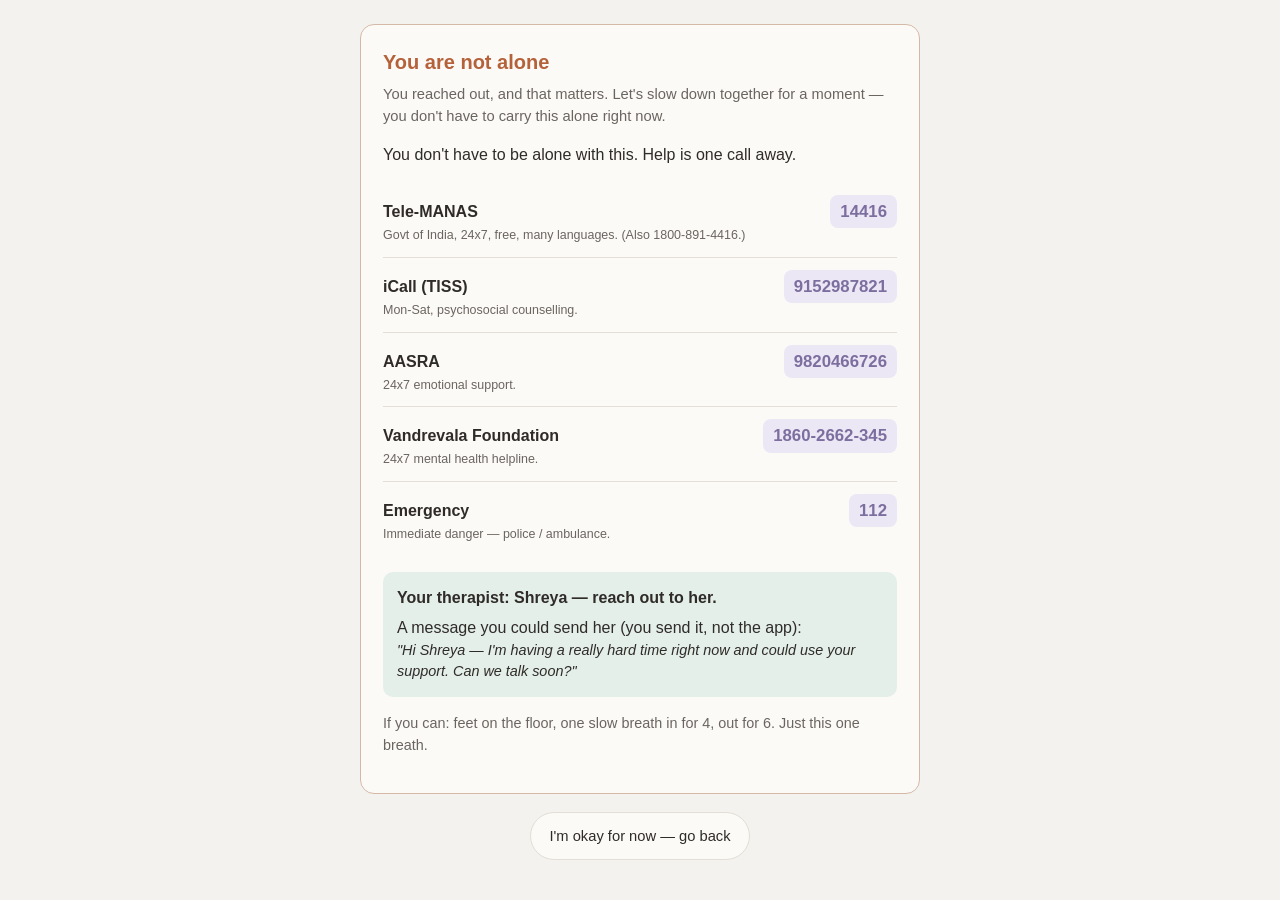
<file: dr_alex/room/crisis.html>
<!DOCTYPE html>
<html lang="en">
<head>
  <meta charset="utf-8" />
  <meta name="viewport" content="width=device-width, initial-scale=1, viewport-fit=cover" />
  <meta name="theme-color" content="#f4f2ee" media="(prefers-color-scheme: light)" />
  <meta name="theme-color" content="#16181f" media="(prefers-color-scheme: dark)" />
  <title>Help right now · The Room</title>
  <!-- Fully self-contained + inline: this page is PRECACHED and must render OFFLINE with the
       Mac asleep or off-network. It carries ZERO personal data and ZERO session state — only
       the hard-coded India crisis resources (mirrors safety/crisis_card.py). -->
  <style>
    :root {
      color-scheme: light dark;
      --bg: #f4f2ee; --surface: #fbfaf7; --text: #2f2b28; --muted: #6b6560;
      --accent: #7c6f9f; --accent-soft: #ece7f5; --sage-soft: #e4efe9;
      --crisis: #b5623a; --border: #e3ded5;
    }
    @media (prefers-color-scheme: dark) {
      :root {
        --bg: #16181f; --surface: #1e2029; --text: #e7e4de; --muted: #9a978f;
        --accent: #b3a6df; --accent-soft: #2a2740; --sage-soft: #203029;
        --crisis: #d9a86a; --border: #2c2f3a;
      }
    }
    * { box-sizing: border-box; }
    body {
      margin: 0; min-height: 100vh; background: var(--bg); color: var(--text);
      font-family: -apple-system, BlinkMacSystemFont, "Segoe UI", Roboto, Arial, sans-serif;
      line-height: 1.5; padding: 24px 18px calc(24px + env(safe-area-inset-bottom, 0px));
      display: flex; flex-direction: column; align-items: center; gap: 18px;
    }
    .card {
      width: 100%; max-width: 560px; background: var(--surface);
      border: 1px solid color-mix(in srgb, var(--crisis) 30%, var(--border));
      border-radius: 14px; padding: 22px;
    }
    h1 { font-size: 1.25rem; margin: 0 0 6px; color: var(--crisis); }
    .lede { color: var(--muted); font-size: 0.92rem; margin: 0 0 16px; }
    .line {
      display: flex; align-items: baseline; justify-content: space-between; gap: 12px;
      padding: 12px 0; border-top: 1px solid var(--border);
    }
    .line:first-of-type { border-top: none; }
    .name { font-weight: 600; }
    .note { display: block; font-size: 0.78rem; color: var(--muted); margin-top: 2px; }
    .num {
      flex: none; font-size: 1.05rem; font-weight: 700; color: var(--accent);
      text-decoration: none; padding: 4px 10px; border-radius: 8px; background: var(--accent-soft);
    }
    .shreya { margin-top: 16px; padding: 14px; background: var(--sage-soft); border-radius: 10px; }
    .shreya strong { display: block; margin-bottom: 6px; }
    .draft { font-style: italic; font-size: 0.9rem; }
    .breath { margin-top: 16px; font-size: 0.9rem; color: var(--muted); }
    a.back {
      color: var(--text); text-decoration: none; border: 1px solid var(--border);
      background: var(--surface); padding: 12px 18px; border-radius: 999px; font-size: 0.92rem;
    }
  </style>
</head>
<body>
  <div class="card">
    <h1>You are not alone</h1>
    <p class="lede">You reached out, and that matters. Let's slow down together for a moment — you don't have to carry this alone right now.</p>
    <p>You don't have to be alone with this. Help is one call away.</p>

    <div class="line"><div><span class="name">Tele-MANAS</span><span class="note">Govt of India, 24x7, free, many languages. (Also 1800-891-4416.)</span></div><a class="num" href="tel:14416">14416</a></div>
    <div class="line"><div><span class="name">iCall (TISS)</span><span class="note">Mon-Sat, psychosocial counselling.</span></div><a class="num" href="tel:9152987821">9152987821</a></div>
    <div class="line"><div><span class="name">AASRA</span><span class="note">24x7 emotional support.</span></div><a class="num" href="tel:9820466726">9820466726</a></div>
    <div class="line"><div><span class="name">Vandrevala Foundation</span><span class="note">24x7 mental health helpline.</span></div><a class="num" href="tel:18602662345">1860-2662-345</a></div>
    <div class="line"><div><span class="name">Emergency</span><span class="note">Immediate danger — police / ambulance.</span></div><a class="num" href="tel:112">112</a></div>

    <div class="shreya">
      <strong>Your therapist: Shreya — reach out to her.</strong>
      <span>A message you could send her (you send it, not the app):</span>
      <div class="draft">"Hi Shreya — I'm having a really hard time right now and could use your support. Can we talk soon?"</div>
    </div>

    <p class="breath">If you can: feet on the floor, one slow breath in for 4, out for 6. Just this one breath.</p>
  </div>
  <a class="back" href="/">I'm okay for now — go back</a>
</body>
</html>
</file>
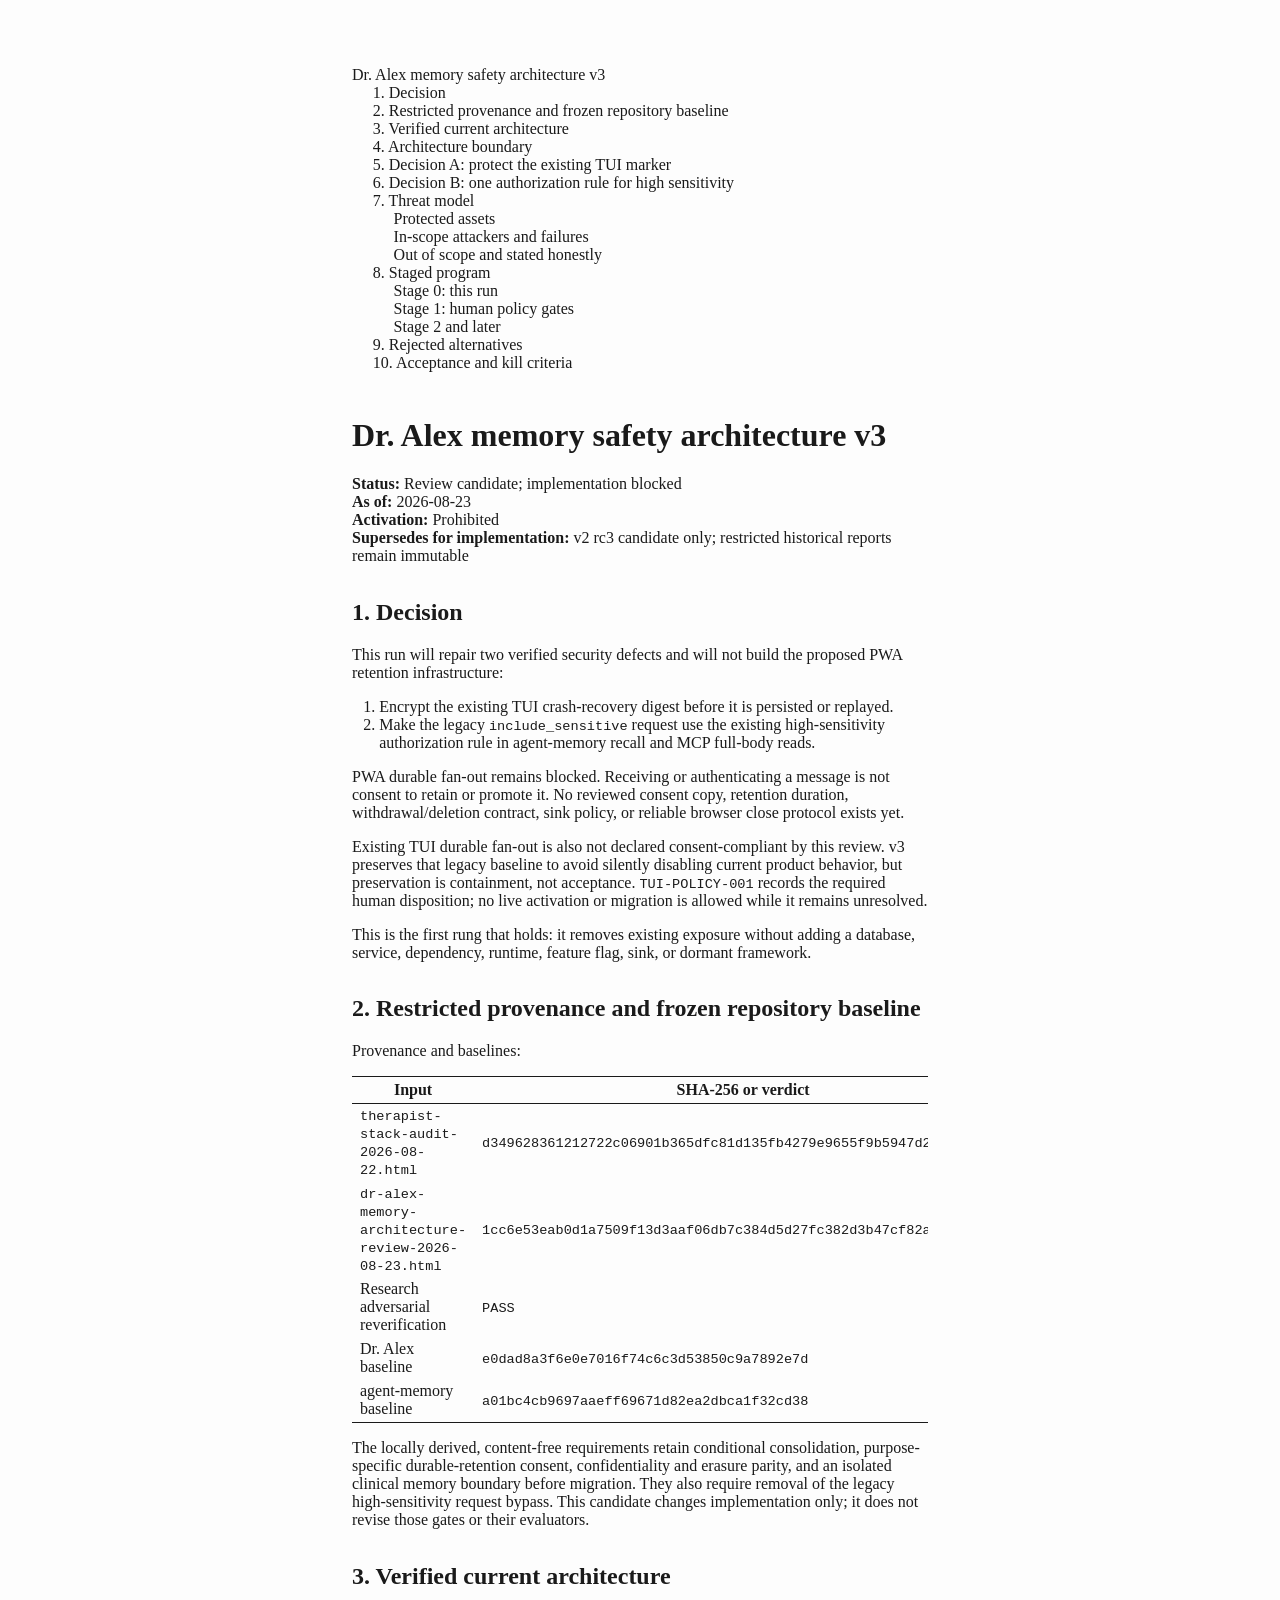
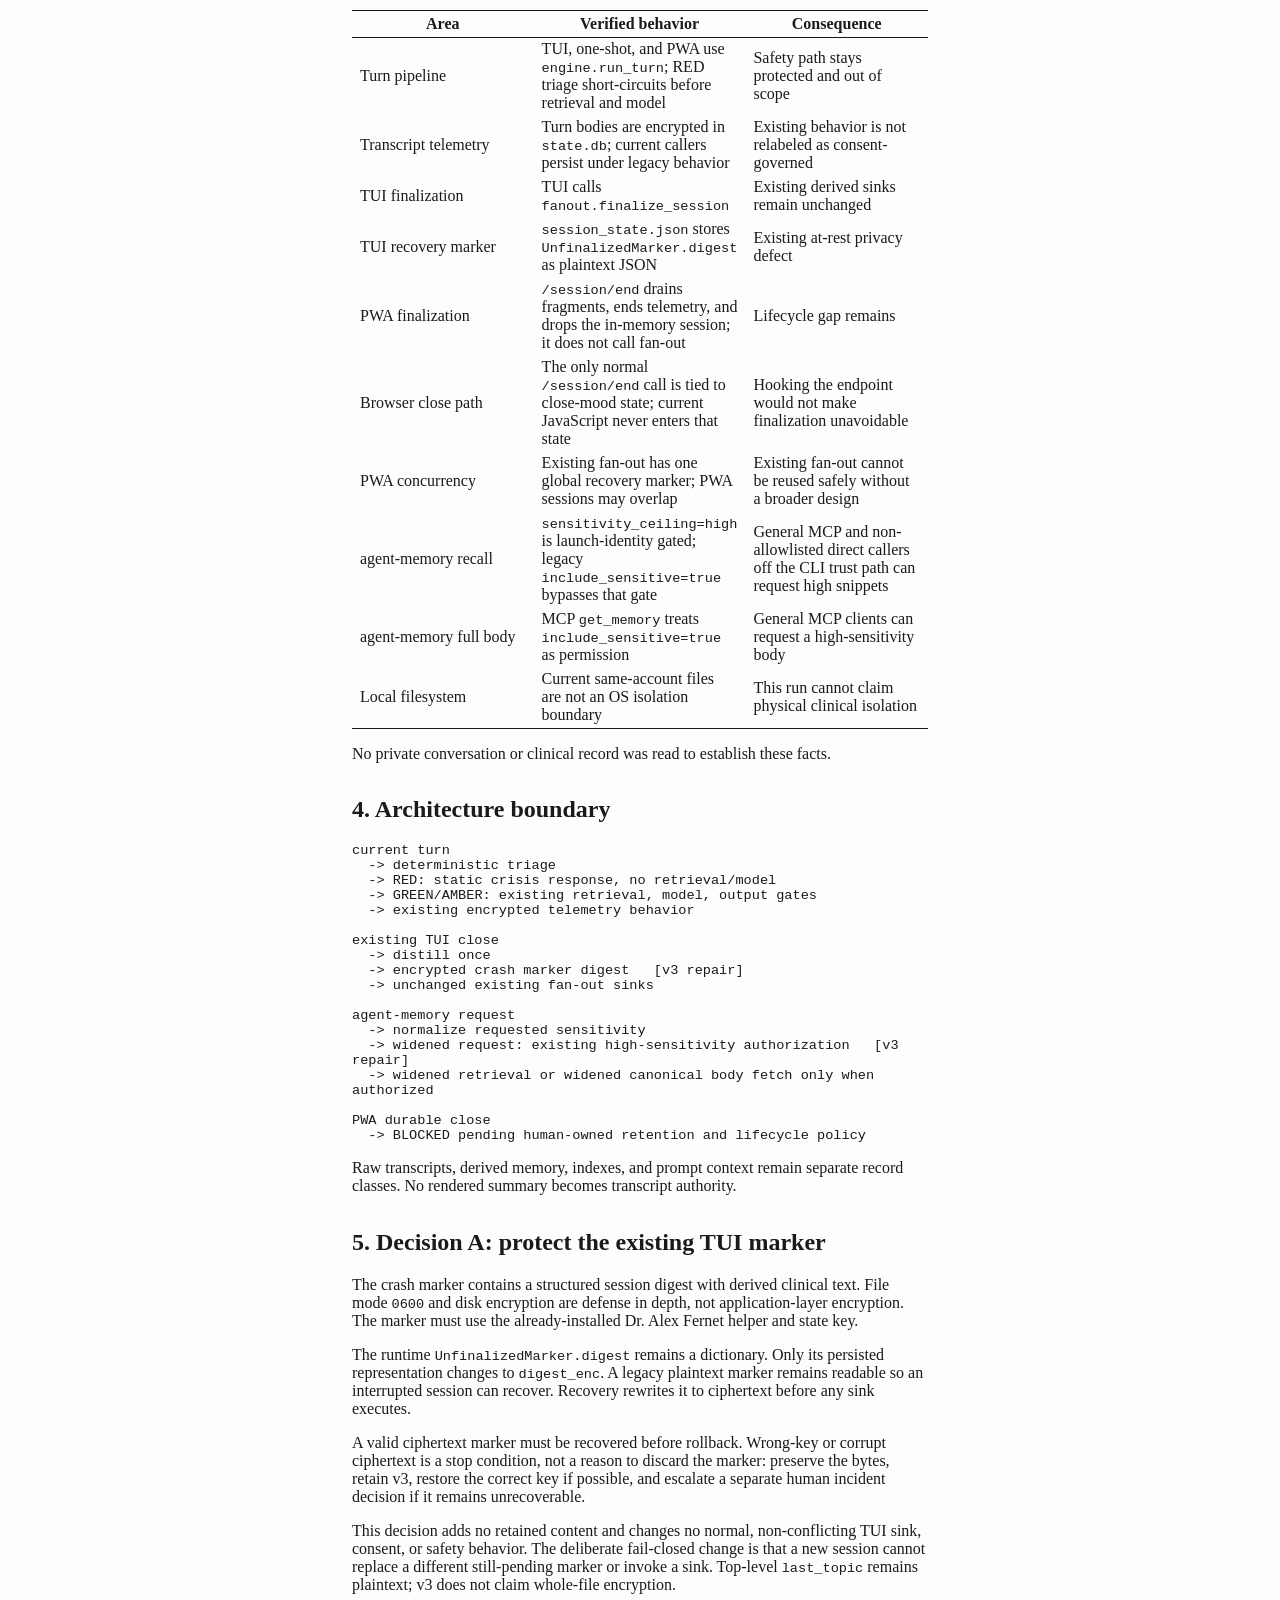
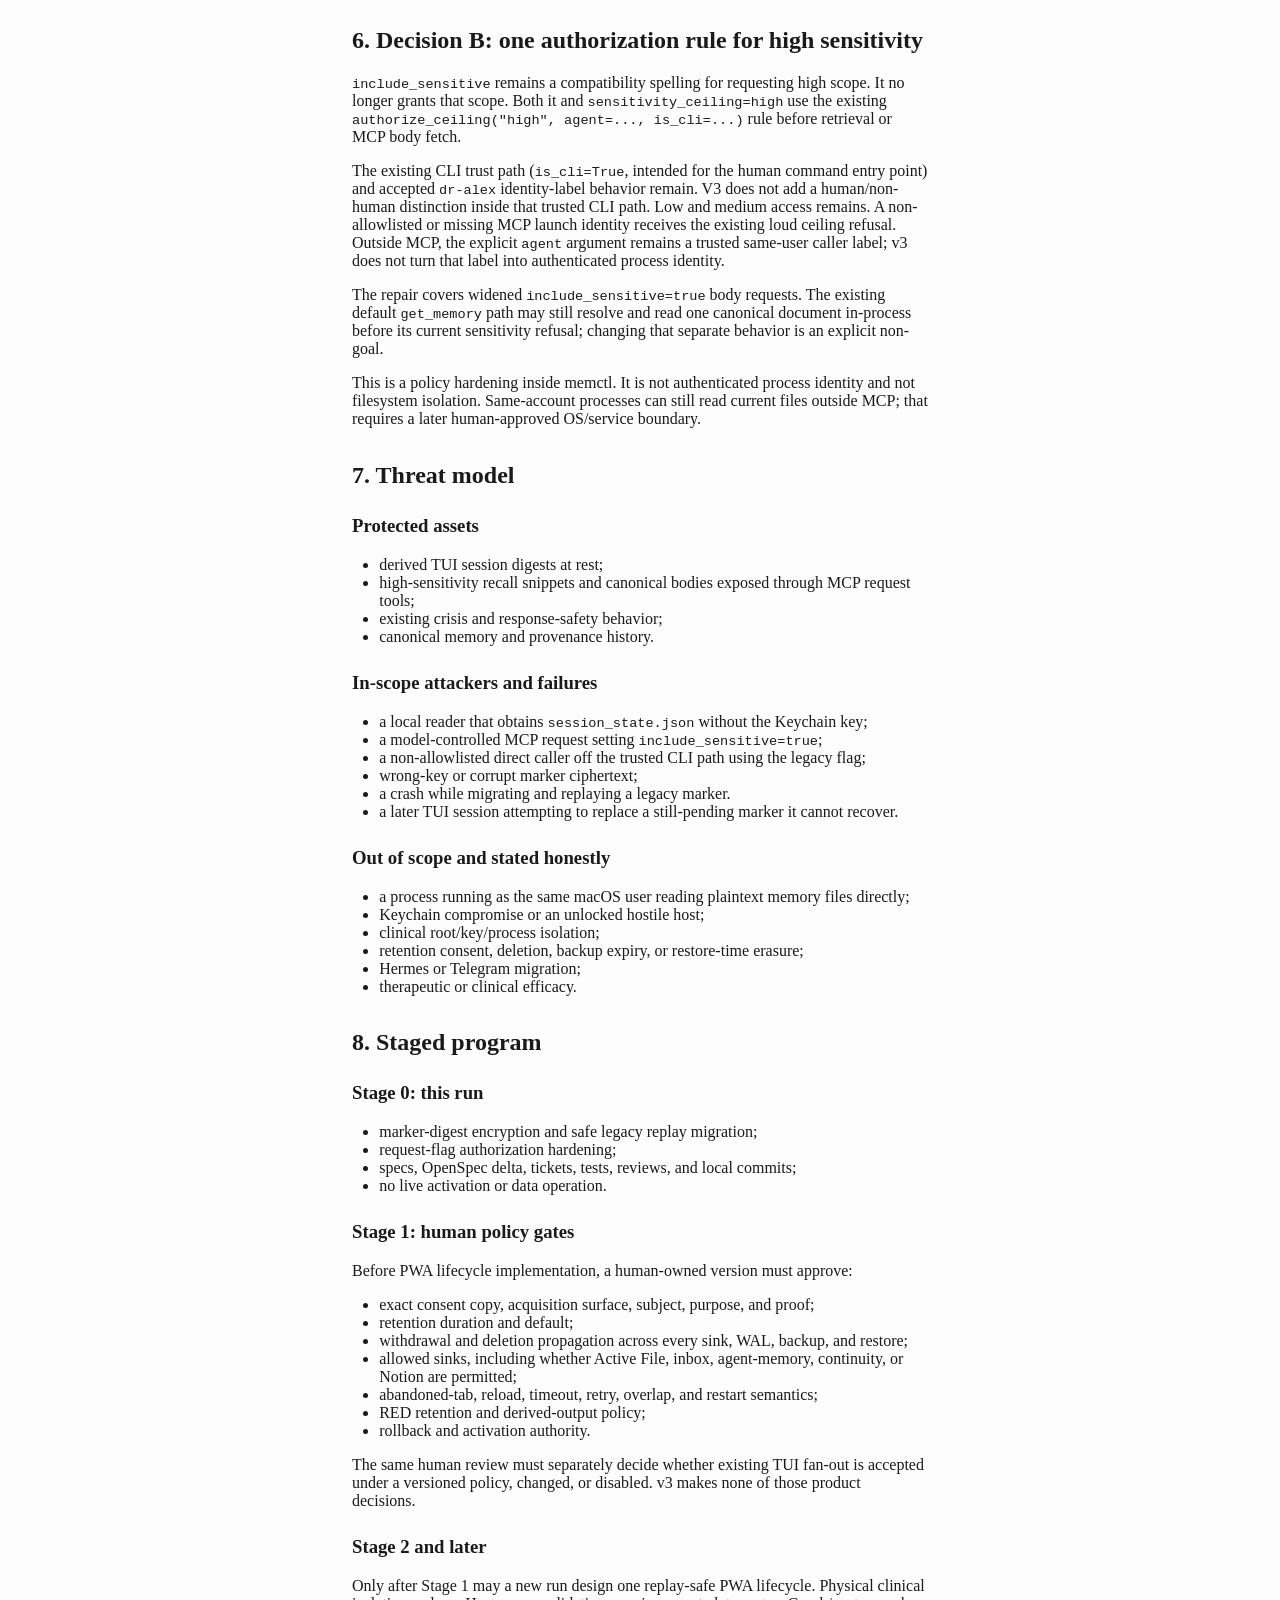
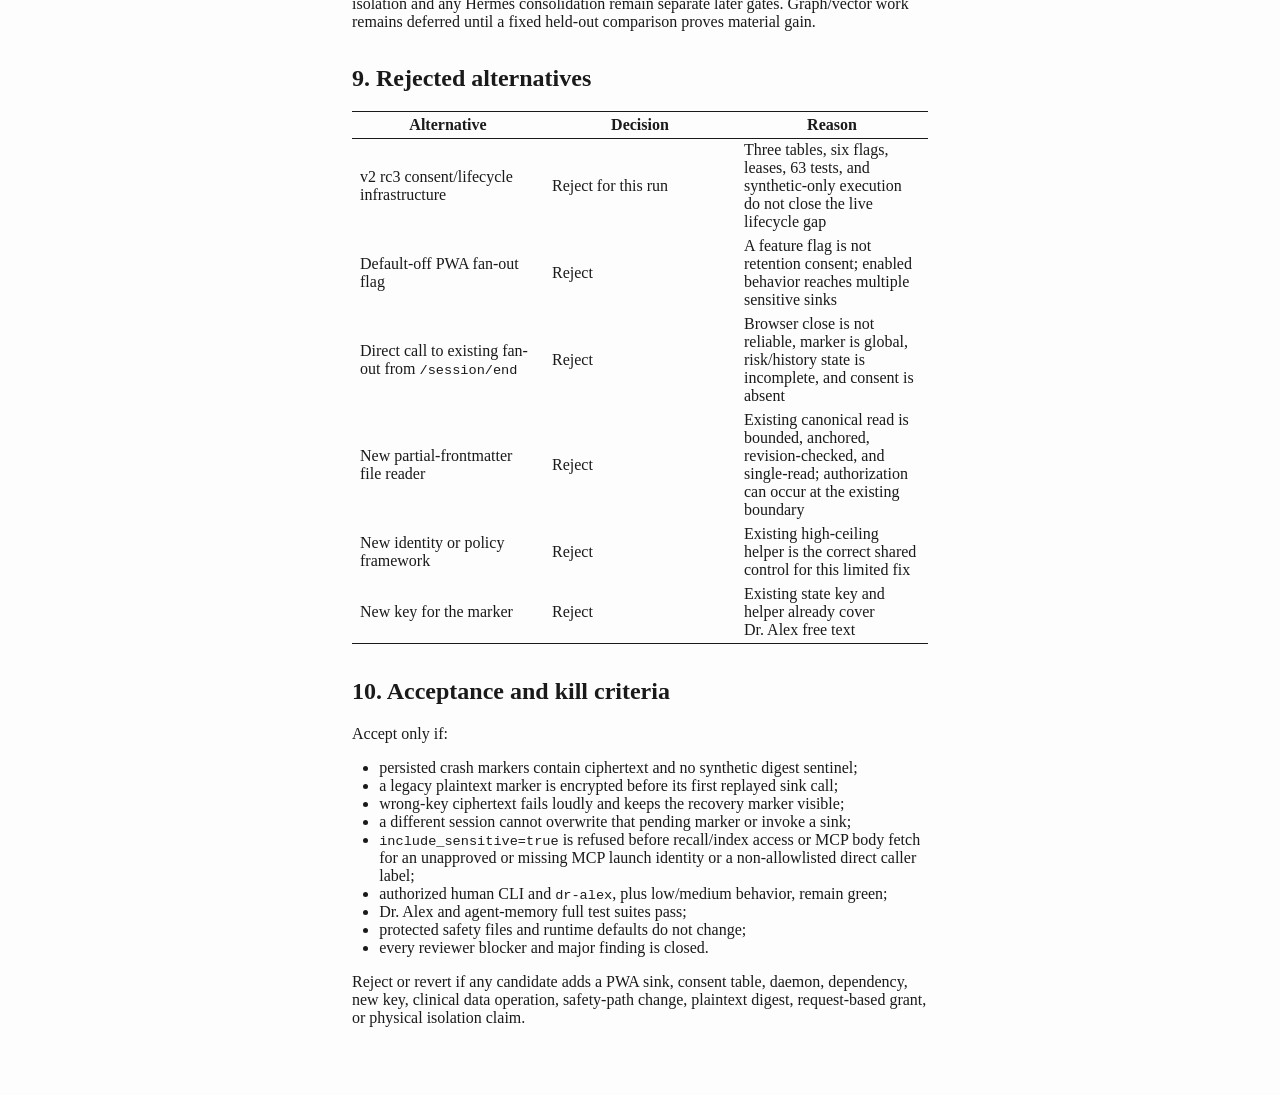
<file: docs/architecture/dr-alex-memory-architecture-v1/ARCHITECTURE-v3.html>
<!DOCTYPE html>
<html xmlns="http://www.w3.org/1999/xhtml">
<head>
  <meta charset="utf-8" />
  <meta name="generator" content="pandoc 3.10.2" />
  <meta name="viewport" content="width=device-width, initial-scale=1.0, user-scalable=yes" />
  <title>ARCHITECTURE-v3</title>
  <style>
    /* Default styles provided by pandoc.
    ** See https://pandoc.org/MANUAL.html#variables-for-html for config info.
    */
    html {
      color: #1a1a1a;
      background-color: #fdfdfd;
    }
    body {
      margin: 0 auto;
      max-width: 36em;
      padding-left: 50px;
      padding-right: 50px;
      padding-top: 50px;
      padding-bottom: 50px;
      hyphens: auto;
      overflow-wrap: break-word;
      text-rendering: optimizeLegibility;
      font-kerning: normal;
    }
    @media (max-width: 600px) {
      body {
        font-size: 0.9em;
        padding: 12px;
      }
      h1 {
        font-size: 1.8em;
      }
    }
    @media print {
      html {
        background-color: white;
      }
      body {
        background-color: transparent;
        color: black;
      }
      p, h2, h3 {
        orphans: 3;
        widows: 3;
      }
      h2, h3, h4 {
        page-break-after: avoid;
      }
    }
    p {
      margin: 1em 0;
    }
    a {
      color: #1a1a1a;
    }
    a:visited {
      color: #1a1a1a;
    }
    img {
      max-width: 100%;
    }
    svg {
      height: auto;
      max-width: 100%;
    }
    h1, h2, h3, h4, h5, h6 {
      margin-top: 1.4em;
    }
    h5, h6 {
      font-size: 1em;
      font-style: italic;
    }
    h6 {
      font-weight: normal;
    }
    ol, ul {
      padding-left: 1.7em;
      margin-top: 1em;
    }
    li > ol, li > ul {
      margin-top: 0;
    }
    blockquote {
      margin: 1em 0 1em 1.7em;
      padding-left: 1em;
      border-left: 2px solid #e6e6e6;
      color: #606060;
    }
    code {
      white-space: pre-wrap;
      font-family: Menlo, Monaco, Consolas, 'Lucida Console', monospace;
      font-size: 85%;
      margin: 0;
      hyphens: manual;
    }
    pre {
      margin: 1em 0;
      overflow: auto;
    }
    pre code {
      padding: 0;
      overflow: visible;
      overflow-wrap: normal;
    }
    .sourceCode {
     background-color: transparent;
     overflow: visible;
    }
    hr {
      border: none;
      border-top: 1px solid #1a1a1a;
      height: 1px;
      margin: 1em 0;
    }
    table {
      margin: 1em 0;
      border-collapse: collapse;
      width: 100%;
      overflow-x: auto;
      display: block;
      font-variant-numeric: lining-nums tabular-nums;
    }
    table caption {
      margin-bottom: 0.75em;
    }
    tbody {
      margin-top: 0.5em;
      border-top: 1px solid #1a1a1a;
      border-bottom: 1px solid #1a1a1a;
    }
    th {
      border-top: 1px solid #1a1a1a;
      padding: 0.25em 0.5em 0.25em 0.5em;
    }
    td {
      padding: 0.125em 0.5em 0.25em 0.5em;
    }
    header {
      margin-bottom: 4em;
      text-align: center;
    }
    #TOC li {
      list-style: none;
    }
    #TOC ul {
      padding-left: 1.3em;
    }
    #TOC > ul {
      padding-left: 0;
    }
    #TOC a:not(:hover) {
      text-decoration: none;
    }
    span.smallcaps{font-variant: small-caps;}
    div.columns{display: flex; gap: 1.5em;}
    div.column{flex: auto;}
    @media screen {
    div.columns{gap: min(4vw, 1.5em);}
    div.column{overflow-x: auto;}
    }
    div.hanging-indent{margin-left: 1.5em; text-indent: -1.5em;}
    /* The extra [class] is a hack that increases specificity enough to
       override a similar rule in reveal.js */
    ul.task-list[class]{list-style: none;}
    ul.task-list li input[type="checkbox"] {
      font-size: inherit;
      width: 0.8em;
      margin: 0 0.8em 0.2em -1.6em;
      vertical-align: middle;
    }
    .display.math{display: block; text-align: center; margin: 0.5rem auto;}
  </style>
</head>
<body>
<nav id="TOC" role="doc-toc">
<ul>
<li><a href="#dr.-alex-memory-safety-architecture-v3"
id="toc-dr.-alex-memory-safety-architecture-v3">Dr. Alex memory safety
architecture v3</a>
<ul>
<li><a href="#decision" id="toc-decision">1. Decision</a></li>
<li><a href="#restricted-provenance-and-frozen-repository-baseline"
id="toc-restricted-provenance-and-frozen-repository-baseline">2.
Restricted provenance and frozen repository baseline</a></li>
<li><a href="#verified-current-architecture"
id="toc-verified-current-architecture">3. Verified current
architecture</a></li>
<li><a href="#architecture-boundary" id="toc-architecture-boundary">4.
Architecture boundary</a></li>
<li><a href="#decision-a-protect-the-existing-tui-marker"
id="toc-decision-a-protect-the-existing-tui-marker">5. Decision A:
protect the existing TUI marker</a></li>
<li><a href="#decision-b-one-authorization-rule-for-high-sensitivity"
id="toc-decision-b-one-authorization-rule-for-high-sensitivity">6.
Decision B: one authorization rule for high sensitivity</a></li>
<li><a href="#threat-model" id="toc-threat-model">7. Threat model</a>
<ul>
<li><a href="#protected-assets" id="toc-protected-assets">Protected
assets</a></li>
<li><a href="#in-scope-attackers-and-failures"
id="toc-in-scope-attackers-and-failures">In-scope attackers and
failures</a></li>
<li><a href="#out-of-scope-and-stated-honestly"
id="toc-out-of-scope-and-stated-honestly">Out of scope and stated
honestly</a></li>
</ul></li>
<li><a href="#staged-program" id="toc-staged-program">8. Staged
program</a>
<ul>
<li><a href="#stage-0-this-run" id="toc-stage-0-this-run">Stage 0: this
run</a></li>
<li><a href="#stage-1-human-policy-gates"
id="toc-stage-1-human-policy-gates">Stage 1: human policy gates</a></li>
<li><a href="#stage-2-and-later" id="toc-stage-2-and-later">Stage 2 and
later</a></li>
</ul></li>
<li><a href="#rejected-alternatives" id="toc-rejected-alternatives">9.
Rejected alternatives</a></li>
<li><a href="#acceptance-and-kill-criteria"
id="toc-acceptance-and-kill-criteria">10. Acceptance and kill
criteria</a></li>
</ul></li>
</ul>
</nav>
<h1 id="dr.-alex-memory-safety-architecture-v3">Dr. Alex memory safety
architecture v3</h1>
<p><strong>Status:</strong> Review candidate; implementation
blocked<br />
<strong>As of:</strong> 2026-08-23<br />
<strong>Activation:</strong> Prohibited<br />
<strong>Supersedes for implementation:</strong> v2 rc3 candidate only;
restricted historical reports remain immutable</p>
<h2 id="decision">1. Decision</h2>
<p>This run will repair two verified security defects and will not build
the proposed PWA retention infrastructure:</p>
<ol type="1">
<li>Encrypt the existing TUI crash-recovery digest before it is
persisted or replayed.</li>
<li>Make the legacy <code>include_sensitive</code> request use the
existing high-sensitivity authorization rule in agent-memory recall and
MCP full-body reads.</li>
</ol>
<p>PWA durable fan-out remains blocked. Receiving or authenticating a
message is not consent to retain or promote it. No reviewed consent
copy, retention duration, withdrawal/deletion contract, sink policy, or
reliable browser close protocol exists yet.</p>
<p>Existing TUI durable fan-out is also not declared consent-compliant
by this review. v3 preserves that legacy baseline to avoid silently
disabling current product behavior, but preservation is containment, not
acceptance. <code>TUI-POLICY-001</code> records the required human
disposition; no live activation or migration is allowed while it remains
unresolved.</p>
<p>This is the first rung that holds: it removes existing exposure
without adding a database, service, dependency, runtime, feature flag,
sink, or dormant framework.</p>
<h2 id="restricted-provenance-and-frozen-repository-baseline">2.
Restricted provenance and frozen repository baseline</h2>
<p>Provenance and baselines:</p>
<table>
<colgroup>
<col style="width: 50%" />
<col style="width: 50%" />
</colgroup>
<thead>
<tr>
<th>Input</th>
<th>SHA-256 or verdict</th>
</tr>
</thead>
<tbody>
<tr>
<td><code>therapist-stack-audit-2026-08-22.html</code></td>
<td><code>d349628361212722c06901b365dfc81d135fb4279e9655f9b5947d2a4c6e9005</code></td>
</tr>
<tr>
<td><code>dr-alex-memory-architecture-review-2026-08-23.html</code></td>
<td><code>1cc6e53eab0d1a7509f13d3aaf06db7c384d5d27fc382d3b47cf82a81372320c</code></td>
</tr>
<tr>
<td>Research adversarial reverification</td>
<td><code>PASS</code></td>
</tr>
<tr>
<td>Dr. Alex baseline</td>
<td><code>e0dad8a3f6e0e7016f74c6c3d53850c9a7892e7d</code></td>
</tr>
<tr>
<td>agent-memory baseline</td>
<td><code>a01bc4cb9697aaeff69671d82ea2dbca1f32cd38</code></td>
</tr>
</tbody>
</table>
<p>The locally derived, content-free requirements retain conditional
consolidation, purpose-specific durable-retention consent,
confidentiality and erasure parity, and an isolated clinical memory
boundary before migration. They also require removal of the legacy
high-sensitivity request bypass. This candidate changes implementation
only; it does not revise those gates or their evaluators.</p>
<h2 id="verified-current-architecture">3. Verified current
architecture</h2>
<table>
<colgroup>
<col style="width: 33%" />
<col style="width: 33%" />
<col style="width: 33%" />
</colgroup>
<thead>
<tr>
<th>Area</th>
<th>Verified behavior</th>
<th>Consequence</th>
</tr>
</thead>
<tbody>
<tr>
<td>Turn pipeline</td>
<td>TUI, one-shot, and PWA use <code>engine.run_turn</code>; RED triage
short-circuits before retrieval and model</td>
<td>Safety path stays protected and out of scope</td>
</tr>
<tr>
<td>Transcript telemetry</td>
<td>Turn bodies are encrypted in <code>state.db</code>; current callers
persist under legacy behavior</td>
<td>Existing behavior is not relabeled as consent-governed</td>
</tr>
<tr>
<td>TUI finalization</td>
<td>TUI calls <code>fanout.finalize_session</code></td>
<td>Existing derived sinks remain unchanged</td>
</tr>
<tr>
<td>TUI recovery marker</td>
<td><code>session_state.json</code> stores
<code>UnfinalizedMarker.digest</code> as plaintext JSON</td>
<td>Existing at-rest privacy defect</td>
</tr>
<tr>
<td>PWA finalization</td>
<td><code>/session/end</code> drains fragments, ends telemetry, and
drops the in-memory session; it does not call fan-out</td>
<td>Lifecycle gap remains</td>
</tr>
<tr>
<td>Browser close path</td>
<td>The only normal <code>/session/end</code> call is tied to close-mood
state; current JavaScript never enters that state</td>
<td>Hooking the endpoint would not make finalization unavoidable</td>
</tr>
<tr>
<td>PWA concurrency</td>
<td>Existing fan-out has one global recovery marker; PWA sessions may
overlap</td>
<td>Existing fan-out cannot be reused safely without a broader
design</td>
</tr>
<tr>
<td>agent-memory recall</td>
<td><code>sensitivity_ceiling=high</code> is launch-identity gated;
legacy <code>include_sensitive=true</code> bypasses that gate</td>
<td>General MCP and non-allowlisted direct callers off the CLI trust
path can request high snippets</td>
</tr>
<tr>
<td>agent-memory full body</td>
<td>MCP <code>get_memory</code> treats
<code>include_sensitive=true</code> as permission</td>
<td>General MCP clients can request a high-sensitivity body</td>
</tr>
<tr>
<td>Local filesystem</td>
<td>Current same-account files are not an OS isolation boundary</td>
<td>This run cannot claim physical clinical isolation</td>
</tr>
</tbody>
</table>
<p>No private conversation or clinical record was read to establish
these facts.</p>
<h2 id="architecture-boundary">4. Architecture boundary</h2>
<pre class="text"><code>current turn
  -&gt; deterministic triage
  -&gt; RED: static crisis response, no retrieval/model
  -&gt; GREEN/AMBER: existing retrieval, model, output gates
  -&gt; existing encrypted telemetry behavior

existing TUI close
  -&gt; distill once
  -&gt; encrypted crash marker digest   [v3 repair]
  -&gt; unchanged existing fan-out sinks

agent-memory request
  -&gt; normalize requested sensitivity
  -&gt; widened request: existing high-sensitivity authorization   [v3 repair]
  -&gt; widened retrieval or widened canonical body fetch only when authorized

PWA durable close
  -&gt; BLOCKED pending human-owned retention and lifecycle policy</code></pre>
<p>Raw transcripts, derived memory, indexes, and prompt context remain
separate record classes. No rendered summary becomes transcript
authority.</p>
<h2 id="decision-a-protect-the-existing-tui-marker">5. Decision A:
protect the existing TUI marker</h2>
<p>The crash marker contains a structured session digest with derived
clinical text. File mode <code>0600</code> and disk encryption are
defense in depth, not application-layer encryption. The marker must use
the already-installed Dr. Alex Fernet helper and state key.</p>
<p>The runtime <code>UnfinalizedMarker.digest</code> remains a
dictionary. Only its persisted representation changes to
<code>digest_enc</code>. A legacy plaintext marker remains readable so
an interrupted session can recover. Recovery rewrites it to ciphertext
before any sink executes.</p>
<p>A valid ciphertext marker must be recovered before rollback.
Wrong-key or corrupt ciphertext is a stop condition, not a reason to
discard the marker: preserve the bytes, retain v3, restore the correct
key if possible, and escalate a separate human incident decision if it
remains unrecoverable.</p>
<p>This decision adds no retained content and changes no normal,
non-conflicting TUI sink, consent, or safety behavior. The deliberate
fail-closed change is that a new session cannot replace a different
still-pending marker or invoke a sink. Top-level <code>last_topic</code>
remains plaintext; v3 does not claim whole-file encryption.</p>
<h2 id="decision-b-one-authorization-rule-for-high-sensitivity">6.
Decision B: one authorization rule for high sensitivity</h2>
<p><code>include_sensitive</code> remains a compatibility spelling for
requesting high scope. It no longer grants that scope. Both it and
<code>sensitivity_ceiling=high</code> use the existing
<code>authorize_ceiling("high", agent=..., is_cli=...)</code> rule
before retrieval or MCP body fetch.</p>
<p>The existing CLI trust path (<code>is_cli=True</code>, intended for
the human command entry point) and accepted <code>dr-alex</code>
identity-label behavior remain. V3 does not add a human/non-human
distinction inside that trusted CLI path. Low and medium access remains.
A non-allowlisted or missing MCP launch identity receives the existing
loud ceiling refusal. Outside MCP, the explicit <code>agent</code>
argument remains a trusted same-user caller label; v3 does not turn that
label into authenticated process identity.</p>
<p>The repair covers widened <code>include_sensitive=true</code> body
requests. The existing default <code>get_memory</code> path may still
resolve and read one canonical document in-process before its current
sensitivity refusal; changing that separate behavior is an explicit
non-goal.</p>
<p>This is a policy hardening inside memctl. It is not authenticated
process identity and not filesystem isolation. Same-account processes
can still read current files outside MCP; that requires a later
human-approved OS/service boundary.</p>
<h2 id="threat-model">7. Threat model</h2>
<h3 id="protected-assets">Protected assets</h3>
<ul>
<li>derived TUI session digests at rest;</li>
<li>high-sensitivity recall snippets and canonical bodies exposed
through MCP request tools;</li>
<li>existing crisis and response-safety behavior;</li>
<li>canonical memory and provenance history.</li>
</ul>
<h3 id="in-scope-attackers-and-failures">In-scope attackers and
failures</h3>
<ul>
<li>a local reader that obtains <code>session_state.json</code> without
the Keychain key;</li>
<li>a model-controlled MCP request setting
<code>include_sensitive=true</code>;</li>
<li>a non-allowlisted direct caller off the trusted CLI path using the
legacy flag;</li>
<li>wrong-key or corrupt marker ciphertext;</li>
<li>a crash while migrating and replaying a legacy marker.</li>
<li>a later TUI session attempting to replace a still-pending marker it
cannot recover.</li>
</ul>
<h3 id="out-of-scope-and-stated-honestly">Out of scope and stated
honestly</h3>
<ul>
<li>a process running as the same macOS user reading plaintext memory
files directly;</li>
<li>Keychain compromise or an unlocked hostile host;</li>
<li>clinical root/key/process isolation;</li>
<li>retention consent, deletion, backup expiry, or restore-time
erasure;</li>
<li>Hermes or Telegram migration;</li>
<li>therapeutic or clinical efficacy.</li>
</ul>
<h2 id="staged-program">8. Staged program</h2>
<h3 id="stage-0-this-run">Stage 0: this run</h3>
<ul>
<li>marker-digest encryption and safe legacy replay migration;</li>
<li>request-flag authorization hardening;</li>
<li>specs, OpenSpec delta, tickets, tests, reviews, and local
commits;</li>
<li>no live activation or data operation.</li>
</ul>
<h3 id="stage-1-human-policy-gates">Stage 1: human policy gates</h3>
<p>Before PWA lifecycle implementation, a human-owned version must
approve:</p>
<ul>
<li>exact consent copy, acquisition surface, subject, purpose, and
proof;</li>
<li>retention duration and default;</li>
<li>withdrawal and deletion propagation across every sink, WAL, backup,
and restore;</li>
<li>allowed sinks, including whether Active File, inbox, agent-memory,
continuity, or Notion are permitted;</li>
<li>abandoned-tab, reload, timeout, retry, overlap, and restart
semantics;</li>
<li>RED retention and derived-output policy;</li>
<li>rollback and activation authority.</li>
</ul>
<p>The same human review must separately decide whether existing TUI
fan-out is accepted under a versioned policy, changed, or disabled. v3
makes none of those product decisions.</p>
<h3 id="stage-2-and-later">Stage 2 and later</h3>
<p>Only after Stage 1 may a new run design one replay-safe PWA
lifecycle. Physical clinical isolation and any Hermes consolidation
remain separate later gates. Graph/vector work remains deferred until a
fixed held-out comparison proves material gain.</p>
<h2 id="rejected-alternatives">9. Rejected alternatives</h2>
<table>
<colgroup>
<col style="width: 33%" />
<col style="width: 33%" />
<col style="width: 33%" />
</colgroup>
<thead>
<tr>
<th>Alternative</th>
<th>Decision</th>
<th>Reason</th>
</tr>
</thead>
<tbody>
<tr>
<td>v2 rc3 consent/lifecycle infrastructure</td>
<td>Reject for this run</td>
<td>Three tables, six flags, leases, 63 tests, and synthetic-only
execution do not close the live lifecycle gap</td>
</tr>
<tr>
<td>Default-off PWA fan-out flag</td>
<td>Reject</td>
<td>A feature flag is not retention consent; enabled behavior reaches
multiple sensitive sinks</td>
</tr>
<tr>
<td>Direct call to existing fan-out from <code>/session/end</code></td>
<td>Reject</td>
<td>Browser close is not reliable, marker is global, risk/history state
is incomplete, and consent is absent</td>
</tr>
<tr>
<td>New partial-frontmatter file reader</td>
<td>Reject</td>
<td>Existing canonical read is bounded, anchored, revision-checked, and
single-read; authorization can occur at the existing boundary</td>
</tr>
<tr>
<td>New identity or policy framework</td>
<td>Reject</td>
<td>Existing high-ceiling helper is the correct shared control for this
limited fix</td>
</tr>
<tr>
<td>New key for the marker</td>
<td>Reject</td>
<td>Existing state key and helper already cover Dr. Alex free text</td>
</tr>
</tbody>
</table>
<h2 id="acceptance-and-kill-criteria">10. Acceptance and kill
criteria</h2>
<p>Accept only if:</p>
<ul>
<li>persisted crash markers contain ciphertext and no synthetic digest
sentinel;</li>
<li>a legacy plaintext marker is encrypted before its first replayed
sink call;</li>
<li>wrong-key ciphertext fails loudly and keeps the recovery marker
visible;</li>
<li>a different session cannot overwrite that pending marker or invoke a
sink;</li>
<li><code>include_sensitive=true</code> is refused before recall/index
access or MCP body fetch for an unapproved or missing MCP launch
identity or a non-allowlisted direct caller label;</li>
<li>authorized human CLI and <code>dr-alex</code>, plus low/medium
behavior, remain green;</li>
<li>Dr. Alex and agent-memory full test suites pass;</li>
<li>protected safety files and runtime defaults do not change;</li>
<li>every reviewer blocker and major finding is closed.</li>
</ul>
<p>Reject or revert if any candidate adds a PWA sink, consent table,
daemon, dependency, new key, clinical data operation, safety-path
change, plaintext digest, request-based grant, or physical isolation
claim.</p>
</body>
</html>
</file>
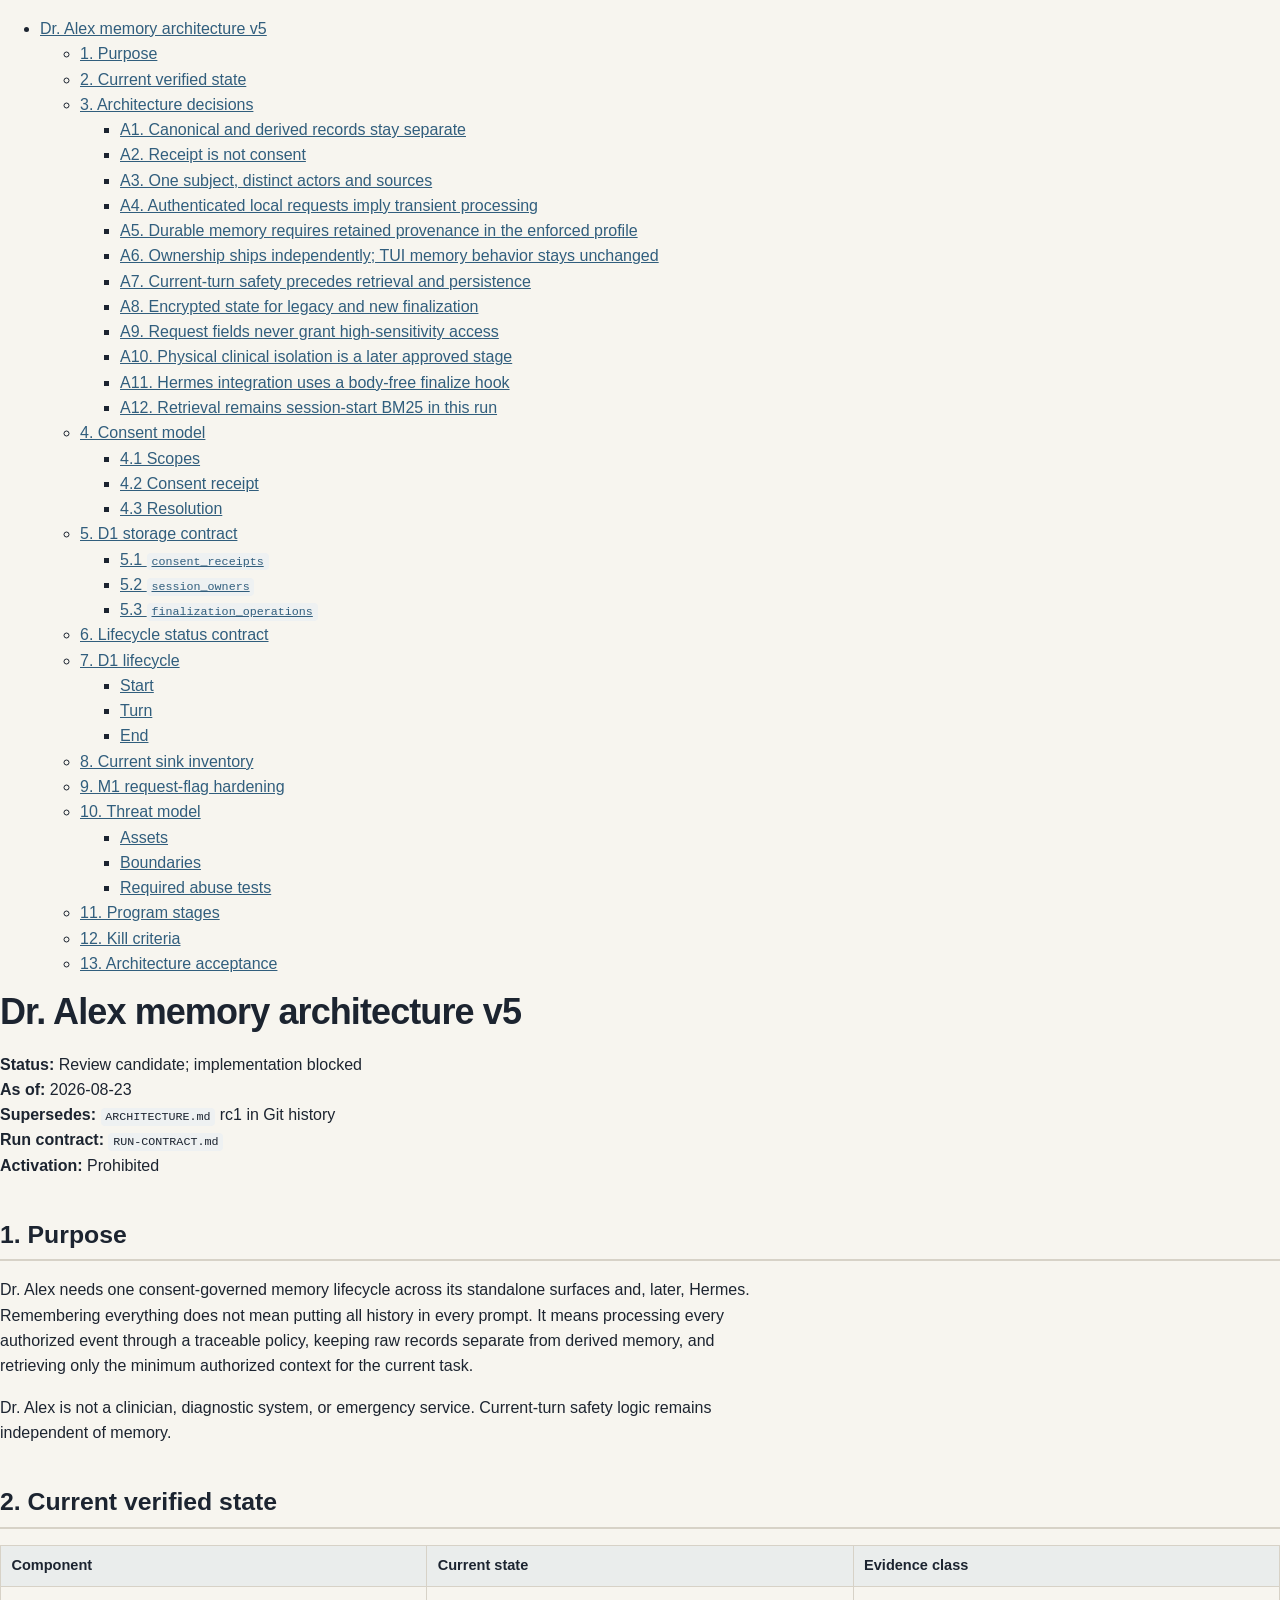
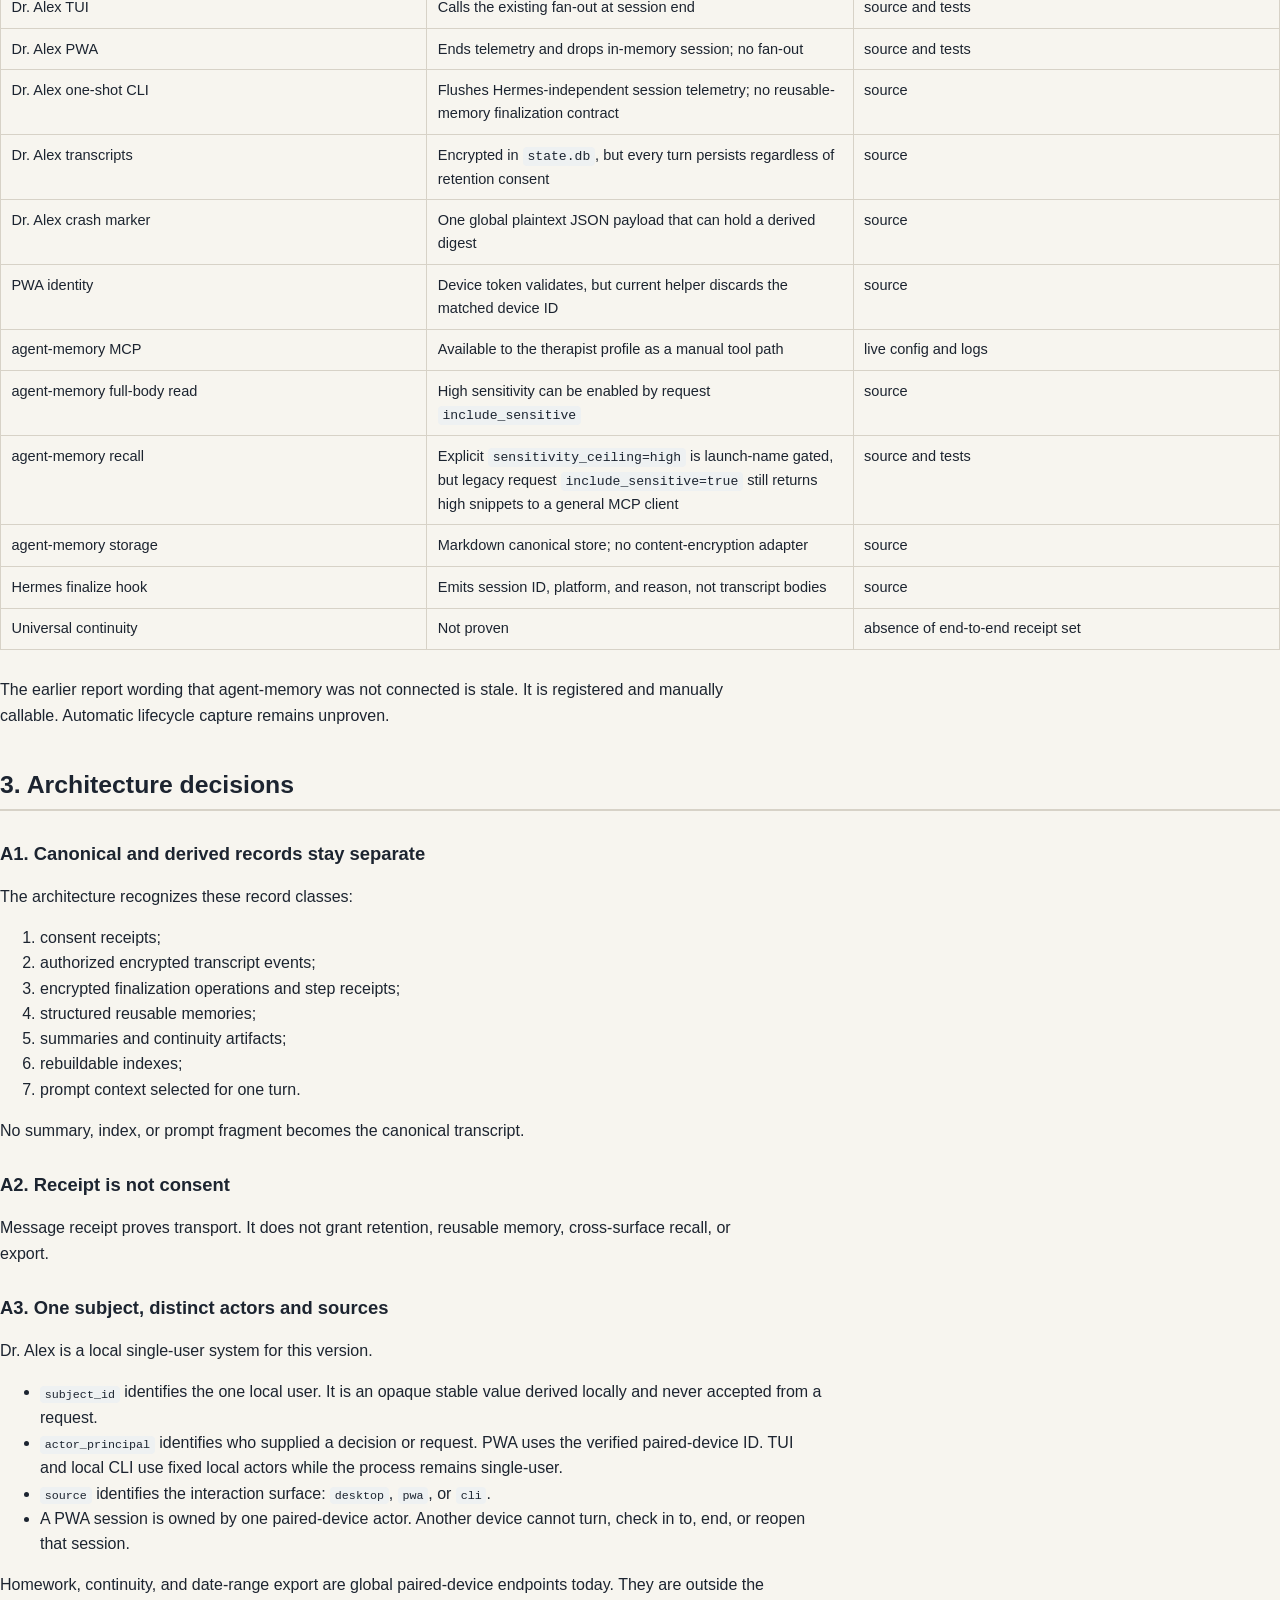
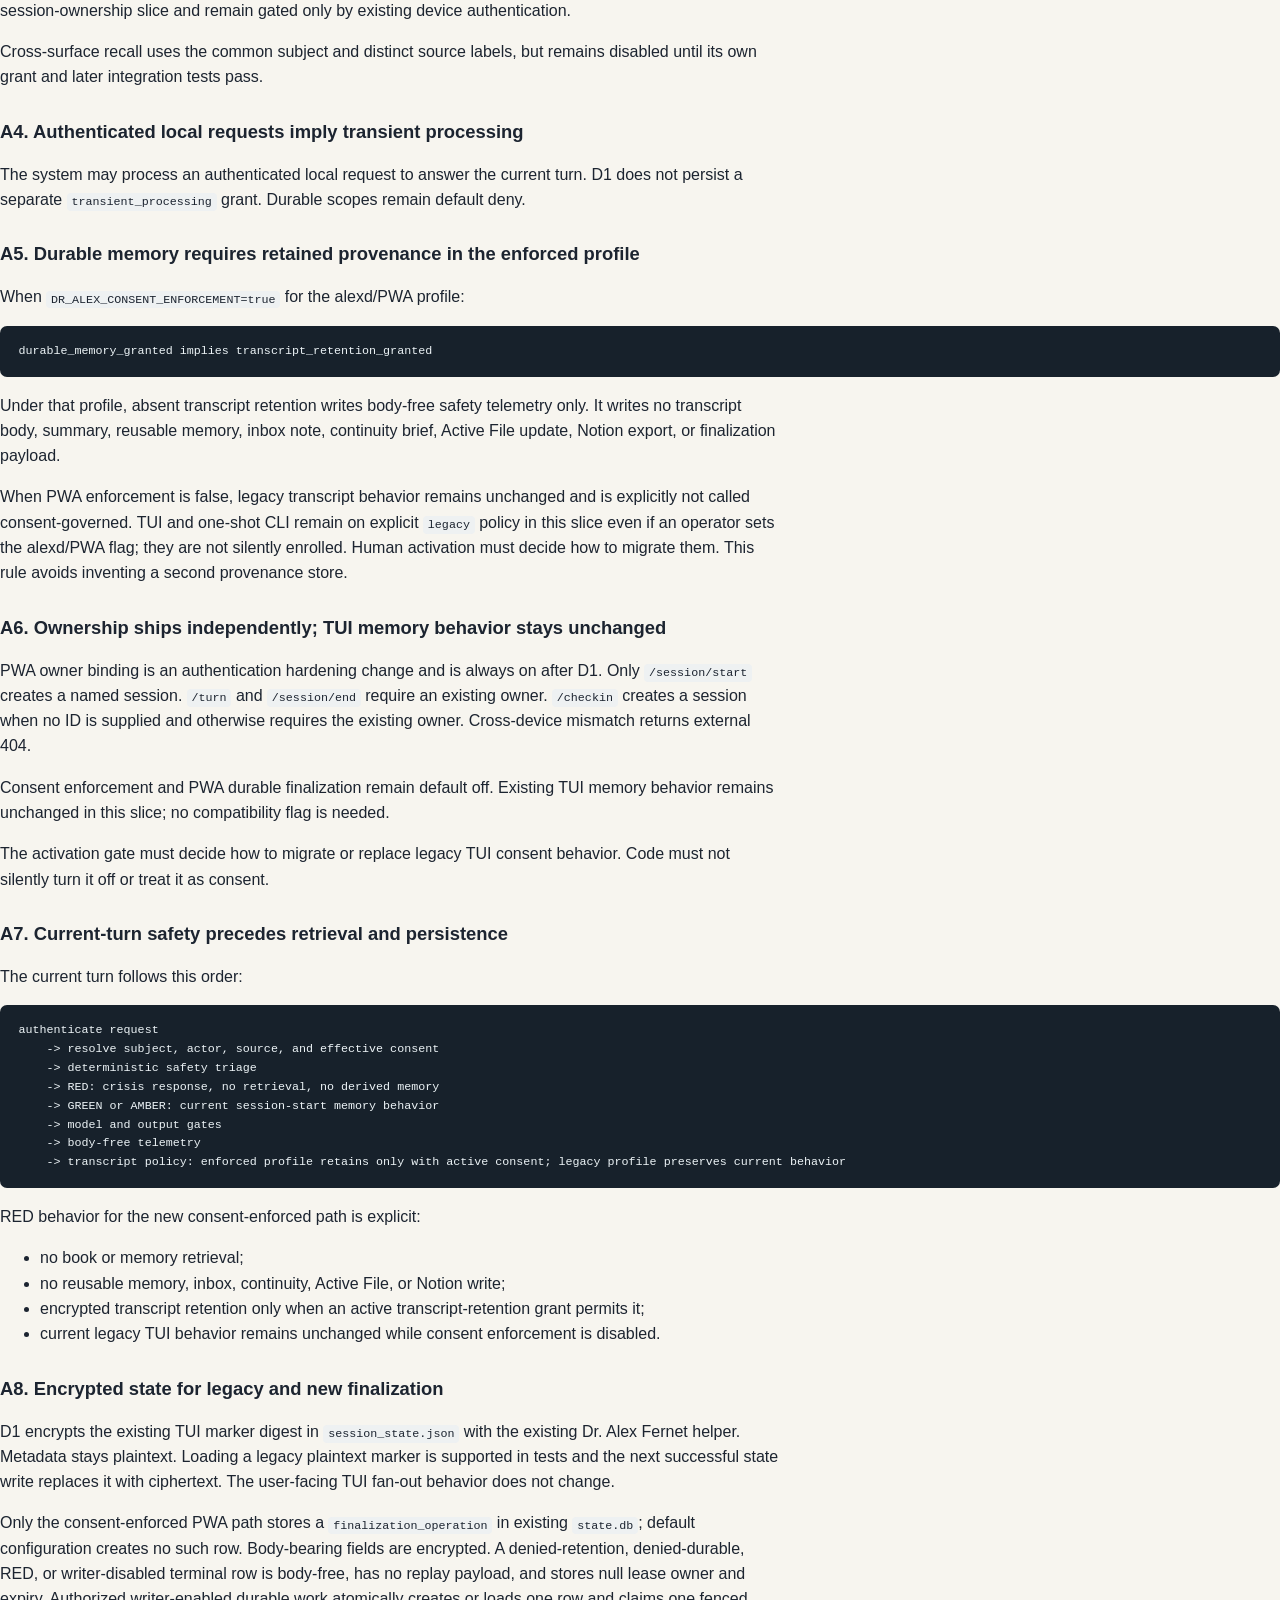
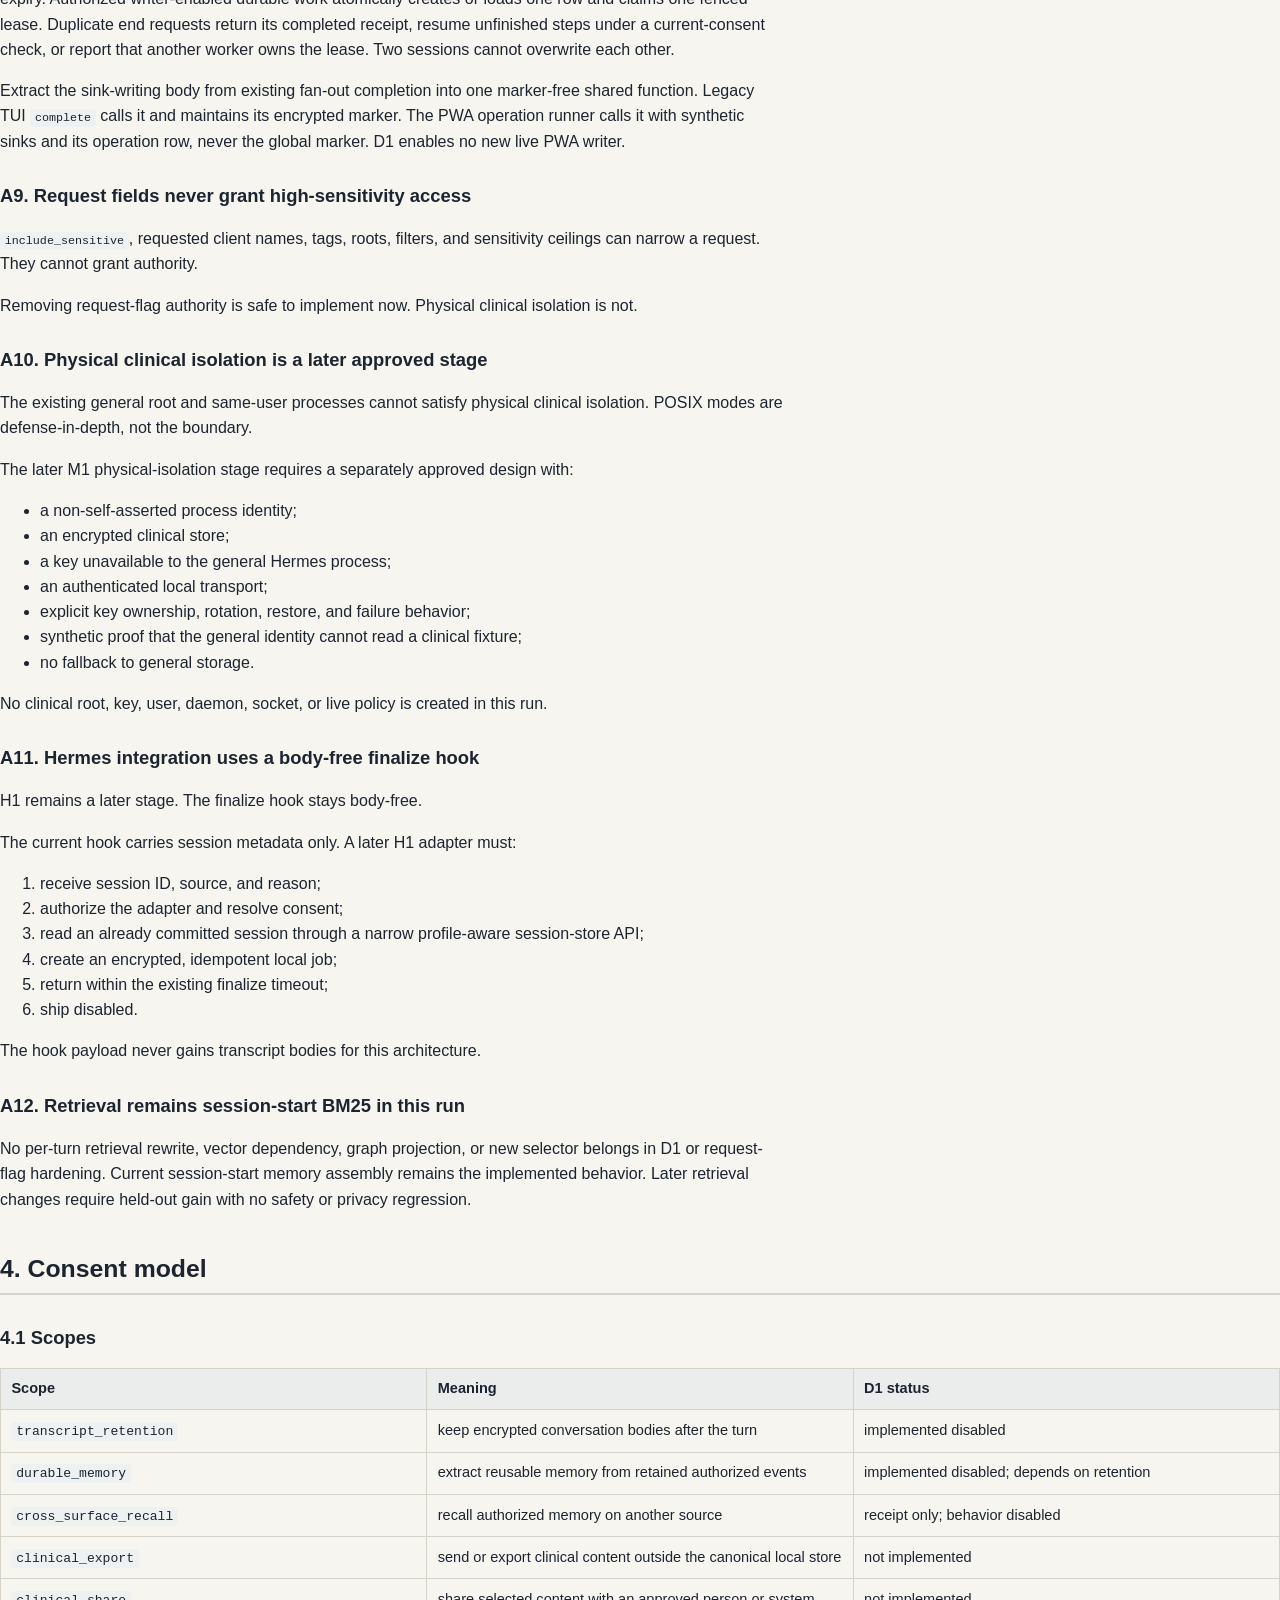
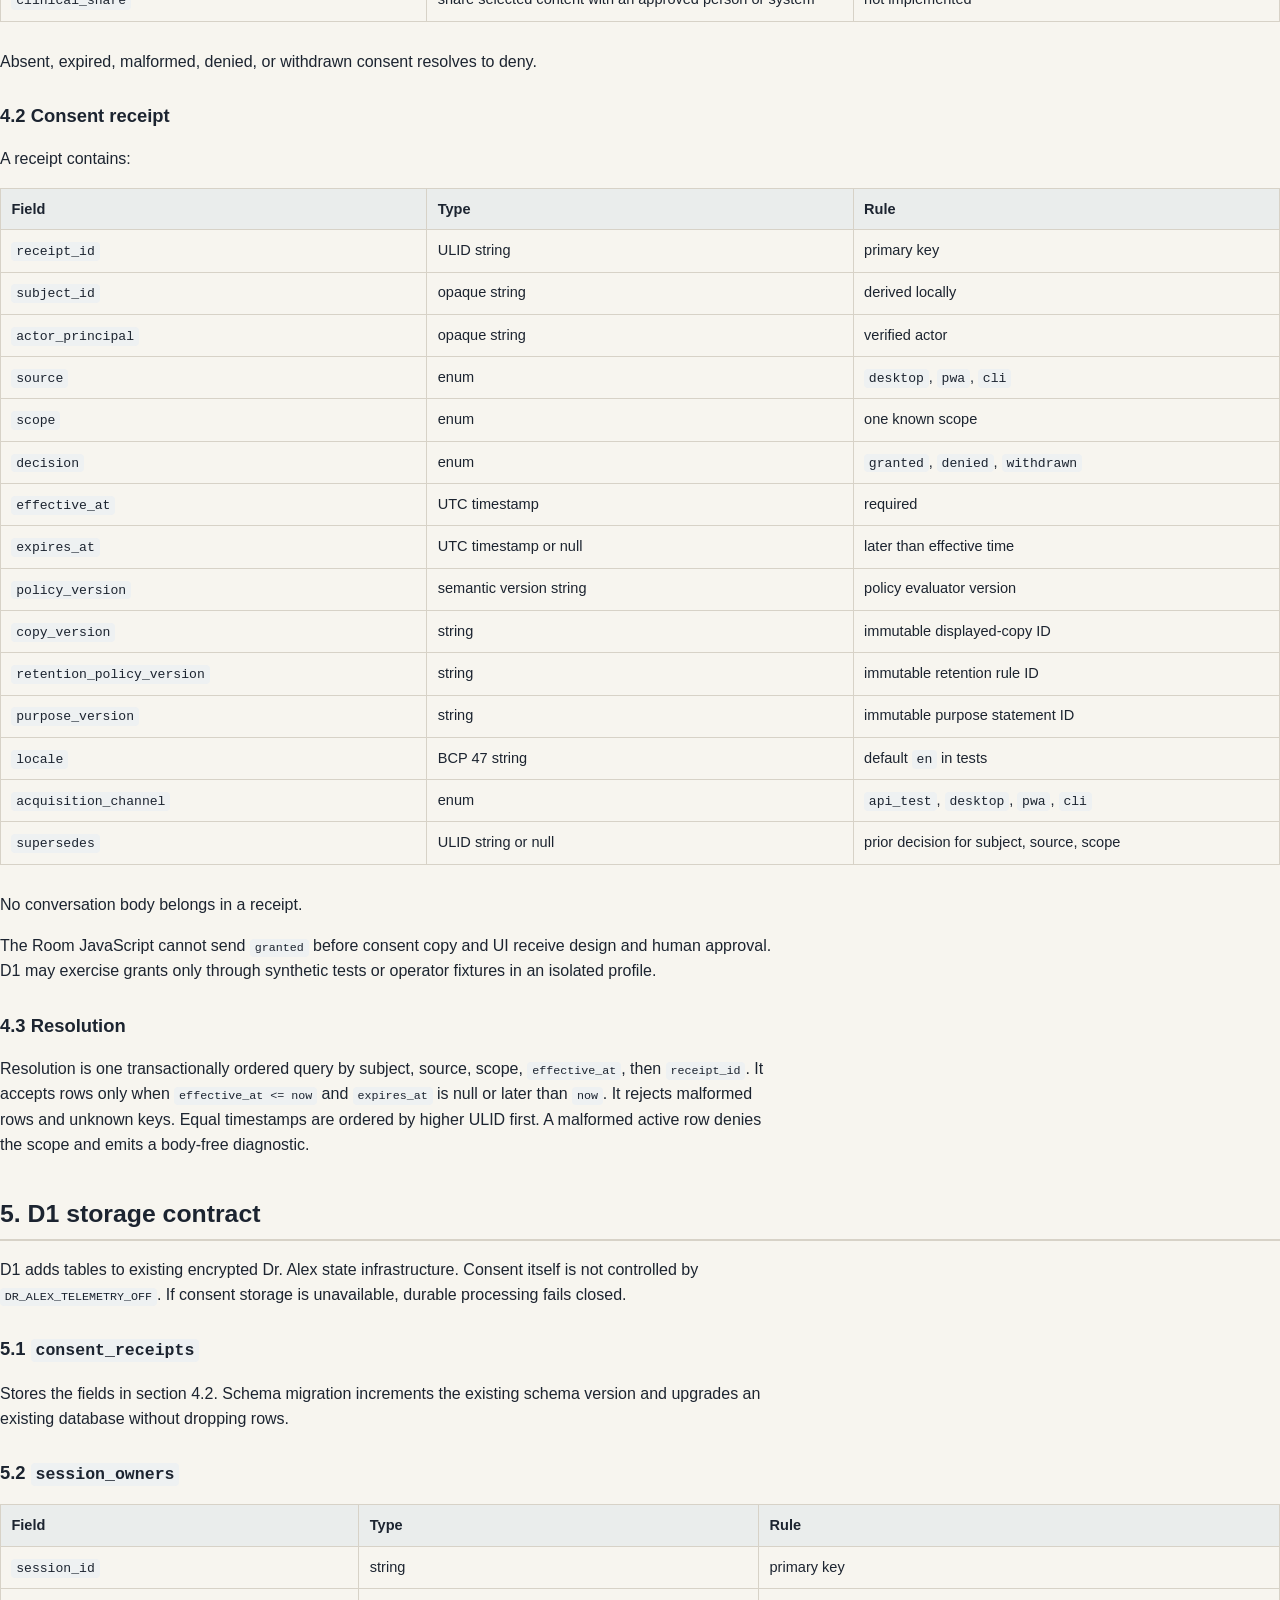
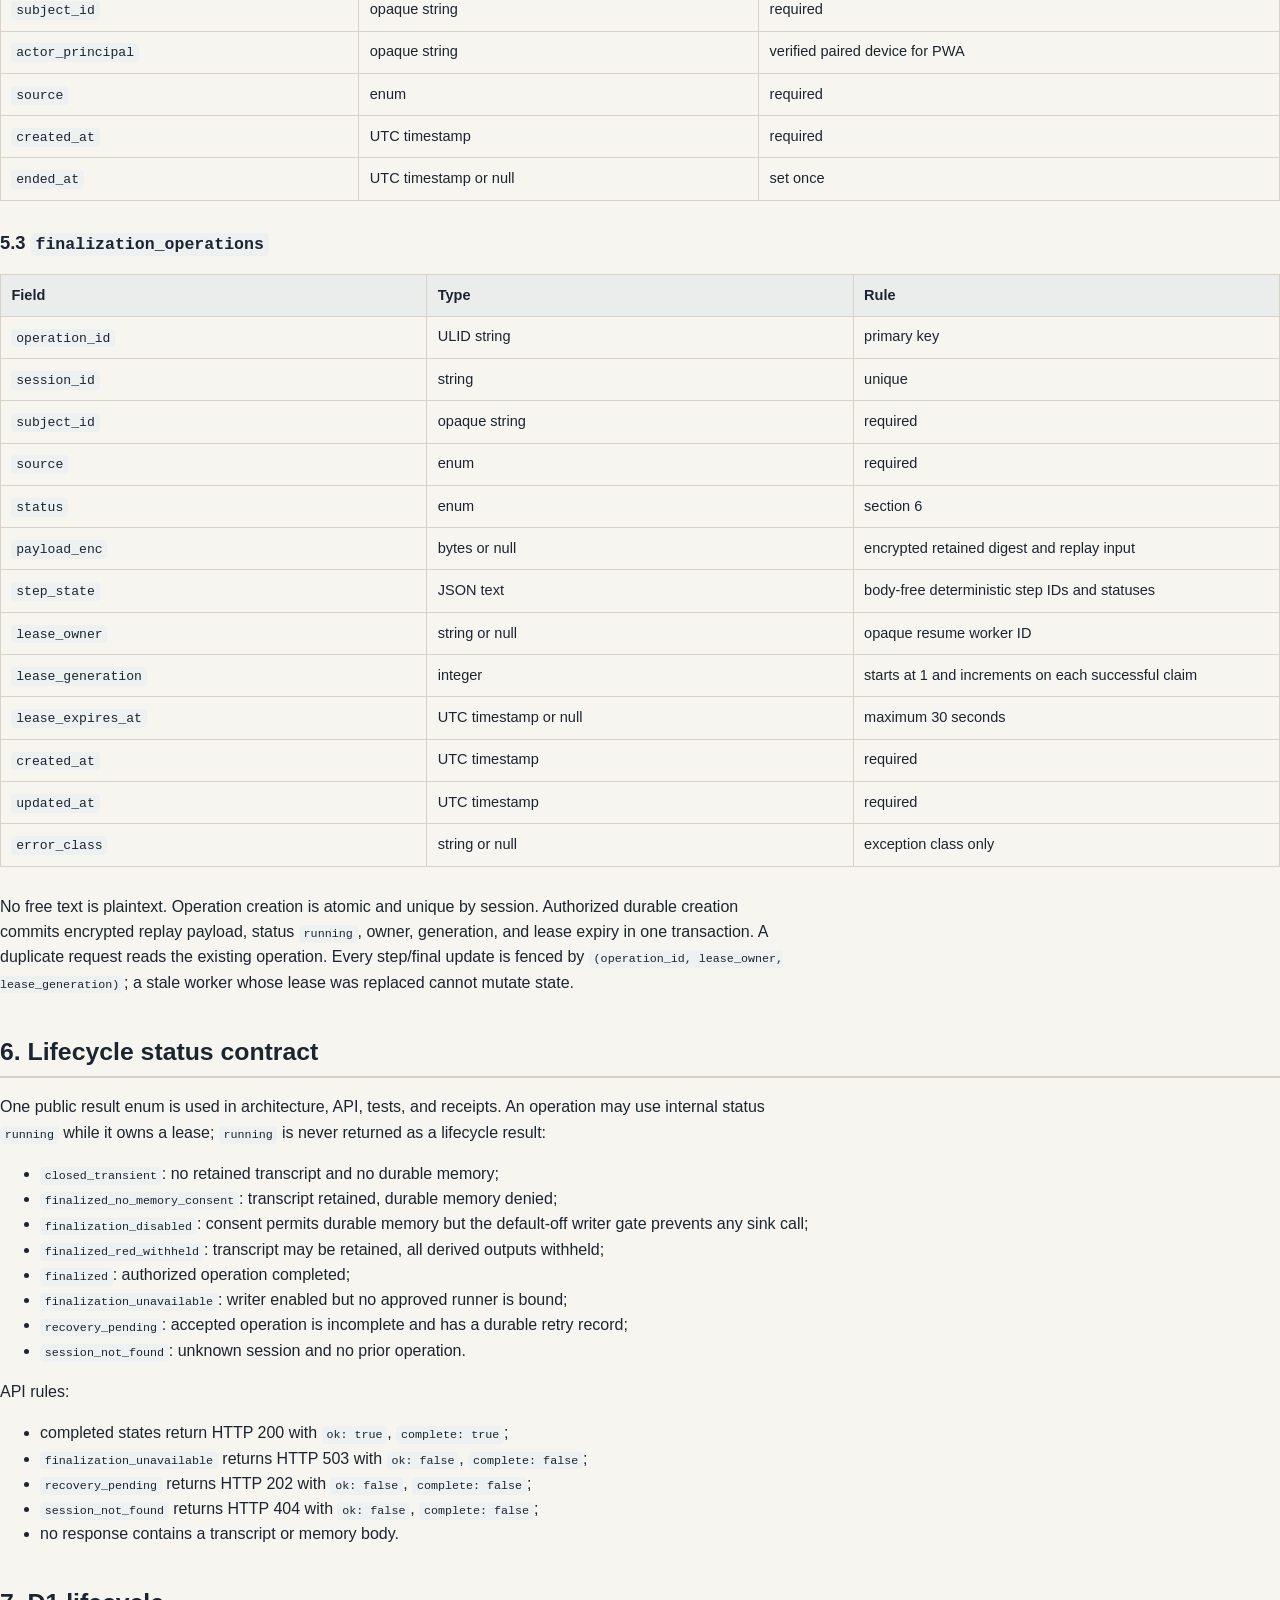
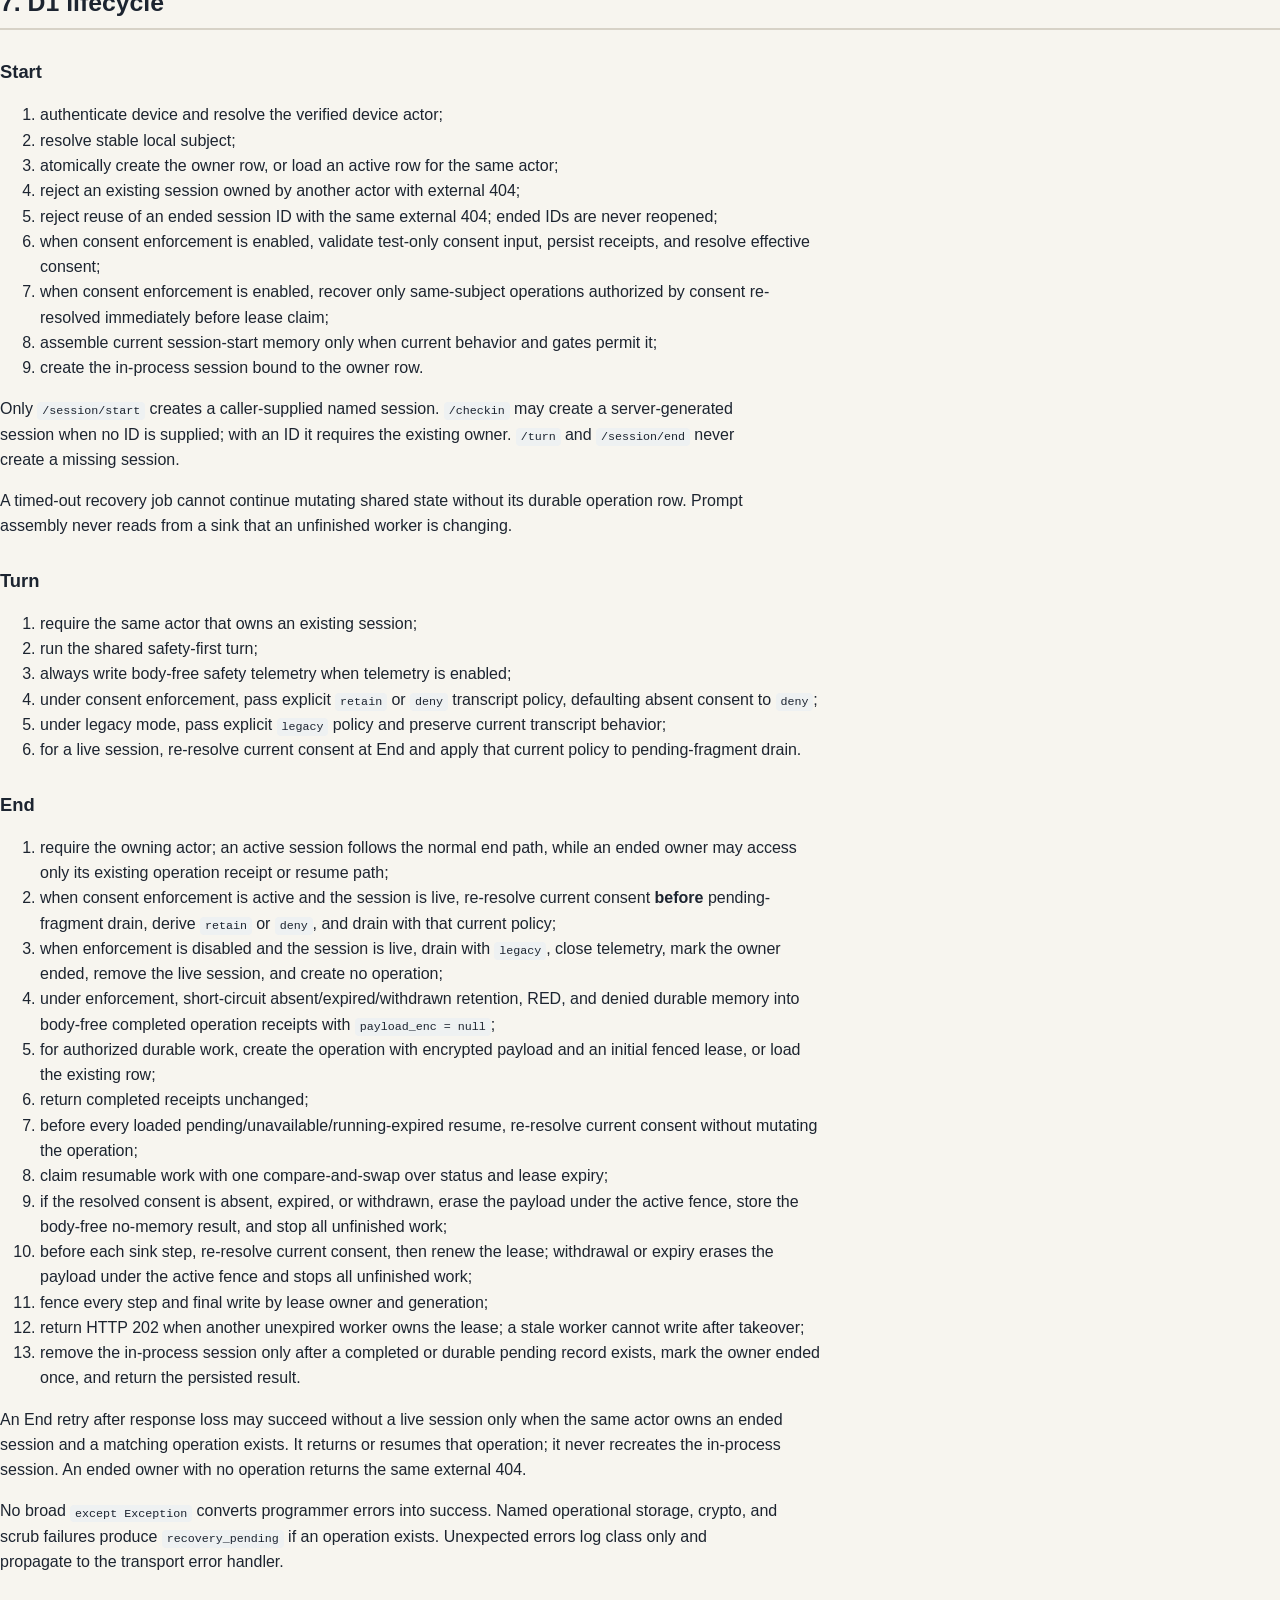
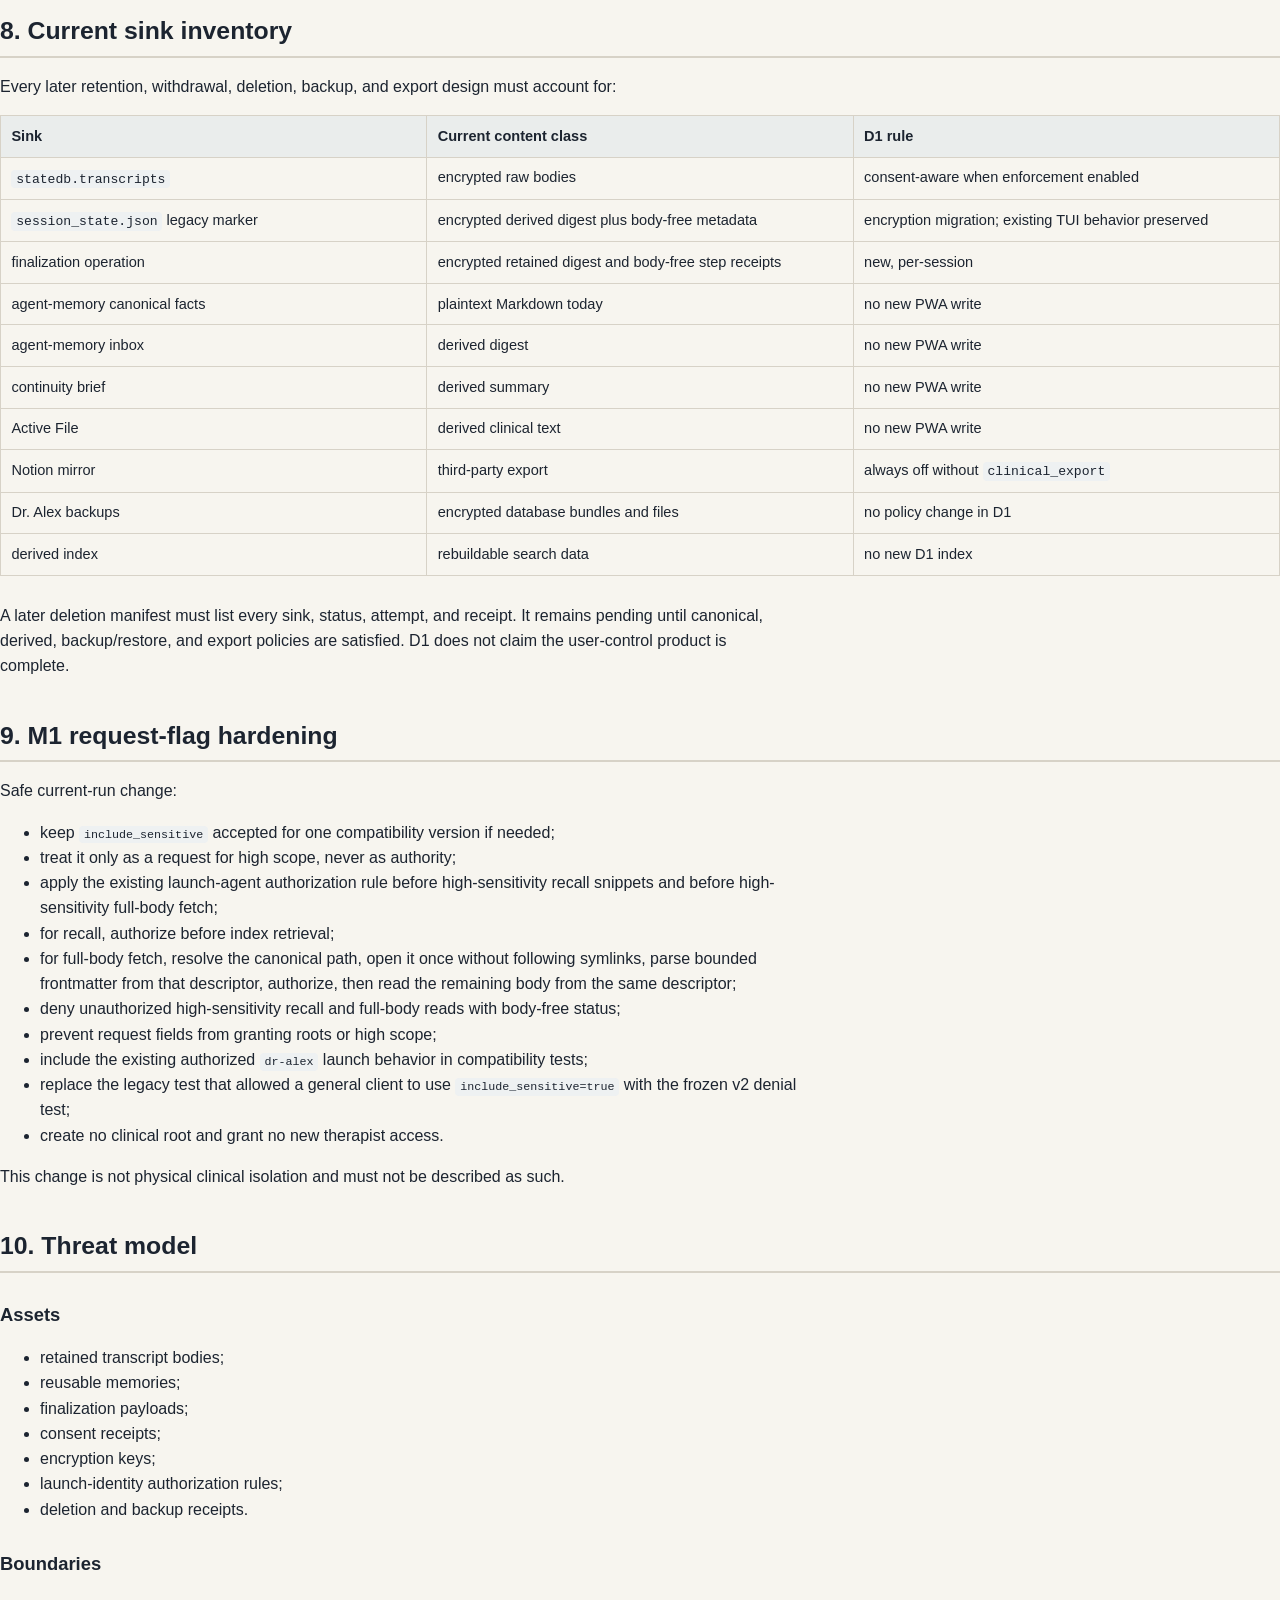
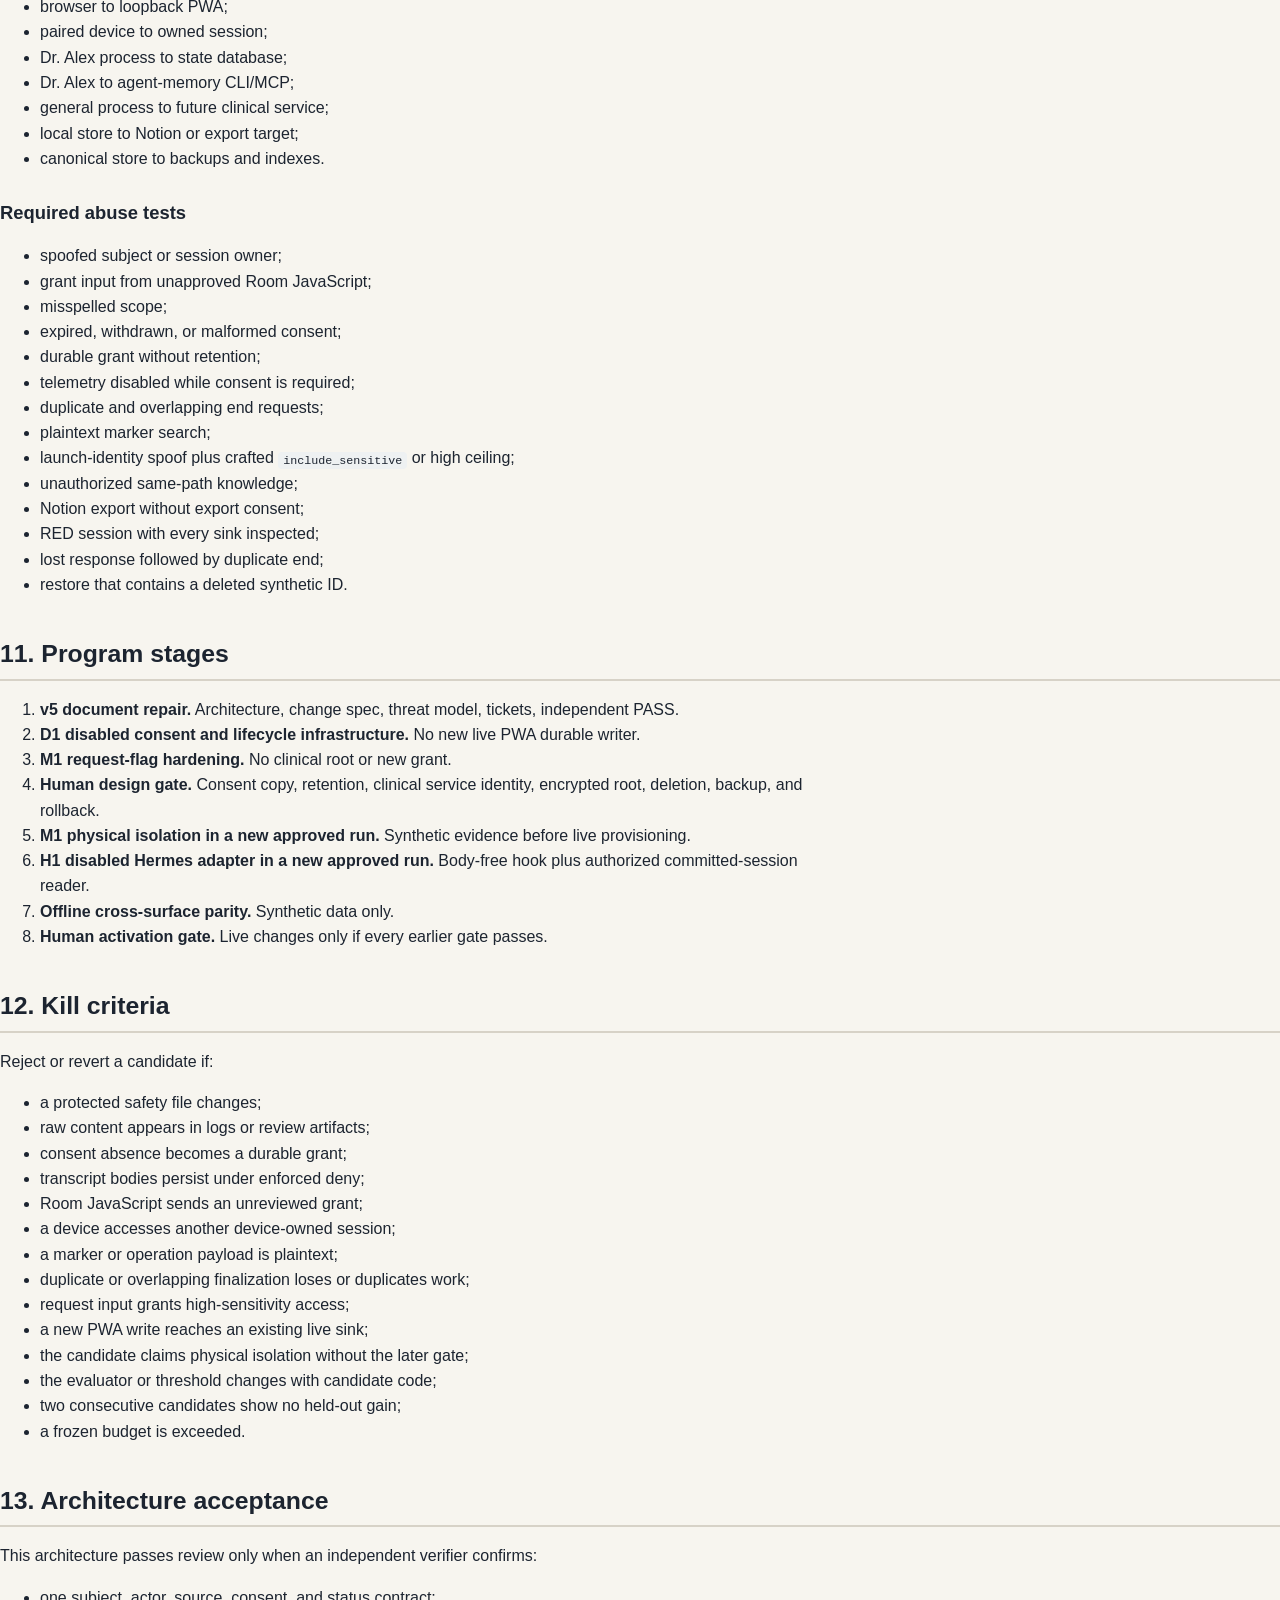
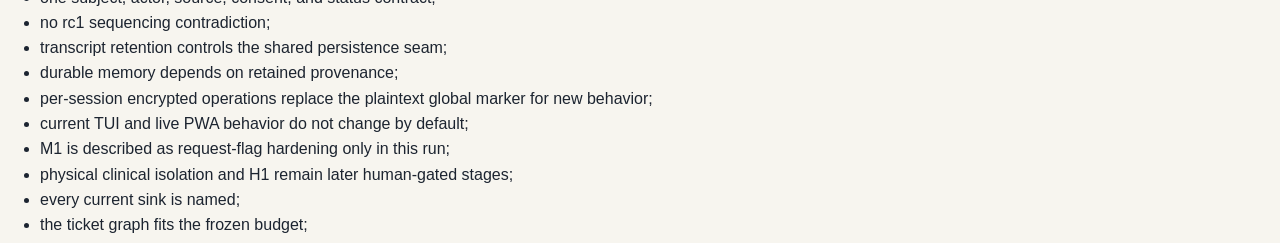
<file: docs/architecture/dr-alex-memory-architecture-v1/ARCHITECTURE.html>
<!DOCTYPE html>
<html xmlns="http://www.w3.org/1999/xhtml">
<head>
  <meta charset="utf-8" />
  <meta name="generator" content="pandoc 3.10.2" />
  <meta name="viewport" content="width=device-width, initial-scale=1.0, user-scalable=yes" />
  <title>Dr. Alex Memory Architecture v5</title>
  <style>
    /* Default styles provided by pandoc.
    ** See https://pandoc.org/MANUAL.html#variables-for-html for config info.
    */
    span.smallcaps{font-variant: small-caps;}
    div.columns{display: flex; gap: 1.5em;}
    div.column{flex: auto;}
    @media screen {
    div.columns{gap: min(4vw, 1.5em);}
    div.column{overflow-x: auto;}
    }
    div.hanging-indent{margin-left: 1.5em; text-indent: -1.5em;}
    /* The extra [class] is a hack that increases specificity enough to
       override a similar rule in reveal.js */
    ul.task-list[class]{list-style: none;}
    ul.task-list li input[type="checkbox"] {
      font-size: inherit;
      width: 0.8em;
      margin: 0 0.8em 0.2em -1.6em;
      vertical-align: middle;
    }
    .display.math{display: block; text-align: center; margin: 0.5rem auto;}
  </style>
  <link rel="stylesheet" href="spec.css" />
</head>
<body>
<nav id="TOC" role="doc-toc">
<ul>
<li><a href="#dr.-alex-memory-architecture-v5"
id="toc-dr.-alex-memory-architecture-v5">Dr. Alex memory architecture
v5</a>
<ul>
<li><a href="#purpose" id="toc-purpose">1. Purpose</a></li>
<li><a href="#current-verified-state" id="toc-current-verified-state">2.
Current verified state</a></li>
<li><a href="#architecture-decisions" id="toc-architecture-decisions">3.
Architecture decisions</a>
<ul>
<li><a href="#a1.-canonical-and-derived-records-stay-separate"
id="toc-a1.-canonical-and-derived-records-stay-separate">A1. Canonical
and derived records stay separate</a></li>
<li><a href="#a2.-receipt-is-not-consent"
id="toc-a2.-receipt-is-not-consent">A2. Receipt is not consent</a></li>
<li><a href="#a3.-one-subject-distinct-actors-and-sources"
id="toc-a3.-one-subject-distinct-actors-and-sources">A3. One subject,
distinct actors and sources</a></li>
<li><a
href="#a4.-authenticated-local-requests-imply-transient-processing"
id="toc-a4.-authenticated-local-requests-imply-transient-processing">A4.
Authenticated local requests imply transient processing</a></li>
<li><a
href="#a5.-durable-memory-requires-retained-provenance-in-the-enforced-profile"
id="toc-a5.-durable-memory-requires-retained-provenance-in-the-enforced-profile">A5.
Durable memory requires retained provenance in the enforced
profile</a></li>
<li><a
href="#a6.-ownership-ships-independently-tui-memory-behavior-stays-unchanged"
id="toc-a6.-ownership-ships-independently-tui-memory-behavior-stays-unchanged">A6.
Ownership ships independently; TUI memory behavior stays
unchanged</a></li>
<li><a
href="#a7.-current-turn-safety-precedes-retrieval-and-persistence"
id="toc-a7.-current-turn-safety-precedes-retrieval-and-persistence">A7.
Current-turn safety precedes retrieval and persistence</a></li>
<li><a href="#a8.-encrypted-state-for-legacy-and-new-finalization"
id="toc-a8.-encrypted-state-for-legacy-and-new-finalization">A8.
Encrypted state for legacy and new finalization</a></li>
<li><a href="#a9.-request-fields-never-grant-high-sensitivity-access"
id="toc-a9.-request-fields-never-grant-high-sensitivity-access">A9.
Request fields never grant high-sensitivity access</a></li>
<li><a
href="#a10.-physical-clinical-isolation-is-a-later-approved-stage"
id="toc-a10.-physical-clinical-isolation-is-a-later-approved-stage">A10.
Physical clinical isolation is a later approved stage</a></li>
<li><a href="#a11.-hermes-integration-uses-a-body-free-finalize-hook"
id="toc-a11.-hermes-integration-uses-a-body-free-finalize-hook">A11.
Hermes integration uses a body-free finalize hook</a></li>
<li><a href="#a12.-retrieval-remains-session-start-bm25-in-this-run"
id="toc-a12.-retrieval-remains-session-start-bm25-in-this-run">A12.
Retrieval remains session-start BM25 in this run</a></li>
</ul></li>
<li><a href="#consent-model" id="toc-consent-model">4. Consent model</a>
<ul>
<li><a href="#scopes" id="toc-scopes">4.1 Scopes</a></li>
<li><a href="#consent-receipt" id="toc-consent-receipt">4.2 Consent
receipt</a></li>
<li><a href="#resolution" id="toc-resolution">4.3 Resolution</a></li>
</ul></li>
<li><a href="#d1-storage-contract" id="toc-d1-storage-contract">5. D1
storage contract</a>
<ul>
<li><a href="#consent_receipts" id="toc-consent_receipts">5.1
<code>consent_receipts</code></a></li>
<li><a href="#session_owners" id="toc-session_owners">5.2
<code>session_owners</code></a></li>
<li><a href="#finalization_operations"
id="toc-finalization_operations">5.3
<code>finalization_operations</code></a></li>
</ul></li>
<li><a href="#lifecycle-status-contract"
id="toc-lifecycle-status-contract">6. Lifecycle status contract</a></li>
<li><a href="#d1-lifecycle" id="toc-d1-lifecycle">7. D1 lifecycle</a>
<ul>
<li><a href="#start" id="toc-start">Start</a></li>
<li><a href="#turn" id="toc-turn">Turn</a></li>
<li><a href="#end" id="toc-end">End</a></li>
</ul></li>
<li><a href="#current-sink-inventory" id="toc-current-sink-inventory">8.
Current sink inventory</a></li>
<li><a href="#m1-request-flag-hardening"
id="toc-m1-request-flag-hardening">9. M1 request-flag hardening</a></li>
<li><a href="#threat-model" id="toc-threat-model">10. Threat model</a>
<ul>
<li><a href="#assets" id="toc-assets">Assets</a></li>
<li><a href="#boundaries" id="toc-boundaries">Boundaries</a></li>
<li><a href="#required-abuse-tests"
id="toc-required-abuse-tests">Required abuse tests</a></li>
</ul></li>
<li><a href="#program-stages" id="toc-program-stages">11. Program
stages</a></li>
<li><a href="#kill-criteria" id="toc-kill-criteria">12. Kill
criteria</a></li>
<li><a href="#architecture-acceptance"
id="toc-architecture-acceptance">13. Architecture acceptance</a></li>
</ul></li>
</ul>
</nav>
<h1 id="dr.-alex-memory-architecture-v5">Dr. Alex memory architecture
v5</h1>
<p><strong>Status:</strong> Review candidate; implementation
blocked<br />
<strong>As of:</strong> 2026-08-23<br />
<strong>Supersedes:</strong> <code>ARCHITECTURE.md</code> rc1 in Git
history<br />
<strong>Run contract:</strong> <code>RUN-CONTRACT.md</code><br />
<strong>Activation:</strong> Prohibited</p>
<h2 id="purpose">1. Purpose</h2>
<p>Dr. Alex needs one consent-governed memory lifecycle across its
standalone surfaces and, later, Hermes. Remembering everything does not
mean putting all history in every prompt. It means processing every
authorized event through a traceable policy, keeping raw records
separate from derived memory, and retrieving only the minimum authorized
context for the current task.</p>
<p>Dr. Alex is not a clinician, diagnostic system, or emergency service.
Current-turn safety logic remains independent of memory.</p>
<h2 id="current-verified-state">2. Current verified state</h2>
<table>
<colgroup>
<col style="width: 33%" />
<col style="width: 33%" />
<col style="width: 33%" />
</colgroup>
<thead>
<tr>
<th>Component</th>
<th>Current state</th>
<th>Evidence class</th>
</tr>
</thead>
<tbody>
<tr>
<td>Dr. Alex TUI</td>
<td>Calls the existing fan-out at session end</td>
<td>source and tests</td>
</tr>
<tr>
<td>Dr. Alex PWA</td>
<td>Ends telemetry and drops in-memory session; no fan-out</td>
<td>source and tests</td>
</tr>
<tr>
<td>Dr. Alex one-shot CLI</td>
<td>Flushes Hermes-independent session telemetry; no reusable-memory
finalization contract</td>
<td>source</td>
</tr>
<tr>
<td>Dr. Alex transcripts</td>
<td>Encrypted in <code>state.db</code>, but every turn persists
regardless of retention consent</td>
<td>source</td>
</tr>
<tr>
<td>Dr. Alex crash marker</td>
<td>One global plaintext JSON payload that can hold a derived
digest</td>
<td>source</td>
</tr>
<tr>
<td>PWA identity</td>
<td>Device token validates, but current helper discards the matched
device ID</td>
<td>source</td>
</tr>
<tr>
<td>agent-memory MCP</td>
<td>Available to the therapist profile as a manual tool path</td>
<td>live config and logs</td>
</tr>
<tr>
<td>agent-memory full-body read</td>
<td>High sensitivity can be enabled by request
<code>include_sensitive</code></td>
<td>source</td>
</tr>
<tr>
<td>agent-memory recall</td>
<td>Explicit <code>sensitivity_ceiling=high</code> is launch-name gated,
but legacy request <code>include_sensitive=true</code> still returns
high snippets to a general MCP client</td>
<td>source and tests</td>
</tr>
<tr>
<td>agent-memory storage</td>
<td>Markdown canonical store; no content-encryption adapter</td>
<td>source</td>
</tr>
<tr>
<td>Hermes finalize hook</td>
<td>Emits session ID, platform, and reason, not transcript bodies</td>
<td>source</td>
</tr>
<tr>
<td>Universal continuity</td>
<td>Not proven</td>
<td>absence of end-to-end receipt set</td>
</tr>
</tbody>
</table>
<p>The earlier report wording that agent-memory was not connected is
stale. It is registered and manually callable. Automatic lifecycle
capture remains unproven.</p>
<h2 id="architecture-decisions">3. Architecture decisions</h2>
<h3 id="a1.-canonical-and-derived-records-stay-separate">A1. Canonical
and derived records stay separate</h3>
<p>The architecture recognizes these record classes:</p>
<ol type="1">
<li>consent receipts;</li>
<li>authorized encrypted transcript events;</li>
<li>encrypted finalization operations and step receipts;</li>
<li>structured reusable memories;</li>
<li>summaries and continuity artifacts;</li>
<li>rebuildable indexes;</li>
<li>prompt context selected for one turn.</li>
</ol>
<p>No summary, index, or prompt fragment becomes the canonical
transcript.</p>
<h3 id="a2.-receipt-is-not-consent">A2. Receipt is not consent</h3>
<p>Message receipt proves transport. It does not grant retention,
reusable memory, cross-surface recall, or export.</p>
<h3 id="a3.-one-subject-distinct-actors-and-sources">A3. One subject,
distinct actors and sources</h3>
<p>Dr. Alex is a local single-user system for this version.</p>
<ul>
<li><code>subject_id</code> identifies the one local user. It is an
opaque stable value derived locally and never accepted from a
request.</li>
<li><code>actor_principal</code> identifies who supplied a decision or
request. PWA uses the verified paired-device ID. TUI and local CLI use
fixed local actors while the process remains single-user.</li>
<li><code>source</code> identifies the interaction surface:
<code>desktop</code>, <code>pwa</code>, or <code>cli</code>.</li>
<li>A PWA session is owned by one paired-device actor. Another device
cannot turn, check in to, end, or reopen that session.</li>
</ul>
<p>Homework, continuity, and date-range export are global paired-device
endpoints today. They are outside the session-ownership slice and remain
gated only by existing device authentication.</p>
<p>Cross-surface recall uses the common subject and distinct source
labels, but remains disabled until its own grant and later integration
tests pass.</p>
<h3 id="a4.-authenticated-local-requests-imply-transient-processing">A4.
Authenticated local requests imply transient processing</h3>
<p>The system may process an authenticated local request to answer the
current turn. D1 does not persist a separate
<code>transient_processing</code> grant. Durable scopes remain default
deny.</p>
<h3
id="a5.-durable-memory-requires-retained-provenance-in-the-enforced-profile">A5.
Durable memory requires retained provenance in the enforced profile</h3>
<p>When <code>DR_ALEX_CONSENT_ENFORCEMENT=true</code> for the alexd/PWA
profile:</p>
<pre class="text"><code>durable_memory_granted implies transcript_retention_granted</code></pre>
<p>Under that profile, absent transcript retention writes body-free
safety telemetry only. It writes no transcript body, summary, reusable
memory, inbox note, continuity brief, Active File update, Notion export,
or finalization payload.</p>
<p>When PWA enforcement is false, legacy transcript behavior remains
unchanged and is explicitly not called consent-governed. TUI and
one-shot CLI remain on explicit <code>legacy</code> policy in this slice
even if an operator sets the alexd/PWA flag; they are not silently
enrolled. Human activation must decide how to migrate them. This rule
avoids inventing a second provenance store.</p>
<h3
id="a6.-ownership-ships-independently-tui-memory-behavior-stays-unchanged">A6.
Ownership ships independently; TUI memory behavior stays unchanged</h3>
<p>PWA owner binding is an authentication hardening change and is always
on after D1. Only <code>/session/start</code> creates a named session.
<code>/turn</code> and <code>/session/end</code> require an existing
owner. <code>/checkin</code> creates a session when no ID is supplied
and otherwise requires the existing owner. Cross-device mismatch returns
external 404.</p>
<p>Consent enforcement and PWA durable finalization remain default off.
Existing TUI memory behavior remains unchanged in this slice; no
compatibility flag is needed.</p>
<p>The activation gate must decide how to migrate or replace legacy TUI
consent behavior. Code must not silently turn it off or treat it as
consent.</p>
<h3 id="a7.-current-turn-safety-precedes-retrieval-and-persistence">A7.
Current-turn safety precedes retrieval and persistence</h3>
<p>The current turn follows this order:</p>
<pre class="text"><code>authenticate request
    -&gt; resolve subject, actor, source, and effective consent
    -&gt; deterministic safety triage
    -&gt; RED: crisis response, no retrieval, no derived memory
    -&gt; GREEN or AMBER: current session-start memory behavior
    -&gt; model and output gates
    -&gt; body-free telemetry
    -&gt; transcript policy: enforced profile retains only with active consent; legacy profile preserves current behavior</code></pre>
<p>RED behavior for the new consent-enforced path is explicit:</p>
<ul>
<li>no book or memory retrieval;</li>
<li>no reusable memory, inbox, continuity, Active File, or Notion
write;</li>
<li>encrypted transcript retention only when an active
transcript-retention grant permits it;</li>
<li>current legacy TUI behavior remains unchanged while consent
enforcement is disabled.</li>
</ul>
<h3 id="a8.-encrypted-state-for-legacy-and-new-finalization">A8.
Encrypted state for legacy and new finalization</h3>
<p>D1 encrypts the existing TUI marker digest in
<code>session_state.json</code> with the existing Dr. Alex Fernet
helper. Metadata stays plaintext. Loading a legacy plaintext marker is
supported in tests and the next successful state write replaces it with
ciphertext. The user-facing TUI fan-out behavior does not change.</p>
<p>Only the consent-enforced PWA path stores a
<code>finalization_operation</code> in existing <code>state.db</code>;
default configuration creates no such row. Body-bearing fields are
encrypted. A denied-retention, denied-durable, RED, or writer-disabled
terminal row is body-free, has no replay payload, and stores null lease
owner and expiry. Authorized writer-enabled durable work atomically
creates or loads one row and claims one fenced lease. Duplicate end
requests return its completed receipt, resume unfinished steps under a
current-consent check, or report that another worker owns the lease. Two
sessions cannot overwrite each other.</p>
<p>Extract the sink-writing body from existing fan-out completion into
one marker-free shared function. Legacy TUI <code>complete</code> calls
it and maintains its encrypted marker. The PWA operation runner calls it
with synthetic sinks and its operation row, never the global marker. D1
enables no new live PWA writer.</p>
<h3 id="a9.-request-fields-never-grant-high-sensitivity-access">A9.
Request fields never grant high-sensitivity access</h3>
<p><code>include_sensitive</code>, requested client names, tags, roots,
filters, and sensitivity ceilings can narrow a request. They cannot
grant authority.</p>
<p>Removing request-flag authority is safe to implement now. Physical
clinical isolation is not.</p>
<h3 id="a10.-physical-clinical-isolation-is-a-later-approved-stage">A10.
Physical clinical isolation is a later approved stage</h3>
<p>The existing general root and same-user processes cannot satisfy
physical clinical isolation. POSIX modes are defense-in-depth, not the
boundary.</p>
<p>The later M1 physical-isolation stage requires a separately approved
design with:</p>
<ul>
<li>a non-self-asserted process identity;</li>
<li>an encrypted clinical store;</li>
<li>a key unavailable to the general Hermes process;</li>
<li>an authenticated local transport;</li>
<li>explicit key ownership, rotation, restore, and failure
behavior;</li>
<li>synthetic proof that the general identity cannot read a clinical
fixture;</li>
<li>no fallback to general storage.</li>
</ul>
<p>No clinical root, key, user, daemon, socket, or live policy is
created in this run.</p>
<h3 id="a11.-hermes-integration-uses-a-body-free-finalize-hook">A11.
Hermes integration uses a body-free finalize hook</h3>
<p>H1 remains a later stage. The finalize hook stays body-free.</p>
<p>The current hook carries session metadata only. A later H1 adapter
must:</p>
<ol type="1">
<li>receive session ID, source, and reason;</li>
<li>authorize the adapter and resolve consent;</li>
<li>read an already committed session through a narrow profile-aware
session-store API;</li>
<li>create an encrypted, idempotent local job;</li>
<li>return within the existing finalize timeout;</li>
<li>ship disabled.</li>
</ol>
<p>The hook payload never gains transcript bodies for this
architecture.</p>
<h3 id="a12.-retrieval-remains-session-start-bm25-in-this-run">A12.
Retrieval remains session-start BM25 in this run</h3>
<p>No per-turn retrieval rewrite, vector dependency, graph projection,
or new selector belongs in D1 or request-flag hardening. Current
session-start memory assembly remains the implemented behavior. Later
retrieval changes require held-out gain with no safety or privacy
regression.</p>
<h2 id="consent-model">4. Consent model</h2>
<h3 id="scopes">4.1 Scopes</h3>
<table>
<colgroup>
<col style="width: 33%" />
<col style="width: 33%" />
<col style="width: 33%" />
</colgroup>
<thead>
<tr>
<th>Scope</th>
<th>Meaning</th>
<th>D1 status</th>
</tr>
</thead>
<tbody>
<tr>
<td><code>transcript_retention</code></td>
<td>keep encrypted conversation bodies after the turn</td>
<td>implemented disabled</td>
</tr>
<tr>
<td><code>durable_memory</code></td>
<td>extract reusable memory from retained authorized events</td>
<td>implemented disabled; depends on retention</td>
</tr>
<tr>
<td><code>cross_surface_recall</code></td>
<td>recall authorized memory on another source</td>
<td>receipt only; behavior disabled</td>
</tr>
<tr>
<td><code>clinical_export</code></td>
<td>send or export clinical content outside the canonical local
store</td>
<td>not implemented</td>
</tr>
<tr>
<td><code>clinical_share</code></td>
<td>share selected content with an approved person or system</td>
<td>not implemented</td>
</tr>
</tbody>
</table>
<p>Absent, expired, malformed, denied, or withdrawn consent resolves to
deny.</p>
<h3 id="consent-receipt">4.2 Consent receipt</h3>
<p>A receipt contains:</p>
<table>
<colgroup>
<col style="width: 33%" />
<col style="width: 33%" />
<col style="width: 33%" />
</colgroup>
<thead>
<tr>
<th>Field</th>
<th>Type</th>
<th>Rule</th>
</tr>
</thead>
<tbody>
<tr>
<td><code>receipt_id</code></td>
<td>ULID string</td>
<td>primary key</td>
</tr>
<tr>
<td><code>subject_id</code></td>
<td>opaque string</td>
<td>derived locally</td>
</tr>
<tr>
<td><code>actor_principal</code></td>
<td>opaque string</td>
<td>verified actor</td>
</tr>
<tr>
<td><code>source</code></td>
<td>enum</td>
<td><code>desktop</code>, <code>pwa</code>, <code>cli</code></td>
</tr>
<tr>
<td><code>scope</code></td>
<td>enum</td>
<td>one known scope</td>
</tr>
<tr>
<td><code>decision</code></td>
<td>enum</td>
<td><code>granted</code>, <code>denied</code>,
<code>withdrawn</code></td>
</tr>
<tr>
<td><code>effective_at</code></td>
<td>UTC timestamp</td>
<td>required</td>
</tr>
<tr>
<td><code>expires_at</code></td>
<td>UTC timestamp or null</td>
<td>later than effective time</td>
</tr>
<tr>
<td><code>policy_version</code></td>
<td>semantic version string</td>
<td>policy evaluator version</td>
</tr>
<tr>
<td><code>copy_version</code></td>
<td>string</td>
<td>immutable displayed-copy ID</td>
</tr>
<tr>
<td><code>retention_policy_version</code></td>
<td>string</td>
<td>immutable retention rule ID</td>
</tr>
<tr>
<td><code>purpose_version</code></td>
<td>string</td>
<td>immutable purpose statement ID</td>
</tr>
<tr>
<td><code>locale</code></td>
<td>BCP 47 string</td>
<td>default <code>en</code> in tests</td>
</tr>
<tr>
<td><code>acquisition_channel</code></td>
<td>enum</td>
<td><code>api_test</code>, <code>desktop</code>, <code>pwa</code>,
<code>cli</code></td>
</tr>
<tr>
<td><code>supersedes</code></td>
<td>ULID string or null</td>
<td>prior decision for subject, source, scope</td>
</tr>
</tbody>
</table>
<p>No conversation body belongs in a receipt.</p>
<p>The Room JavaScript cannot send <code>granted</code> before consent
copy and UI receive design and human approval. D1 may exercise grants
only through synthetic tests or operator fixtures in an isolated
profile.</p>
<h3 id="resolution">4.3 Resolution</h3>
<p>Resolution is one transactionally ordered query by subject, source,
scope, <code>effective_at</code>, then <code>receipt_id</code>. It
accepts rows only when <code>effective_at &lt;= now</code> and
<code>expires_at</code> is null or later than <code>now</code>. It
rejects malformed rows and unknown keys. Equal timestamps are ordered by
higher ULID first. A malformed active row denies the scope and emits a
body-free diagnostic.</p>
<h2 id="d1-storage-contract">5. D1 storage contract</h2>
<p>D1 adds tables to existing encrypted Dr. Alex state infrastructure.
Consent itself is not controlled by <code>DR_ALEX_TELEMETRY_OFF</code>.
If consent storage is unavailable, durable processing fails closed.</p>
<h3 id="consent_receipts">5.1 <code>consent_receipts</code></h3>
<p>Stores the fields in section 4.2. Schema migration increments the
existing schema version and upgrades an existing database without
dropping rows.</p>
<h3 id="session_owners">5.2 <code>session_owners</code></h3>
<table>
<thead>
<tr>
<th>Field</th>
<th>Type</th>
<th>Rule</th>
</tr>
</thead>
<tbody>
<tr>
<td><code>session_id</code></td>
<td>string</td>
<td>primary key</td>
</tr>
<tr>
<td><code>subject_id</code></td>
<td>opaque string</td>
<td>required</td>
</tr>
<tr>
<td><code>actor_principal</code></td>
<td>opaque string</td>
<td>verified paired device for PWA</td>
</tr>
<tr>
<td><code>source</code></td>
<td>enum</td>
<td>required</td>
</tr>
<tr>
<td><code>created_at</code></td>
<td>UTC timestamp</td>
<td>required</td>
</tr>
<tr>
<td><code>ended_at</code></td>
<td>UTC timestamp or null</td>
<td>set once</td>
</tr>
</tbody>
</table>
<h3 id="finalization_operations">5.3
<code>finalization_operations</code></h3>
<table>
<colgroup>
<col style="width: 33%" />
<col style="width: 33%" />
<col style="width: 33%" />
</colgroup>
<thead>
<tr>
<th>Field</th>
<th>Type</th>
<th>Rule</th>
</tr>
</thead>
<tbody>
<tr>
<td><code>operation_id</code></td>
<td>ULID string</td>
<td>primary key</td>
</tr>
<tr>
<td><code>session_id</code></td>
<td>string</td>
<td>unique</td>
</tr>
<tr>
<td><code>subject_id</code></td>
<td>opaque string</td>
<td>required</td>
</tr>
<tr>
<td><code>source</code></td>
<td>enum</td>
<td>required</td>
</tr>
<tr>
<td><code>status</code></td>
<td>enum</td>
<td>section 6</td>
</tr>
<tr>
<td><code>payload_enc</code></td>
<td>bytes or null</td>
<td>encrypted retained digest and replay input</td>
</tr>
<tr>
<td><code>step_state</code></td>
<td>JSON text</td>
<td>body-free deterministic step IDs and statuses</td>
</tr>
<tr>
<td><code>lease_owner</code></td>
<td>string or null</td>
<td>opaque resume worker ID</td>
</tr>
<tr>
<td><code>lease_generation</code></td>
<td>integer</td>
<td>starts at 1 and increments on each successful claim</td>
</tr>
<tr>
<td><code>lease_expires_at</code></td>
<td>UTC timestamp or null</td>
<td>maximum 30 seconds</td>
</tr>
<tr>
<td><code>created_at</code></td>
<td>UTC timestamp</td>
<td>required</td>
</tr>
<tr>
<td><code>updated_at</code></td>
<td>UTC timestamp</td>
<td>required</td>
</tr>
<tr>
<td><code>error_class</code></td>
<td>string or null</td>
<td>exception class only</td>
</tr>
</tbody>
</table>
<p>No free text is plaintext. Operation creation is atomic and unique by
session. Authorized durable creation commits encrypted replay payload,
status <code>running</code>, owner, generation, and lease expiry in one
transaction. A duplicate request reads the existing operation. Every
step/final update is fenced by
<code>(operation_id, lease_owner, lease_generation)</code>; a stale
worker whose lease was replaced cannot mutate state.</p>
<h2 id="lifecycle-status-contract">6. Lifecycle status contract</h2>
<p>One public result enum is used in architecture, API, tests, and
receipts. An operation may use internal status <code>running</code>
while it owns a lease; <code>running</code> is never returned as a
lifecycle result:</p>
<ul>
<li><code>closed_transient</code>: no retained transcript and no durable
memory;</li>
<li><code>finalized_no_memory_consent</code>: transcript retained,
durable memory denied;</li>
<li><code>finalization_disabled</code>: consent permits durable memory
but the default-off writer gate prevents any sink call;</li>
<li><code>finalized_red_withheld</code>: transcript may be retained, all
derived outputs withheld;</li>
<li><code>finalized</code>: authorized operation completed;</li>
<li><code>finalization_unavailable</code>: writer enabled but no
approved runner is bound;</li>
<li><code>recovery_pending</code>: accepted operation is incomplete and
has a durable retry record;</li>
<li><code>session_not_found</code>: unknown session and no prior
operation.</li>
</ul>
<p>API rules:</p>
<ul>
<li>completed states return HTTP 200 with <code>ok: true</code>,
<code>complete: true</code>;</li>
<li><code>finalization_unavailable</code> returns HTTP 503 with
<code>ok: false</code>, <code>complete: false</code>;</li>
<li><code>recovery_pending</code> returns HTTP 202 with
<code>ok: false</code>, <code>complete: false</code>;</li>
<li><code>session_not_found</code> returns HTTP 404 with
<code>ok: false</code>, <code>complete: false</code>;</li>
<li>no response contains a transcript or memory body.</li>
</ul>
<h2 id="d1-lifecycle">7. D1 lifecycle</h2>
<h3 id="start">Start</h3>
<ol type="1">
<li>authenticate device and resolve the verified device actor;</li>
<li>resolve stable local subject;</li>
<li>atomically create the owner row, or load an active row for the same
actor;</li>
<li>reject an existing session owned by another actor with external
404;</li>
<li>reject reuse of an ended session ID with the same external 404;
ended IDs are never reopened;</li>
<li>when consent enforcement is enabled, validate test-only consent
input, persist receipts, and resolve effective consent;</li>
<li>when consent enforcement is enabled, recover only same-subject
operations authorized by consent re-resolved immediately before lease
claim;</li>
<li>assemble current session-start memory only when current behavior and
gates permit it;</li>
<li>create the in-process session bound to the owner row.</li>
</ol>
<p>Only <code>/session/start</code> creates a caller-supplied named
session. <code>/checkin</code> may create a server-generated session
when no ID is supplied; with an ID it requires the existing owner.
<code>/turn</code> and <code>/session/end</code> never create a missing
session.</p>
<p>A timed-out recovery job cannot continue mutating shared state
without its durable operation row. Prompt assembly never reads from a
sink that an unfinished worker is changing.</p>
<h3 id="turn">Turn</h3>
<ol type="1">
<li>require the same actor that owns an existing session;</li>
<li>run the shared safety-first turn;</li>
<li>always write body-free safety telemetry when telemetry is
enabled;</li>
<li>under consent enforcement, pass explicit <code>retain</code> or
<code>deny</code> transcript policy, defaulting absent consent to
<code>deny</code>;</li>
<li>under legacy mode, pass explicit <code>legacy</code> policy and
preserve current transcript behavior;</li>
<li>for a live session, re-resolve current consent at End and apply that
current policy to pending-fragment drain.</li>
</ol>
<h3 id="end">End</h3>
<ol type="1">
<li>require the owning actor; an active session follows the normal end
path, while an ended owner may access only its existing operation
receipt or resume path;</li>
<li>when consent enforcement is active and the session is live,
re-resolve current consent <strong>before</strong> pending-fragment
drain, derive <code>retain</code> or <code>deny</code>, and drain with
that current policy;</li>
<li>when enforcement is disabled and the session is live, drain with
<code>legacy</code>, close telemetry, mark the owner ended, remove the
live session, and create no operation;</li>
<li>under enforcement, short-circuit absent/expired/withdrawn retention,
RED, and denied durable memory into body-free completed operation
receipts with <code>payload_enc = null</code>;</li>
<li>for authorized durable work, create the operation with encrypted
payload and an initial fenced lease, or load the existing row;</li>
<li>return completed receipts unchanged;</li>
<li>before every loaded pending/unavailable/running-expired resume,
re-resolve current consent without mutating the operation;</li>
<li>claim resumable work with one compare-and-swap over status and lease
expiry;</li>
<li>if the resolved consent is absent, expired, or withdrawn, erase the
payload under the active fence, store the body-free no-memory result,
and stop all unfinished work;</li>
<li>before each sink step, re-resolve current consent, then renew the
lease; withdrawal or expiry erases the payload under the active fence
and stops all unfinished work;</li>
<li>fence every step and final write by lease owner and generation;</li>
<li>return HTTP 202 when another unexpired worker owns the lease; a
stale worker cannot write after takeover;</li>
<li>remove the in-process session only after a completed or durable
pending record exists, mark the owner ended once, and return the
persisted result.</li>
</ol>
<p>An End retry after response loss may succeed without a live session
only when the same actor owns an ended session and a matching operation
exists. It returns or resumes that operation; it never recreates the
in-process session. An ended owner with no operation returns the same
external 404.</p>
<p>No broad <code>except Exception</code> converts programmer errors
into success. Named operational storage, crypto, and scrub failures
produce <code>recovery_pending</code> if an operation exists. Unexpected
errors log class only and propagate to the transport error handler.</p>
<h2 id="current-sink-inventory">8. Current sink inventory</h2>
<p>Every later retention, withdrawal, deletion, backup, and export
design must account for:</p>
<table>
<colgroup>
<col style="width: 33%" />
<col style="width: 33%" />
<col style="width: 33%" />
</colgroup>
<thead>
<tr>
<th>Sink</th>
<th>Current content class</th>
<th>D1 rule</th>
</tr>
</thead>
<tbody>
<tr>
<td><code>statedb.transcripts</code></td>
<td>encrypted raw bodies</td>
<td>consent-aware when enforcement enabled</td>
</tr>
<tr>
<td><code>session_state.json</code> legacy marker</td>
<td>encrypted derived digest plus body-free metadata</td>
<td>encryption migration; existing TUI behavior preserved</td>
</tr>
<tr>
<td>finalization operation</td>
<td>encrypted retained digest and body-free step receipts</td>
<td>new, per-session</td>
</tr>
<tr>
<td>agent-memory canonical facts</td>
<td>plaintext Markdown today</td>
<td>no new PWA write</td>
</tr>
<tr>
<td>agent-memory inbox</td>
<td>derived digest</td>
<td>no new PWA write</td>
</tr>
<tr>
<td>continuity brief</td>
<td>derived summary</td>
<td>no new PWA write</td>
</tr>
<tr>
<td>Active File</td>
<td>derived clinical text</td>
<td>no new PWA write</td>
</tr>
<tr>
<td>Notion mirror</td>
<td>third-party export</td>
<td>always off without <code>clinical_export</code></td>
</tr>
<tr>
<td>Dr. Alex backups</td>
<td>encrypted database bundles and files</td>
<td>no policy change in D1</td>
</tr>
<tr>
<td>derived index</td>
<td>rebuildable search data</td>
<td>no new D1 index</td>
</tr>
</tbody>
</table>
<p>A later deletion manifest must list every sink, status, attempt, and
receipt. It remains pending until canonical, derived, backup/restore,
and export policies are satisfied. D1 does not claim the user-control
product is complete.</p>
<h2 id="m1-request-flag-hardening">9. M1 request-flag hardening</h2>
<p>Safe current-run change:</p>
<ul>
<li>keep <code>include_sensitive</code> accepted for one compatibility
version if needed;</li>
<li>treat it only as a request for high scope, never as authority;</li>
<li>apply the existing launch-agent authorization rule before
high-sensitivity recall snippets and before high-sensitivity full-body
fetch;</li>
<li>for recall, authorize before index retrieval;</li>
<li>for full-body fetch, resolve the canonical path, open it once
without following symlinks, parse bounded frontmatter from that
descriptor, authorize, then read the remaining body from the same
descriptor;</li>
<li>deny unauthorized high-sensitivity recall and full-body reads with
body-free status;</li>
<li>prevent request fields from granting roots or high scope;</li>
<li>include the existing authorized <code>dr-alex</code> launch behavior
in compatibility tests;</li>
<li>replace the legacy test that allowed a general client to use
<code>include_sensitive=true</code> with the frozen v2 denial test;</li>
<li>create no clinical root and grant no new therapist access.</li>
</ul>
<p>This change is not physical clinical isolation and must not be
described as such.</p>
<h2 id="threat-model">10. Threat model</h2>
<h3 id="assets">Assets</h3>
<ul>
<li>retained transcript bodies;</li>
<li>reusable memories;</li>
<li>finalization payloads;</li>
<li>consent receipts;</li>
<li>encryption keys;</li>
<li>launch-identity authorization rules;</li>
<li>deletion and backup receipts.</li>
</ul>
<h3 id="boundaries">Boundaries</h3>
<ul>
<li>browser to loopback PWA;</li>
<li>paired device to owned session;</li>
<li>Dr. Alex process to state database;</li>
<li>Dr. Alex to agent-memory CLI/MCP;</li>
<li>general process to future clinical service;</li>
<li>local store to Notion or export target;</li>
<li>canonical store to backups and indexes.</li>
</ul>
<h3 id="required-abuse-tests">Required abuse tests</h3>
<ul>
<li>spoofed subject or session owner;</li>
<li>grant input from unapproved Room JavaScript;</li>
<li>misspelled scope;</li>
<li>expired, withdrawn, or malformed consent;</li>
<li>durable grant without retention;</li>
<li>telemetry disabled while consent is required;</li>
<li>duplicate and overlapping end requests;</li>
<li>plaintext marker search;</li>
<li>launch-identity spoof plus crafted <code>include_sensitive</code> or
high ceiling;</li>
<li>unauthorized same-path knowledge;</li>
<li>Notion export without export consent;</li>
<li>RED session with every sink inspected;</li>
<li>lost response followed by duplicate end;</li>
<li>restore that contains a deleted synthetic ID.</li>
</ul>
<h2 id="program-stages">11. Program stages</h2>
<ol type="1">
<li><strong>v5 document repair.</strong> Architecture, change spec,
threat model, tickets, independent PASS.</li>
<li><strong>D1 disabled consent and lifecycle infrastructure.</strong>
No new live PWA durable writer.</li>
<li><strong>M1 request-flag hardening.</strong> No clinical root or new
grant.</li>
<li><strong>Human design gate.</strong> Consent copy, retention,
clinical service identity, encrypted root, deletion, backup, and
rollback.</li>
<li><strong>M1 physical isolation in a new approved run.</strong>
Synthetic evidence before live provisioning.</li>
<li><strong>H1 disabled Hermes adapter in a new approved run.</strong>
Body-free hook plus authorized committed-session reader.</li>
<li><strong>Offline cross-surface parity.</strong> Synthetic data
only.</li>
<li><strong>Human activation gate.</strong> Live changes only if every
earlier gate passes.</li>
</ol>
<h2 id="kill-criteria">12. Kill criteria</h2>
<p>Reject or revert a candidate if:</p>
<ul>
<li>a protected safety file changes;</li>
<li>raw content appears in logs or review artifacts;</li>
<li>consent absence becomes a durable grant;</li>
<li>transcript bodies persist under enforced deny;</li>
<li>Room JavaScript sends an unreviewed grant;</li>
<li>a device accesses another device-owned session;</li>
<li>a marker or operation payload is plaintext;</li>
<li>duplicate or overlapping finalization loses or duplicates work;</li>
<li>request input grants high-sensitivity access;</li>
<li>a new PWA write reaches an existing live sink;</li>
<li>the candidate claims physical isolation without the later gate;</li>
<li>the evaluator or threshold changes with candidate code;</li>
<li>two consecutive candidates show no held-out gain;</li>
<li>a frozen budget is exceeded.</li>
</ul>
<h2 id="architecture-acceptance">13. Architecture acceptance</h2>
<p>This architecture passes review only when an independent verifier
confirms:</p>
<ul>
<li>one subject, actor, source, consent, and status contract;</li>
<li>no rc1 sequencing contradiction;</li>
<li>transcript retention controls the shared persistence seam;</li>
<li>durable memory depends on retained provenance;</li>
<li>per-session encrypted operations replace the plaintext global marker
for new behavior;</li>
<li>current TUI and live PWA behavior do not change by default;</li>
<li>M1 is described as request-flag hardening only in this run;</li>
<li>physical clinical isolation and H1 remain later human-gated
stages;</li>
<li>every current sink is named;</li>
<li>the ticket graph fits the frozen budget;</li>
<li>no protected safety or clinical content changed.</li>
</ul>
</body>
</html>
</file>
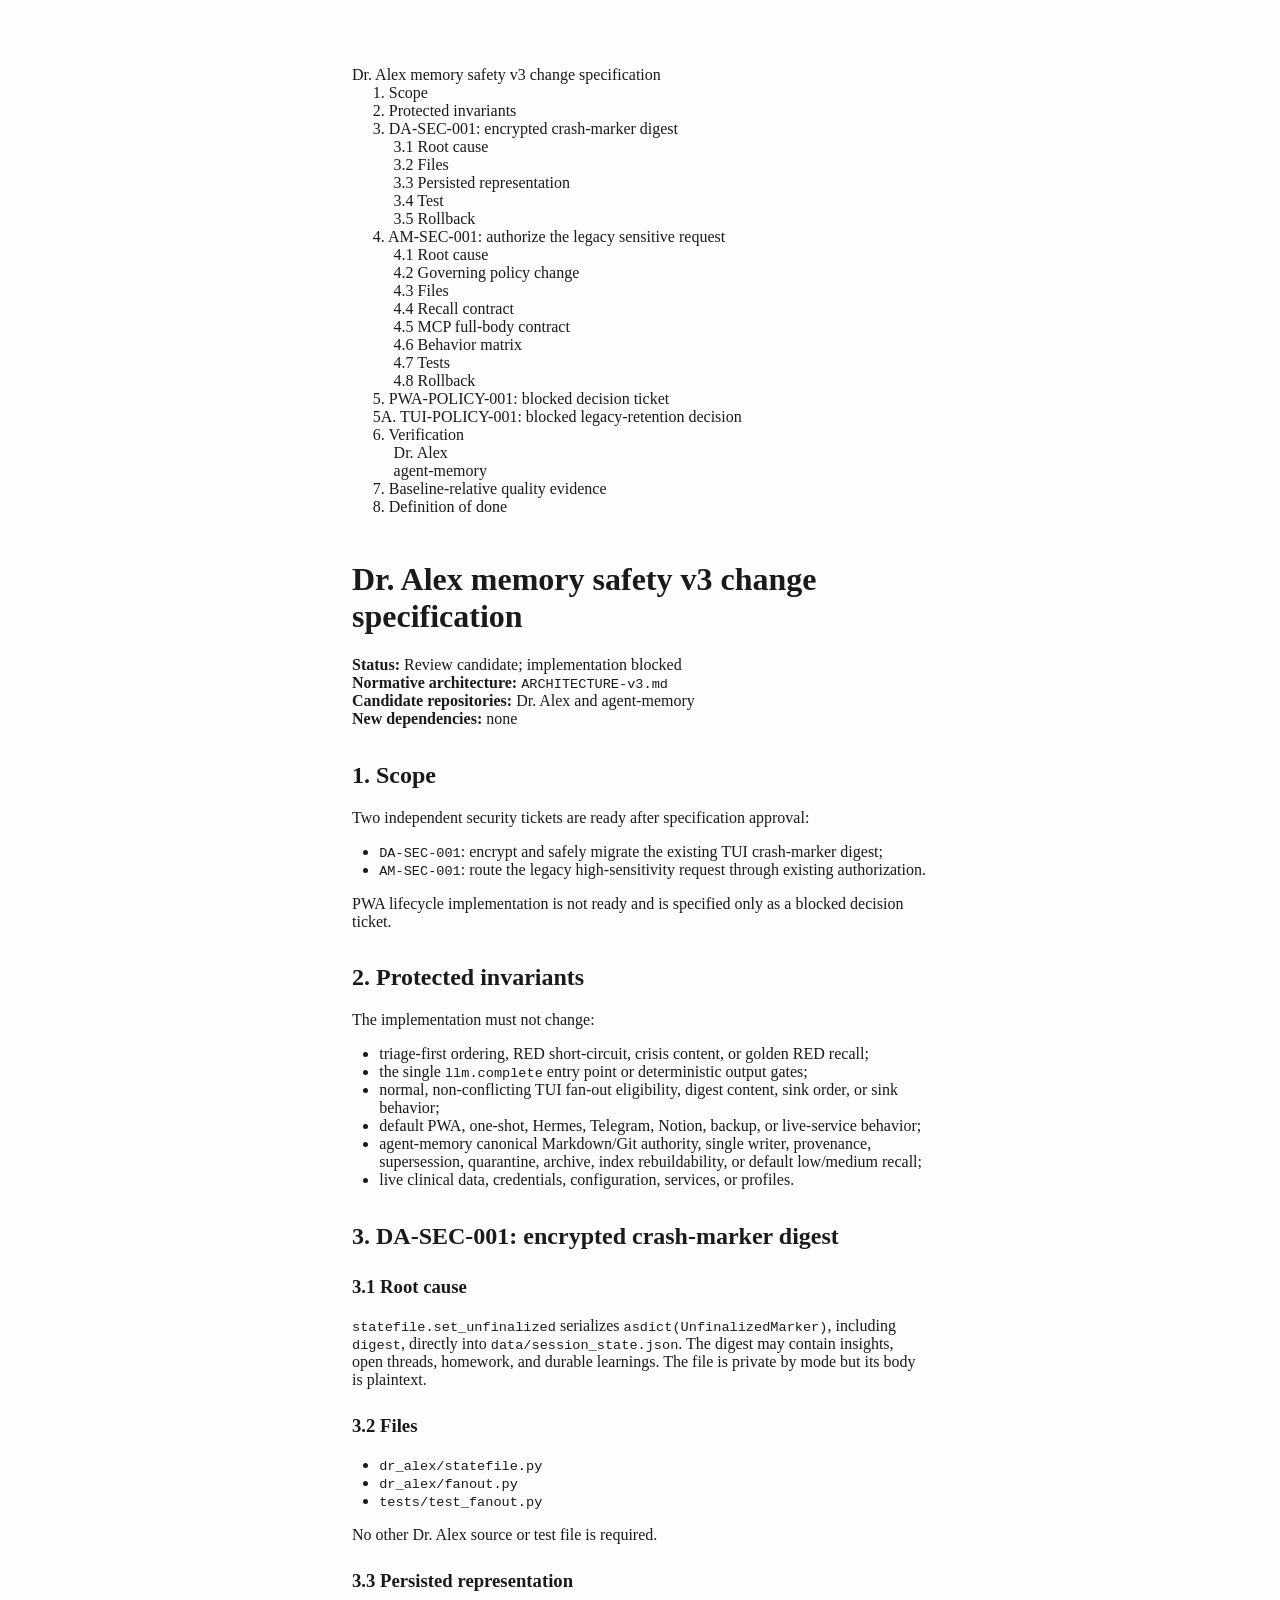
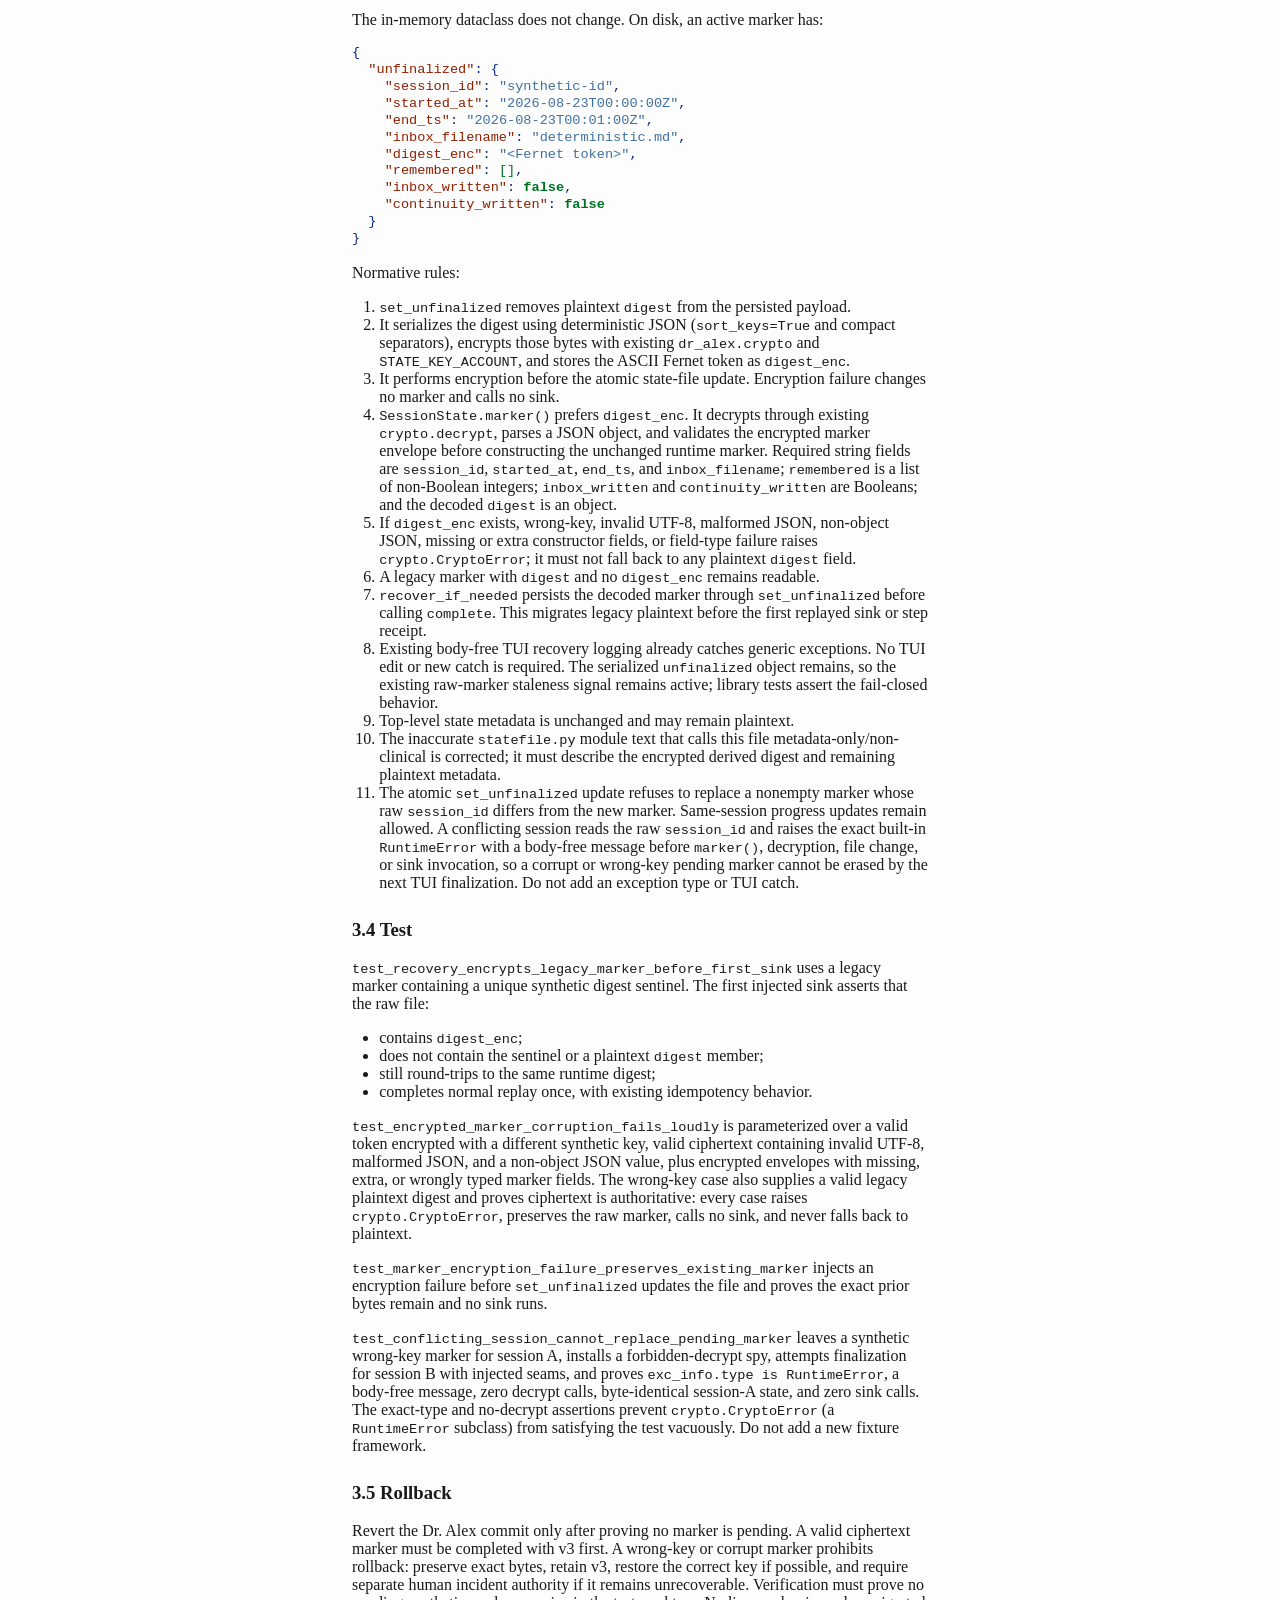
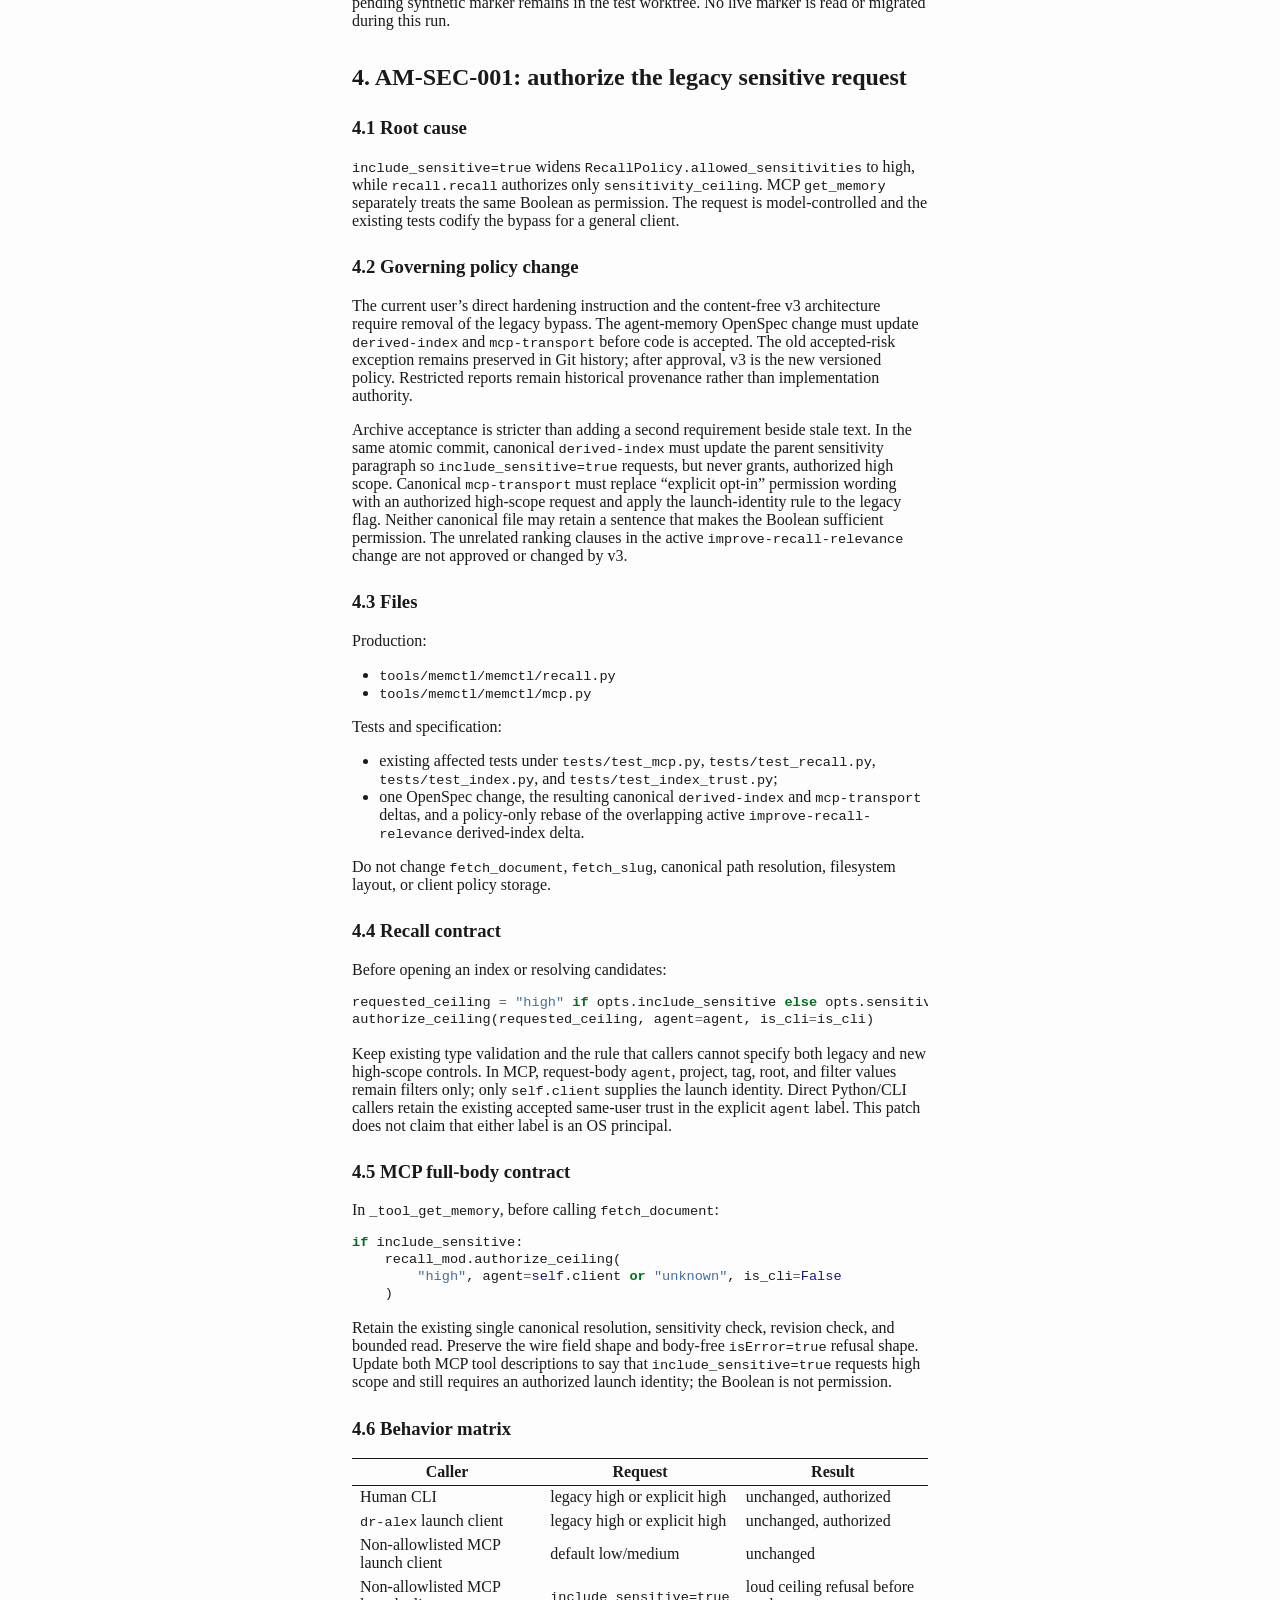
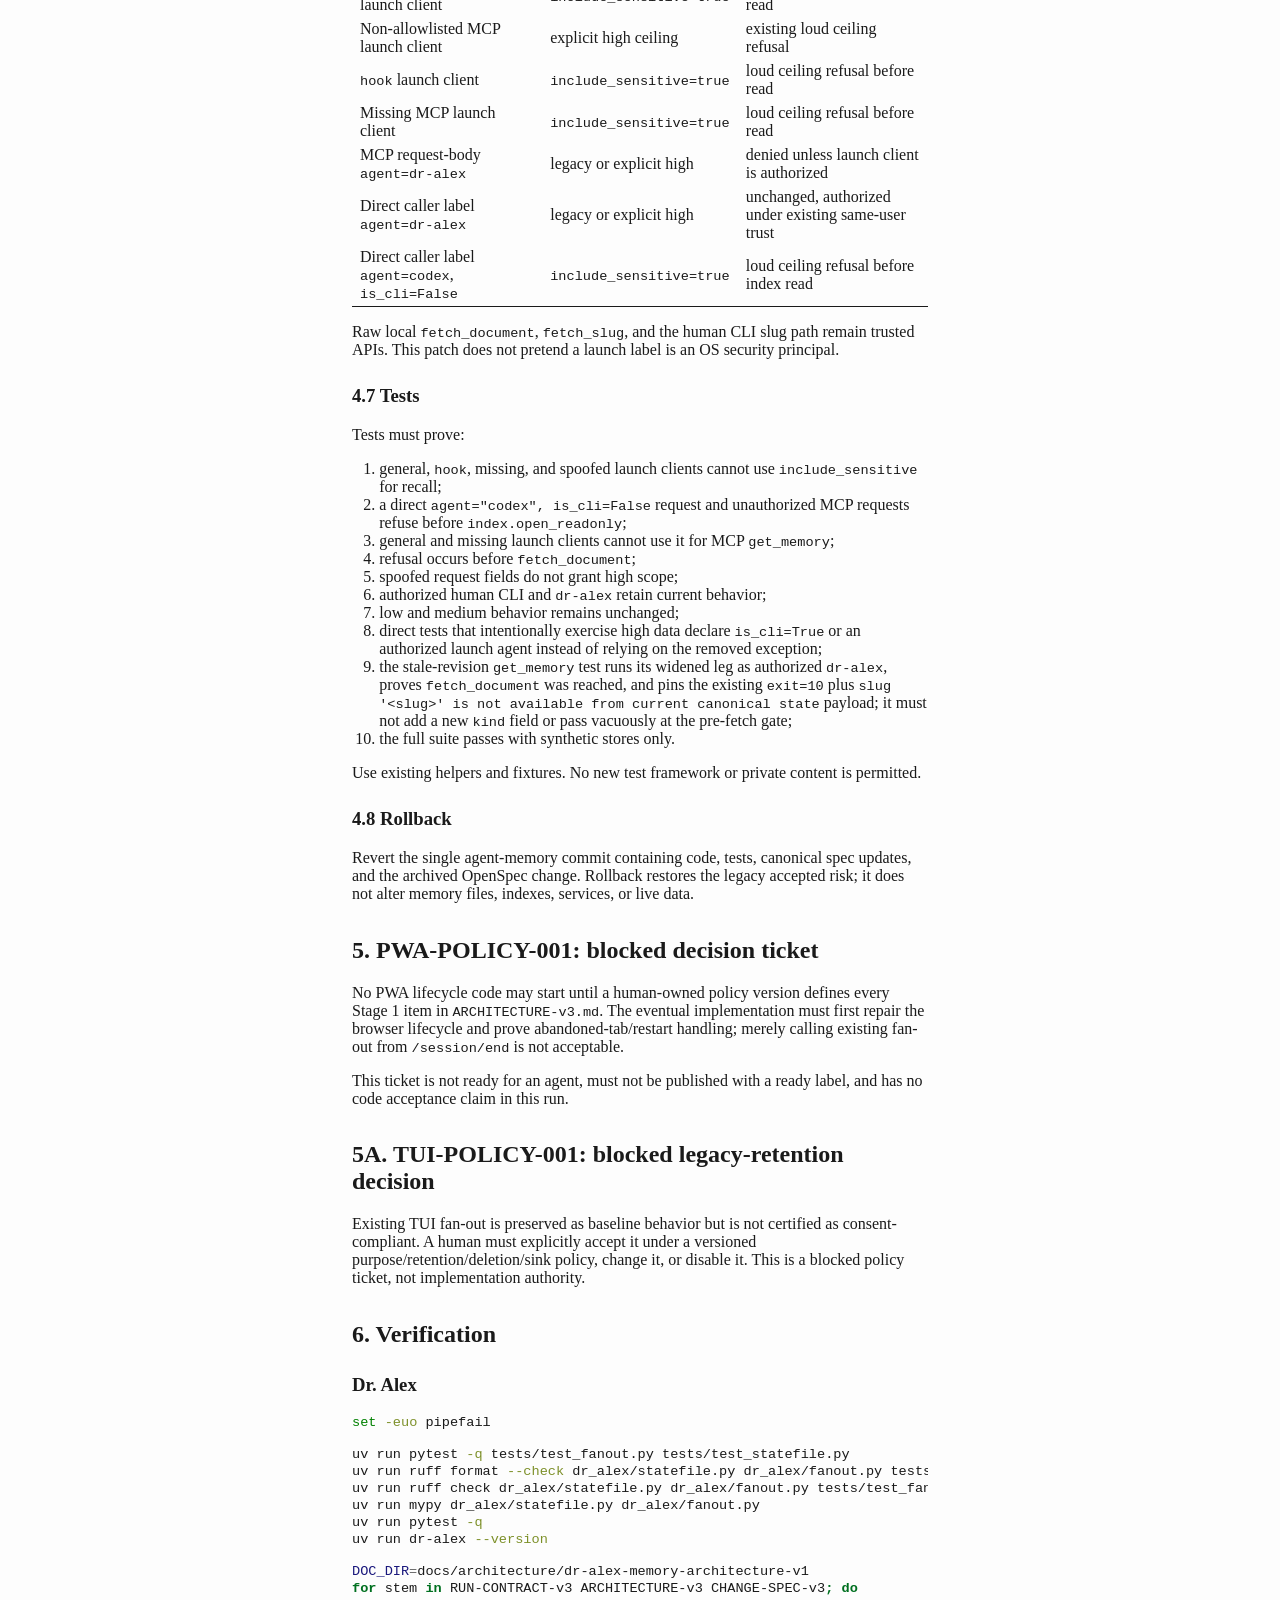
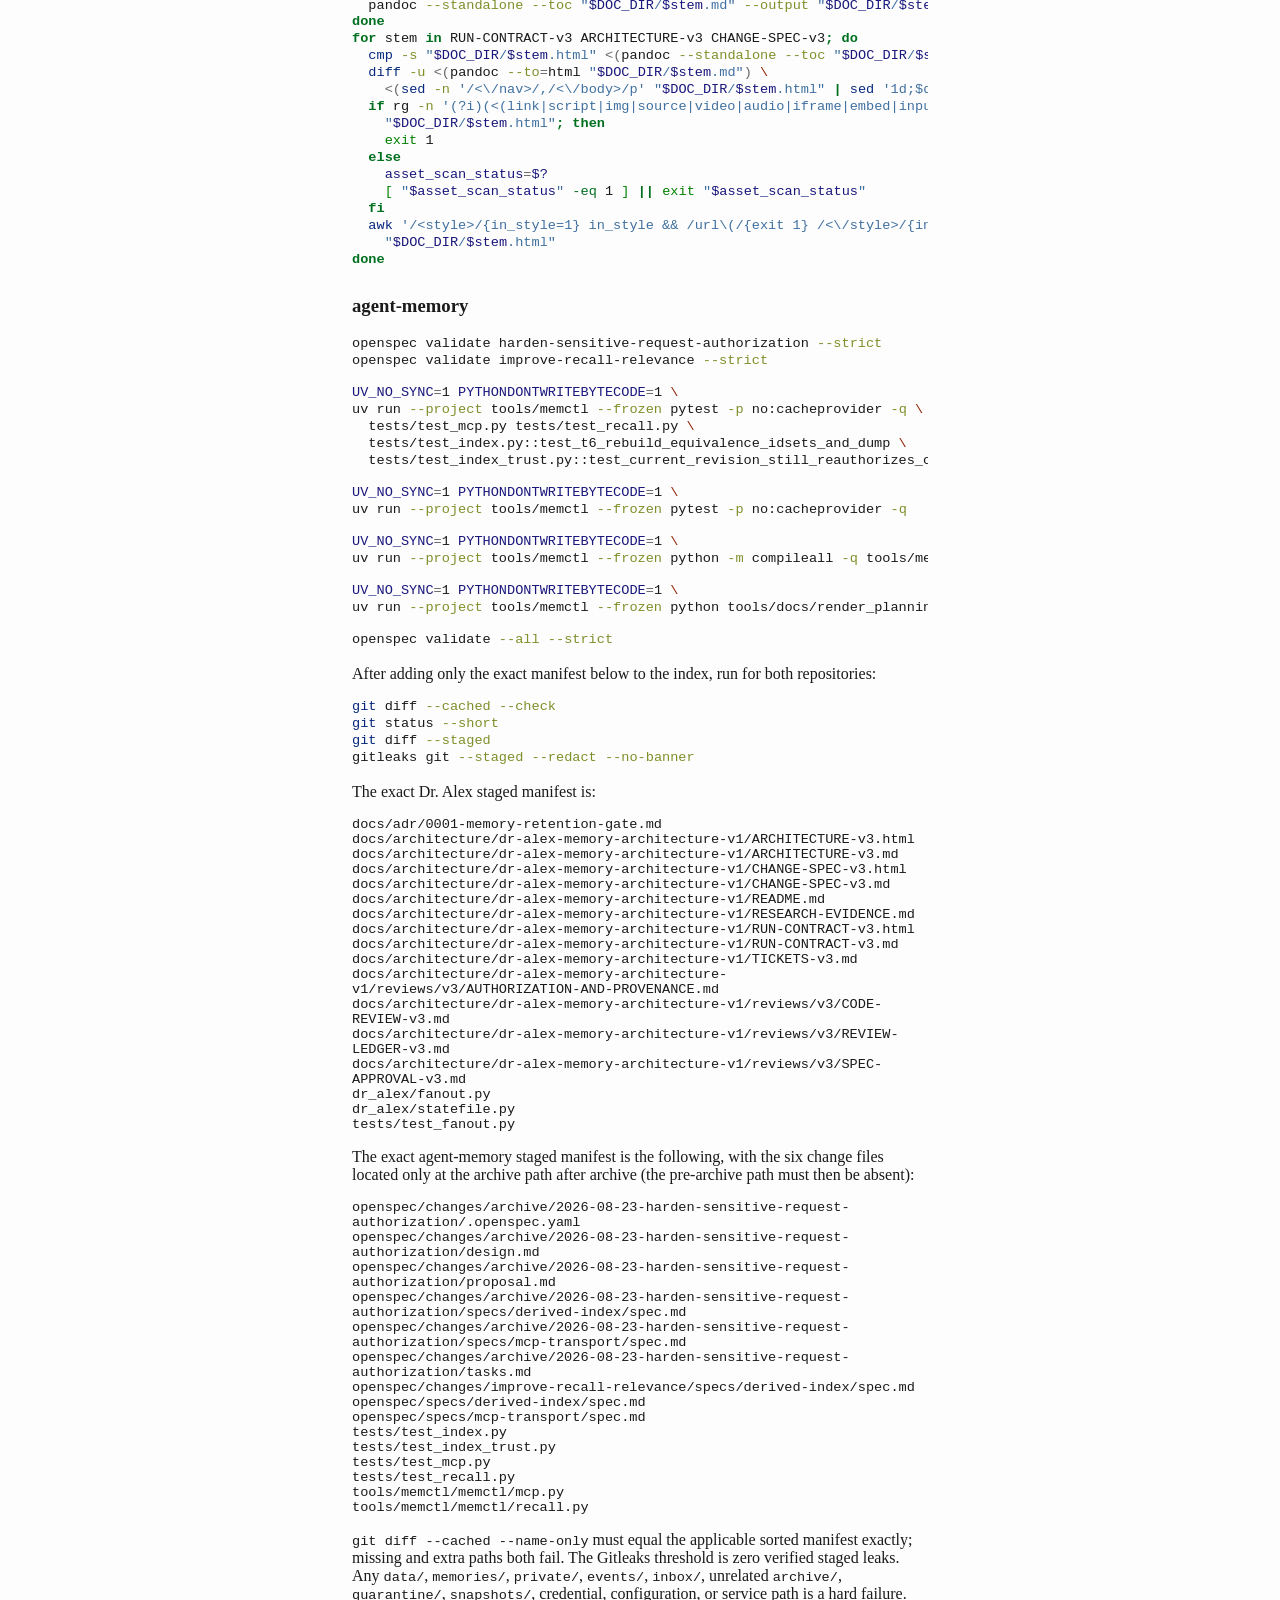
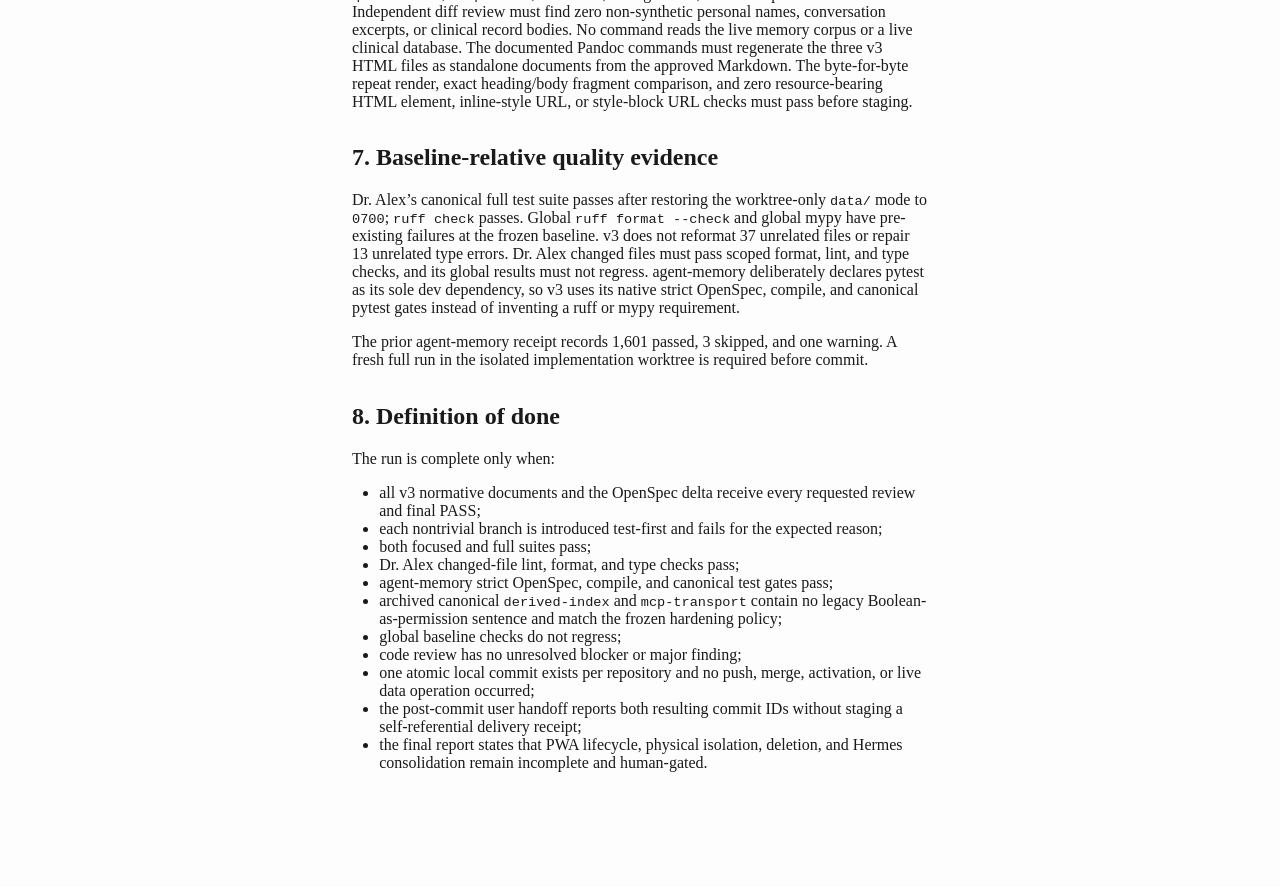
<file: docs/architecture/dr-alex-memory-architecture-v1/CHANGE-SPEC-v3.html>
<!DOCTYPE html>
<html xmlns="http://www.w3.org/1999/xhtml">
<head>
  <meta charset="utf-8" />
  <meta name="generator" content="pandoc 3.10.2" />
  <meta name="viewport" content="width=device-width, initial-scale=1.0, user-scalable=yes" />
  <title>CHANGE-SPEC-v3</title>
  <style>
    /* Default styles provided by pandoc.
    ** See https://pandoc.org/MANUAL.html#variables-for-html for config info.
    */
    html {
      color: #1a1a1a;
      background-color: #fdfdfd;
    }
    body {
      margin: 0 auto;
      max-width: 36em;
      padding-left: 50px;
      padding-right: 50px;
      padding-top: 50px;
      padding-bottom: 50px;
      hyphens: auto;
      overflow-wrap: break-word;
      text-rendering: optimizeLegibility;
      font-kerning: normal;
    }
    @media (max-width: 600px) {
      body {
        font-size: 0.9em;
        padding: 12px;
      }
      h1 {
        font-size: 1.8em;
      }
    }
    @media print {
      html {
        background-color: white;
      }
      body {
        background-color: transparent;
        color: black;
      }
      p, h2, h3 {
        orphans: 3;
        widows: 3;
      }
      h2, h3, h4 {
        page-break-after: avoid;
      }
    }
    p {
      margin: 1em 0;
    }
    a {
      color: #1a1a1a;
    }
    a:visited {
      color: #1a1a1a;
    }
    img {
      max-width: 100%;
    }
    svg {
      height: auto;
      max-width: 100%;
    }
    h1, h2, h3, h4, h5, h6 {
      margin-top: 1.4em;
    }
    h5, h6 {
      font-size: 1em;
      font-style: italic;
    }
    h6 {
      font-weight: normal;
    }
    ol, ul {
      padding-left: 1.7em;
      margin-top: 1em;
    }
    li > ol, li > ul {
      margin-top: 0;
    }
    blockquote {
      margin: 1em 0 1em 1.7em;
      padding-left: 1em;
      border-left: 2px solid #e6e6e6;
      color: #606060;
    }
    code {
      white-space: pre-wrap;
      font-family: Menlo, Monaco, Consolas, 'Lucida Console', monospace;
      font-size: 85%;
      margin: 0;
      hyphens: manual;
    }
    pre {
      margin: 1em 0;
      overflow: auto;
    }
    pre code {
      padding: 0;
      overflow: visible;
      overflow-wrap: normal;
    }
    .sourceCode {
     background-color: transparent;
     overflow: visible;
    }
    hr {
      border: none;
      border-top: 1px solid #1a1a1a;
      height: 1px;
      margin: 1em 0;
    }
    table {
      margin: 1em 0;
      border-collapse: collapse;
      width: 100%;
      overflow-x: auto;
      display: block;
      font-variant-numeric: lining-nums tabular-nums;
    }
    table caption {
      margin-bottom: 0.75em;
    }
    tbody {
      margin-top: 0.5em;
      border-top: 1px solid #1a1a1a;
      border-bottom: 1px solid #1a1a1a;
    }
    th {
      border-top: 1px solid #1a1a1a;
      padding: 0.25em 0.5em 0.25em 0.5em;
    }
    td {
      padding: 0.125em 0.5em 0.25em 0.5em;
    }
    header {
      margin-bottom: 4em;
      text-align: center;
    }
    #TOC li {
      list-style: none;
    }
    #TOC ul {
      padding-left: 1.3em;
    }
    #TOC > ul {
      padding-left: 0;
    }
    #TOC a:not(:hover) {
      text-decoration: none;
    }
    span.smallcaps{font-variant: small-caps;}
    div.columns{display: flex; gap: 1.5em;}
    div.column{flex: auto;}
    @media screen {
    div.columns{gap: min(4vw, 1.5em);}
    div.column{overflow-x: auto;}
    }
    div.hanging-indent{margin-left: 1.5em; text-indent: -1.5em;}
    /* The extra [class] is a hack that increases specificity enough to
       override a similar rule in reveal.js */
    ul.task-list[class]{list-style: none;}
    ul.task-list li input[type="checkbox"] {
      font-size: inherit;
      width: 0.8em;
      margin: 0 0.8em 0.2em -1.6em;
      vertical-align: middle;
    }
    .display.math{display: block; text-align: center; margin: 0.5rem auto;}
    /* CSS for syntax highlighting */
    html { -webkit-text-size-adjust: 100%; }
    pre > code.sourceCode { white-space: pre; position: relative; }
    pre > code.sourceCode > span { display: inline-block; line-height: 1.25; }
    pre > code.sourceCode > span:empty { height: 1.2em; }
    .sourceCode { overflow: visible; }
    code.sourceCode > span { color: inherit; text-decoration: inherit; }
    div.sourceCode { margin: 1em 0; }
    pre.sourceCode { margin: 0; }
    @media screen {
    div.sourceCode { overflow: auto; }
    }
    @media print {
    pre > code.sourceCode { white-space: pre-wrap; }
    pre > code.sourceCode > span { text-indent: -5em; padding-left: 5em; }
    }
    pre.numberSource code
      { counter-reset: source-line 0; }
    pre.numberSource code > span
      { position: relative; left: -4em; counter-increment: source-line; }
    pre.numberSource code > span > a:first-child::before
      { content: counter(source-line);
        position: relative; left: -1em; text-align: right; vertical-align: baseline;
        border: none; display: inline-block;
        -webkit-touch-callout: none; -webkit-user-select: none;
        -khtml-user-select: none; -moz-user-select: none;
        -ms-user-select: none; user-select: none;
        padding: 0 4px; width: 4em;
        color: #aaaaaa;
      }
    pre.numberSource { margin-left: 3em; border-left: 1px solid #aaaaaa;  padding-left: 4px; }
    div.sourceCode
      {   }
    @media screen {
    pre > code.sourceCode > span > a:first-child::before { text-decoration: underline; }
    }
    code span.al { color: #ff0000; font-weight: bold; } /* Alert */
    code span.an { color: #60a0b0; font-weight: bold; font-style: italic; } /* Annotation */
    code span.at { color: #7d9029; } /* Attribute */
    code span.bn { color: #40a070; } /* BaseN */
    code span.bu { color: #008000; } /* BuiltIn */
    code span.cf { color: #007020; font-weight: bold; } /* ControlFlow */
    code span.ch { color: #4070a0; } /* Char */
    code span.cn { color: #880000; } /* Constant */
    code span.co { color: #60a0b0; font-style: italic; } /* Comment */
    code span.cv { color: #60a0b0; font-weight: bold; font-style: italic; } /* CommentVar */
    code span.do { color: #ba2121; font-style: italic; } /* Documentation */
    code span.dt { color: #902000; } /* DataType */
    code span.dv { color: #40a070; } /* DecVal */
    code span.er { color: #ff0000; font-weight: bold; } /* Error */
    code span.ex { } /* Extension */
    code span.fl { color: #40a070; } /* Float */
    code span.fu { color: #06287e; } /* Function */
    code span.im { color: #008000; font-weight: bold; } /* Import */
    code span.in { color: #60a0b0; font-weight: bold; font-style: italic; } /* Information */
    code span.kw { color: #007020; font-weight: bold; } /* Keyword */
    code span.op { color: #666666; } /* Operator */
    code span.ot { color: #007020; } /* Other */
    code span.pp { color: #bc7a00; } /* Preprocessor */
    code span.sc { color: #4070a0; } /* SpecialChar */
    code span.ss { color: #bb6688; } /* SpecialString */
    code span.st { color: #4070a0; } /* String */
    code span.va { color: #19177c; } /* Variable */
    code span.vs { color: #4070a0; } /* VerbatimString */
    code span.wa { color: #60a0b0; font-weight: bold; font-style: italic; } /* Warning */
  </style>
</head>
<body>
<nav id="TOC" role="doc-toc">
<ul>
<li><a href="#dr.-alex-memory-safety-v3-change-specification"
id="toc-dr.-alex-memory-safety-v3-change-specification">Dr. Alex memory
safety v3 change specification</a>
<ul>
<li><a href="#scope" id="toc-scope">1. Scope</a></li>
<li><a href="#protected-invariants" id="toc-protected-invariants">2.
Protected invariants</a></li>
<li><a href="#da-sec-001-encrypted-crash-marker-digest"
id="toc-da-sec-001-encrypted-crash-marker-digest">3. DA-SEC-001:
encrypted crash-marker digest</a>
<ul>
<li><a href="#root-cause" id="toc-root-cause">3.1 Root cause</a></li>
<li><a href="#files" id="toc-files">3.2 Files</a></li>
<li><a href="#persisted-representation"
id="toc-persisted-representation">3.3 Persisted representation</a></li>
<li><a href="#test" id="toc-test">3.4 Test</a></li>
<li><a href="#rollback" id="toc-rollback">3.5 Rollback</a></li>
</ul></li>
<li><a href="#am-sec-001-authorize-the-legacy-sensitive-request"
id="toc-am-sec-001-authorize-the-legacy-sensitive-request">4.
AM-SEC-001: authorize the legacy sensitive request</a>
<ul>
<li><a href="#root-cause-1" id="toc-root-cause-1">4.1 Root
cause</a></li>
<li><a href="#governing-policy-change"
id="toc-governing-policy-change">4.2 Governing policy change</a></li>
<li><a href="#files-1" id="toc-files-1">4.3 Files</a></li>
<li><a href="#recall-contract" id="toc-recall-contract">4.4 Recall
contract</a></li>
<li><a href="#mcp-full-body-contract"
id="toc-mcp-full-body-contract">4.5 MCP full-body contract</a></li>
<li><a href="#behavior-matrix" id="toc-behavior-matrix">4.6 Behavior
matrix</a></li>
<li><a href="#tests" id="toc-tests">4.7 Tests</a></li>
<li><a href="#rollback-1" id="toc-rollback-1">4.8 Rollback</a></li>
</ul></li>
<li><a href="#pwa-policy-001-blocked-decision-ticket"
id="toc-pwa-policy-001-blocked-decision-ticket">5. PWA-POLICY-001:
blocked decision ticket</a></li>
<li><a href="#a.-tui-policy-001-blocked-legacy-retention-decision"
id="toc-a.-tui-policy-001-blocked-legacy-retention-decision">5A.
TUI-POLICY-001: blocked legacy-retention decision</a></li>
<li><a href="#verification" id="toc-verification">6. Verification</a>
<ul>
<li><a href="#dr.-alex" id="toc-dr.-alex">Dr. Alex</a></li>
<li><a href="#agent-memory" id="toc-agent-memory">agent-memory</a></li>
</ul></li>
<li><a href="#baseline-relative-quality-evidence"
id="toc-baseline-relative-quality-evidence">7. Baseline-relative quality
evidence</a></li>
<li><a href="#definition-of-done" id="toc-definition-of-done">8.
Definition of done</a></li>
</ul></li>
</ul>
</nav>
<h1 id="dr.-alex-memory-safety-v3-change-specification">Dr. Alex memory
safety v3 change specification</h1>
<p><strong>Status:</strong> Review candidate; implementation
blocked<br />
<strong>Normative architecture:</strong>
<code>ARCHITECTURE-v3.md</code><br />
<strong>Candidate repositories:</strong> Dr. Alex and agent-memory<br />
<strong>New dependencies:</strong> none</p>
<h2 id="scope">1. Scope</h2>
<p>Two independent security tickets are ready after specification
approval:</p>
<ul>
<li><code>DA-SEC-001</code>: encrypt and safely migrate the existing TUI
crash-marker digest;</li>
<li><code>AM-SEC-001</code>: route the legacy high-sensitivity request
through existing authorization.</li>
</ul>
<p>PWA lifecycle implementation is not ready and is specified only as a
blocked decision ticket.</p>
<h2 id="protected-invariants">2. Protected invariants</h2>
<p>The implementation must not change:</p>
<ul>
<li>triage-first ordering, RED short-circuit, crisis content, or golden
RED recall;</li>
<li>the single <code>llm.complete</code> entry point or deterministic
output gates;</li>
<li>normal, non-conflicting TUI fan-out eligibility, digest content,
sink order, or sink behavior;</li>
<li>default PWA, one-shot, Hermes, Telegram, Notion, backup, or
live-service behavior;</li>
<li>agent-memory canonical Markdown/Git authority, single writer,
provenance, supersession, quarantine, archive, index rebuildability, or
default low/medium recall;</li>
<li>live clinical data, credentials, configuration, services, or
profiles.</li>
</ul>
<h2 id="da-sec-001-encrypted-crash-marker-digest">3. DA-SEC-001:
encrypted crash-marker digest</h2>
<h3 id="root-cause">3.1 Root cause</h3>
<p><code>statefile.set_unfinalized</code> serializes
<code>asdict(UnfinalizedMarker)</code>, including <code>digest</code>,
directly into <code>data/session_state.json</code>. The digest may
contain insights, open threads, homework, and durable learnings. The
file is private by mode but its body is plaintext.</p>
<h3 id="files">3.2 Files</h3>
<ul>
<li><code>dr_alex/statefile.py</code></li>
<li><code>dr_alex/fanout.py</code></li>
<li><code>tests/test_fanout.py</code></li>
</ul>
<p>No other Dr. Alex source or test file is required.</p>
<h3 id="persisted-representation">3.3 Persisted representation</h3>
<p>The in-memory dataclass does not change. On disk, an active marker
has:</p>
<div class="sourceCode" id="cb1"><pre
class="sourceCode json"><code class="sourceCode json"><span id="cb1-1"><a href="#cb1-1" aria-hidden="true" tabindex="-1"></a><span class="fu">{</span></span>
<span id="cb1-2"><a href="#cb1-2" aria-hidden="true" tabindex="-1"></a>  <span class="dt">&quot;unfinalized&quot;</span><span class="fu">:</span> <span class="fu">{</span></span>
<span id="cb1-3"><a href="#cb1-3" aria-hidden="true" tabindex="-1"></a>    <span class="dt">&quot;session_id&quot;</span><span class="fu">:</span> <span class="st">&quot;synthetic-id&quot;</span><span class="fu">,</span></span>
<span id="cb1-4"><a href="#cb1-4" aria-hidden="true" tabindex="-1"></a>    <span class="dt">&quot;started_at&quot;</span><span class="fu">:</span> <span class="st">&quot;2026-08-23T00:00:00Z&quot;</span><span class="fu">,</span></span>
<span id="cb1-5"><a href="#cb1-5" aria-hidden="true" tabindex="-1"></a>    <span class="dt">&quot;end_ts&quot;</span><span class="fu">:</span> <span class="st">&quot;2026-08-23T00:01:00Z&quot;</span><span class="fu">,</span></span>
<span id="cb1-6"><a href="#cb1-6" aria-hidden="true" tabindex="-1"></a>    <span class="dt">&quot;inbox_filename&quot;</span><span class="fu">:</span> <span class="st">&quot;deterministic.md&quot;</span><span class="fu">,</span></span>
<span id="cb1-7"><a href="#cb1-7" aria-hidden="true" tabindex="-1"></a>    <span class="dt">&quot;digest_enc&quot;</span><span class="fu">:</span> <span class="st">&quot;&lt;Fernet token&gt;&quot;</span><span class="fu">,</span></span>
<span id="cb1-8"><a href="#cb1-8" aria-hidden="true" tabindex="-1"></a>    <span class="dt">&quot;remembered&quot;</span><span class="fu">:</span> <span class="ot">[]</span><span class="fu">,</span></span>
<span id="cb1-9"><a href="#cb1-9" aria-hidden="true" tabindex="-1"></a>    <span class="dt">&quot;inbox_written&quot;</span><span class="fu">:</span> <span class="kw">false</span><span class="fu">,</span></span>
<span id="cb1-10"><a href="#cb1-10" aria-hidden="true" tabindex="-1"></a>    <span class="dt">&quot;continuity_written&quot;</span><span class="fu">:</span> <span class="kw">false</span></span>
<span id="cb1-11"><a href="#cb1-11" aria-hidden="true" tabindex="-1"></a>  <span class="fu">}</span></span>
<span id="cb1-12"><a href="#cb1-12" aria-hidden="true" tabindex="-1"></a><span class="fu">}</span></span></code></pre></div>
<p>Normative rules:</p>
<ol type="1">
<li><code>set_unfinalized</code> removes plaintext <code>digest</code>
from the persisted payload.</li>
<li>It serializes the digest using deterministic JSON
(<code>sort_keys=True</code> and compact separators), encrypts those
bytes with existing <code>dr_alex.crypto</code> and
<code>STATE_KEY_ACCOUNT</code>, and stores the ASCII Fernet token as
<code>digest_enc</code>.</li>
<li>It performs encryption before the atomic state-file update.
Encryption failure changes no marker and calls no sink.</li>
<li><code>SessionState.marker()</code> prefers <code>digest_enc</code>.
It decrypts through existing <code>crypto.decrypt</code>, parses a JSON
object, and validates the encrypted marker envelope before constructing
the unchanged runtime marker. Required string fields are
<code>session_id</code>, <code>started_at</code>, <code>end_ts</code>,
and <code>inbox_filename</code>; <code>remembered</code> is a list of
non-Boolean integers; <code>inbox_written</code> and
<code>continuity_written</code> are Booleans; and the decoded
<code>digest</code> is an object.</li>
<li>If <code>digest_enc</code> exists, wrong-key, invalid UTF-8,
malformed JSON, non-object JSON, missing or extra constructor fields, or
field-type failure raises <code>crypto.CryptoError</code>; it must not
fall back to any plaintext <code>digest</code> field.</li>
<li>A legacy marker with <code>digest</code> and no
<code>digest_enc</code> remains readable.</li>
<li><code>recover_if_needed</code> persists the decoded marker through
<code>set_unfinalized</code> before calling <code>complete</code>. This
migrates legacy plaintext before the first replayed sink or step
receipt.</li>
<li>Existing body-free TUI recovery logging already catches generic
exceptions. No TUI edit or new catch is required. The serialized
<code>unfinalized</code> object remains, so the existing raw-marker
staleness signal remains active; library tests assert the fail-closed
behavior.</li>
<li>Top-level state metadata is unchanged and may remain plaintext.</li>
<li>The inaccurate <code>statefile.py</code> module text that calls this
file metadata-only/non-clinical is corrected; it must describe the
encrypted derived digest and remaining plaintext metadata.</li>
<li>The atomic <code>set_unfinalized</code> update refuses to replace a
nonempty marker whose raw <code>session_id</code> differs from the new
marker. Same-session progress updates remain allowed. A conflicting
session reads the raw <code>session_id</code> and raises the exact
built-in <code>RuntimeError</code> with a body-free message before
<code>marker()</code>, decryption, file change, or sink invocation, so a
corrupt or wrong-key pending marker cannot be erased by the next TUI
finalization. Do not add an exception type or TUI catch.</li>
</ol>
<h3 id="test">3.4 Test</h3>
<p><code>test_recovery_encrypts_legacy_marker_before_first_sink</code>
uses a legacy marker containing a unique synthetic digest sentinel. The
first injected sink asserts that the raw file:</p>
<ul>
<li>contains <code>digest_enc</code>;</li>
<li>does not contain the sentinel or a plaintext <code>digest</code>
member;</li>
<li>still round-trips to the same runtime digest;</li>
<li>completes normal replay once, with existing idempotency
behavior.</li>
</ul>
<p><code>test_encrypted_marker_corruption_fails_loudly</code> is
parameterized over a valid token encrypted with a different synthetic
key, valid ciphertext containing invalid UTF-8, malformed JSON, and a
non-object JSON value, plus encrypted envelopes with missing, extra, or
wrongly typed marker fields. The wrong-key case also supplies a valid
legacy plaintext digest and proves ciphertext is authoritative: every
case raises <code>crypto.CryptoError</code>, preserves the raw marker,
calls no sink, and never falls back to plaintext.</p>
<p><code>test_marker_encryption_failure_preserves_existing_marker</code>
injects an encryption failure before <code>set_unfinalized</code>
updates the file and proves the exact prior bytes remain and no sink
runs.</p>
<p><code>test_conflicting_session_cannot_replace_pending_marker</code>
leaves a synthetic wrong-key marker for session A, installs a
forbidden-decrypt spy, attempts finalization for session B with injected
seams, and proves <code>exc_info.type is RuntimeError</code>, a
body-free message, zero decrypt calls, byte-identical session-A state,
and zero sink calls. The exact-type and no-decrypt assertions prevent
<code>crypto.CryptoError</code> (a <code>RuntimeError</code> subclass)
from satisfying the test vacuously. Do not add a new fixture
framework.</p>
<h3 id="rollback">3.5 Rollback</h3>
<p>Revert the Dr. Alex commit only after proving no marker is pending. A
valid ciphertext marker must be completed with v3 first. A wrong-key or
corrupt marker prohibits rollback: preserve exact bytes, retain v3,
restore the correct key if possible, and require separate human incident
authority if it remains unrecoverable. Verification must prove no
pending synthetic marker remains in the test worktree. No live marker is
read or migrated during this run.</p>
<h2 id="am-sec-001-authorize-the-legacy-sensitive-request">4.
AM-SEC-001: authorize the legacy sensitive request</h2>
<h3 id="root-cause-1">4.1 Root cause</h3>
<p><code>include_sensitive=true</code> widens
<code>RecallPolicy.allowed_sensitivities</code> to high, while
<code>recall.recall</code> authorizes only
<code>sensitivity_ceiling</code>. MCP <code>get_memory</code> separately
treats the same Boolean as permission. The request is model-controlled
and the existing tests codify the bypass for a general client.</p>
<h3 id="governing-policy-change">4.2 Governing policy change</h3>
<p>The current user’s direct hardening instruction and the content-free
v3 architecture require removal of the legacy bypass. The agent-memory
OpenSpec change must update <code>derived-index</code> and
<code>mcp-transport</code> before code is accepted. The old
accepted-risk exception remains preserved in Git history; after
approval, v3 is the new versioned policy. Restricted reports remain
historical provenance rather than implementation authority.</p>
<p>Archive acceptance is stricter than adding a second requirement
beside stale text. In the same atomic commit, canonical
<code>derived-index</code> must update the parent sensitivity paragraph
so <code>include_sensitive=true</code> requests, but never grants,
authorized high scope. Canonical <code>mcp-transport</code> must replace
“explicit opt-in” permission wording with an authorized high-scope
request and apply the launch-identity rule to the legacy flag. Neither
canonical file may retain a sentence that makes the Boolean sufficient
permission. The unrelated ranking clauses in the active
<code>improve-recall-relevance</code> change are not approved or changed
by v3.</p>
<h3 id="files-1">4.3 Files</h3>
<p>Production:</p>
<ul>
<li><code>tools/memctl/memctl/recall.py</code></li>
<li><code>tools/memctl/memctl/mcp.py</code></li>
</ul>
<p>Tests and specification:</p>
<ul>
<li>existing affected tests under <code>tests/test_mcp.py</code>,
<code>tests/test_recall.py</code>, <code>tests/test_index.py</code>, and
<code>tests/test_index_trust.py</code>;</li>
<li>one OpenSpec change, the resulting canonical
<code>derived-index</code> and <code>mcp-transport</code> deltas, and a
policy-only rebase of the overlapping active
<code>improve-recall-relevance</code> derived-index delta.</li>
</ul>
<p>Do not change <code>fetch_document</code>, <code>fetch_slug</code>,
canonical path resolution, filesystem layout, or client policy
storage.</p>
<h3 id="recall-contract">4.4 Recall contract</h3>
<p>Before opening an index or resolving candidates:</p>
<div class="sourceCode" id="cb2"><pre
class="sourceCode python"><code class="sourceCode python"><span id="cb2-1"><a href="#cb2-1" aria-hidden="true" tabindex="-1"></a>requested_ceiling <span class="op">=</span> <span class="st">&quot;high&quot;</span> <span class="cf">if</span> opts.include_sensitive <span class="cf">else</span> opts.sensitivity_ceiling</span>
<span id="cb2-2"><a href="#cb2-2" aria-hidden="true" tabindex="-1"></a>authorize_ceiling(requested_ceiling, agent<span class="op">=</span>agent, is_cli<span class="op">=</span>is_cli)</span></code></pre></div>
<p>Keep existing type validation and the rule that callers cannot
specify both legacy and new high-scope controls. In MCP, request-body
<code>agent</code>, project, tag, root, and filter values remain filters
only; only <code>self.client</code> supplies the launch identity. Direct
Python/CLI callers retain the existing accepted same-user trust in the
explicit <code>agent</code> label. This patch does not claim that either
label is an OS principal.</p>
<h3 id="mcp-full-body-contract">4.5 MCP full-body contract</h3>
<p>In <code>_tool_get_memory</code>, before calling
<code>fetch_document</code>:</p>
<div class="sourceCode" id="cb3"><pre
class="sourceCode python"><code class="sourceCode python"><span id="cb3-1"><a href="#cb3-1" aria-hidden="true" tabindex="-1"></a><span class="cf">if</span> include_sensitive:</span>
<span id="cb3-2"><a href="#cb3-2" aria-hidden="true" tabindex="-1"></a>    recall_mod.authorize_ceiling(</span>
<span id="cb3-3"><a href="#cb3-3" aria-hidden="true" tabindex="-1"></a>        <span class="st">&quot;high&quot;</span>, agent<span class="op">=</span><span class="va">self</span>.client <span class="kw">or</span> <span class="st">&quot;unknown&quot;</span>, is_cli<span class="op">=</span><span class="va">False</span></span>
<span id="cb3-4"><a href="#cb3-4" aria-hidden="true" tabindex="-1"></a>    )</span></code></pre></div>
<p>Retain the existing single canonical resolution, sensitivity check,
revision check, and bounded read. Preserve the wire field shape and
body-free <code>isError=true</code> refusal shape. Update both MCP tool
descriptions to say that <code>include_sensitive=true</code> requests
high scope and still requires an authorized launch identity; the Boolean
is not permission.</p>
<h3 id="behavior-matrix">4.6 Behavior matrix</h3>
<table>
<colgroup>
<col style="width: 33%" />
<col style="width: 33%" />
<col style="width: 33%" />
</colgroup>
<thead>
<tr>
<th>Caller</th>
<th>Request</th>
<th>Result</th>
</tr>
</thead>
<tbody>
<tr>
<td>Human CLI</td>
<td>legacy high or explicit high</td>
<td>unchanged, authorized</td>
</tr>
<tr>
<td><code>dr-alex</code> launch client</td>
<td>legacy high or explicit high</td>
<td>unchanged, authorized</td>
</tr>
<tr>
<td>Non-allowlisted MCP launch client</td>
<td>default low/medium</td>
<td>unchanged</td>
</tr>
<tr>
<td>Non-allowlisted MCP launch client</td>
<td><code>include_sensitive=true</code></td>
<td>loud ceiling refusal before read</td>
</tr>
<tr>
<td>Non-allowlisted MCP launch client</td>
<td>explicit high ceiling</td>
<td>existing loud ceiling refusal</td>
</tr>
<tr>
<td><code>hook</code> launch client</td>
<td><code>include_sensitive=true</code></td>
<td>loud ceiling refusal before read</td>
</tr>
<tr>
<td>Missing MCP launch client</td>
<td><code>include_sensitive=true</code></td>
<td>loud ceiling refusal before read</td>
</tr>
<tr>
<td>MCP request-body <code>agent=dr-alex</code></td>
<td>legacy or explicit high</td>
<td>denied unless launch client is authorized</td>
</tr>
<tr>
<td>Direct caller label <code>agent=dr-alex</code></td>
<td>legacy or explicit high</td>
<td>unchanged, authorized under existing same-user trust</td>
</tr>
<tr>
<td>Direct caller label <code>agent=codex</code>,
<code>is_cli=False</code></td>
<td><code>include_sensitive=true</code></td>
<td>loud ceiling refusal before index read</td>
</tr>
</tbody>
</table>
<p>Raw local <code>fetch_document</code>, <code>fetch_slug</code>, and
the human CLI slug path remain trusted APIs. This patch does not pretend
a launch label is an OS security principal.</p>
<h3 id="tests">4.7 Tests</h3>
<p>Tests must prove:</p>
<ol type="1">
<li>general, <code>hook</code>, missing, and spoofed launch clients
cannot use <code>include_sensitive</code> for recall;</li>
<li>a direct <code>agent="codex", is_cli=False</code> request and
unauthorized MCP requests refuse before
<code>index.open_readonly</code>;</li>
<li>general and missing launch clients cannot use it for MCP
<code>get_memory</code>;</li>
<li>refusal occurs before <code>fetch_document</code>;</li>
<li>spoofed request fields do not grant high scope;</li>
<li>authorized human CLI and <code>dr-alex</code> retain current
behavior;</li>
<li>low and medium behavior remains unchanged;</li>
<li>direct tests that intentionally exercise high data declare
<code>is_cli=True</code> or an authorized launch agent instead of
relying on the removed exception;</li>
<li>the stale-revision <code>get_memory</code> test runs its widened leg
as authorized <code>dr-alex</code>, proves <code>fetch_document</code>
was reached, and pins the existing <code>exit=10</code> plus
<code>slug '&lt;slug&gt;' is not available from current canonical state</code>
payload; it must not add a new <code>kind</code> field or pass vacuously
at the pre-fetch gate;</li>
<li>the full suite passes with synthetic stores only.</li>
</ol>
<p>Use existing helpers and fixtures. No new test framework or private
content is permitted.</p>
<h3 id="rollback-1">4.8 Rollback</h3>
<p>Revert the single agent-memory commit containing code, tests,
canonical spec updates, and the archived OpenSpec change. Rollback
restores the legacy accepted risk; it does not alter memory files,
indexes, services, or live data.</p>
<h2 id="pwa-policy-001-blocked-decision-ticket">5. PWA-POLICY-001:
blocked decision ticket</h2>
<p>No PWA lifecycle code may start until a human-owned policy version
defines every Stage 1 item in <code>ARCHITECTURE-v3.md</code>. The
eventual implementation must first repair the browser lifecycle and
prove abandoned-tab/restart handling; merely calling existing fan-out
from <code>/session/end</code> is not acceptable.</p>
<p>This ticket is not ready for an agent, must not be published with a
ready label, and has no code acceptance claim in this run.</p>
<h2 id="a.-tui-policy-001-blocked-legacy-retention-decision">5A.
TUI-POLICY-001: blocked legacy-retention decision</h2>
<p>Existing TUI fan-out is preserved as baseline behavior but is not
certified as consent-compliant. A human must explicitly accept it under
a versioned purpose/retention/deletion/sink policy, change it, or
disable it. This is a blocked policy ticket, not implementation
authority.</p>
<h2 id="verification">6. Verification</h2>
<h3 id="dr.-alex">Dr. Alex</h3>
<div class="sourceCode" id="cb4"><pre
class="sourceCode bash"><code class="sourceCode bash"><span id="cb4-1"><a href="#cb4-1" aria-hidden="true" tabindex="-1"></a><span class="bu">set</span> <span class="at">-euo</span> pipefail</span>
<span id="cb4-2"><a href="#cb4-2" aria-hidden="true" tabindex="-1"></a></span>
<span id="cb4-3"><a href="#cb4-3" aria-hidden="true" tabindex="-1"></a><span class="ex">uv</span> run pytest <span class="at">-q</span> tests/test_fanout.py tests/test_statefile.py</span>
<span id="cb4-4"><a href="#cb4-4" aria-hidden="true" tabindex="-1"></a><span class="ex">uv</span> run ruff format <span class="at">--check</span> dr_alex/statefile.py dr_alex/fanout.py tests/test_fanout.py</span>
<span id="cb4-5"><a href="#cb4-5" aria-hidden="true" tabindex="-1"></a><span class="ex">uv</span> run ruff check dr_alex/statefile.py dr_alex/fanout.py tests/test_fanout.py</span>
<span id="cb4-6"><a href="#cb4-6" aria-hidden="true" tabindex="-1"></a><span class="ex">uv</span> run mypy dr_alex/statefile.py dr_alex/fanout.py</span>
<span id="cb4-7"><a href="#cb4-7" aria-hidden="true" tabindex="-1"></a><span class="ex">uv</span> run pytest <span class="at">-q</span></span>
<span id="cb4-8"><a href="#cb4-8" aria-hidden="true" tabindex="-1"></a><span class="ex">uv</span> run dr-alex <span class="at">--version</span></span>
<span id="cb4-9"><a href="#cb4-9" aria-hidden="true" tabindex="-1"></a></span>
<span id="cb4-10"><a href="#cb4-10" aria-hidden="true" tabindex="-1"></a><span class="va">DOC_DIR</span><span class="op">=</span>docs/architecture/dr-alex-memory-architecture-v1</span>
<span id="cb4-11"><a href="#cb4-11" aria-hidden="true" tabindex="-1"></a><span class="cf">for</span> stem <span class="kw">in</span> RUN-CONTRACT-v3 ARCHITECTURE-v3 CHANGE-SPEC-v3<span class="kw">;</span> <span class="cf">do</span></span>
<span id="cb4-12"><a href="#cb4-12" aria-hidden="true" tabindex="-1"></a>  <span class="ex">pandoc</span> <span class="at">--standalone</span> <span class="at">--toc</span> <span class="st">&quot;</span><span class="va">$DOC_DIR</span><span class="st">/</span><span class="va">$stem</span><span class="st">.md&quot;</span> <span class="at">--output</span> <span class="st">&quot;</span><span class="va">$DOC_DIR</span><span class="st">/</span><span class="va">$stem</span><span class="st">.html&quot;</span></span>
<span id="cb4-13"><a href="#cb4-13" aria-hidden="true" tabindex="-1"></a><span class="cf">done</span></span>
<span id="cb4-14"><a href="#cb4-14" aria-hidden="true" tabindex="-1"></a><span class="cf">for</span> stem <span class="kw">in</span> RUN-CONTRACT-v3 ARCHITECTURE-v3 CHANGE-SPEC-v3<span class="kw">;</span> <span class="cf">do</span></span>
<span id="cb4-15"><a href="#cb4-15" aria-hidden="true" tabindex="-1"></a>  <span class="fu">cmp</span> <span class="at">-s</span> <span class="st">&quot;</span><span class="va">$DOC_DIR</span><span class="st">/</span><span class="va">$stem</span><span class="st">.html&quot;</span> <span class="op">&lt;(</span><span class="ex">pandoc</span> <span class="at">--standalone</span> <span class="at">--toc</span> <span class="st">&quot;</span><span class="va">$DOC_DIR</span><span class="st">/</span><span class="va">$stem</span><span class="st">.md&quot;</span><span class="op">)</span></span>
<span id="cb4-16"><a href="#cb4-16" aria-hidden="true" tabindex="-1"></a>  <span class="fu">diff</span> <span class="at">-u</span> <span class="op">&lt;(</span><span class="ex">pandoc</span> <span class="at">--to</span><span class="op">=</span>html <span class="st">&quot;</span><span class="va">$DOC_DIR</span><span class="st">/</span><span class="va">$stem</span><span class="st">.md&quot;</span><span class="op">)</span> <span class="dt">\</span></span>
<span id="cb4-17"><a href="#cb4-17" aria-hidden="true" tabindex="-1"></a>    <span class="op">&lt;(</span><span class="fu">sed</span> <span class="at">-n</span> <span class="st">&#39;/&lt;\/nav&gt;/,/&lt;\/body&gt;/p&#39;</span> <span class="st">&quot;</span><span class="va">$DOC_DIR</span><span class="st">/</span><span class="va">$stem</span><span class="st">.html&quot;</span> <span class="kw">|</span> <span class="fu">sed</span> <span class="st">&#39;1d;$d&#39;</span><span class="op">)</span></span>
<span id="cb4-18"><a href="#cb4-18" aria-hidden="true" tabindex="-1"></a>  <span class="cf">if</span> <span class="ex">rg</span> <span class="at">-n</span> <span class="st">&#39;(?i)(&lt;(link|script|img|source|video|audio|iframe|embed|input|track|use)[^&gt;]+(href|src|srcset|poster)=|&lt;object[^&gt;]+data=|&lt;[^&gt;]+style=[^&gt;]*url\()&#39;</span> <span class="dt">\</span></span>
<span id="cb4-19"><a href="#cb4-19" aria-hidden="true" tabindex="-1"></a>    <span class="st">&quot;</span><span class="va">$DOC_DIR</span><span class="st">/</span><span class="va">$stem</span><span class="st">.html&quot;</span><span class="kw">;</span> <span class="cf">then</span></span>
<span id="cb4-20"><a href="#cb4-20" aria-hidden="true" tabindex="-1"></a>    <span class="bu">exit</span> 1</span>
<span id="cb4-21"><a href="#cb4-21" aria-hidden="true" tabindex="-1"></a>  <span class="cf">else</span></span>
<span id="cb4-22"><a href="#cb4-22" aria-hidden="true" tabindex="-1"></a>    <span class="va">asset_scan_status</span><span class="op">=</span><span class="va">$?</span></span>
<span id="cb4-23"><a href="#cb4-23" aria-hidden="true" tabindex="-1"></a>    <span class="bu">[</span> <span class="st">&quot;</span><span class="va">$asset_scan_status</span><span class="st">&quot;</span> <span class="ot">-eq</span> 1 <span class="bu">]</span> <span class="kw">||</span> <span class="bu">exit</span> <span class="st">&quot;</span><span class="va">$asset_scan_status</span><span class="st">&quot;</span></span>
<span id="cb4-24"><a href="#cb4-24" aria-hidden="true" tabindex="-1"></a>  <span class="cf">fi</span></span>
<span id="cb4-25"><a href="#cb4-25" aria-hidden="true" tabindex="-1"></a>  <span class="fu">awk</span> <span class="st">&#39;/&lt;style&gt;/{in_style=1} in_style &amp;&amp; /url\(/{exit 1} /&lt;\/style&gt;/{in_style=0}&#39;</span> <span class="dt">\</span></span>
<span id="cb4-26"><a href="#cb4-26" aria-hidden="true" tabindex="-1"></a>    <span class="st">&quot;</span><span class="va">$DOC_DIR</span><span class="st">/</span><span class="va">$stem</span><span class="st">.html&quot;</span></span>
<span id="cb4-27"><a href="#cb4-27" aria-hidden="true" tabindex="-1"></a><span class="cf">done</span></span></code></pre></div>
<h3 id="agent-memory">agent-memory</h3>
<div class="sourceCode" id="cb5"><pre
class="sourceCode bash"><code class="sourceCode bash"><span id="cb5-1"><a href="#cb5-1" aria-hidden="true" tabindex="-1"></a><span class="ex">openspec</span> validate harden-sensitive-request-authorization <span class="at">--strict</span></span>
<span id="cb5-2"><a href="#cb5-2" aria-hidden="true" tabindex="-1"></a><span class="ex">openspec</span> validate improve-recall-relevance <span class="at">--strict</span></span>
<span id="cb5-3"><a href="#cb5-3" aria-hidden="true" tabindex="-1"></a></span>
<span id="cb5-4"><a href="#cb5-4" aria-hidden="true" tabindex="-1"></a><span class="va">UV_NO_SYNC</span><span class="op">=</span>1 <span class="va">PYTHONDONTWRITEBYTECODE</span><span class="op">=</span>1 <span class="dt">\</span></span>
<span id="cb5-5"><a href="#cb5-5" aria-hidden="true" tabindex="-1"></a><span class="ex">uv</span> run <span class="at">--project</span> tools/memctl <span class="at">--frozen</span> pytest <span class="at">-p</span> no:cacheprovider <span class="at">-q</span> <span class="dt">\</span></span>
<span id="cb5-6"><a href="#cb5-6" aria-hidden="true" tabindex="-1"></a>  tests/test_mcp.py tests/test_recall.py <span class="dt">\</span></span>
<span id="cb5-7"><a href="#cb5-7" aria-hidden="true" tabindex="-1"></a>  tests/test_index.py::test_t6_rebuild_equivalence_idsets_and_dump <span class="dt">\</span></span>
<span id="cb5-8"><a href="#cb5-8" aria-hidden="true" tabindex="-1"></a>  tests/test_index_trust.py::test_current_revision_still_reauthorizes_canonical_sensitivity_policy</span>
<span id="cb5-9"><a href="#cb5-9" aria-hidden="true" tabindex="-1"></a></span>
<span id="cb5-10"><a href="#cb5-10" aria-hidden="true" tabindex="-1"></a><span class="va">UV_NO_SYNC</span><span class="op">=</span>1 <span class="va">PYTHONDONTWRITEBYTECODE</span><span class="op">=</span>1 <span class="dt">\</span></span>
<span id="cb5-11"><a href="#cb5-11" aria-hidden="true" tabindex="-1"></a><span class="ex">uv</span> run <span class="at">--project</span> tools/memctl <span class="at">--frozen</span> pytest <span class="at">-p</span> no:cacheprovider <span class="at">-q</span></span>
<span id="cb5-12"><a href="#cb5-12" aria-hidden="true" tabindex="-1"></a></span>
<span id="cb5-13"><a href="#cb5-13" aria-hidden="true" tabindex="-1"></a><span class="va">UV_NO_SYNC</span><span class="op">=</span>1 <span class="va">PYTHONDONTWRITEBYTECODE</span><span class="op">=</span>1 <span class="dt">\</span></span>
<span id="cb5-14"><a href="#cb5-14" aria-hidden="true" tabindex="-1"></a><span class="ex">uv</span> run <span class="at">--project</span> tools/memctl <span class="at">--frozen</span> python <span class="at">-m</span> compileall <span class="at">-q</span> tools/memctl/memctl</span>
<span id="cb5-15"><a href="#cb5-15" aria-hidden="true" tabindex="-1"></a></span>
<span id="cb5-16"><a href="#cb5-16" aria-hidden="true" tabindex="-1"></a><span class="va">UV_NO_SYNC</span><span class="op">=</span>1 <span class="va">PYTHONDONTWRITEBYTECODE</span><span class="op">=</span>1 <span class="dt">\</span></span>
<span id="cb5-17"><a href="#cb5-17" aria-hidden="true" tabindex="-1"></a><span class="ex">uv</span> run <span class="at">--project</span> tools/memctl <span class="at">--frozen</span> python tools/docs/render_planning.py check</span>
<span id="cb5-18"><a href="#cb5-18" aria-hidden="true" tabindex="-1"></a></span>
<span id="cb5-19"><a href="#cb5-19" aria-hidden="true" tabindex="-1"></a><span class="ex">openspec</span> validate <span class="at">--all</span> <span class="at">--strict</span></span></code></pre></div>
<p>After adding only the exact manifest below to the index, run for both
repositories:</p>
<div class="sourceCode" id="cb6"><pre
class="sourceCode bash"><code class="sourceCode bash"><span id="cb6-1"><a href="#cb6-1" aria-hidden="true" tabindex="-1"></a><span class="fu">git</span> diff <span class="at">--cached</span> <span class="at">--check</span></span>
<span id="cb6-2"><a href="#cb6-2" aria-hidden="true" tabindex="-1"></a><span class="fu">git</span> status <span class="at">--short</span></span>
<span id="cb6-3"><a href="#cb6-3" aria-hidden="true" tabindex="-1"></a><span class="fu">git</span> diff <span class="at">--staged</span></span>
<span id="cb6-4"><a href="#cb6-4" aria-hidden="true" tabindex="-1"></a><span class="ex">gitleaks</span> git <span class="at">--staged</span> <span class="at">--redact</span> <span class="at">--no-banner</span></span></code></pre></div>
<p>The exact Dr. Alex staged manifest is:</p>
<pre class="text"><code>docs/adr/0001-memory-retention-gate.md
docs/architecture/dr-alex-memory-architecture-v1/ARCHITECTURE-v3.html
docs/architecture/dr-alex-memory-architecture-v1/ARCHITECTURE-v3.md
docs/architecture/dr-alex-memory-architecture-v1/CHANGE-SPEC-v3.html
docs/architecture/dr-alex-memory-architecture-v1/CHANGE-SPEC-v3.md
docs/architecture/dr-alex-memory-architecture-v1/README.md
docs/architecture/dr-alex-memory-architecture-v1/RESEARCH-EVIDENCE.md
docs/architecture/dr-alex-memory-architecture-v1/RUN-CONTRACT-v3.html
docs/architecture/dr-alex-memory-architecture-v1/RUN-CONTRACT-v3.md
docs/architecture/dr-alex-memory-architecture-v1/TICKETS-v3.md
docs/architecture/dr-alex-memory-architecture-v1/reviews/v3/AUTHORIZATION-AND-PROVENANCE.md
docs/architecture/dr-alex-memory-architecture-v1/reviews/v3/CODE-REVIEW-v3.md
docs/architecture/dr-alex-memory-architecture-v1/reviews/v3/REVIEW-LEDGER-v3.md
docs/architecture/dr-alex-memory-architecture-v1/reviews/v3/SPEC-APPROVAL-v3.md
dr_alex/fanout.py
dr_alex/statefile.py
tests/test_fanout.py</code></pre>
<p>The exact agent-memory staged manifest is the following, with the six
change files located only at the archive path after archive (the
pre-archive path must then be absent):</p>
<pre class="text"><code>openspec/changes/archive/2026-08-23-harden-sensitive-request-authorization/.openspec.yaml
openspec/changes/archive/2026-08-23-harden-sensitive-request-authorization/design.md
openspec/changes/archive/2026-08-23-harden-sensitive-request-authorization/proposal.md
openspec/changes/archive/2026-08-23-harden-sensitive-request-authorization/specs/derived-index/spec.md
openspec/changes/archive/2026-08-23-harden-sensitive-request-authorization/specs/mcp-transport/spec.md
openspec/changes/archive/2026-08-23-harden-sensitive-request-authorization/tasks.md
openspec/changes/improve-recall-relevance/specs/derived-index/spec.md
openspec/specs/derived-index/spec.md
openspec/specs/mcp-transport/spec.md
tests/test_index.py
tests/test_index_trust.py
tests/test_mcp.py
tests/test_recall.py
tools/memctl/memctl/mcp.py
tools/memctl/memctl/recall.py</code></pre>
<p><code>git diff --cached --name-only</code> must equal the applicable
sorted manifest exactly; missing and extra paths both fail. The Gitleaks
threshold is zero verified staged leaks. Any <code>data/</code>,
<code>memories/</code>, <code>private/</code>, <code>events/</code>,
<code>inbox/</code>, unrelated <code>archive/</code>,
<code>quarantine/</code>, <code>snapshots/</code>, credential,
configuration, or service path is a hard failure. Independent diff
review must find zero non-synthetic personal names, conversation
excerpts, or clinical record bodies. No command reads the live memory
corpus or a live clinical database. The documented Pandoc commands must
regenerate the three v3 HTML files as standalone documents from the
approved Markdown. The byte-for-byte repeat render, exact heading/body
fragment comparison, and zero resource-bearing HTML element,
inline-style URL, or style-block URL checks must pass before
staging.</p>
<h2 id="baseline-relative-quality-evidence">7. Baseline-relative quality
evidence</h2>
<p>Dr. Alex’s canonical full test suite passes after restoring the
worktree-only <code>data/</code> mode to <code>0700</code>;
<code>ruff check</code> passes. Global <code>ruff format --check</code>
and global mypy have pre-existing failures at the frozen baseline. v3
does not reformat 37 unrelated files or repair 13 unrelated type errors.
Dr. Alex changed files must pass scoped format, lint, and type checks,
and its global results must not regress. agent-memory deliberately
declares pytest as its sole dev dependency, so v3 uses its native strict
OpenSpec, compile, and canonical pytest gates instead of inventing a
ruff or mypy requirement.</p>
<p>The prior agent-memory receipt records 1,601 passed, 3 skipped, and
one warning. A fresh full run in the isolated implementation worktree is
required before commit.</p>
<h2 id="definition-of-done">8. Definition of done</h2>
<p>The run is complete only when:</p>
<ul>
<li>all v3 normative documents and the OpenSpec delta receive every
requested review and final PASS;</li>
<li>each nontrivial branch is introduced test-first and fails for the
expected reason;</li>
<li>both focused and full suites pass;</li>
<li>Dr. Alex changed-file lint, format, and type checks pass;</li>
<li>agent-memory strict OpenSpec, compile, and canonical test gates
pass;</li>
<li>archived canonical <code>derived-index</code> and
<code>mcp-transport</code> contain no legacy Boolean-as-permission
sentence and match the frozen hardening policy;</li>
<li>global baseline checks do not regress;</li>
<li>code review has no unresolved blocker or major finding;</li>
<li>one atomic local commit exists per repository and no push, merge,
activation, or live data operation occurred;</li>
<li>the post-commit user handoff reports both resulting commit IDs
without staging a self-referential delivery receipt;</li>
<li>the final report states that PWA lifecycle, physical isolation,
deletion, and Hermes consolidation remain incomplete and
human-gated.</li>
</ul>
</body>
</html>
</file>
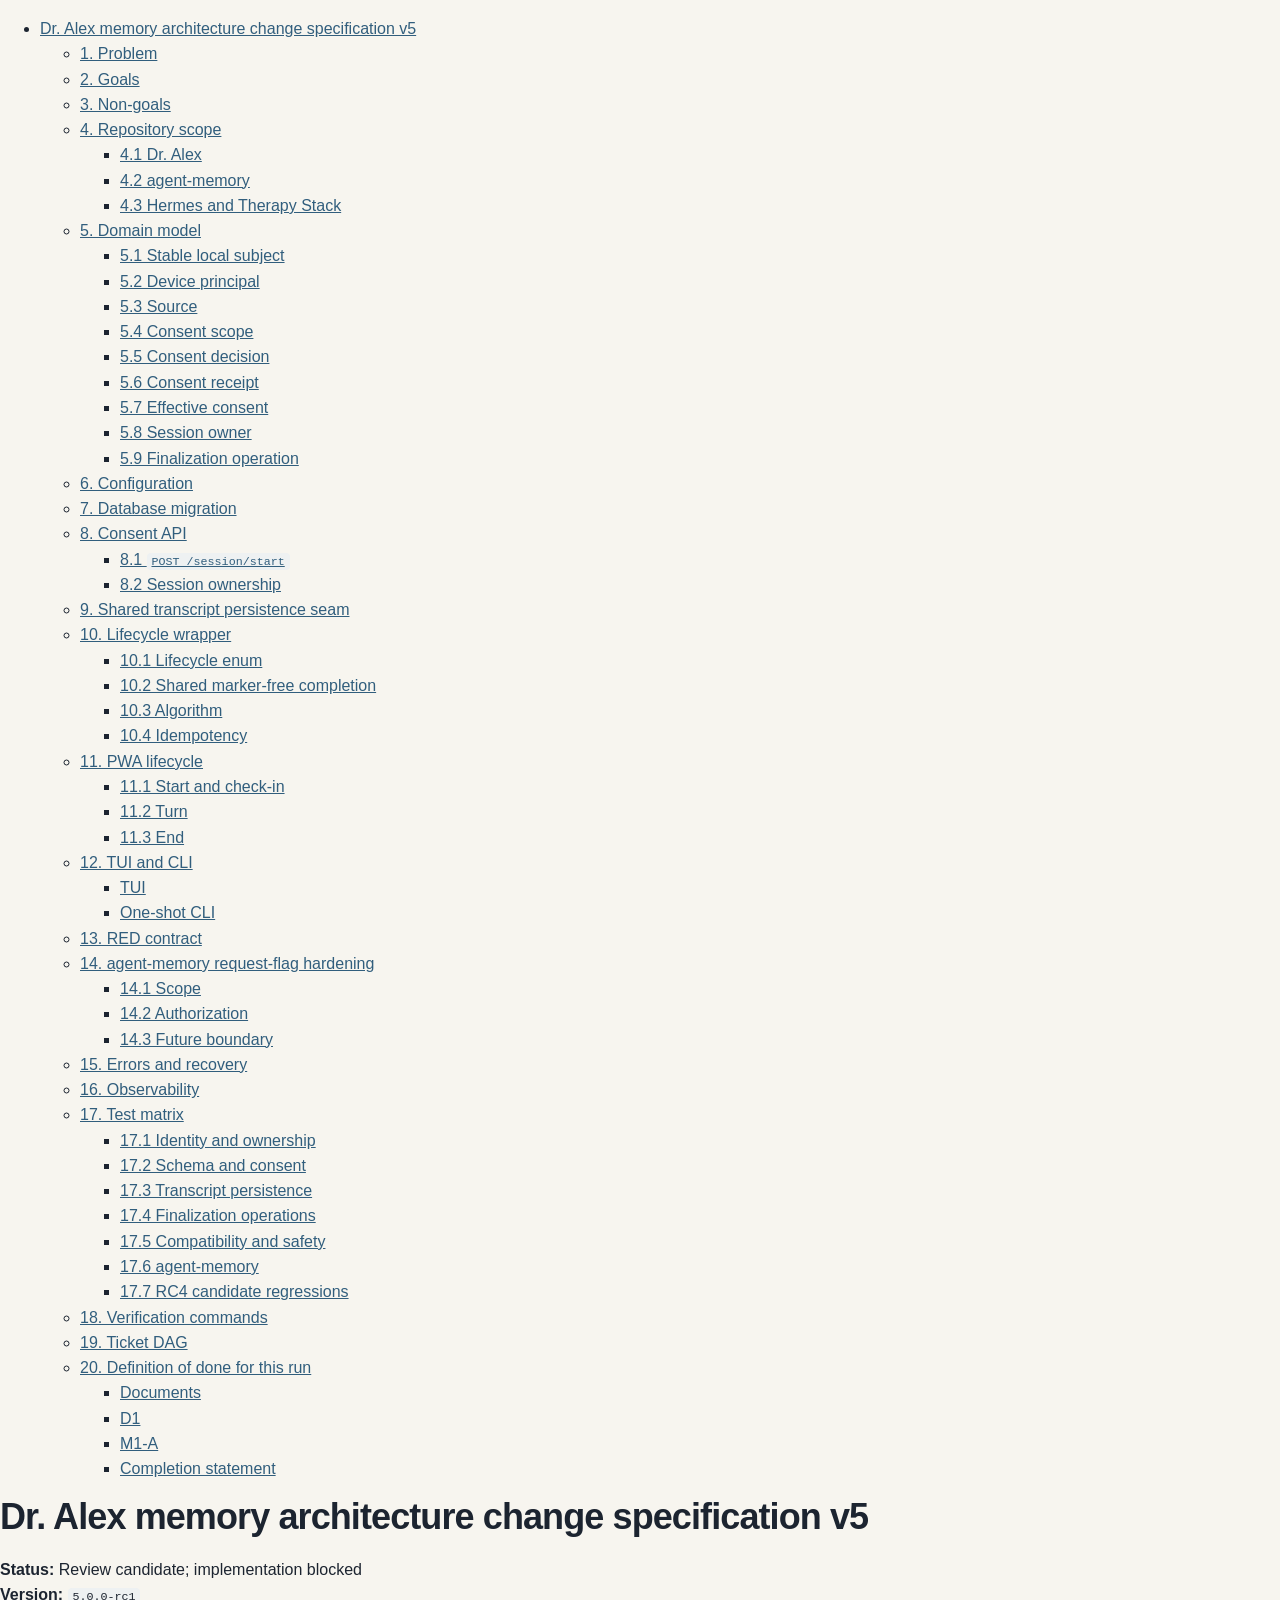
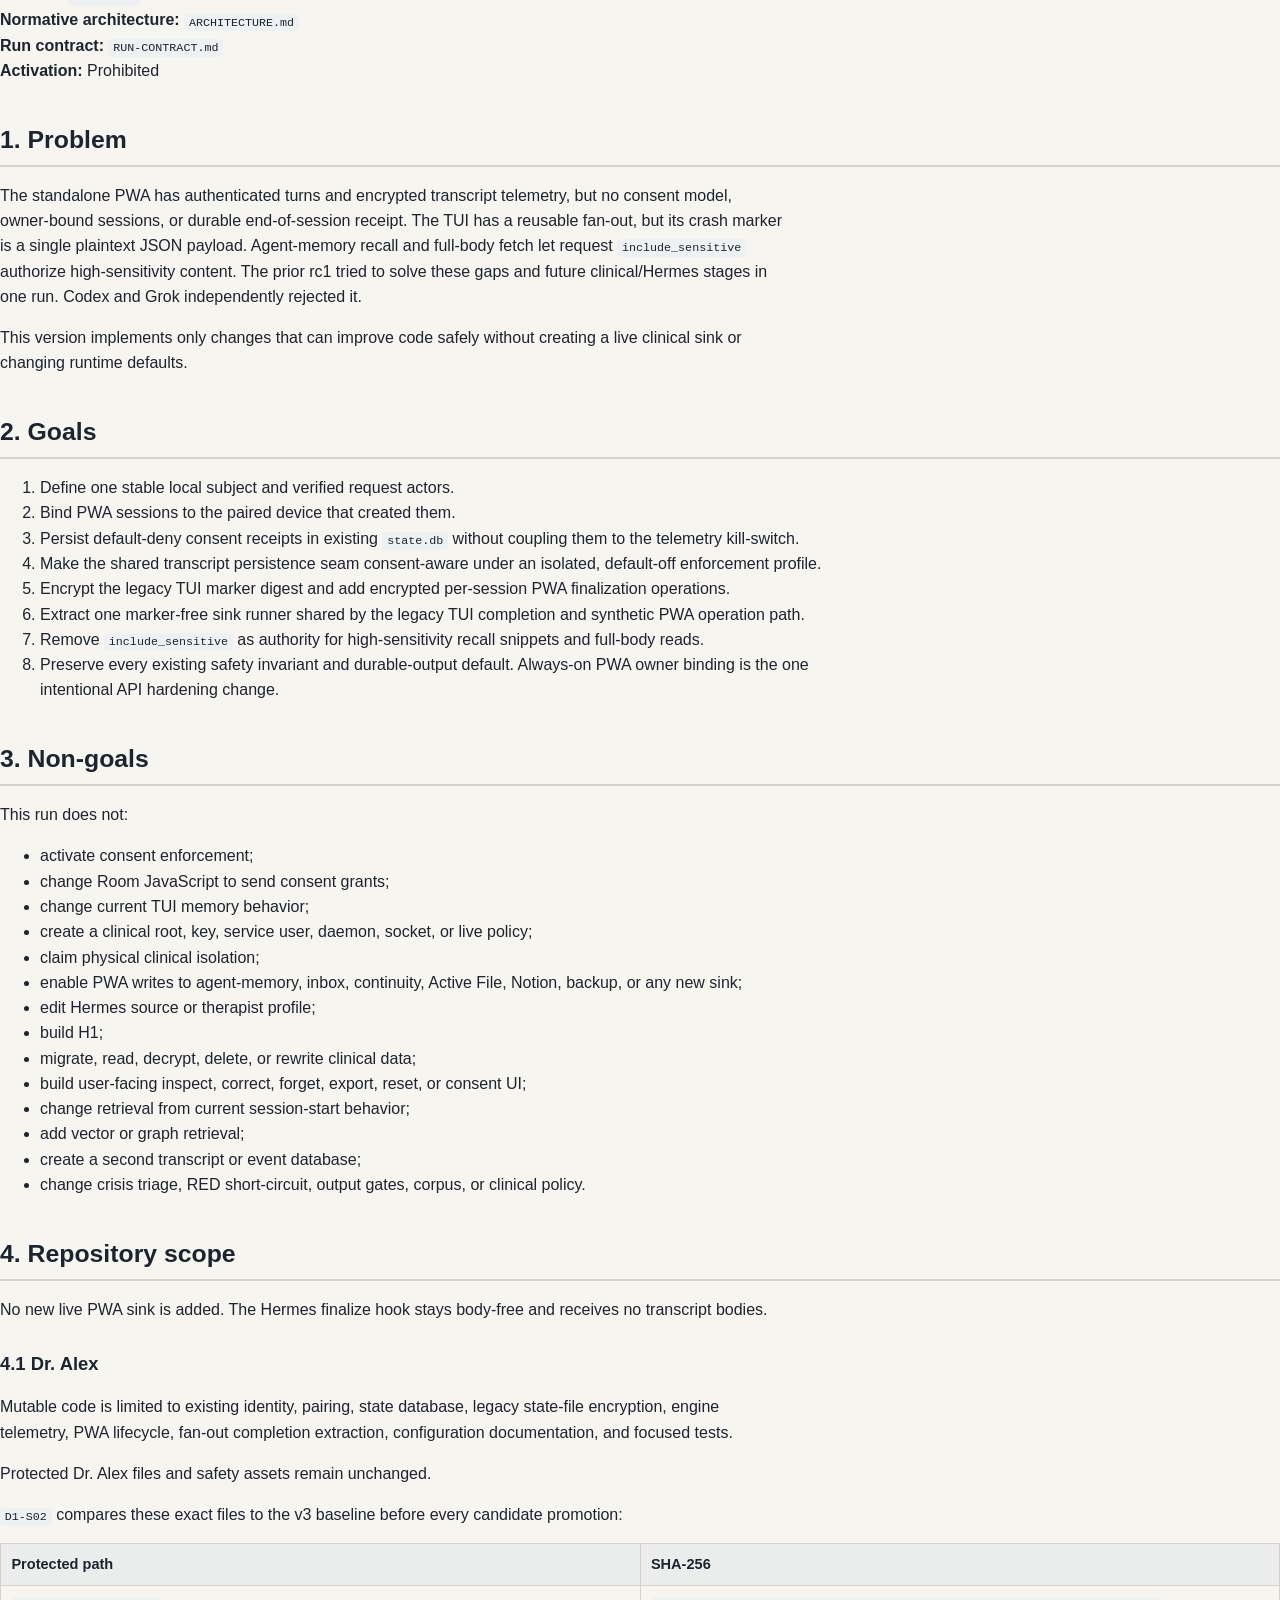
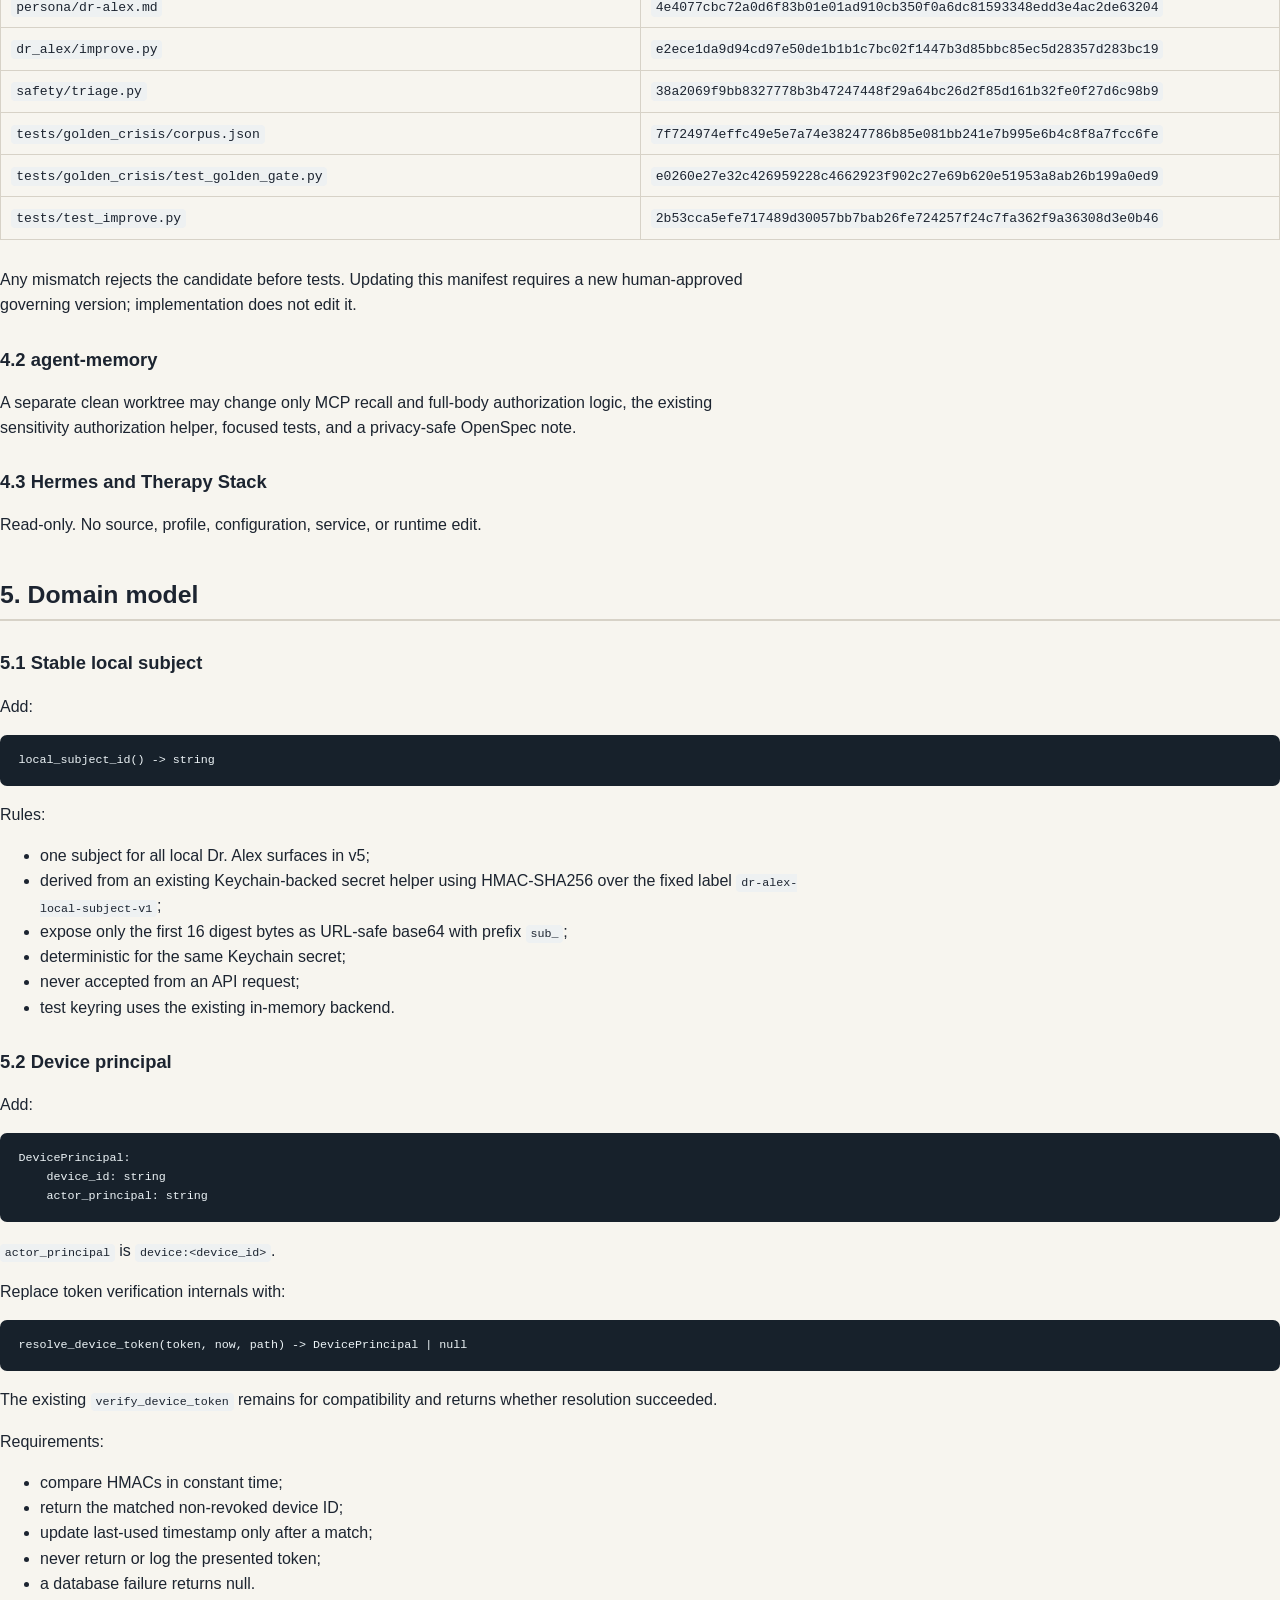
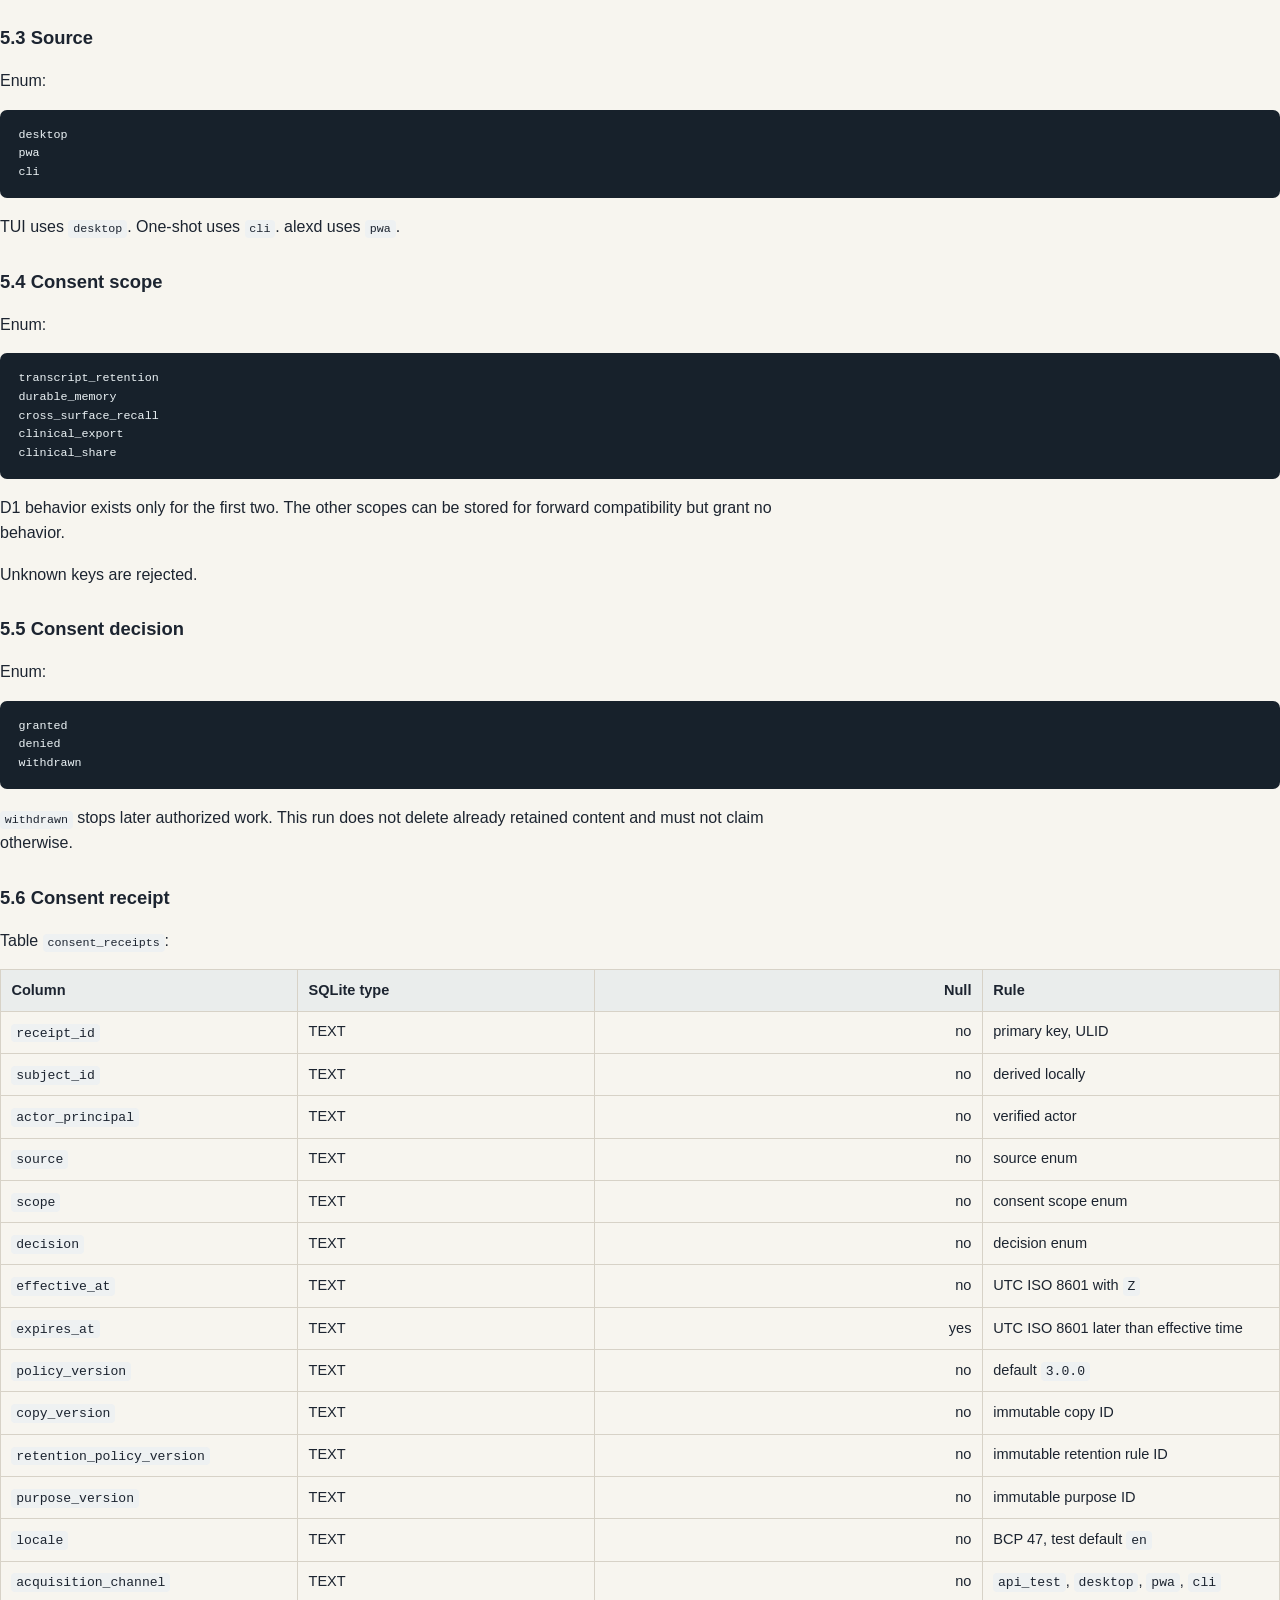
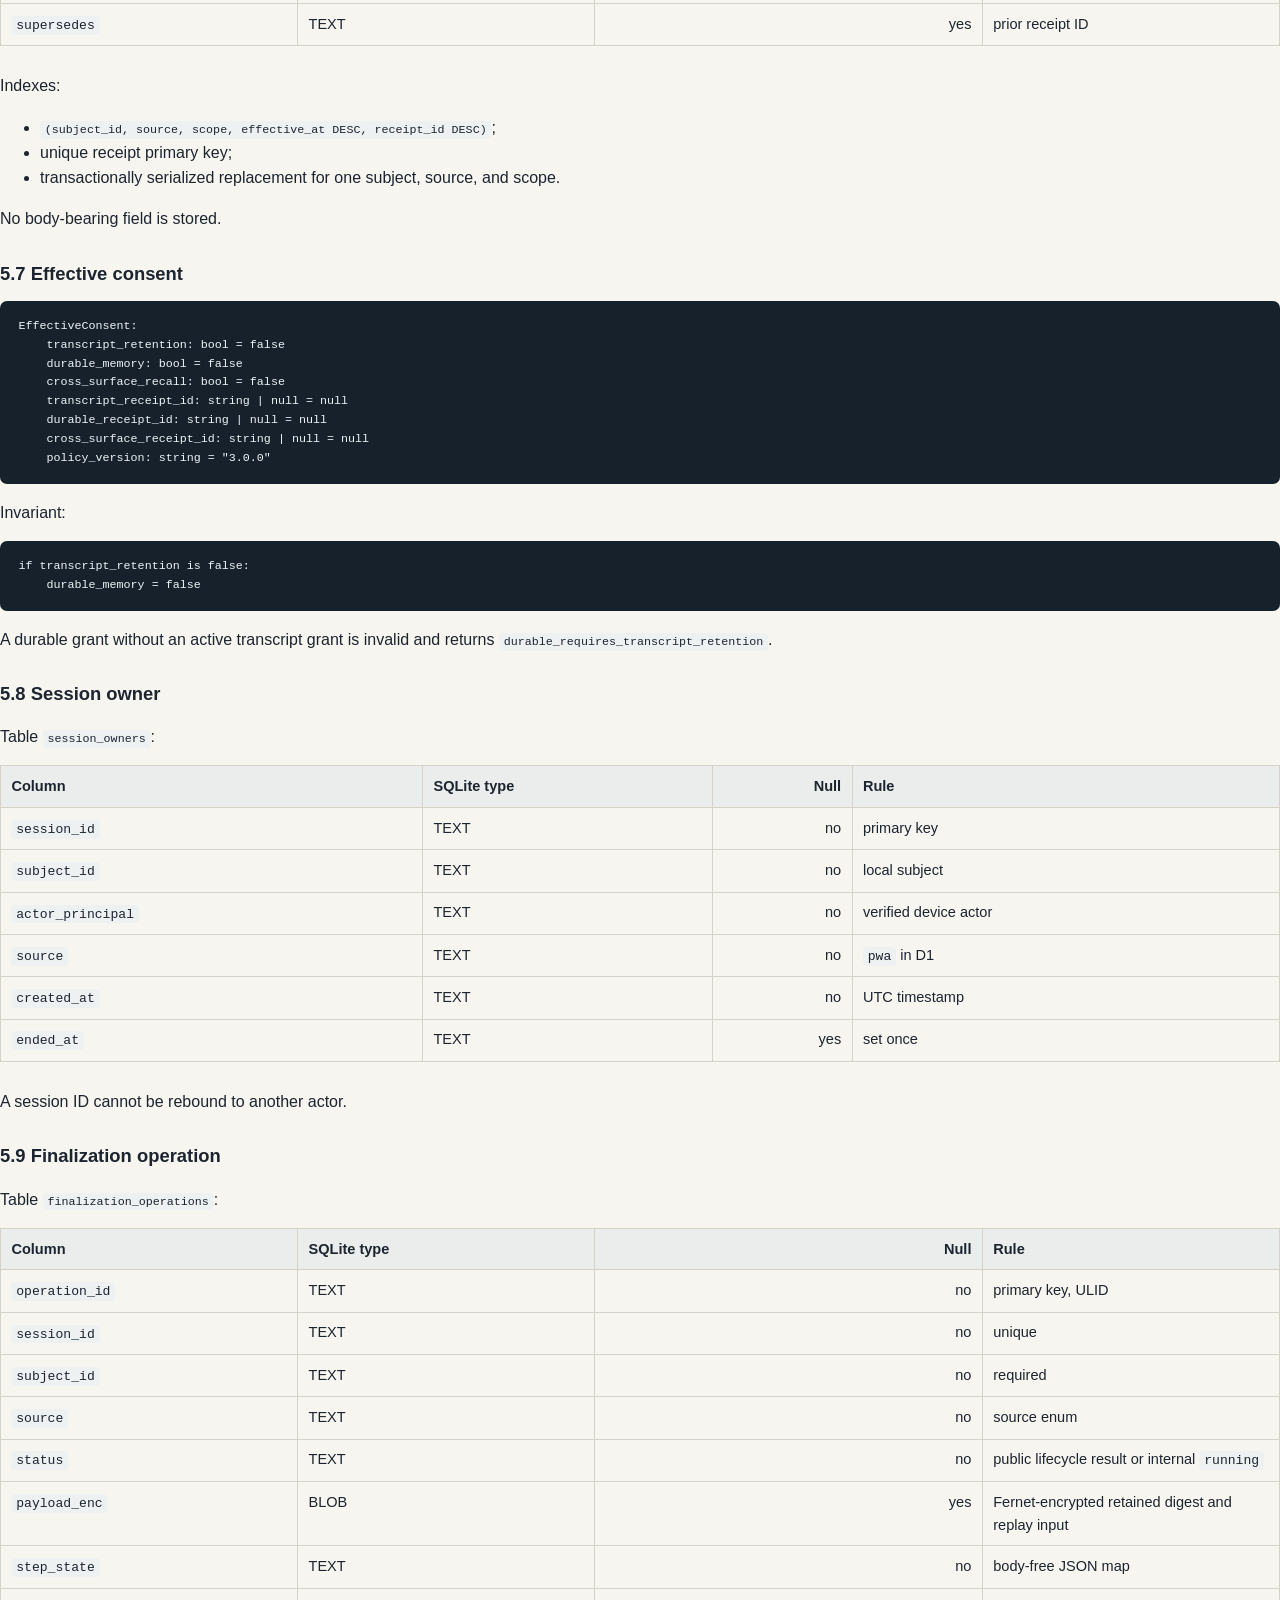
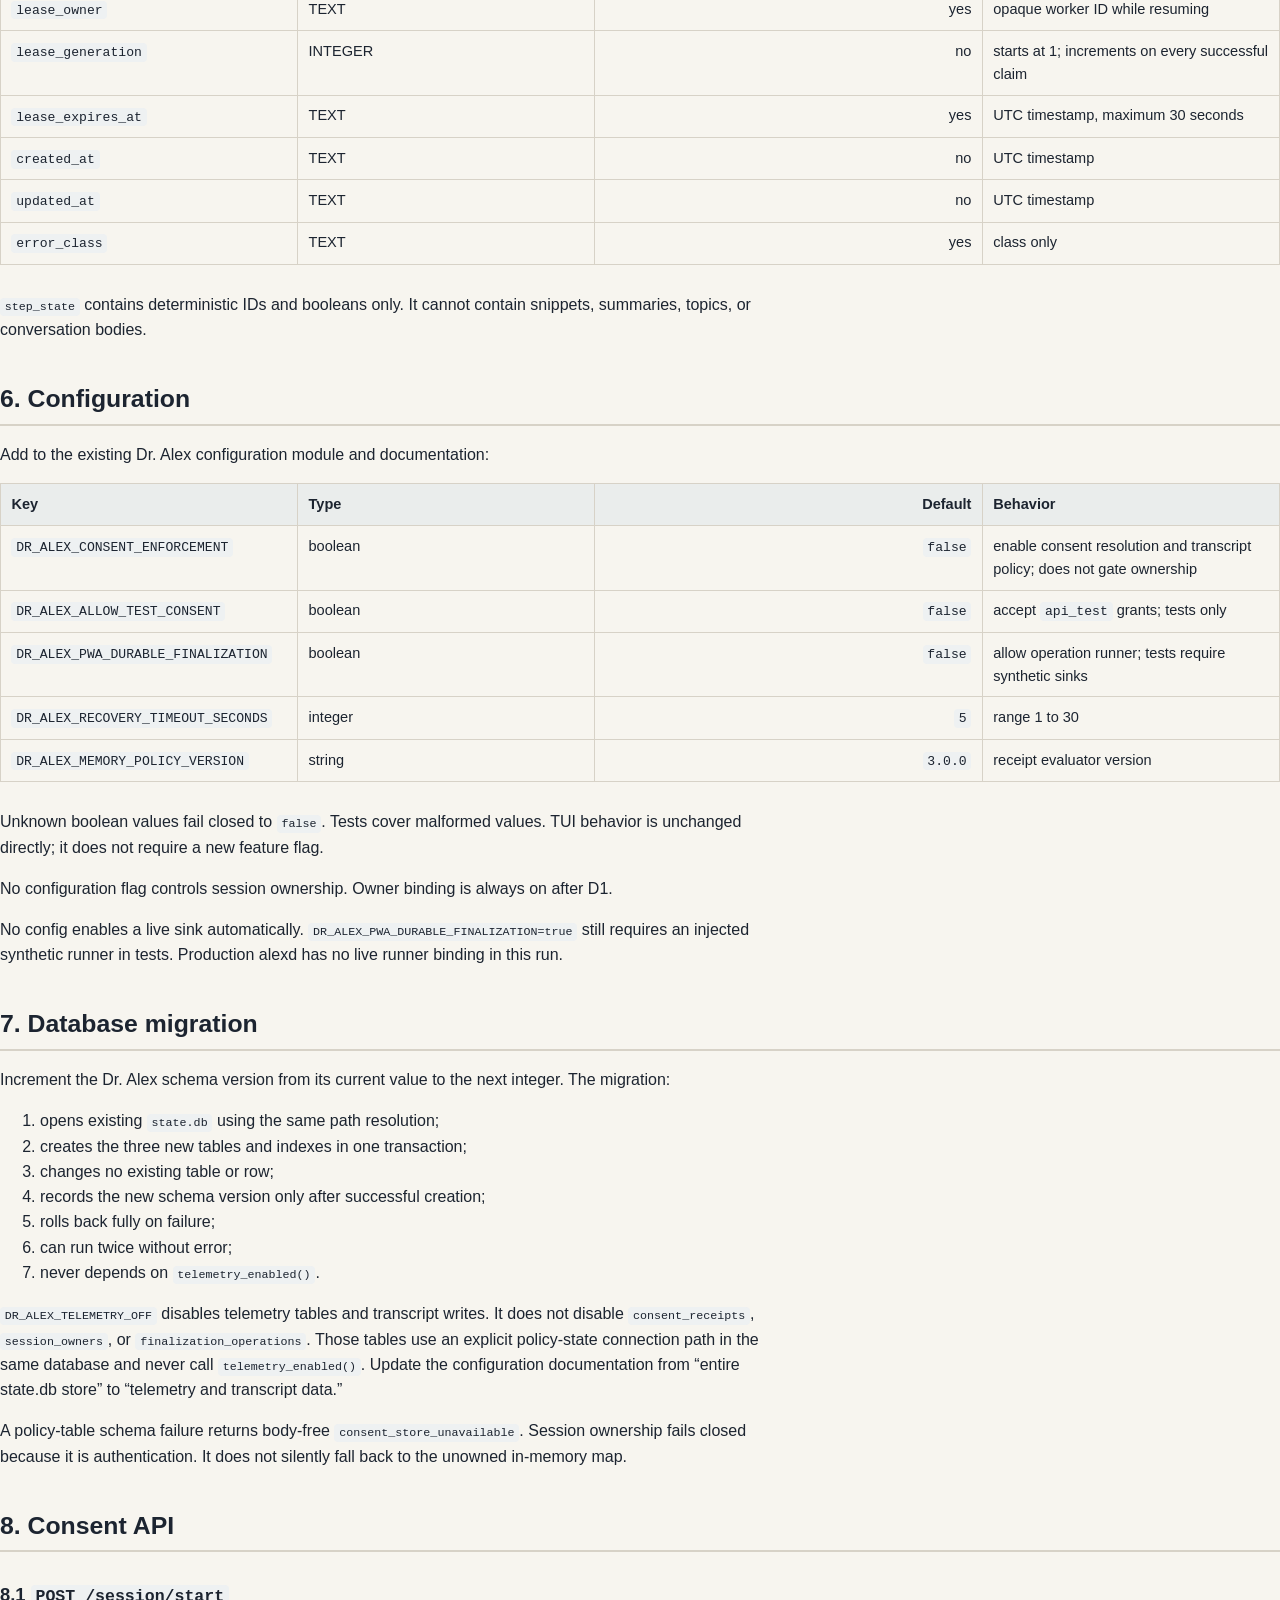
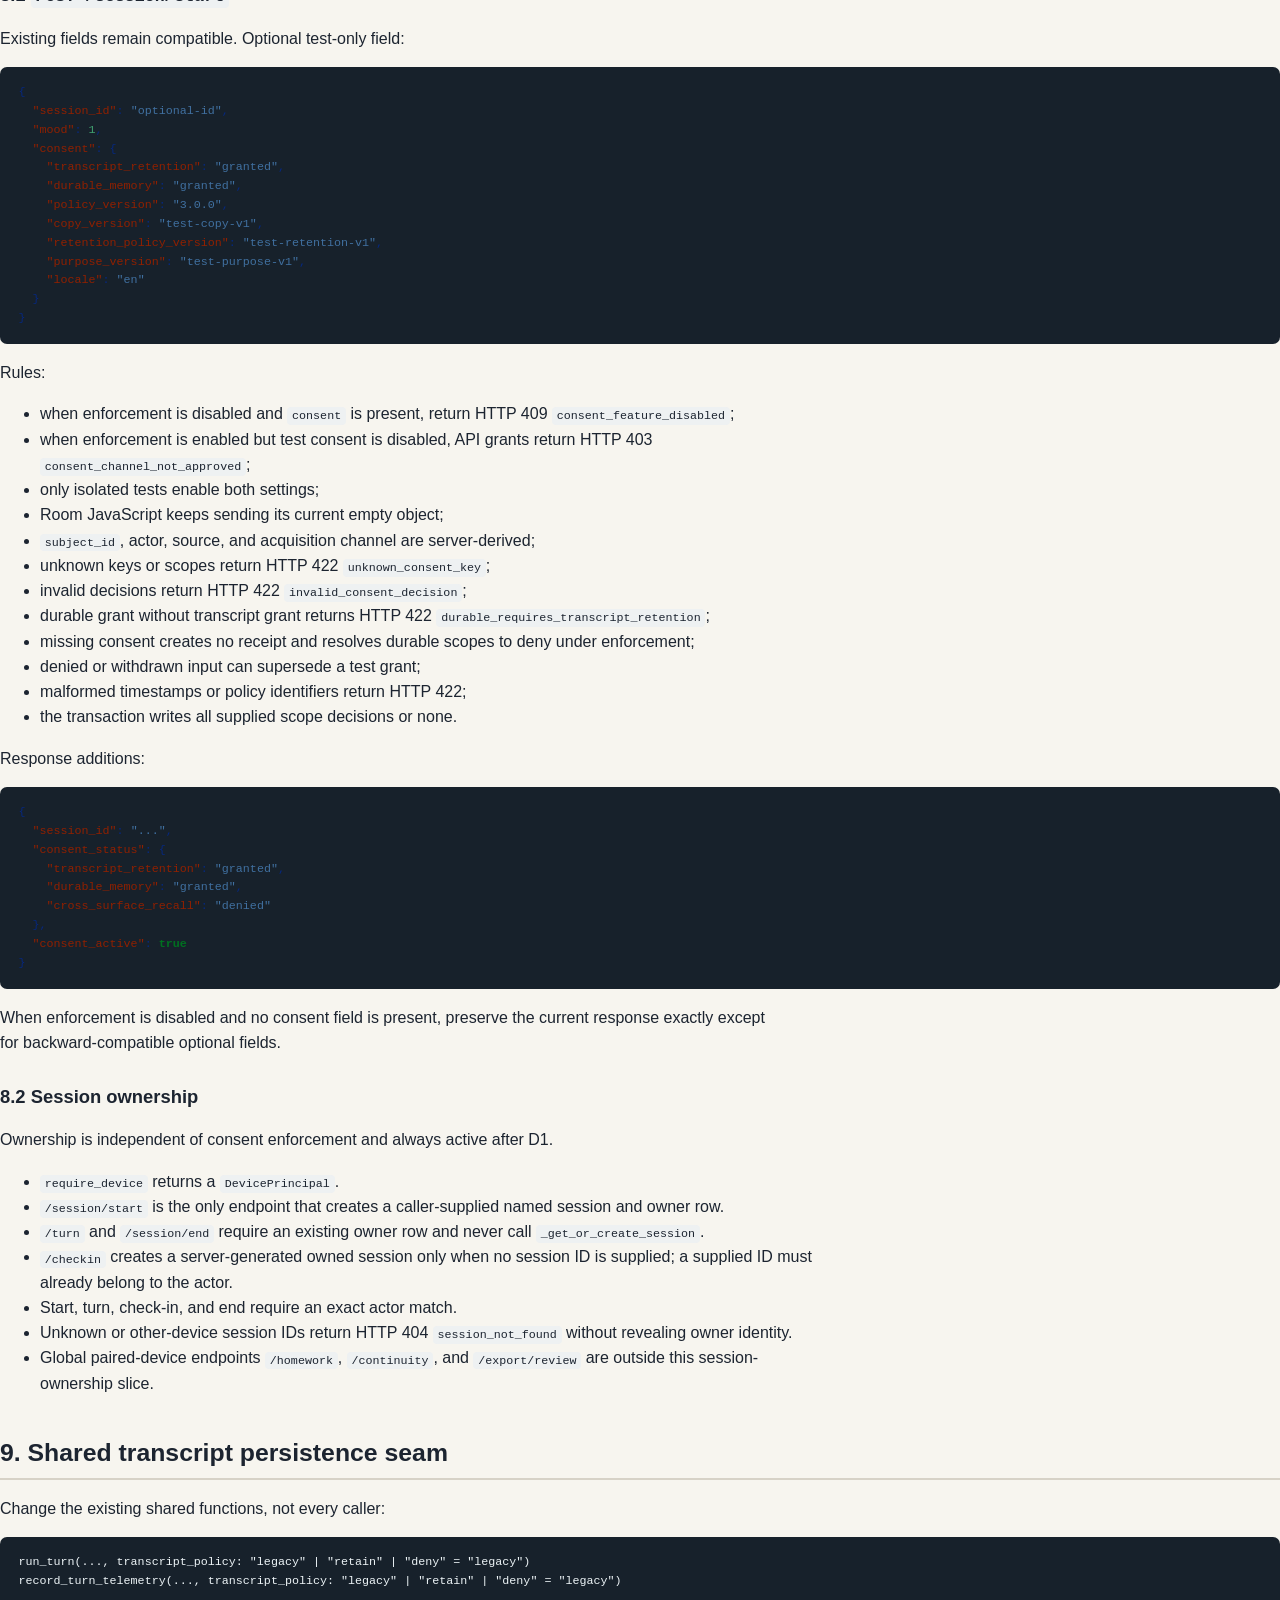
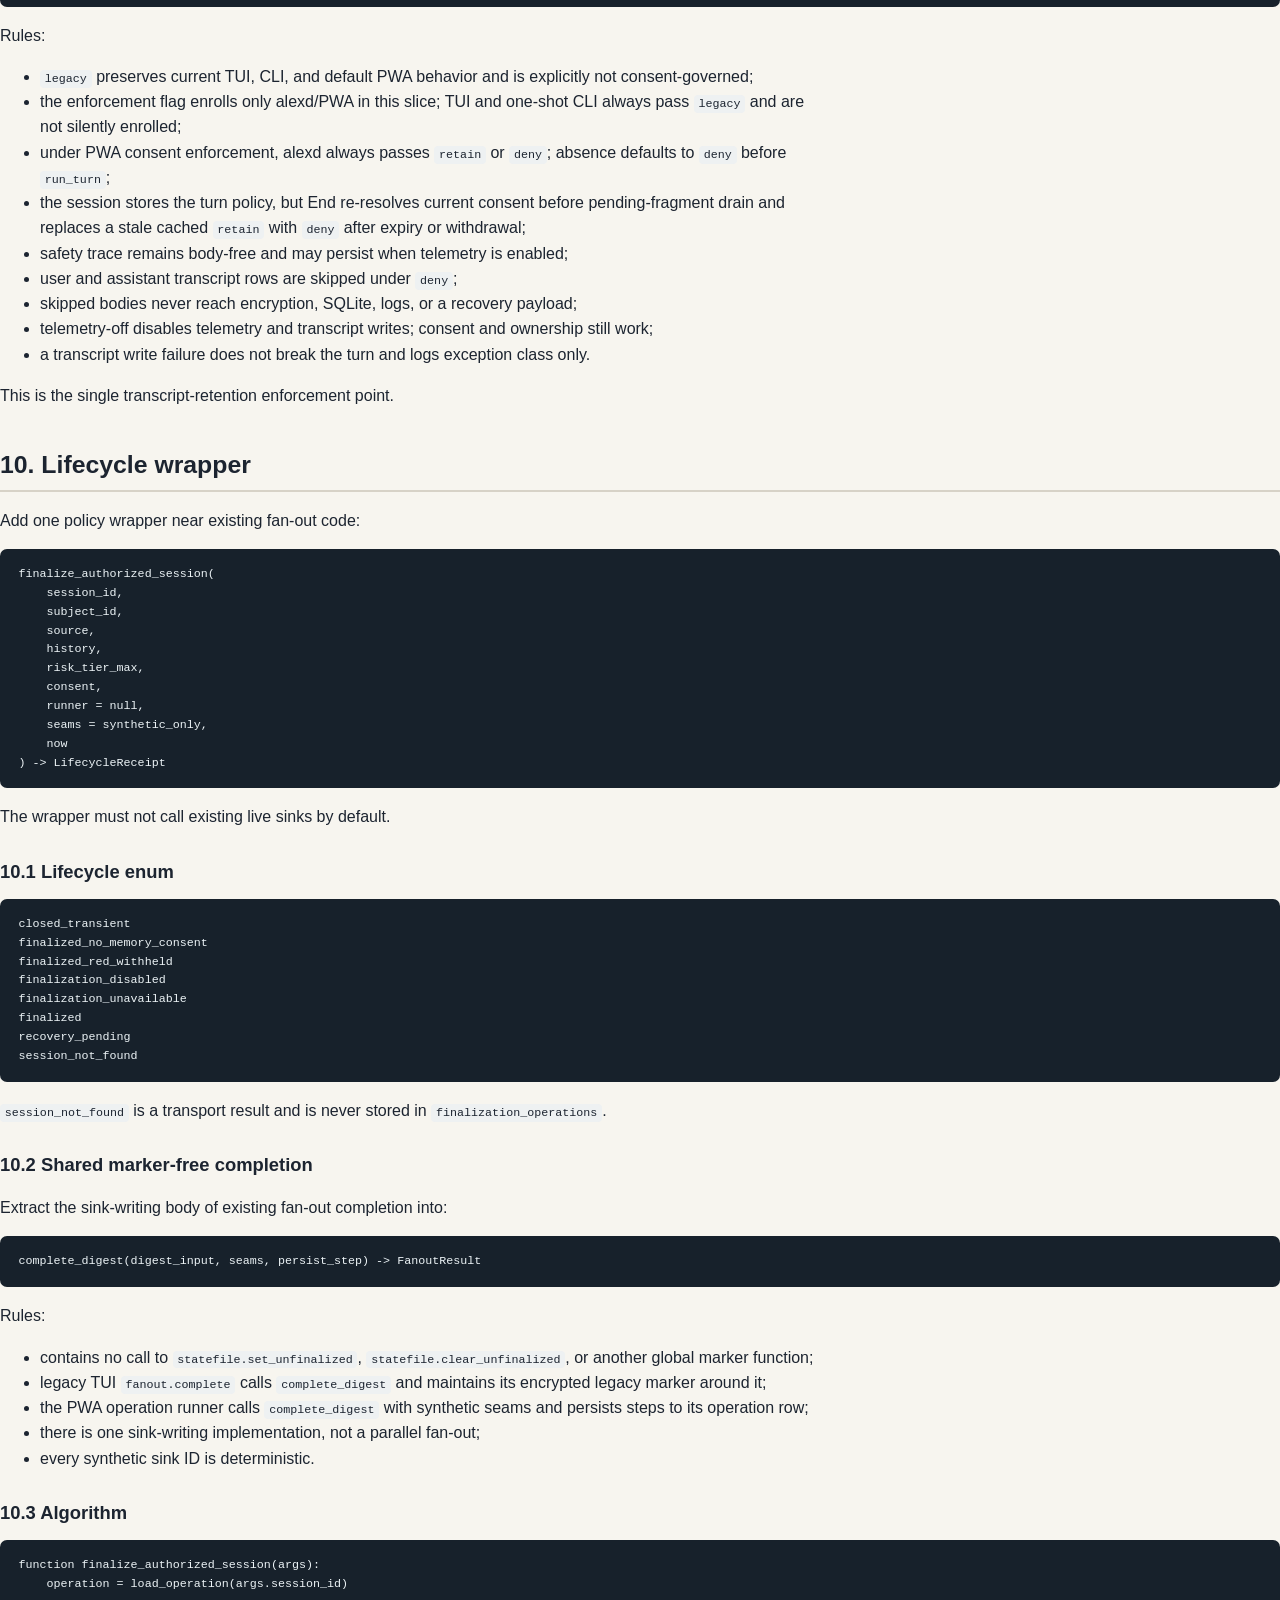
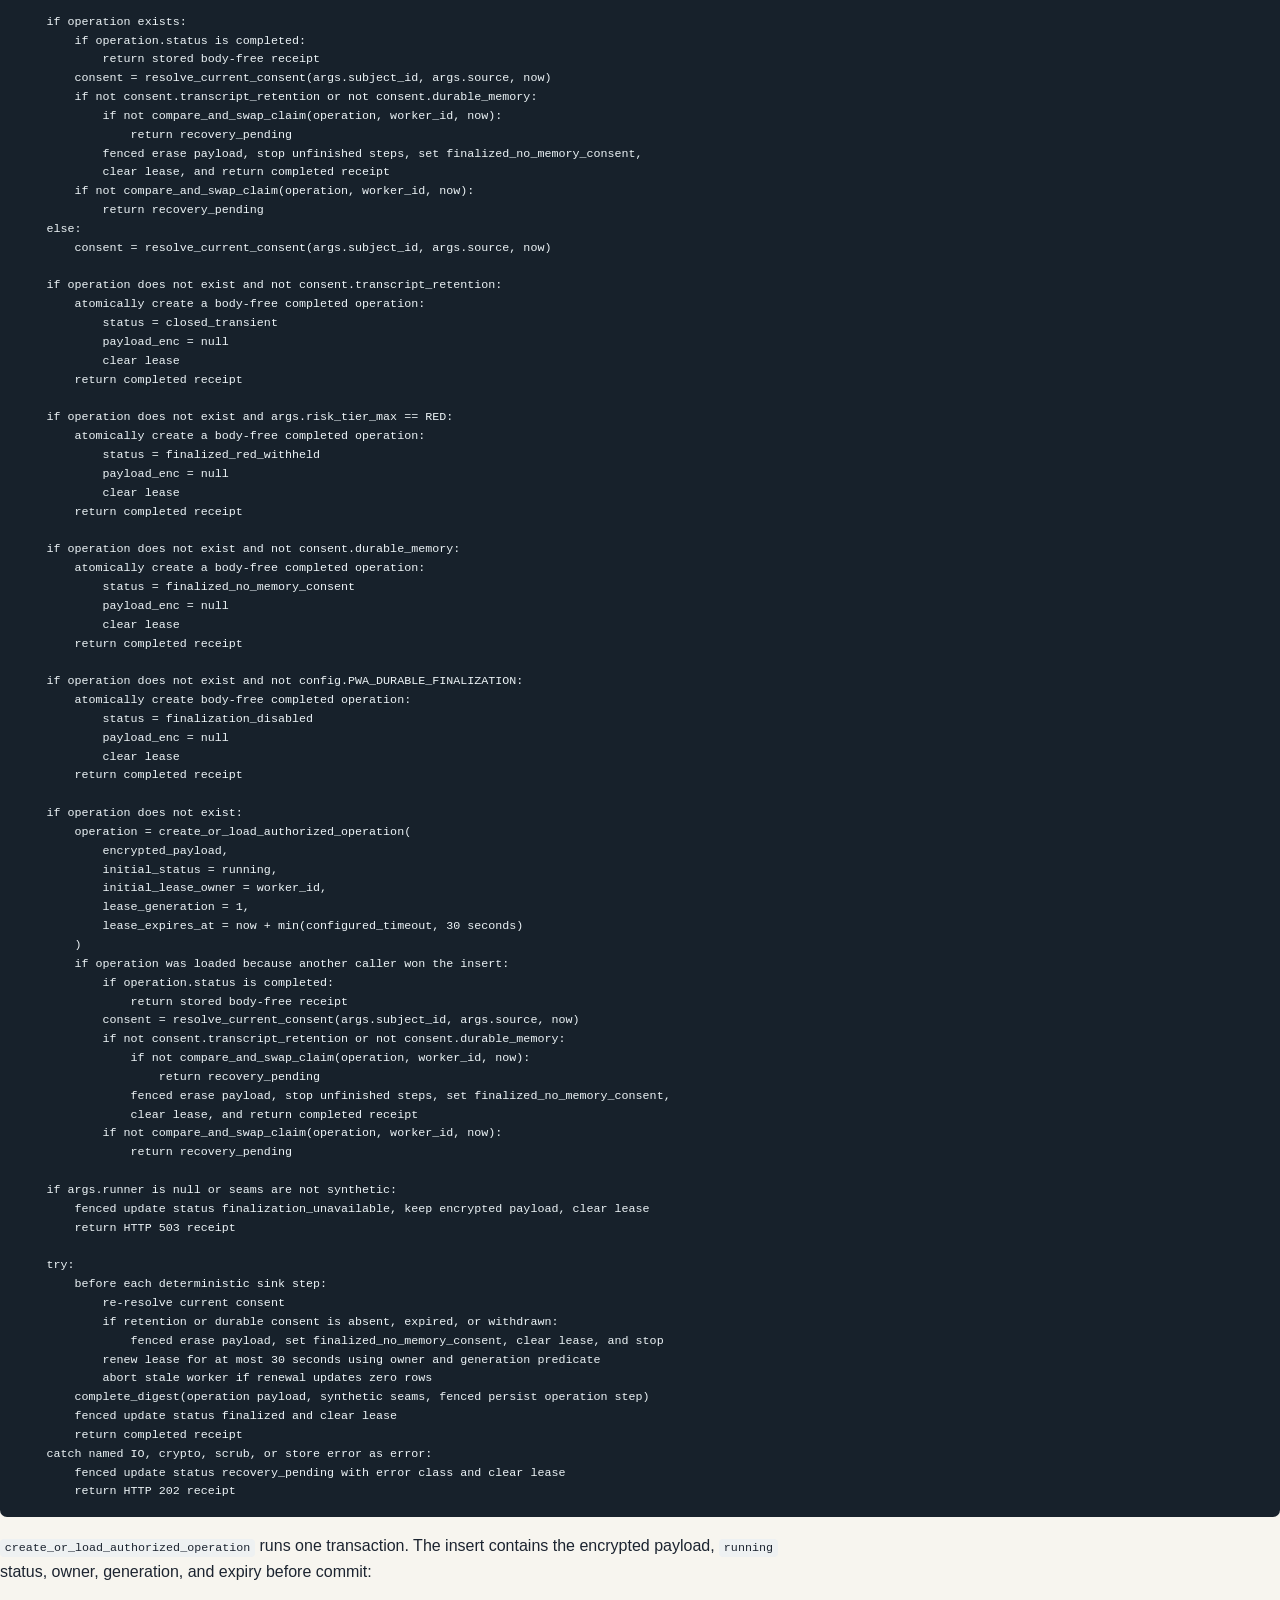
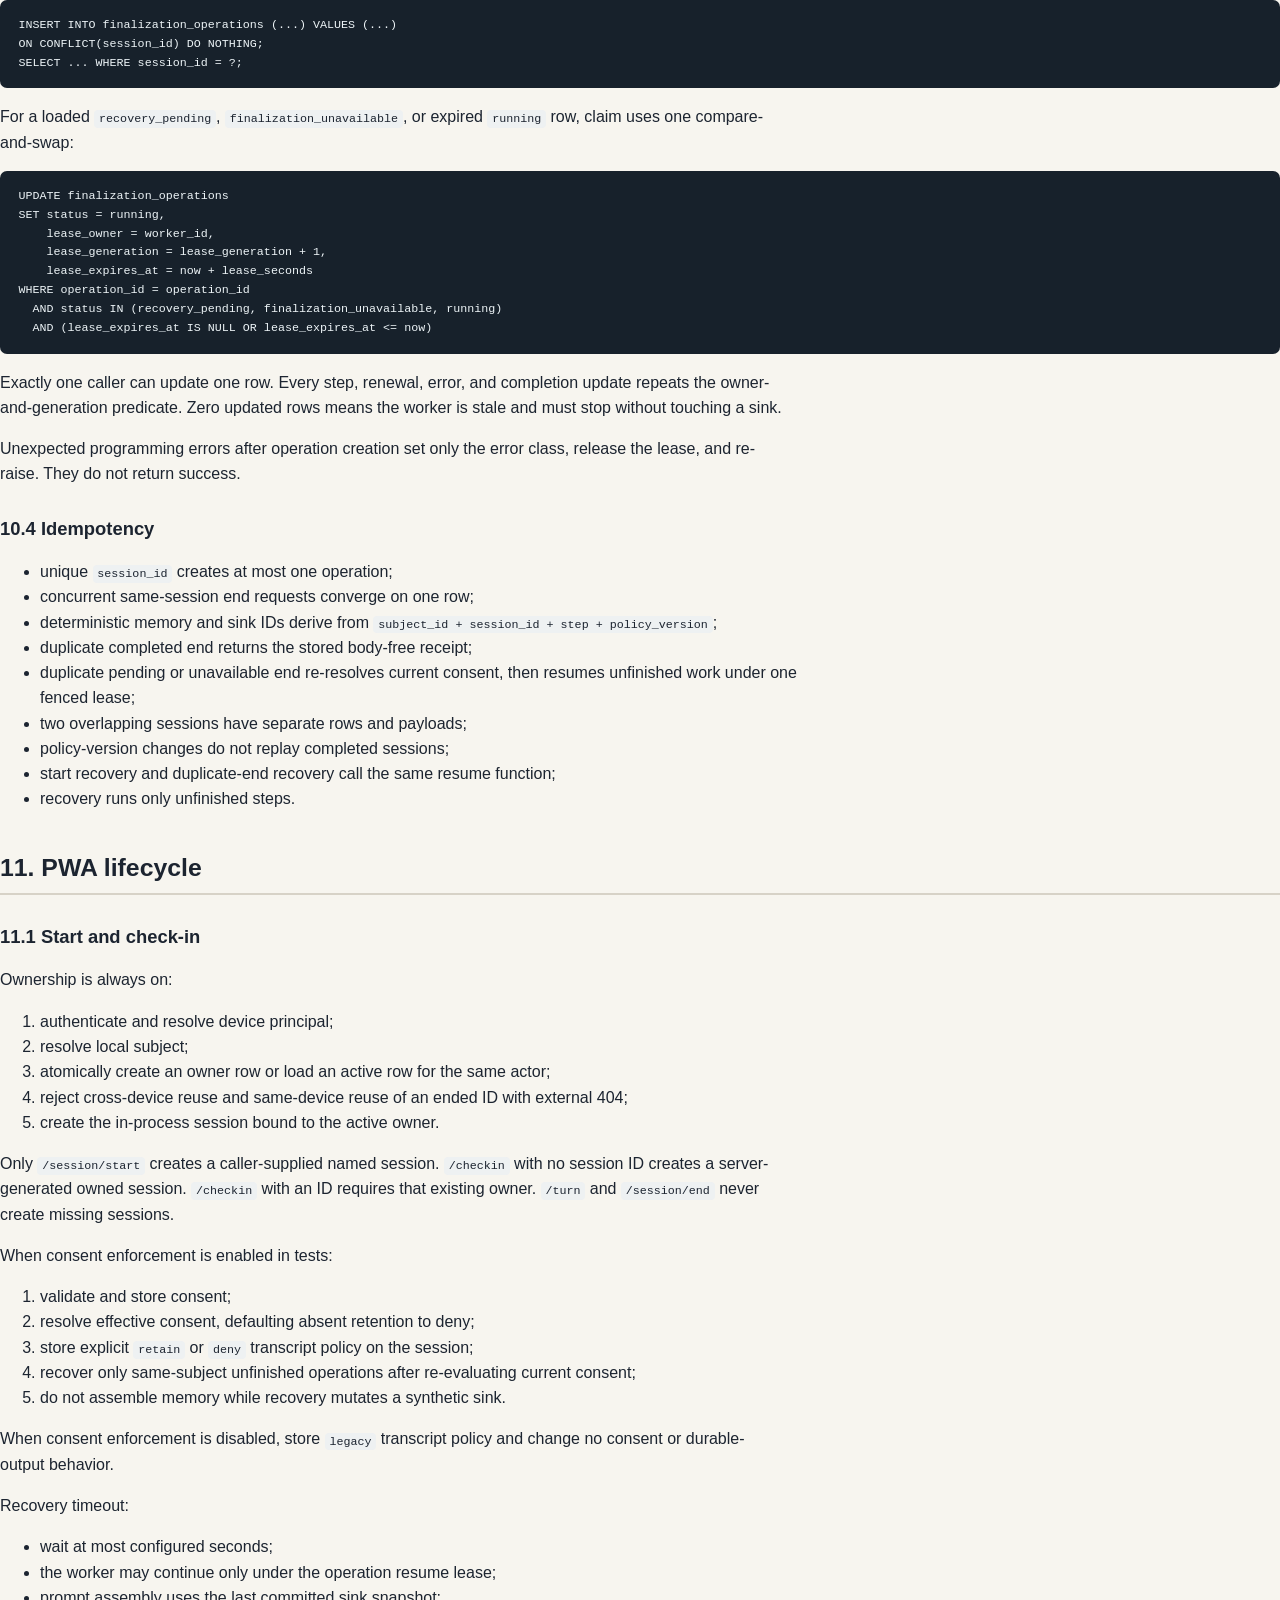
<file: docs/architecture/dr-alex-memory-architecture-v1/CHANGE-SPEC.html>
<!DOCTYPE html>
<html xmlns="http://www.w3.org/1999/xhtml">
<head>
  <meta charset="utf-8" />
  <meta name="generator" content="pandoc 3.10.2" />
  <meta name="viewport" content="width=device-width, initial-scale=1.0, user-scalable=yes" />
  <title>Dr. Alex Memory Architecture v5 Change Specification</title>
  <style>
    /* Default styles provided by pandoc.
    ** See https://pandoc.org/MANUAL.html#variables-for-html for config info.
    */
    span.smallcaps{font-variant: small-caps;}
    div.columns{display: flex; gap: 1.5em;}
    div.column{flex: auto;}
    @media screen {
    div.columns{gap: min(4vw, 1.5em);}
    div.column{overflow-x: auto;}
    }
    div.hanging-indent{margin-left: 1.5em; text-indent: -1.5em;}
    /* The extra [class] is a hack that increases specificity enough to
       override a similar rule in reveal.js */
    ul.task-list[class]{list-style: none;}
    ul.task-list li input[type="checkbox"] {
      font-size: inherit;
      width: 0.8em;
      margin: 0 0.8em 0.2em -1.6em;
      vertical-align: middle;
    }
    .display.math{display: block; text-align: center; margin: 0.5rem auto;}
    /* CSS for syntax highlighting */
    html { -webkit-text-size-adjust: 100%; }
    pre > code.sourceCode { white-space: pre; position: relative; }
    pre > code.sourceCode > span { display: inline-block; line-height: 1.25; }
    pre > code.sourceCode > span:empty { height: 1.2em; }
    .sourceCode { overflow: visible; }
    code.sourceCode > span { color: inherit; text-decoration: inherit; }
    div.sourceCode { margin: 1em 0; }
    pre.sourceCode { margin: 0; }
    @media screen {
    div.sourceCode { overflow: auto; }
    }
    @media print {
    pre > code.sourceCode { white-space: pre-wrap; }
    pre > code.sourceCode > span { text-indent: -5em; padding-left: 5em; }
    }
    pre.numberSource code
      { counter-reset: source-line 0; }
    pre.numberSource code > span
      { position: relative; left: -4em; counter-increment: source-line; }
    pre.numberSource code > span > a:first-child::before
      { content: counter(source-line);
        position: relative; left: -1em; text-align: right; vertical-align: baseline;
        border: none; display: inline-block;
        -webkit-touch-callout: none; -webkit-user-select: none;
        -khtml-user-select: none; -moz-user-select: none;
        -ms-user-select: none; user-select: none;
        padding: 0 4px; width: 4em;
        color: #aaaaaa;
      }
    pre.numberSource { margin-left: 3em; border-left: 1px solid #aaaaaa;  padding-left: 4px; }
    div.sourceCode
      {   }
    @media screen {
    pre > code.sourceCode > span > a:first-child::before { text-decoration: underline; }
    }
    code span.al { color: #ff0000; font-weight: bold; } /* Alert */
    code span.an { color: #60a0b0; font-weight: bold; font-style: italic; } /* Annotation */
    code span.at { color: #7d9029; } /* Attribute */
    code span.bn { color: #40a070; } /* BaseN */
    code span.bu { color: #008000; } /* BuiltIn */
    code span.cf { color: #007020; font-weight: bold; } /* ControlFlow */
    code span.ch { color: #4070a0; } /* Char */
    code span.cn { color: #880000; } /* Constant */
    code span.co { color: #60a0b0; font-style: italic; } /* Comment */
    code span.cv { color: #60a0b0; font-weight: bold; font-style: italic; } /* CommentVar */
    code span.do { color: #ba2121; font-style: italic; } /* Documentation */
    code span.dt { color: #902000; } /* DataType */
    code span.dv { color: #40a070; } /* DecVal */
    code span.er { color: #ff0000; font-weight: bold; } /* Error */
    code span.ex { } /* Extension */
    code span.fl { color: #40a070; } /* Float */
    code span.fu { color: #06287e; } /* Function */
    code span.im { color: #008000; font-weight: bold; } /* Import */
    code span.in { color: #60a0b0; font-weight: bold; font-style: italic; } /* Information */
    code span.kw { color: #007020; font-weight: bold; } /* Keyword */
    code span.op { color: #666666; } /* Operator */
    code span.ot { color: #007020; } /* Other */
    code span.pp { color: #bc7a00; } /* Preprocessor */
    code span.sc { color: #4070a0; } /* SpecialChar */
    code span.ss { color: #bb6688; } /* SpecialString */
    code span.st { color: #4070a0; } /* String */
    code span.va { color: #19177c; } /* Variable */
    code span.vs { color: #4070a0; } /* VerbatimString */
    code span.wa { color: #60a0b0; font-weight: bold; font-style: italic; } /* Warning */
  </style>
  <link rel="stylesheet" href="spec.css" />
</head>
<body>
<nav id="TOC" role="doc-toc">
<ul>
<li><a href="#dr.-alex-memory-architecture-change-specification-v5"
id="toc-dr.-alex-memory-architecture-change-specification-v5">Dr. Alex
memory architecture change specification v5</a>
<ul>
<li><a href="#problem" id="toc-problem">1. Problem</a></li>
<li><a href="#goals" id="toc-goals">2. Goals</a></li>
<li><a href="#non-goals" id="toc-non-goals">3. Non-goals</a></li>
<li><a href="#repository-scope" id="toc-repository-scope">4. Repository
scope</a>
<ul>
<li><a href="#dr.-alex" id="toc-dr.-alex">4.1 Dr. Alex</a></li>
<li><a href="#agent-memory" id="toc-agent-memory">4.2
agent-memory</a></li>
<li><a href="#hermes-and-therapy-stack"
id="toc-hermes-and-therapy-stack">4.3 Hermes and Therapy Stack</a></li>
</ul></li>
<li><a href="#domain-model" id="toc-domain-model">5. Domain model</a>
<ul>
<li><a href="#stable-local-subject" id="toc-stable-local-subject">5.1
Stable local subject</a></li>
<li><a href="#device-principal" id="toc-device-principal">5.2 Device
principal</a></li>
<li><a href="#source" id="toc-source">5.3 Source</a></li>
<li><a href="#consent-scope" id="toc-consent-scope">5.4 Consent
scope</a></li>
<li><a href="#consent-decision" id="toc-consent-decision">5.5 Consent
decision</a></li>
<li><a href="#consent-receipt" id="toc-consent-receipt">5.6 Consent
receipt</a></li>
<li><a href="#effective-consent" id="toc-effective-consent">5.7
Effective consent</a></li>
<li><a href="#session-owner" id="toc-session-owner">5.8 Session
owner</a></li>
<li><a href="#finalization-operation"
id="toc-finalization-operation">5.9 Finalization operation</a></li>
</ul></li>
<li><a href="#configuration" id="toc-configuration">6.
Configuration</a></li>
<li><a href="#database-migration" id="toc-database-migration">7.
Database migration</a></li>
<li><a href="#consent-api" id="toc-consent-api">8. Consent API</a>
<ul>
<li><a href="#post-sessionstart" id="toc-post-sessionstart">8.1
<code>POST /session/start</code></a></li>
<li><a href="#session-ownership" id="toc-session-ownership">8.2 Session
ownership</a></li>
</ul></li>
<li><a href="#shared-transcript-persistence-seam"
id="toc-shared-transcript-persistence-seam">9. Shared transcript
persistence seam</a></li>
<li><a href="#lifecycle-wrapper" id="toc-lifecycle-wrapper">10.
Lifecycle wrapper</a>
<ul>
<li><a href="#lifecycle-enum" id="toc-lifecycle-enum">10.1 Lifecycle
enum</a></li>
<li><a href="#shared-marker-free-completion"
id="toc-shared-marker-free-completion">10.2 Shared marker-free
completion</a></li>
<li><a href="#algorithm" id="toc-algorithm">10.3 Algorithm</a></li>
<li><a href="#idempotency" id="toc-idempotency">10.4
Idempotency</a></li>
</ul></li>
<li><a href="#pwa-lifecycle" id="toc-pwa-lifecycle">11. PWA
lifecycle</a>
<ul>
<li><a href="#start-and-check-in" id="toc-start-and-check-in">11.1 Start
and check-in</a></li>
<li><a href="#turn" id="toc-turn">11.2 Turn</a></li>
<li><a href="#end" id="toc-end">11.3 End</a></li>
</ul></li>
<li><a href="#tui-and-cli" id="toc-tui-and-cli">12. TUI and CLI</a>
<ul>
<li><a href="#tui" id="toc-tui">TUI</a></li>
<li><a href="#one-shot-cli" id="toc-one-shot-cli">One-shot CLI</a></li>
</ul></li>
<li><a href="#red-contract" id="toc-red-contract">13. RED
contract</a></li>
<li><a href="#agent-memory-request-flag-hardening"
id="toc-agent-memory-request-flag-hardening">14. agent-memory
request-flag hardening</a>
<ul>
<li><a href="#scope" id="toc-scope">14.1 Scope</a></li>
<li><a href="#authorization" id="toc-authorization">14.2
Authorization</a></li>
<li><a href="#future-boundary" id="toc-future-boundary">14.3 Future
boundary</a></li>
</ul></li>
<li><a href="#errors-and-recovery" id="toc-errors-and-recovery">15.
Errors and recovery</a></li>
<li><a href="#observability" id="toc-observability">16.
Observability</a></li>
<li><a href="#test-matrix" id="toc-test-matrix">17. Test matrix</a>
<ul>
<li><a href="#identity-and-ownership"
id="toc-identity-and-ownership">17.1 Identity and ownership</a></li>
<li><a href="#schema-and-consent" id="toc-schema-and-consent">17.2
Schema and consent</a></li>
<li><a href="#transcript-persistence"
id="toc-transcript-persistence">17.3 Transcript persistence</a></li>
<li><a href="#finalization-operations"
id="toc-finalization-operations">17.4 Finalization operations</a></li>
<li><a href="#compatibility-and-safety"
id="toc-compatibility-and-safety">17.5 Compatibility and safety</a></li>
<li><a href="#agent-memory-1" id="toc-agent-memory-1">17.6
agent-memory</a></li>
<li><a href="#rc4-candidate-regressions"
id="toc-rc4-candidate-regressions">17.7 RC4 candidate
regressions</a></li>
</ul></li>
<li><a href="#verification-commands" id="toc-verification-commands">18.
Verification commands</a></li>
<li><a href="#ticket-dag" id="toc-ticket-dag">19. Ticket DAG</a></li>
<li><a href="#definition-of-done-for-this-run"
id="toc-definition-of-done-for-this-run">20. Definition of done for this
run</a>
<ul>
<li><a href="#documents" id="toc-documents">Documents</a></li>
<li><a href="#d1" id="toc-d1">D1</a></li>
<li><a href="#m1-a" id="toc-m1-a">M1-A</a></li>
<li><a href="#completion-statement"
id="toc-completion-statement">Completion statement</a></li>
</ul></li>
</ul></li>
</ul>
</nav>
<h1 id="dr.-alex-memory-architecture-change-specification-v5">Dr. Alex
memory architecture change specification v5</h1>
<p><strong>Status:</strong> Review candidate; implementation
blocked<br />
<strong>Version:</strong> <code>5.0.0-rc1</code><br />
<strong>Normative architecture:</strong>
<code>ARCHITECTURE.md</code><br />
<strong>Run contract:</strong> <code>RUN-CONTRACT.md</code><br />
<strong>Activation:</strong> Prohibited</p>
<h2 id="problem">1. Problem</h2>
<p>The standalone PWA has authenticated turns and encrypted transcript
telemetry, but no consent model, owner-bound sessions, or durable
end-of-session receipt. The TUI has a reusable fan-out, but its crash
marker is a single plaintext JSON payload. Agent-memory recall and
full-body fetch let request <code>include_sensitive</code> authorize
high-sensitivity content. The prior rc1 tried to solve these gaps and
future clinical/Hermes stages in one run. Codex and Grok independently
rejected it.</p>
<p>This version implements only changes that can improve code safely
without creating a live clinical sink or changing runtime defaults.</p>
<h2 id="goals">2. Goals</h2>
<ol type="1">
<li>Define one stable local subject and verified request actors.</li>
<li>Bind PWA sessions to the paired device that created them.</li>
<li>Persist default-deny consent receipts in existing
<code>state.db</code> without coupling them to the telemetry
kill-switch.</li>
<li>Make the shared transcript persistence seam consent-aware under an
isolated, default-off enforcement profile.</li>
<li>Encrypt the legacy TUI marker digest and add encrypted per-session
PWA finalization operations.</li>
<li>Extract one marker-free sink runner shared by the legacy TUI
completion and synthetic PWA operation path.</li>
<li>Remove <code>include_sensitive</code> as authority for
high-sensitivity recall snippets and full-body reads.</li>
<li>Preserve every existing safety invariant and durable-output default.
Always-on PWA owner binding is the one intentional API hardening
change.</li>
</ol>
<h2 id="non-goals">3. Non-goals</h2>
<p>This run does not:</p>
<ul>
<li>activate consent enforcement;</li>
<li>change Room JavaScript to send consent grants;</li>
<li>change current TUI memory behavior;</li>
<li>create a clinical root, key, service user, daemon, socket, or live
policy;</li>
<li>claim physical clinical isolation;</li>
<li>enable PWA writes to agent-memory, inbox, continuity, Active File,
Notion, backup, or any new sink;</li>
<li>edit Hermes source or therapist profile;</li>
<li>build H1;</li>
<li>migrate, read, decrypt, delete, or rewrite clinical data;</li>
<li>build user-facing inspect, correct, forget, export, reset, or
consent UI;</li>
<li>change retrieval from current session-start behavior;</li>
<li>add vector or graph retrieval;</li>
<li>create a second transcript or event database;</li>
<li>change crisis triage, RED short-circuit, output gates, corpus, or
clinical policy.</li>
</ul>
<h2 id="repository-scope">4. Repository scope</h2>
<p>No new live PWA sink is added. The Hermes finalize hook stays
body-free and receives no transcript bodies.</p>
<h3 id="dr.-alex">4.1 Dr. Alex</h3>
<p>Mutable code is limited to existing identity, pairing, state
database, legacy state-file encryption, engine telemetry, PWA lifecycle,
fan-out completion extraction, configuration documentation, and focused
tests.</p>
<p>Protected Dr. Alex files and safety assets remain unchanged.</p>
<p><code>D1-S02</code> compares these exact files to the v3 baseline
before every candidate promotion:</p>
<table>
<colgroup>
<col style="width: 50%" />
<col style="width: 50%" />
</colgroup>
<thead>
<tr>
<th>Protected path</th>
<th>SHA-256</th>
</tr>
</thead>
<tbody>
<tr>
<td><code>persona/dr-alex.md</code></td>
<td><code>4e4077cbc72a0d6f83b01e01ad910cb350f0a6dc81593348edd3e4ac2de63204</code></td>
</tr>
<tr>
<td><code>dr_alex/improve.py</code></td>
<td><code>e2ece1da9d94cd97e50de1b1b1c7bc02f1447b3d85bbc85ec5d28357d283bc19</code></td>
</tr>
<tr>
<td><code>safety/triage.py</code></td>
<td><code>38a2069f9bb8327778b3b47247448f29a64bc26d2f85d161b32fe0f27d6c98b9</code></td>
</tr>
<tr>
<td><code>tests/golden_crisis/corpus.json</code></td>
<td><code>7f724974effc49e5e7a74e38247786b85e081bb241e7b995e6b4c8f8a7fcc6fe</code></td>
</tr>
<tr>
<td><code>tests/golden_crisis/test_golden_gate.py</code></td>
<td><code>e0260e27e32c426959228c4662923f902c27e69b620e51953a8ab26b199a0ed9</code></td>
</tr>
<tr>
<td><code>tests/test_improve.py</code></td>
<td><code>2b53cca5efe717489d30057bb7bab26fe724257f24c7fa362f9a36308d3e0b46</code></td>
</tr>
</tbody>
</table>
<p>Any mismatch rejects the candidate before tests. Updating this
manifest requires a new human-approved governing version; implementation
does not edit it.</p>
<h3 id="agent-memory">4.2 agent-memory</h3>
<p>A separate clean worktree may change only MCP recall and full-body
authorization logic, the existing sensitivity authorization helper,
focused tests, and a privacy-safe OpenSpec note.</p>
<h3 id="hermes-and-therapy-stack">4.3 Hermes and Therapy Stack</h3>
<p>Read-only. No source, profile, configuration, service, or runtime
edit.</p>
<h2 id="domain-model">5. Domain model</h2>
<h3 id="stable-local-subject">5.1 Stable local subject</h3>
<p>Add:</p>
<pre class="text"><code>local_subject_id() -&gt; string</code></pre>
<p>Rules:</p>
<ul>
<li>one subject for all local Dr. Alex surfaces in v5;</li>
<li>derived from an existing Keychain-backed secret helper using
HMAC-SHA256 over the fixed label
<code>dr-alex-local-subject-v1</code>;</li>
<li>expose only the first 16 digest bytes as URL-safe base64 with prefix
<code>sub_</code>;</li>
<li>deterministic for the same Keychain secret;</li>
<li>never accepted from an API request;</li>
<li>test keyring uses the existing in-memory backend.</li>
</ul>
<h3 id="device-principal">5.2 Device principal</h3>
<p>Add:</p>
<pre class="text"><code>DevicePrincipal:
    device_id: string
    actor_principal: string</code></pre>
<p><code>actor_principal</code> is
<code>device:&lt;device_id&gt;</code>.</p>
<p>Replace token verification internals with:</p>
<pre class="text"><code>resolve_device_token(token, now, path) -&gt; DevicePrincipal | null</code></pre>
<p>The existing <code>verify_device_token</code> remains for
compatibility and returns whether resolution succeeded.</p>
<p>Requirements:</p>
<ul>
<li>compare HMACs in constant time;</li>
<li>return the matched non-revoked device ID;</li>
<li>update last-used timestamp only after a match;</li>
<li>never return or log the presented token;</li>
<li>a database failure returns null.</li>
</ul>
<h3 id="source">5.3 Source</h3>
<p>Enum:</p>
<pre class="text"><code>desktop
pwa
cli</code></pre>
<p>TUI uses <code>desktop</code>. One-shot uses <code>cli</code>. alexd
uses <code>pwa</code>.</p>
<h3 id="consent-scope">5.4 Consent scope</h3>
<p>Enum:</p>
<pre class="text"><code>transcript_retention
durable_memory
cross_surface_recall
clinical_export
clinical_share</code></pre>
<p>D1 behavior exists only for the first two. The other scopes can be
stored for forward compatibility but grant no behavior.</p>
<p>Unknown keys are rejected.</p>
<h3 id="consent-decision">5.5 Consent decision</h3>
<p>Enum:</p>
<pre class="text"><code>granted
denied
withdrawn</code></pre>
<p><code>withdrawn</code> stops later authorized work. This run does not
delete already retained content and must not claim otherwise.</p>
<h3 id="consent-receipt">5.6 Consent receipt</h3>
<p>Table <code>consent_receipts</code>:</p>
<table>
<colgroup>
<col style="width: 23%" />
<col style="width: 23%" />
<col style="width: 30%" />
<col style="width: 23%" />
</colgroup>
<thead>
<tr>
<th>Column</th>
<th>SQLite type</th>
<th style="text-align: right;">Null</th>
<th>Rule</th>
</tr>
</thead>
<tbody>
<tr>
<td><code>receipt_id</code></td>
<td>TEXT</td>
<td style="text-align: right;">no</td>
<td>primary key, ULID</td>
</tr>
<tr>
<td><code>subject_id</code></td>
<td>TEXT</td>
<td style="text-align: right;">no</td>
<td>derived locally</td>
</tr>
<tr>
<td><code>actor_principal</code></td>
<td>TEXT</td>
<td style="text-align: right;">no</td>
<td>verified actor</td>
</tr>
<tr>
<td><code>source</code></td>
<td>TEXT</td>
<td style="text-align: right;">no</td>
<td>source enum</td>
</tr>
<tr>
<td><code>scope</code></td>
<td>TEXT</td>
<td style="text-align: right;">no</td>
<td>consent scope enum</td>
</tr>
<tr>
<td><code>decision</code></td>
<td>TEXT</td>
<td style="text-align: right;">no</td>
<td>decision enum</td>
</tr>
<tr>
<td><code>effective_at</code></td>
<td>TEXT</td>
<td style="text-align: right;">no</td>
<td>UTC ISO 8601 with <code>Z</code></td>
</tr>
<tr>
<td><code>expires_at</code></td>
<td>TEXT</td>
<td style="text-align: right;">yes</td>
<td>UTC ISO 8601 later than effective time</td>
</tr>
<tr>
<td><code>policy_version</code></td>
<td>TEXT</td>
<td style="text-align: right;">no</td>
<td>default <code>3.0.0</code></td>
</tr>
<tr>
<td><code>copy_version</code></td>
<td>TEXT</td>
<td style="text-align: right;">no</td>
<td>immutable copy ID</td>
</tr>
<tr>
<td><code>retention_policy_version</code></td>
<td>TEXT</td>
<td style="text-align: right;">no</td>
<td>immutable retention rule ID</td>
</tr>
<tr>
<td><code>purpose_version</code></td>
<td>TEXT</td>
<td style="text-align: right;">no</td>
<td>immutable purpose ID</td>
</tr>
<tr>
<td><code>locale</code></td>
<td>TEXT</td>
<td style="text-align: right;">no</td>
<td>BCP 47, test default <code>en</code></td>
</tr>
<tr>
<td><code>acquisition_channel</code></td>
<td>TEXT</td>
<td style="text-align: right;">no</td>
<td><code>api_test</code>, <code>desktop</code>, <code>pwa</code>,
<code>cli</code></td>
</tr>
<tr>
<td><code>supersedes</code></td>
<td>TEXT</td>
<td style="text-align: right;">yes</td>
<td>prior receipt ID</td>
</tr>
</tbody>
</table>
<p>Indexes:</p>
<ul>
<li><code>(subject_id, source, scope, effective_at DESC, receipt_id DESC)</code>;</li>
<li>unique receipt primary key;</li>
<li>transactionally serialized replacement for one subject, source, and
scope.</li>
</ul>
<p>No body-bearing field is stored.</p>
<h3 id="effective-consent">5.7 Effective consent</h3>
<pre class="text"><code>EffectiveConsent:
    transcript_retention: bool = false
    durable_memory: bool = false
    cross_surface_recall: bool = false
    transcript_receipt_id: string | null = null
    durable_receipt_id: string | null = null
    cross_surface_receipt_id: string | null = null
    policy_version: string = &quot;3.0.0&quot;</code></pre>
<p>Invariant:</p>
<pre class="text"><code>if transcript_retention is false:
    durable_memory = false</code></pre>
<p>A durable grant without an active transcript grant is invalid and
returns <code>durable_requires_transcript_retention</code>.</p>
<h3 id="session-owner">5.8 Session owner</h3>
<p>Table <code>session_owners</code>:</p>
<table>
<thead>
<tr>
<th>Column</th>
<th>SQLite type</th>
<th style="text-align: right;">Null</th>
<th>Rule</th>
</tr>
</thead>
<tbody>
<tr>
<td><code>session_id</code></td>
<td>TEXT</td>
<td style="text-align: right;">no</td>
<td>primary key</td>
</tr>
<tr>
<td><code>subject_id</code></td>
<td>TEXT</td>
<td style="text-align: right;">no</td>
<td>local subject</td>
</tr>
<tr>
<td><code>actor_principal</code></td>
<td>TEXT</td>
<td style="text-align: right;">no</td>
<td>verified device actor</td>
</tr>
<tr>
<td><code>source</code></td>
<td>TEXT</td>
<td style="text-align: right;">no</td>
<td><code>pwa</code> in D1</td>
</tr>
<tr>
<td><code>created_at</code></td>
<td>TEXT</td>
<td style="text-align: right;">no</td>
<td>UTC timestamp</td>
</tr>
<tr>
<td><code>ended_at</code></td>
<td>TEXT</td>
<td style="text-align: right;">yes</td>
<td>set once</td>
</tr>
</tbody>
</table>
<p>A session ID cannot be rebound to another actor.</p>
<h3 id="finalization-operation">5.9 Finalization operation</h3>
<p>Table <code>finalization_operations</code>:</p>
<table>
<colgroup>
<col style="width: 23%" />
<col style="width: 23%" />
<col style="width: 30%" />
<col style="width: 23%" />
</colgroup>
<thead>
<tr>
<th>Column</th>
<th>SQLite type</th>
<th style="text-align: right;">Null</th>
<th>Rule</th>
</tr>
</thead>
<tbody>
<tr>
<td><code>operation_id</code></td>
<td>TEXT</td>
<td style="text-align: right;">no</td>
<td>primary key, ULID</td>
</tr>
<tr>
<td><code>session_id</code></td>
<td>TEXT</td>
<td style="text-align: right;">no</td>
<td>unique</td>
</tr>
<tr>
<td><code>subject_id</code></td>
<td>TEXT</td>
<td style="text-align: right;">no</td>
<td>required</td>
</tr>
<tr>
<td><code>source</code></td>
<td>TEXT</td>
<td style="text-align: right;">no</td>
<td>source enum</td>
</tr>
<tr>
<td><code>status</code></td>
<td>TEXT</td>
<td style="text-align: right;">no</td>
<td>public lifecycle result or internal <code>running</code></td>
</tr>
<tr>
<td><code>payload_enc</code></td>
<td>BLOB</td>
<td style="text-align: right;">yes</td>
<td>Fernet-encrypted retained digest and replay input</td>
</tr>
<tr>
<td><code>step_state</code></td>
<td>TEXT</td>
<td style="text-align: right;">no</td>
<td>body-free JSON map</td>
</tr>
<tr>
<td><code>lease_owner</code></td>
<td>TEXT</td>
<td style="text-align: right;">yes</td>
<td>opaque worker ID while resuming</td>
</tr>
<tr>
<td><code>lease_generation</code></td>
<td>INTEGER</td>
<td style="text-align: right;">no</td>
<td>starts at 1; increments on every successful claim</td>
</tr>
<tr>
<td><code>lease_expires_at</code></td>
<td>TEXT</td>
<td style="text-align: right;">yes</td>
<td>UTC timestamp, maximum 30 seconds</td>
</tr>
<tr>
<td><code>created_at</code></td>
<td>TEXT</td>
<td style="text-align: right;">no</td>
<td>UTC timestamp</td>
</tr>
<tr>
<td><code>updated_at</code></td>
<td>TEXT</td>
<td style="text-align: right;">no</td>
<td>UTC timestamp</td>
</tr>
<tr>
<td><code>error_class</code></td>
<td>TEXT</td>
<td style="text-align: right;">yes</td>
<td>class only</td>
</tr>
</tbody>
</table>
<p><code>step_state</code> contains deterministic IDs and booleans only.
It cannot contain snippets, summaries, topics, or conversation
bodies.</p>
<h2 id="configuration">6. Configuration</h2>
<p>Add to the existing Dr. Alex configuration module and
documentation:</p>
<table>
<colgroup>
<col style="width: 23%" />
<col style="width: 23%" />
<col style="width: 30%" />
<col style="width: 23%" />
</colgroup>
<thead>
<tr>
<th>Key</th>
<th>Type</th>
<th style="text-align: right;">Default</th>
<th>Behavior</th>
</tr>
</thead>
<tbody>
<tr>
<td><code>DR_ALEX_CONSENT_ENFORCEMENT</code></td>
<td>boolean</td>
<td style="text-align: right;"><code>false</code></td>
<td>enable consent resolution and transcript policy; does not gate
ownership</td>
</tr>
<tr>
<td><code>DR_ALEX_ALLOW_TEST_CONSENT</code></td>
<td>boolean</td>
<td style="text-align: right;"><code>false</code></td>
<td>accept <code>api_test</code> grants; tests only</td>
</tr>
<tr>
<td><code>DR_ALEX_PWA_DURABLE_FINALIZATION</code></td>
<td>boolean</td>
<td style="text-align: right;"><code>false</code></td>
<td>allow operation runner; tests require synthetic sinks</td>
</tr>
<tr>
<td><code>DR_ALEX_RECOVERY_TIMEOUT_SECONDS</code></td>
<td>integer</td>
<td style="text-align: right;"><code>5</code></td>
<td>range 1 to 30</td>
</tr>
<tr>
<td><code>DR_ALEX_MEMORY_POLICY_VERSION</code></td>
<td>string</td>
<td style="text-align: right;"><code>3.0.0</code></td>
<td>receipt evaluator version</td>
</tr>
</tbody>
</table>
<p>Unknown boolean values fail closed to <code>false</code>. Tests cover
malformed values. TUI behavior is unchanged directly; it does not
require a new feature flag.</p>
<p>No configuration flag controls session ownership. Owner binding is
always on after D1.</p>
<p>No config enables a live sink automatically.
<code>DR_ALEX_PWA_DURABLE_FINALIZATION=true</code> still requires an
injected synthetic runner in tests. Production alexd has no live runner
binding in this run.</p>
<h2 id="database-migration">7. Database migration</h2>
<p>Increment the Dr. Alex schema version from its current value to the
next integer. The migration:</p>
<ol type="1">
<li>opens existing <code>state.db</code> using the same path
resolution;</li>
<li>creates the three new tables and indexes in one transaction;</li>
<li>changes no existing table or row;</li>
<li>records the new schema version only after successful creation;</li>
<li>rolls back fully on failure;</li>
<li>can run twice without error;</li>
<li>never depends on <code>telemetry_enabled()</code>.</li>
</ol>
<p><code>DR_ALEX_TELEMETRY_OFF</code> disables telemetry tables and
transcript writes. It does not disable <code>consent_receipts</code>,
<code>session_owners</code>, or <code>finalization_operations</code>.
Those tables use an explicit policy-state connection path in the same
database and never call <code>telemetry_enabled()</code>. Update the
configuration documentation from “entire state.db store” to “telemetry
and transcript data.”</p>
<p>A policy-table schema failure returns body-free
<code>consent_store_unavailable</code>. Session ownership fails closed
because it is authentication. It does not silently fall back to the
unowned in-memory map.</p>
<h2 id="consent-api">8. Consent API</h2>
<h3 id="post-sessionstart">8.1 <code>POST /session/start</code></h3>
<p>Existing fields remain compatible. Optional test-only field:</p>
<div class="sourceCode" id="cb9"><pre
class="sourceCode json"><code class="sourceCode json"><span id="cb9-1"><a href="#cb9-1" aria-hidden="true" tabindex="-1"></a><span class="fu">{</span></span>
<span id="cb9-2"><a href="#cb9-2" aria-hidden="true" tabindex="-1"></a>  <span class="dt">&quot;session_id&quot;</span><span class="fu">:</span> <span class="st">&quot;optional-id&quot;</span><span class="fu">,</span></span>
<span id="cb9-3"><a href="#cb9-3" aria-hidden="true" tabindex="-1"></a>  <span class="dt">&quot;mood&quot;</span><span class="fu">:</span> <span class="dv">1</span><span class="fu">,</span></span>
<span id="cb9-4"><a href="#cb9-4" aria-hidden="true" tabindex="-1"></a>  <span class="dt">&quot;consent&quot;</span><span class="fu">:</span> <span class="fu">{</span></span>
<span id="cb9-5"><a href="#cb9-5" aria-hidden="true" tabindex="-1"></a>    <span class="dt">&quot;transcript_retention&quot;</span><span class="fu">:</span> <span class="st">&quot;granted&quot;</span><span class="fu">,</span></span>
<span id="cb9-6"><a href="#cb9-6" aria-hidden="true" tabindex="-1"></a>    <span class="dt">&quot;durable_memory&quot;</span><span class="fu">:</span> <span class="st">&quot;granted&quot;</span><span class="fu">,</span></span>
<span id="cb9-7"><a href="#cb9-7" aria-hidden="true" tabindex="-1"></a>    <span class="dt">&quot;policy_version&quot;</span><span class="fu">:</span> <span class="st">&quot;3.0.0&quot;</span><span class="fu">,</span></span>
<span id="cb9-8"><a href="#cb9-8" aria-hidden="true" tabindex="-1"></a>    <span class="dt">&quot;copy_version&quot;</span><span class="fu">:</span> <span class="st">&quot;test-copy-v1&quot;</span><span class="fu">,</span></span>
<span id="cb9-9"><a href="#cb9-9" aria-hidden="true" tabindex="-1"></a>    <span class="dt">&quot;retention_policy_version&quot;</span><span class="fu">:</span> <span class="st">&quot;test-retention-v1&quot;</span><span class="fu">,</span></span>
<span id="cb9-10"><a href="#cb9-10" aria-hidden="true" tabindex="-1"></a>    <span class="dt">&quot;purpose_version&quot;</span><span class="fu">:</span> <span class="st">&quot;test-purpose-v1&quot;</span><span class="fu">,</span></span>
<span id="cb9-11"><a href="#cb9-11" aria-hidden="true" tabindex="-1"></a>    <span class="dt">&quot;locale&quot;</span><span class="fu">:</span> <span class="st">&quot;en&quot;</span></span>
<span id="cb9-12"><a href="#cb9-12" aria-hidden="true" tabindex="-1"></a>  <span class="fu">}</span></span>
<span id="cb9-13"><a href="#cb9-13" aria-hidden="true" tabindex="-1"></a><span class="fu">}</span></span></code></pre></div>
<p>Rules:</p>
<ul>
<li>when enforcement is disabled and <code>consent</code> is present,
return HTTP 409 <code>consent_feature_disabled</code>;</li>
<li>when enforcement is enabled but test consent is disabled, API grants
return HTTP 403 <code>consent_channel_not_approved</code>;</li>
<li>only isolated tests enable both settings;</li>
<li>Room JavaScript keeps sending its current empty object;</li>
<li><code>subject_id</code>, actor, source, and acquisition channel are
server-derived;</li>
<li>unknown keys or scopes return HTTP 422
<code>unknown_consent_key</code>;</li>
<li>invalid decisions return HTTP 422
<code>invalid_consent_decision</code>;</li>
<li>durable grant without transcript grant returns HTTP 422
<code>durable_requires_transcript_retention</code>;</li>
<li>missing consent creates no receipt and resolves durable scopes to
deny under enforcement;</li>
<li>denied or withdrawn input can supersede a test grant;</li>
<li>malformed timestamps or policy identifiers return HTTP 422;</li>
<li>the transaction writes all supplied scope decisions or none.</li>
</ul>
<p>Response additions:</p>
<div class="sourceCode" id="cb10"><pre
class="sourceCode json"><code class="sourceCode json"><span id="cb10-1"><a href="#cb10-1" aria-hidden="true" tabindex="-1"></a><span class="fu">{</span></span>
<span id="cb10-2"><a href="#cb10-2" aria-hidden="true" tabindex="-1"></a>  <span class="dt">&quot;session_id&quot;</span><span class="fu">:</span> <span class="st">&quot;...&quot;</span><span class="fu">,</span></span>
<span id="cb10-3"><a href="#cb10-3" aria-hidden="true" tabindex="-1"></a>  <span class="dt">&quot;consent_status&quot;</span><span class="fu">:</span> <span class="fu">{</span></span>
<span id="cb10-4"><a href="#cb10-4" aria-hidden="true" tabindex="-1"></a>    <span class="dt">&quot;transcript_retention&quot;</span><span class="fu">:</span> <span class="st">&quot;granted&quot;</span><span class="fu">,</span></span>
<span id="cb10-5"><a href="#cb10-5" aria-hidden="true" tabindex="-1"></a>    <span class="dt">&quot;durable_memory&quot;</span><span class="fu">:</span> <span class="st">&quot;granted&quot;</span><span class="fu">,</span></span>
<span id="cb10-6"><a href="#cb10-6" aria-hidden="true" tabindex="-1"></a>    <span class="dt">&quot;cross_surface_recall&quot;</span><span class="fu">:</span> <span class="st">&quot;denied&quot;</span></span>
<span id="cb10-7"><a href="#cb10-7" aria-hidden="true" tabindex="-1"></a>  <span class="fu">},</span></span>
<span id="cb10-8"><a href="#cb10-8" aria-hidden="true" tabindex="-1"></a>  <span class="dt">&quot;consent_active&quot;</span><span class="fu">:</span> <span class="kw">true</span></span>
<span id="cb10-9"><a href="#cb10-9" aria-hidden="true" tabindex="-1"></a><span class="fu">}</span></span></code></pre></div>
<p>When enforcement is disabled and no consent field is present,
preserve the current response exactly except for backward-compatible
optional fields.</p>
<h3 id="session-ownership">8.2 Session ownership</h3>
<p>Ownership is independent of consent enforcement and always active
after D1.</p>
<ul>
<li><code>require_device</code> returns a
<code>DevicePrincipal</code>.</li>
<li><code>/session/start</code> is the only endpoint that creates a
caller-supplied named session and owner row.</li>
<li><code>/turn</code> and <code>/session/end</code> require an existing
owner row and never call <code>_get_or_create_session</code>.</li>
<li><code>/checkin</code> creates a server-generated owned session only
when no session ID is supplied; a supplied ID must already belong to the
actor.</li>
<li>Start, turn, check-in, and end require an exact actor match.</li>
<li>Unknown or other-device session IDs return HTTP 404
<code>session_not_found</code> without revealing owner identity.</li>
<li>Global paired-device endpoints <code>/homework</code>,
<code>/continuity</code>, and <code>/export/review</code> are outside
this session-ownership slice.</li>
</ul>
<h2 id="shared-transcript-persistence-seam">9. Shared transcript
persistence seam</h2>
<p>Change the existing shared functions, not every caller:</p>
<pre class="text"><code>run_turn(..., transcript_policy: &quot;legacy&quot; | &quot;retain&quot; | &quot;deny&quot; = &quot;legacy&quot;)
record_turn_telemetry(..., transcript_policy: &quot;legacy&quot; | &quot;retain&quot; | &quot;deny&quot; = &quot;legacy&quot;)</code></pre>
<p>Rules:</p>
<ul>
<li><code>legacy</code> preserves current TUI, CLI, and default PWA
behavior and is explicitly not consent-governed;</li>
<li>the enforcement flag enrolls only alexd/PWA in this slice; TUI and
one-shot CLI always pass <code>legacy</code> and are not silently
enrolled;</li>
<li>under PWA consent enforcement, alexd always passes
<code>retain</code> or <code>deny</code>; absence defaults to
<code>deny</code> before <code>run_turn</code>;</li>
<li>the session stores the turn policy, but End re-resolves current
consent before pending-fragment drain and replaces a stale cached
<code>retain</code> with <code>deny</code> after expiry or
withdrawal;</li>
<li>safety trace remains body-free and may persist when telemetry is
enabled;</li>
<li>user and assistant transcript rows are skipped under
<code>deny</code>;</li>
<li>skipped bodies never reach encryption, SQLite, logs, or a recovery
payload;</li>
<li>telemetry-off disables telemetry and transcript writes; consent and
ownership still work;</li>
<li>a transcript write failure does not break the turn and logs
exception class only.</li>
</ul>
<p>This is the single transcript-retention enforcement point.</p>
<h2 id="lifecycle-wrapper">10. Lifecycle wrapper</h2>
<p>Add one policy wrapper near existing fan-out code:</p>
<pre class="text"><code>finalize_authorized_session(
    session_id,
    subject_id,
    source,
    history,
    risk_tier_max,
    consent,
    runner = null,
    seams = synthetic_only,
    now
) -&gt; LifecycleReceipt</code></pre>
<p>The wrapper must not call existing live sinks by default.</p>
<h3 id="lifecycle-enum">10.1 Lifecycle enum</h3>
<pre class="text"><code>closed_transient
finalized_no_memory_consent
finalized_red_withheld
finalization_disabled
finalization_unavailable
finalized
recovery_pending
session_not_found</code></pre>
<p><code>session_not_found</code> is a transport result and is never
stored in <code>finalization_operations</code>.</p>
<h3 id="shared-marker-free-completion">10.2 Shared marker-free
completion</h3>
<p>Extract the sink-writing body of existing fan-out completion
into:</p>
<pre class="text"><code>complete_digest(digest_input, seams, persist_step) -&gt; FanoutResult</code></pre>
<p>Rules:</p>
<ul>
<li>contains no call to <code>statefile.set_unfinalized</code>,
<code>statefile.clear_unfinalized</code>, or another global marker
function;</li>
<li>legacy TUI <code>fanout.complete</code> calls
<code>complete_digest</code> and maintains its encrypted legacy marker
around it;</li>
<li>the PWA operation runner calls <code>complete_digest</code> with
synthetic seams and persists steps to its operation row;</li>
<li>there is one sink-writing implementation, not a parallel
fan-out;</li>
<li>every synthetic sink ID is deterministic.</li>
</ul>
<h3 id="algorithm">10.3 Algorithm</h3>
<pre class="text"><code>function finalize_authorized_session(args):
    operation = load_operation(args.session_id)

    if operation exists:
        if operation.status is completed:
            return stored body-free receipt
        consent = resolve_current_consent(args.subject_id, args.source, now)
        if not consent.transcript_retention or not consent.durable_memory:
            if not compare_and_swap_claim(operation, worker_id, now):
                return recovery_pending
            fenced erase payload, stop unfinished steps, set finalized_no_memory_consent,
            clear lease, and return completed receipt
        if not compare_and_swap_claim(operation, worker_id, now):
            return recovery_pending
    else:
        consent = resolve_current_consent(args.subject_id, args.source, now)

    if operation does not exist and not consent.transcript_retention:
        atomically create a body-free completed operation:
            status = closed_transient
            payload_enc = null
            clear lease
        return completed receipt

    if operation does not exist and args.risk_tier_max == RED:
        atomically create a body-free completed operation:
            status = finalized_red_withheld
            payload_enc = null
            clear lease
        return completed receipt

    if operation does not exist and not consent.durable_memory:
        atomically create a body-free completed operation:
            status = finalized_no_memory_consent
            payload_enc = null
            clear lease
        return completed receipt

    if operation does not exist and not config.PWA_DURABLE_FINALIZATION:
        atomically create body-free completed operation:
            status = finalization_disabled
            payload_enc = null
            clear lease
        return completed receipt

    if operation does not exist:
        operation = create_or_load_authorized_operation(
            encrypted_payload,
            initial_status = running,
            initial_lease_owner = worker_id,
            lease_generation = 1,
            lease_expires_at = now + min(configured_timeout, 30 seconds)
        )
        if operation was loaded because another caller won the insert:
            if operation.status is completed:
                return stored body-free receipt
            consent = resolve_current_consent(args.subject_id, args.source, now)
            if not consent.transcript_retention or not consent.durable_memory:
                if not compare_and_swap_claim(operation, worker_id, now):
                    return recovery_pending
                fenced erase payload, stop unfinished steps, set finalized_no_memory_consent,
                clear lease, and return completed receipt
            if not compare_and_swap_claim(operation, worker_id, now):
                return recovery_pending

    if args.runner is null or seams are not synthetic:
        fenced update status finalization_unavailable, keep encrypted payload, clear lease
        return HTTP 503 receipt

    try:
        before each deterministic sink step:
            re-resolve current consent
            if retention or durable consent is absent, expired, or withdrawn:
                fenced erase payload, set finalized_no_memory_consent, clear lease, and stop
            renew lease for at most 30 seconds using owner and generation predicate
            abort stale worker if renewal updates zero rows
        complete_digest(operation payload, synthetic seams, fenced persist operation step)
        fenced update status finalized and clear lease
        return completed receipt
    catch named IO, crypto, scrub, or store error as error:
        fenced update status recovery_pending with error class and clear lease
        return HTTP 202 receipt</code></pre>
<p><code>create_or_load_authorized_operation</code> runs one
transaction. The insert contains the encrypted payload,
<code>running</code> status, owner, generation, and expiry before
commit:</p>
<pre class="text"><code>INSERT INTO finalization_operations (...) VALUES (...)
ON CONFLICT(session_id) DO NOTHING;
SELECT ... WHERE session_id = ?;</code></pre>
<p>For a loaded <code>recovery_pending</code>,
<code>finalization_unavailable</code>, or expired <code>running</code>
row, claim uses one compare-and-swap:</p>
<pre class="text"><code>UPDATE finalization_operations
SET status = running,
    lease_owner = worker_id,
    lease_generation = lease_generation + 1,
    lease_expires_at = now + lease_seconds
WHERE operation_id = operation_id
  AND status IN (recovery_pending, finalization_unavailable, running)
  AND (lease_expires_at IS NULL OR lease_expires_at &lt;= now)</code></pre>
<p>Exactly one caller can update one row. Every step, renewal, error,
and completion update repeats the owner-and-generation predicate. Zero
updated rows means the worker is stale and must stop without touching a
sink.</p>
<p>Unexpected programming errors after operation creation set only the
error class, release the lease, and re-raise. They do not return
success.</p>
<h3 id="idempotency">10.4 Idempotency</h3>
<ul>
<li>unique <code>session_id</code> creates at most one operation;</li>
<li>concurrent same-session end requests converge on one row;</li>
<li>deterministic memory and sink IDs derive from
<code>subject_id + session_id + step + policy_version</code>;</li>
<li>duplicate completed end returns the stored body-free receipt;</li>
<li>duplicate pending or unavailable end re-resolves current consent,
then resumes unfinished work under one fenced lease;</li>
<li>two overlapping sessions have separate rows and payloads;</li>
<li>policy-version changes do not replay completed sessions;</li>
<li>start recovery and duplicate-end recovery call the same resume
function;</li>
<li>recovery runs only unfinished steps.</li>
</ul>
<h2 id="pwa-lifecycle">11. PWA lifecycle</h2>
<h3 id="start-and-check-in">11.1 Start and check-in</h3>
<p>Ownership is always on:</p>
<ol type="1">
<li>authenticate and resolve device principal;</li>
<li>resolve local subject;</li>
<li>atomically create an owner row or load an active row for the same
actor;</li>
<li>reject cross-device reuse and same-device reuse of an ended ID with
external 404;</li>
<li>create the in-process session bound to the active owner.</li>
</ol>
<p>Only <code>/session/start</code> creates a caller-supplied named
session. <code>/checkin</code> with no session ID creates a
server-generated owned session. <code>/checkin</code> with an ID
requires that existing owner. <code>/turn</code> and
<code>/session/end</code> never create missing sessions.</p>
<p>When consent enforcement is enabled in tests:</p>
<ol type="1">
<li>validate and store consent;</li>
<li>resolve effective consent, defaulting absent retention to deny;</li>
<li>store explicit <code>retain</code> or <code>deny</code> transcript
policy on the session;</li>
<li>recover only same-subject unfinished operations after re-evaluating
current consent;</li>
<li>do not assemble memory while recovery mutates a synthetic sink.</li>
</ol>
<p>When consent enforcement is disabled, store <code>legacy</code>
transcript policy and change no consent or durable-output behavior.</p>
<p>Recovery timeout:</p>
<ul>
<li>wait at most configured seconds;</li>
<li>the worker may continue only under the operation resume lease;</li>
<li>prompt assembly uses the last committed sink snapshot;</li>
<li>timeout emits <code>recovery_degraded</code> with no body;</li>
<li>no success claim until operation status is
<code>finalized</code>.</li>
</ul>
<h3 id="turn">11.2 Turn</h3>
<ul>
<li>require an existing owner row and matching actor;</li>
<li>never call <code>_get_or_create_session</code>;</li>
<li>run existing shared turn;</li>
<li>pass the session transcript policy explicitly;</li>
<li>preserve RED short-circuit and output gates;</li>
<li>do not add per-turn memory retrieval.</li>
</ul>
<h3 id="end">11.3 End</h3>
<p>Ownership is always on. Consent and durable behavior depend on their
separate flags.</p>
<ol type="1">
<li>require the owning actor; accept either a live session or an ended
owner with an existing operation;</li>
<li>for a live enforced session, re-resolve consent before
pending-fragment drain and derive current <code>retain</code> or
<code>deny</code>;</li>
<li>only for that live session, drain with the current policy and close
body-free telemetry;</li>
<li>when enforcement is disabled, drain with <code>legacy</code>, mark
owner ended, remove session, preserve current durable-output behavior,
and create no operation;</li>
<li>when enforcement is enabled, call the policy wrapper, which
re-resolves consent again immediately before any resume claim;</li>
<li>remove the live session after a completed or durable pending record
exists and mark owner ended once;</li>
<li>for retry after response loss, return or resume the existing
operation without recreating the in-process session;</li>
<li>reject an ended owner with no operation using the same external
404;</li>
<li>return the persisted receipt.</li>
</ol>
<p>Response:</p>
<div class="sourceCode" id="cb18"><pre
class="sourceCode json"><code class="sourceCode json"><span id="cb18-1"><a href="#cb18-1" aria-hidden="true" tabindex="-1"></a><span class="fu">{</span></span>
<span id="cb18-2"><a href="#cb18-2" aria-hidden="true" tabindex="-1"></a>  <span class="dt">&quot;ok&quot;</span><span class="fu">:</span> <span class="kw">false</span><span class="fu">,</span></span>
<span id="cb18-3"><a href="#cb18-3" aria-hidden="true" tabindex="-1"></a>  <span class="dt">&quot;complete&quot;</span><span class="fu">:</span> <span class="kw">false</span><span class="fu">,</span></span>
<span id="cb18-4"><a href="#cb18-4" aria-hidden="true" tabindex="-1"></a>  <span class="dt">&quot;finalization&quot;</span><span class="fu">:</span> <span class="fu">{</span></span>
<span id="cb18-5"><a href="#cb18-5" aria-hidden="true" tabindex="-1"></a>    <span class="dt">&quot;status&quot;</span><span class="fu">:</span> <span class="st">&quot;recovery_pending&quot;</span><span class="fu">,</span></span>
<span id="cb18-6"><a href="#cb18-6" aria-hidden="true" tabindex="-1"></a>    <span class="dt">&quot;operation_id&quot;</span><span class="fu">:</span> <span class="st">&quot;...&quot;</span><span class="fu">,</span></span>
<span id="cb18-7"><a href="#cb18-7" aria-hidden="true" tabindex="-1"></a>    <span class="dt">&quot;memory_written&quot;</span><span class="fu">:</span> <span class="kw">false</span><span class="fu">,</span></span>
<span id="cb18-8"><a href="#cb18-8" aria-hidden="true" tabindex="-1"></a>    <span class="dt">&quot;error_class&quot;</span><span class="fu">:</span> <span class="st">&quot;StoreError&quot;</span></span>
<span id="cb18-9"><a href="#cb18-9" aria-hidden="true" tabindex="-1"></a>  <span class="fu">}</span></span>
<span id="cb18-10"><a href="#cb18-10" aria-hidden="true" tabindex="-1"></a><span class="fu">}</span></span></code></pre></div>
<p>HTTP mapping:</p>
<table>
<thead>
<tr>
<th>Status</th>
<th style="text-align: right;">HTTP</th>
<th style="text-align: right;"><code>ok</code></th>
<th style="text-align: right;"><code>complete</code></th>
</tr>
</thead>
<tbody>
<tr>
<td>completed lifecycle statuses</td>
<td style="text-align: right;">200</td>
<td style="text-align: right;">true</td>
<td style="text-align: right;">true</td>
</tr>
<tr>
<td><code>finalization_unavailable</code></td>
<td style="text-align: right;">503</td>
<td style="text-align: right;">false</td>
<td style="text-align: right;">false</td>
</tr>
<tr>
<td><code>recovery_pending</code></td>
<td style="text-align: right;">202</td>
<td style="text-align: right;">false</td>
<td style="text-align: right;">false</td>
</tr>
<tr>
<td><code>session_not_found</code></td>
<td style="text-align: right;">404</td>
<td style="text-align: right;">false</td>
<td style="text-align: right;">false</td>
</tr>
<tr>
<td>consent validation error</td>
<td style="text-align: right;">422</td>
<td style="text-align: right;">false</td>
<td style="text-align: right;">false</td>
</tr>
<tr>
<td>feature disabled with consent input</td>
<td style="text-align: right;">409</td>
<td style="text-align: right;">false</td>
<td style="text-align: right;">false</td>
</tr>
<tr>
<td>unapproved consent channel</td>
<td style="text-align: right;">403</td>
<td style="text-align: right;">false</td>
<td style="text-align: right;">false</td>
</tr>
</tbody>
</table>
<p>No response contains a body, summary, memory fact, device token, or
subject ID.</p>
<h2 id="tui-and-cli">12. TUI and CLI</h2>
<h3 id="tui">TUI</h3>
<p>This run does not route TUI through the new policy wrapper or change
its sink behavior. It changes only marker storage:</p>
<ul>
<li><code>session_state.json</code> stores <code>digest_enc</code>,
never plaintext <code>digest</code>;</li>
<li>the existing Fernet helper encrypts canonical JSON bytes;</li>
<li>load accepts a legacy plaintext digest for migration tests;</li>
<li>the next successful save emits ciphertext only;</li>
<li>decryption failure keeps recovery visibly pending and logs class
only;</li>
<li>existing <code>fanout.complete</code> calls the shared marker-free
<code>complete_digest</code> and maintains its encrypted marker.</li>
</ul>
<p>Focused tests prove the TUI call site and sink behavior remain green
while persisted-file scans find no synthetic digest marker.</p>
<h3 id="one-shot-cli">One-shot CLI</h3>
<p>This run does not add reusable-memory finalization. One-shot remains
transient by default. Existing transcript telemetry behavior remains
unchanged because consent enforcement is not activated for CLI.</p>
<h2 id="red-contract">13. RED contract</h2>
<p>Under the new enforced PWA profile:</p>
<ul>
<li>retain encrypted transcript only with transcript-retention
grant;</li>
<li>write no reusable fact, inbox digest, continuity brief, Active File
update, Notion export, or other derived content;</li>
<li>lifecycle status is <code>finalized_red_withheld</code> when
retained, otherwise <code>closed_transient</code>;</li>
<li>current TUI behavior is unchanged because the profile is disabled
there.</li>
</ul>
<h2 id="agent-memory-request-flag-hardening">14. agent-memory
request-flag hardening</h2>
<h3 id="scope">14.1 Scope</h3>
<p>Change MCP recall and full-body fetch so request
<code>include_sensitive</code> is never authority.</p>
<h3 id="authorization">14.2 Authorization</h3>
<p>Reuse the current launch-agent sensitivity rule already used for
explicit high ceiling. Do not add a writable policy file in this
run.</p>
<p>Rules:</p>
<ul>
<li>low and medium recall and full-body reads keep current
behavior;</li>
<li>any request for high scope, whether
<code>include_sensitive=true</code> or
<code>sensitivity_ceiling=high</code>, requires the existing approved
launch-agent rule;</li>
<li><code>include_sensitive</code> can remain accepted for compatibility
but has no authorization effect by itself;</li>
<li>request agent, client, root, project, tag, filter, or ceiling values
never grant high access;</li>
<li>recall authorizes before index retrieval;</li>
<li>full-body fetch resolves the canonical path and opens it once with
the existing no-follow rules;</li>
<li>use unbuffered one-byte descriptor reads to find the opening and
closing frontmatter delimiters, stopping exactly at the closing
delimiter with no body read-ahead;</li>
<li>cap frontmatter, including delimiters, at 65,536 bytes;</li>
<li>missing or oversized frontmatter fails
<code>metadata_unreadable</code> with no body read;</li>
<li>authorize from parsed sensitivity;</li>
<li>only after authorization, continue reading the remaining body from
the same descriptor and enforce the existing canonical byte limit from
<code>canonical.py</code>; do not introduce a second limit;</li>
<li>unauthorized response includes only body-free authorization
status;</li>
<li>refusal logs include class and no query, snippet, slug body, or
memory body;</li>
<li>the existing authorized <code>dr-alex</code> launch behavior is
covered by compatibility tests;</li>
<li>the legacy general-client recall test is replaced by the frozen
denial expectation;</li>
<li>no new therapist high-sensitivity principal is added;</li>
<li>no physical isolation claim is made.</li>
</ul>
<h3 id="future-boundary">14.3 Future boundary</h3>
<p>A later contract must replace launch-name authorization with a
non-self-asserted process identity and encrypted clinical service. This
run must say that current same-user processes can still bypass MCP by
direct filesystem access.</p>
<h2 id="errors-and-recovery">15. Errors and recovery</h2>
<table>
<colgroup>
<col style="width: 33%" />
<col style="width: 33%" />
<col style="width: 33%" />
</colgroup>
<thead>
<tr>
<th>Error</th>
<th>Behavior</th>
<th>Recovery</th>
</tr>
</thead>
<tbody>
<tr>
<td><code>consent_feature_disabled</code></td>
<td>reject consent input</td>
<td>use current client behavior</td>
</tr>
<tr>
<td><code>consent_channel_not_approved</code></td>
<td>reject unapproved grant</td>
<td>human-reviewed activation later</td>
</tr>
<tr>
<td><code>unknown_consent_key</code></td>
<td>reject whole consent transaction</td>
<td>fix client</td>
</tr>
<tr>
<td><code>invalid_consent_decision</code></td>
<td>reject whole transaction</td>
<td>fix client</td>
</tr>
<tr>
<td><code>durable_requires_transcript_retention</code></td>
<td>reject whole transaction</td>
<td>grant retention or deny durable memory</td>
</tr>
<tr>
<td><code>consent_store_unavailable</code></td>
<td>deny consent behavior and session creation</td>
<td>operator repairs DB; never fall back to unowned session</td>
</tr>
<tr>
<td><code>session_not_found</code></td>
<td>reveal no owner</td>
<td>create or use owned session</td>
</tr>
<tr>
<td><code>session_owner_mismatch</code></td>
<td>return same external 404</td>
<td>use owning device</td>
</tr>
<tr>
<td><code>crypto_failed</code></td>
<td>write no payload</td>
<td>durable operation remains pending if created</td>
</tr>
<tr>
<td><code>finalization_unavailable</code></td>
<td>HTTP 503, no sink write</td>
<td>bind synthetic runner in tests only</td>
</tr>
<tr>
<td><code>metadata_unreadable</code></td>
<td>deny high full-body request before body read</td>
<td>repair canonical frontmatter</td>
</tr>
<tr>
<td><code>recovery_pending</code></td>
<td>HTTP 202 incomplete</td>
<td>retry unfinished deterministic steps</td>
</tr>
<tr>
<td><code>authorization_denied</code></td>
<td>no high body or snippet</td>
<td>use approved launch path</td>
</tr>
<tr>
<td>unexpected programming error</td>
<td>propagate to transport handler; class-only log</td>
<td>fix code; do not mark success</td>
</tr>
</tbody>
</table>
<p>Retries are bounded by request lifetime. No blind loop runs inside
the request.</p>
<h2 id="observability">16. Observability</h2>
<p>Body-free fields only:</p>
<ul>
<li>source;</li>
<li>lifecycle status;</li>
<li>consent decision counts by scope, excluding subject and actor;</li>
<li>transcript-retention skipped count;</li>
<li>operation pending count and oldest age;</li>
<li>duplicate end count;</li>
<li>owner mismatch count;</li>
<li>authorization denial count;</li>
<li>duration and error class.</li>
</ul>
<p>Never log subject ID, actor ID, device token, receipt body,
transcript, summary, memory body, or key material.</p>
<h2 id="test-matrix">17. Test matrix</h2>
<p>All fixtures use synthetic neutral text and throwaway databases,
roots, keys, and sinks.</p>
<h3 id="identity-and-ownership">17.1 Identity and ownership</h3>
<table>
<colgroup>
<col style="width: 33%" />
<col style="width: 33%" />
<col style="width: 33%" />
</colgroup>
<thead>
<tr>
<th>ID</th>
<th>Case</th>
<th>Expected</th>
</tr>
</thead>
<tbody>
<tr>
<td>D1-I01</td>
<td>valid device token</td>
<td>matched device principal returned</td>
</tr>
<tr>
<td>D1-I02</td>
<td>revoked or unknown token</td>
<td>null and 401</td>
</tr>
<tr>
<td>D1-I03</td>
<td>request supplies subject-like field</td>
<td>rejected or ignored; server value wins</td>
</tr>
<tr>
<td>D1-I04</td>
<td>other device turns, checks in to, or ends session</td>
<td>external 404</td>
</tr>
<tr>
<td>D1-I05</td>
<td>local subject repeated</td>
<td>stable value</td>
</tr>
<tr>
<td>D1-I06</td>
<td><code>/turn</code> with missing session</td>
<td>404; no implicit creation</td>
</tr>
<tr>
<td>D1-I07</td>
<td><code>/checkin</code> without session ID</td>
<td>server-generated owned session</td>
</tr>
<tr>
<td>D1-I08</td>
<td><code>/checkin</code> with other-device session</td>
<td>external 404</td>
</tr>
</tbody>
</table>
<h3 id="schema-and-consent">17.2 Schema and consent</h3>
<table>
<colgroup>
<col style="width: 33%" />
<col style="width: 33%" />
<col style="width: 33%" />
</colgroup>
<thead>
<tr>
<th>ID</th>
<th>Case</th>
<th>Expected</th>
</tr>
</thead>
<tbody>
<tr>
<td>D1-C01</td>
<td>migrate existing v1 DB</td>
<td>rows preserved; new tables exist</td>
</tr>
<tr>
<td>D1-C02</td>
<td>migration rerun</td>
<td>no-op success</td>
</tr>
<tr>
<td>D1-C03</td>
<td>unknown key</td>
<td>HTTP 422</td>
</tr>
<tr>
<td>D1-C04</td>
<td>malformed decision</td>
<td>HTTP 422</td>
</tr>
<tr>
<td>D1-C05</td>
<td>durable without retention</td>
<td>HTTP 422</td>
</tr>
<tr>
<td>D1-C06</td>
<td>absent consent under enforcement</td>
<td>all durable scopes deny</td>
</tr>
<tr>
<td>D1-C07</td>
<td>grant then withdraw</td>
<td>later resolver denies</td>
</tr>
<tr>
<td>D1-C08</td>
<td>equal timestamp</td>
<td>higher ULID deterministically wins</td>
</tr>
<tr>
<td>D1-C09</td>
<td>malformed stored timestamp</td>
<td>scope denied; body-free diagnostic</td>
</tr>
<tr>
<td>D1-C10</td>
<td>telemetry off</td>
<td>consent still resolves</td>
</tr>
<tr>
<td>D1-C11</td>
<td>enforcement off plus consent input</td>
<td>HTTP 409</td>
</tr>
<tr>
<td>D1-C12</td>
<td>unapproved consent channel</td>
<td>HTTP 403</td>
</tr>
<tr>
<td>D1-C13</td>
<td>Room JS source scan</td>
<td>no <code>granted</code> consent payload</td>
</tr>
<tr>
<td>D1-C14</td>
<td>latest grant expired</td>
<td>scope resolves deny</td>
</tr>
<tr>
<td>D1-C15</td>
<td>telemetry off</td>
<td>owner and consent tables still write through policy-state
connection</td>
</tr>
</tbody>
</table>
<h3 id="transcript-persistence">17.3 Transcript persistence</h3>
<table>
<colgroup>
<col style="width: 33%" />
<col style="width: 33%" />
<col style="width: 33%" />
</colgroup>
<thead>
<tr>
<th>ID</th>
<th>Case</th>
<th>Expected</th>
</tr>
</thead>
<tbody>
<tr>
<td>D1-T01</td>
<td>retention granted</td>
<td>encrypted user and assistant rows</td>
</tr>
<tr>
<td>D1-T02</td>
<td>retention denied</td>
<td>no transcript rows; safety trace remains if enabled</td>
</tr>
<tr>
<td>D1-T03</td>
<td>existing caller omits new argument</td>
<td>baseline behavior unchanged</td>
</tr>
<tr>
<td>D1-T04</td>
<td>transcript failure</td>
<td>turn returns; class-only warning</td>
</tr>
<tr>
<td>D1-T05</td>
<td>RED plus retention denied</td>
<td>no body row and no derived sink</td>
</tr>
<tr>
<td>D1-T06</td>
<td>RED plus retention granted</td>
<td>encrypted body row, no derived sink</td>
</tr>
<tr>
<td>D1-T07</td>
<td>pending fragment drained at end under deny</td>
<td>zero transcript rows for fragment and reply</td>
</tr>
</tbody>
</table>
<h3 id="finalization-operations">17.4 Finalization operations</h3>
<table>
<colgroup>
<col style="width: 33%" />
<col style="width: 33%" />
<col style="width: 33%" />
</colgroup>
<thead>
<tr>
<th>ID</th>
<th>Case</th>
<th>Expected</th>
</tr>
</thead>
<tbody>
<tr>
<td>D1-F01</td>
<td>no retention</td>
<td><code>closed_transient</code>, no encrypted payload</td>
</tr>
<tr>
<td>D1-F02</td>
<td>retention, no durable</td>
<td><code>finalized_no_memory_consent</code></td>
</tr>
<tr>
<td>D1-F03</td>
<td>RED retained</td>
<td><code>finalized_red_withheld</code>, no sink</td>
</tr>
<tr>
<td>D1-F04</td>
<td>durable grant, writer disabled</td>
<td><code>finalization_disabled</code>, no sink</td>
</tr>
<tr>
<td>D1-F05</td>
<td>synthetic writer enabled</td>
<td>marker-free <code>complete_digest</code> runs through synthetic
sinks</td>
</tr>
<tr>
<td>D1-F06</td>
<td>partial synthetic failure</td>
<td>encrypted operation stays <code>recovery_pending</code></td>
</tr>
<tr>
<td>D1-F07</td>
<td>duplicate end after response loss</td>
<td>same operation and receipt</td>
</tr>
<tr>
<td>D1-F08</td>
<td>overlapping sessions</td>
<td>separate rows; no overwrite</td>
</tr>
<tr>
<td>D1-F09</td>
<td>persisted-file scan</td>
<td>no synthetic body or digest plaintext</td>
</tr>
<tr>
<td>D1-F10</td>
<td>consent withdrawn before replay</td>
<td>unfinished derived steps stop</td>
</tr>
<tr>
<td>D1-F11</td>
<td>policy version changes</td>
<td>completed session not re-extracted</td>
</tr>
<tr>
<td>D1-F12</td>
<td>pending response</td>
<td>HTTP 202, <code>ok=false</code>, <code>complete=false</code></td>
</tr>
<tr>
<td>D1-F13</td>
<td>concurrent end on same session</td>
<td>one row; one lease; both responses reference same operation</td>
</tr>
<tr>
<td>D1-F14</td>
<td>pending duplicate end</td>
<td>one caller resumes unfinished steps; no duplicate sink</td>
</tr>
<tr>
<td>D1-F15</td>
<td>writer enabled without runner</td>
<td><code>finalization_unavailable</code>, HTTP 503</td>
</tr>
<tr>
<td>D1-F16</td>
<td>legacy plaintext TUI marker fixture</td>
<td>load succeeds; next save contains <code>digest_enc</code> only</td>
</tr>
<tr>
<td>D1-F17</td>
<td>TUI marker decryption failure</td>
<td>recovery stays visibly pending; class-only log</td>
</tr>
</tbody>
</table>
<h3 id="compatibility-and-safety">17.5 Compatibility and safety</h3>
<table>
<thead>
<tr>
<th>ID</th>
<th>Case</th>
<th>Expected</th>
</tr>
</thead>
<tbody>
<tr>
<td>D1-S01</td>
<td>full baseline suite</td>
<td>exit 0; same skips allowed</td>
</tr>
<tr>
<td>D1-S02</td>
<td>immutable safety hashes</td>
<td>unchanged</td>
</tr>
<tr>
<td>D1-S03</td>
<td>TUI source diff</td>
<td>no behavioral call-site change</td>
</tr>
<tr>
<td>D1-S04</td>
<td>one-shot source diff</td>
<td>no durable-memory addition</td>
</tr>
<tr>
<td>D1-S05</td>
<td>default config PWA</td>
<td>no new durable sink or operation</td>
</tr>
</tbody>
</table>
<h3 id="agent-memory-1">17.6 agent-memory</h3>
<table>
<colgroup>
<col style="width: 33%" />
<col style="width: 33%" />
<col style="width: 33%" />
</colgroup>
<thead>
<tr>
<th>ID</th>
<th>Case</th>
<th>Expected</th>
</tr>
</thead>
<tbody>
<tr>
<td>M1-A01</td>
<td>general launch plus high recall plus
<code>include_sensitive=true</code></td>
<td>authorization denied before retrieval</td>
</tr>
<tr>
<td>M1-A02</td>
<td>general launch plus high full body plus
<code>include_sensitive=true</code></td>
<td>authorization denied before body return</td>
</tr>
<tr>
<td>M1-A03</td>
<td>approved existing launch plus high recall and body</td>
<td>current authorized behavior preserved</td>
</tr>
<tr>
<td>M1-A04</td>
<td>low and medium recall and bodies</td>
<td>current behavior preserved</td>
</tr>
<tr>
<td>M1-A05</td>
<td>crafted request agent, root, tag, filter, ceiling, or flag</td>
<td>cannot grant high scope</td>
</tr>
<tr>
<td>M1-A06</td>
<td>refusal log scan</td>
<td>no query, snippet, or body marker</td>
</tr>
<tr>
<td>M1-A07</td>
<td>legacy general-client opt-in test</td>
<td>replaced by frozen v2 denial expectation before code</td>
</tr>
<tr>
<td>M1-A08</td>
<td>full updated suite</td>
<td>baseline count adjusted only for the deliberate security
expectation; all unrelated tests pass</td>
</tr>
<tr>
<td>M1-A09</td>
<td>high full-body denial</td>
<td>body bytes after frontmatter delimiter are never read</td>
</tr>
<tr>
<td>M1-A10</td>
<td>oversized or missing frontmatter delimiter</td>
<td><code>metadata_unreadable</code>, no body return</td>
</tr>
<tr>
<td>M1-A11</td>
<td>file changed during authorization</td>
<td>same descriptor prevents path-swap disclosure</td>
</tr>
</tbody>
</table>
<h3 id="rc4-candidate-regressions">17.7 RC4 candidate regressions</h3>
<p>These are additive candidate tests. They do not edit or replace the
63 frozen outcomes in <code>EVALUATOR-v3.md</code>.</p>
<table>
<colgroup>
<col style="width: 33%" />
<col style="width: 33%" />
<col style="width: 33%" />
</colgroup>
<thead>
<tr>
<th>ID</th>
<th>Case</th>
<th>Expected</th>
</tr>
</thead>
<tbody>
<tr>
<td>RC4-R01</td>
<td>retention expires after turn but before End</td>
<td>End re-resolves before drain; pending fragment and reply write no
body</td>
</tr>
<tr>
<td>RC4-R02</td>
<td>durable consent withdrawn before resume</td>
<td>claimant erases replay payload and runs no unfinished sink step</td>
</tr>
<tr>
<td>RC4-R03</td>
<td>no retention, no durable, RED, and writer-disabled terminal
branches</td>
<td><code>payload_enc</code>, <code>lease_owner</code>, and
<code>lease_expires_at</code> are null in every body-free terminal
row</td>
</tr>
<tr>
<td>RC4-R04</td>
<td>two first End requests race</td>
<td>one insert owns generation 1; loser returns pending and calls no
sink</td>
</tr>
<tr>
<td>RC4-R05</td>
<td>lease expires during recovery</td>
<td>one takeover increments generation; stale worker writes zero steps
and no final status</td>
</tr>
<tr>
<td>RC4-R06</td>
<td>same device starts an ended session ID</td>
<td>external 404; no in-process session is recreated</td>
</tr>
<tr>
<td>RC4-R07</td>
<td>duplicate End after response loss</td>
<td>same owner receives existing receipt or resumes it without a live
session</td>
</tr>
<tr>
<td>RC4-R08</td>
<td>default configuration End</td>
<td>no <code>finalization_operations</code> row and existing
durable-output behavior is unchanged</td>
</tr>
</tbody>
</table>
<p>The live <code>memctl doctor</code> exit 7 remains a disclosed
operational blocker. This run does not call M1 physical isolation
ready.</p>
<h2 id="verification-commands">18. Verification commands</h2>
<p>Dr. Alex focused tests, then:</p>
<div class="sourceCode" id="cb19"><pre
class="sourceCode bash"><code class="sourceCode bash"><span id="cb19-1"><a href="#cb19-1" aria-hidden="true" tabindex="-1"></a><span class="ex">uv</span> run pytest <span class="at">-q</span></span></code></pre></div>
<p>Agent-memory focused tests, then:</p>
<div class="sourceCode" id="cb20"><pre
class="sourceCode bash"><code class="sourceCode bash"><span id="cb20-1"><a href="#cb20-1" aria-hidden="true" tabindex="-1"></a><span class="ex">uv</span> run <span class="at">--project</span> tools/memctl pytest <span class="at">-q</span></span></code></pre></div>
<p>Before every commit:</p>
<div class="sourceCode" id="cb21"><pre
class="sourceCode bash"><code class="sourceCode bash"><span id="cb21-1"><a href="#cb21-1" aria-hidden="true" tabindex="-1"></a><span class="fu">git</span> diff <span class="at">--check</span></span>
<span id="cb21-2"><a href="#cb21-2" aria-hidden="true" tabindex="-1"></a><span class="fu">git</span> status <span class="at">--short</span></span>
<span id="cb21-3"><a href="#cb21-3" aria-hidden="true" tabindex="-1"></a><span class="fu">git</span> diff <span class="at">--staged</span></span></code></pre></div>
<p>Before candidate promotion, recompute the six <code>D1-S02</code>
hashes from section 4.1 and compare them byte-for-byte. The
implementation and test diff budget is measured against each repository
baseline named in <code>RUN-CONTRACT.md</code>; governing, review,
receipt, and generated HTML files are excluded. The cap is 1,500 net
changed implementation/test lines per repository.</p>
<p>Run a secret/body marker scan over the diff and generated review
documents. Do not scan or print live clinical data.</p>
<h2 id="ticket-dag">19. Ticket DAG</h2>
<p>Implementation uses six planned commits under the frozen maximum of
eight:</p>
<table>
<colgroup>
<col style="width: 25%" />
<col style="width: 25%" />
<col style="width: 25%" />
<col style="width: 25%" />
</colgroup>
<thead>
<tr>
<th>Ticket</th>
<th>Repository</th>
<th>Blocked by</th>
<th>Deliverable</th>
</tr>
</thead>
<tbody>
<tr>
<td>D1-A</td>
<td>Dr. Alex</td>
<td>v5 exact-hash independent PASS</td>
<td>subject, device principal, schema, consent resolver</td>
</tr>
<tr>
<td>D1-B</td>
<td>Dr. Alex</td>
<td>D1-A</td>
<td>owner-bound sessions and consent-aware transcript seam</td>
</tr>
<tr>
<td>D1-C</td>
<td>Dr. Alex</td>
<td>D1-B</td>
<td>encrypted per-session operations and synthetic-only wrapper</td>
</tr>
<tr>
<td>M1-A</td>
<td>agent-memory</td>
<td>v5 exact-hash independent PASS</td>
<td>request flag no longer grants high recall snippets or full-body
reads</td>
</tr>
<tr>
<td>V1-D1</td>
<td>Dr. Alex</td>
<td>D1-C</td>
<td>full D1 conformance and code-review repair</td>
</tr>
<tr>
<td>V1-M1</td>
<td>agent-memory</td>
<td>M1-A</td>
<td>full M1 conformance and code-review repair</td>
</tr>
</tbody>
</table>
<p>D1-A and M1-A may proceed in parallel only in separate worktrees. A
commit touches one repository. Six planned implementation commits fit
the frozen eight-commit ceiling. The two contingency slots may be used
only for review-proven material defects in the same authorized slices.
Budget is not permission to add work.</p>
<p>Later human-gated tickets are documented but not published as
ready-for-agent:</p>
<ul>
<li>M1-B physical encrypted clinical service;</li>
<li>H1 body-free finalize adapter plus committed-session reader;</li>
<li>user inspect, correct, forget, export, and reset operations;</li>
<li>backup/restore erasure proof;</li>
<li>cross-surface activation and canary.</li>
</ul>
<h2 id="definition-of-done-for-this-run">20. Definition of done for this
run</h2>
<h3 id="documents">Documents</h3>
<ul>
<li>v5 architecture, change spec, governing evidence, evaluator, and run
contract are internally consistent;</li>
<li>Codex, Grok, plan, council, and fresh-context conformance findings
are reconciled;</li>
<li>independent final verifier returns PASS;</li>
<li>HTML is regenerated as a derived local rendering only after the
accepted Markdown hashes are frozen; HTML is not an approval input.</li>
</ul>
<h3 id="d1">D1</h3>
<ul>
<li>consent and owner tables migrate safely;</li>
<li>request actor owns every PWA session;</li>
<li>enforcement profile defaults deny and Room JS sends no grant;</li>
<li>shared seam suppresses transcript rows under deny;</li>
<li>new operation payloads are encrypted and per-session;</li>
<li>no default PWA durable sink is added;</li>
<li>TUI, CLI, and safety behavior stay unchanged by default;</li>
<li>focused and full suites pass.</li>
</ul>
<h3 id="m1-a">M1-A</h3>
<ul>
<li>request <code>include_sensitive</code> cannot authorize
high-sensitivity recall snippets or a high full-body read;</li>
<li>existing approved Dr. Alex compatibility remains tested;</li>
<li>no clinical root, key, service, or new therapist grant is
created;</li>
<li>focused and full suites pass.</li>
</ul>
<h3 id="completion-statement">Completion statement</h3>
<p>The final report must say:</p>
<ul>
<li>this run improves consent, ownership, persistence, operation
recovery, and request-flag authorization;</li>
<li>physical clinical isolation, deletion productization, and Hermes
integration remain incomplete;</li>
<li><code>memctl doctor</code> remains unresolved unless a later
verified candidate fixes it without touching live data;</li>
<li>no live configuration, clinical data, Telegram route, gateway, or
activation changed.</li>
</ul>
</body>
</html>
</file>
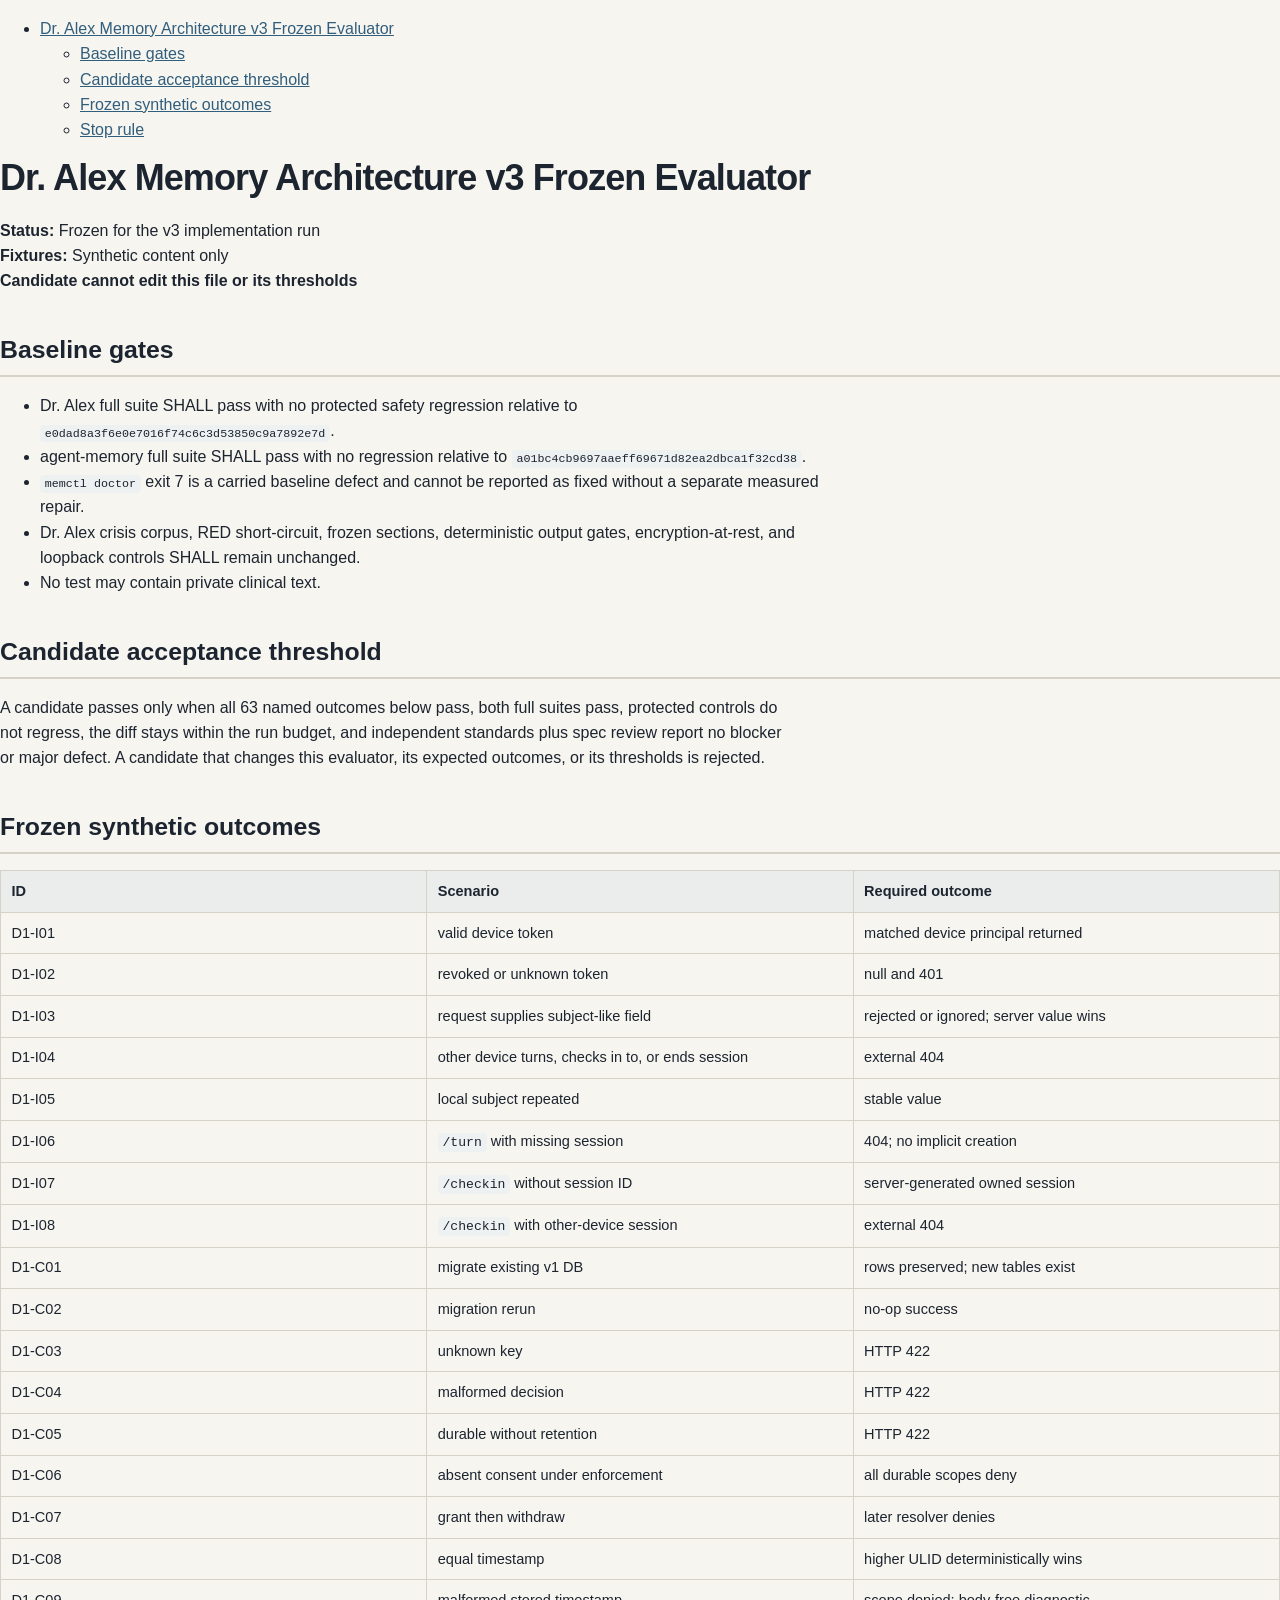
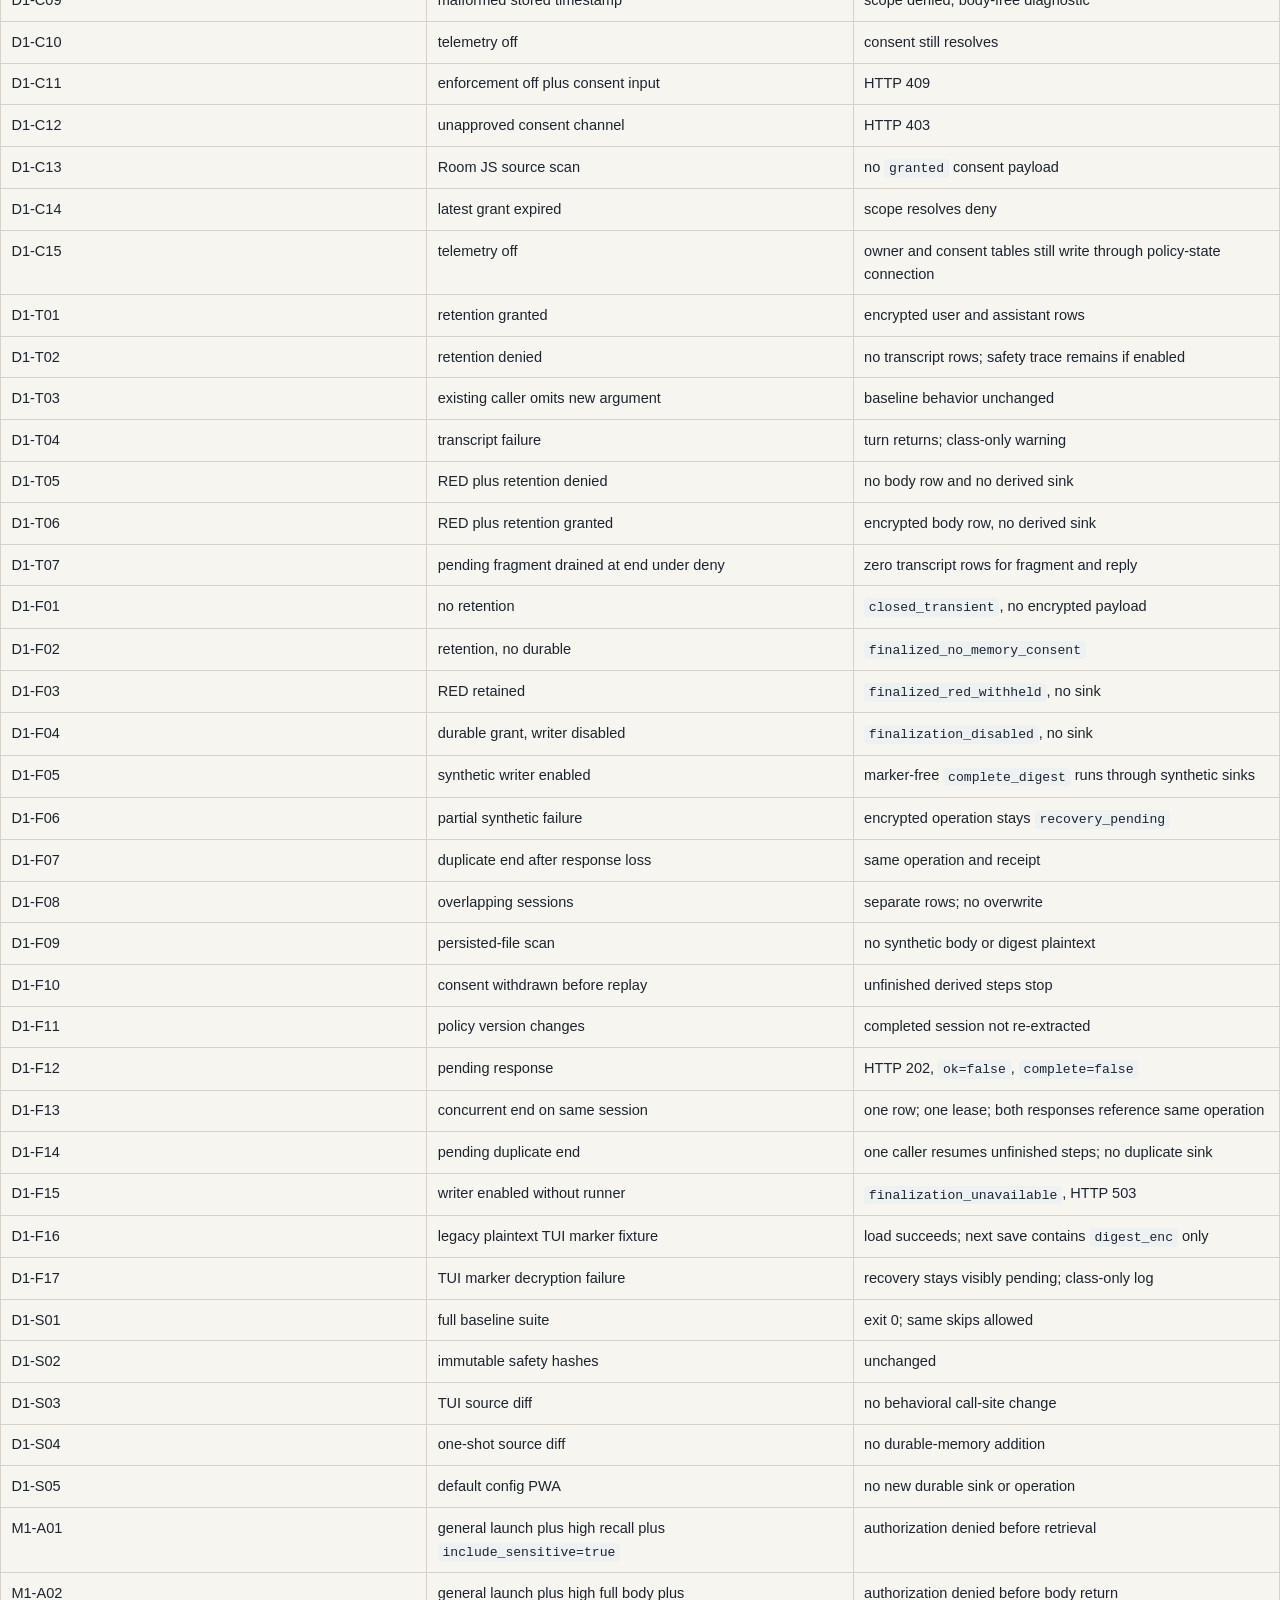
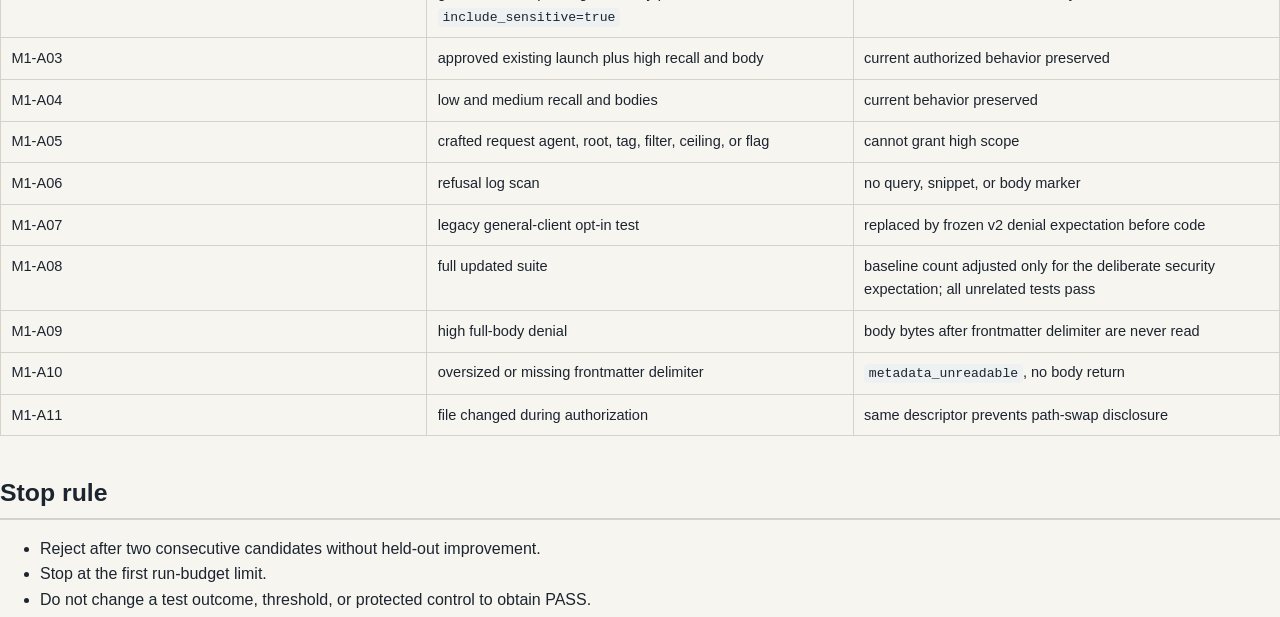
<file: docs/architecture/dr-alex-memory-architecture-v1/EVALUATOR-v3.html>
<!DOCTYPE html>
<html xmlns="http://www.w3.org/1999/xhtml">
<head>
  <meta charset="utf-8" />
  <meta name="generator" content="pandoc 3.10.2" />
  <meta name="viewport" content="width=device-width, initial-scale=1.0, user-scalable=yes" />
  <title>Dr. Alex Memory Architecture v3 Frozen Evaluator</title>
  <style>
    /* Default styles provided by pandoc.
    ** See https://pandoc.org/MANUAL.html#variables-for-html for config info.
    */
    span.smallcaps{font-variant: small-caps;}
    div.columns{display: flex; gap: 1.5em;}
    div.column{flex: auto;}
    @media screen {
    div.columns{gap: min(4vw, 1.5em);}
    div.column{overflow-x: auto;}
    }
    div.hanging-indent{margin-left: 1.5em; text-indent: -1.5em;}
    /* The extra [class] is a hack that increases specificity enough to
       override a similar rule in reveal.js */
    ul.task-list[class]{list-style: none;}
    ul.task-list li input[type="checkbox"] {
      font-size: inherit;
      width: 0.8em;
      margin: 0 0.8em 0.2em -1.6em;
      vertical-align: middle;
    }
    .display.math{display: block; text-align: center; margin: 0.5rem auto;}
  </style>
  <link rel="stylesheet" href="spec.css" />
</head>
<body>
<nav id="TOC" role="doc-toc">
<ul>
<li><a href="#dr.-alex-memory-architecture-v3-frozen-evaluator"
id="toc-dr.-alex-memory-architecture-v3-frozen-evaluator">Dr. Alex
Memory Architecture v3 Frozen Evaluator</a>
<ul>
<li><a href="#baseline-gates" id="toc-baseline-gates">Baseline
gates</a></li>
<li><a href="#candidate-acceptance-threshold"
id="toc-candidate-acceptance-threshold">Candidate acceptance
threshold</a></li>
<li><a href="#frozen-synthetic-outcomes"
id="toc-frozen-synthetic-outcomes">Frozen synthetic outcomes</a></li>
<li><a href="#stop-rule" id="toc-stop-rule">Stop rule</a></li>
</ul></li>
</ul>
</nav>
<h1 id="dr.-alex-memory-architecture-v3-frozen-evaluator">Dr. Alex
Memory Architecture v3 Frozen Evaluator</h1>
<p><strong>Status:</strong> Frozen for the v3 implementation run<br />
<strong>Fixtures:</strong> Synthetic content only<br />
<strong>Candidate cannot edit this file or its thresholds</strong></p>
<h2 id="baseline-gates">Baseline gates</h2>
<ul>
<li>Dr. Alex full suite SHALL pass with no protected safety regression
relative to <code>e0dad8a3f6e0e7016f74c6c3d53850c9a7892e7d</code>.</li>
<li>agent-memory full suite SHALL pass with no regression relative to
<code>a01bc4cb9697aaeff69671d82ea2dbca1f32cd38</code>.</li>
<li><code>memctl doctor</code> exit 7 is a carried baseline defect and
cannot be reported as fixed without a separate measured repair.</li>
<li>Dr. Alex crisis corpus, RED short-circuit, frozen sections,
deterministic output gates, encryption-at-rest, and loopback controls
SHALL remain unchanged.</li>
<li>No test may contain private clinical text.</li>
</ul>
<h2 id="candidate-acceptance-threshold">Candidate acceptance
threshold</h2>
<p>A candidate passes only when all 63 named outcomes below pass, both
full suites pass, protected controls do not regress, the diff stays
within the run budget, and independent standards plus spec review report
no blocker or major defect. A candidate that changes this evaluator, its
expected outcomes, or its thresholds is rejected.</p>
<h2 id="frozen-synthetic-outcomes">Frozen synthetic outcomes</h2>
<table>
<colgroup>
<col style="width: 33%" />
<col style="width: 33%" />
<col style="width: 33%" />
</colgroup>
<thead>
<tr>
<th>ID</th>
<th>Scenario</th>
<th>Required outcome</th>
</tr>
</thead>
<tbody>
<tr>
<td>D1-I01</td>
<td>valid device token</td>
<td>matched device principal returned</td>
</tr>
<tr>
<td>D1-I02</td>
<td>revoked or unknown token</td>
<td>null and 401</td>
</tr>
<tr>
<td>D1-I03</td>
<td>request supplies subject-like field</td>
<td>rejected or ignored; server value wins</td>
</tr>
<tr>
<td>D1-I04</td>
<td>other device turns, checks in to, or ends session</td>
<td>external 404</td>
</tr>
<tr>
<td>D1-I05</td>
<td>local subject repeated</td>
<td>stable value</td>
</tr>
<tr>
<td>D1-I06</td>
<td><code>/turn</code> with missing session</td>
<td>404; no implicit creation</td>
</tr>
<tr>
<td>D1-I07</td>
<td><code>/checkin</code> without session ID</td>
<td>server-generated owned session</td>
</tr>
<tr>
<td>D1-I08</td>
<td><code>/checkin</code> with other-device session</td>
<td>external 404</td>
</tr>
<tr>
<td>D1-C01</td>
<td>migrate existing v1 DB</td>
<td>rows preserved; new tables exist</td>
</tr>
<tr>
<td>D1-C02</td>
<td>migration rerun</td>
<td>no-op success</td>
</tr>
<tr>
<td>D1-C03</td>
<td>unknown key</td>
<td>HTTP 422</td>
</tr>
<tr>
<td>D1-C04</td>
<td>malformed decision</td>
<td>HTTP 422</td>
</tr>
<tr>
<td>D1-C05</td>
<td>durable without retention</td>
<td>HTTP 422</td>
</tr>
<tr>
<td>D1-C06</td>
<td>absent consent under enforcement</td>
<td>all durable scopes deny</td>
</tr>
<tr>
<td>D1-C07</td>
<td>grant then withdraw</td>
<td>later resolver denies</td>
</tr>
<tr>
<td>D1-C08</td>
<td>equal timestamp</td>
<td>higher ULID deterministically wins</td>
</tr>
<tr>
<td>D1-C09</td>
<td>malformed stored timestamp</td>
<td>scope denied; body-free diagnostic</td>
</tr>
<tr>
<td>D1-C10</td>
<td>telemetry off</td>
<td>consent still resolves</td>
</tr>
<tr>
<td>D1-C11</td>
<td>enforcement off plus consent input</td>
<td>HTTP 409</td>
</tr>
<tr>
<td>D1-C12</td>
<td>unapproved consent channel</td>
<td>HTTP 403</td>
</tr>
<tr>
<td>D1-C13</td>
<td>Room JS source scan</td>
<td>no <code>granted</code> consent payload</td>
</tr>
<tr>
<td>D1-C14</td>
<td>latest grant expired</td>
<td>scope resolves deny</td>
</tr>
<tr>
<td>D1-C15</td>
<td>telemetry off</td>
<td>owner and consent tables still write through policy-state
connection</td>
</tr>
<tr>
<td>D1-T01</td>
<td>retention granted</td>
<td>encrypted user and assistant rows</td>
</tr>
<tr>
<td>D1-T02</td>
<td>retention denied</td>
<td>no transcript rows; safety trace remains if enabled</td>
</tr>
<tr>
<td>D1-T03</td>
<td>existing caller omits new argument</td>
<td>baseline behavior unchanged</td>
</tr>
<tr>
<td>D1-T04</td>
<td>transcript failure</td>
<td>turn returns; class-only warning</td>
</tr>
<tr>
<td>D1-T05</td>
<td>RED plus retention denied</td>
<td>no body row and no derived sink</td>
</tr>
<tr>
<td>D1-T06</td>
<td>RED plus retention granted</td>
<td>encrypted body row, no derived sink</td>
</tr>
<tr>
<td>D1-T07</td>
<td>pending fragment drained at end under deny</td>
<td>zero transcript rows for fragment and reply</td>
</tr>
<tr>
<td>D1-F01</td>
<td>no retention</td>
<td><code>closed_transient</code>, no encrypted payload</td>
</tr>
<tr>
<td>D1-F02</td>
<td>retention, no durable</td>
<td><code>finalized_no_memory_consent</code></td>
</tr>
<tr>
<td>D1-F03</td>
<td>RED retained</td>
<td><code>finalized_red_withheld</code>, no sink</td>
</tr>
<tr>
<td>D1-F04</td>
<td>durable grant, writer disabled</td>
<td><code>finalization_disabled</code>, no sink</td>
</tr>
<tr>
<td>D1-F05</td>
<td>synthetic writer enabled</td>
<td>marker-free <code>complete_digest</code> runs through synthetic
sinks</td>
</tr>
<tr>
<td>D1-F06</td>
<td>partial synthetic failure</td>
<td>encrypted operation stays <code>recovery_pending</code></td>
</tr>
<tr>
<td>D1-F07</td>
<td>duplicate end after response loss</td>
<td>same operation and receipt</td>
</tr>
<tr>
<td>D1-F08</td>
<td>overlapping sessions</td>
<td>separate rows; no overwrite</td>
</tr>
<tr>
<td>D1-F09</td>
<td>persisted-file scan</td>
<td>no synthetic body or digest plaintext</td>
</tr>
<tr>
<td>D1-F10</td>
<td>consent withdrawn before replay</td>
<td>unfinished derived steps stop</td>
</tr>
<tr>
<td>D1-F11</td>
<td>policy version changes</td>
<td>completed session not re-extracted</td>
</tr>
<tr>
<td>D1-F12</td>
<td>pending response</td>
<td>HTTP 202, <code>ok=false</code>, <code>complete=false</code></td>
</tr>
<tr>
<td>D1-F13</td>
<td>concurrent end on same session</td>
<td>one row; one lease; both responses reference same operation</td>
</tr>
<tr>
<td>D1-F14</td>
<td>pending duplicate end</td>
<td>one caller resumes unfinished steps; no duplicate sink</td>
</tr>
<tr>
<td>D1-F15</td>
<td>writer enabled without runner</td>
<td><code>finalization_unavailable</code>, HTTP 503</td>
</tr>
<tr>
<td>D1-F16</td>
<td>legacy plaintext TUI marker fixture</td>
<td>load succeeds; next save contains <code>digest_enc</code> only</td>
</tr>
<tr>
<td>D1-F17</td>
<td>TUI marker decryption failure</td>
<td>recovery stays visibly pending; class-only log</td>
</tr>
<tr>
<td>D1-S01</td>
<td>full baseline suite</td>
<td>exit 0; same skips allowed</td>
</tr>
<tr>
<td>D1-S02</td>
<td>immutable safety hashes</td>
<td>unchanged</td>
</tr>
<tr>
<td>D1-S03</td>
<td>TUI source diff</td>
<td>no behavioral call-site change</td>
</tr>
<tr>
<td>D1-S04</td>
<td>one-shot source diff</td>
<td>no durable-memory addition</td>
</tr>
<tr>
<td>D1-S05</td>
<td>default config PWA</td>
<td>no new durable sink or operation</td>
</tr>
<tr>
<td>M1-A01</td>
<td>general launch plus high recall plus
<code>include_sensitive=true</code></td>
<td>authorization denied before retrieval</td>
</tr>
<tr>
<td>M1-A02</td>
<td>general launch plus high full body plus
<code>include_sensitive=true</code></td>
<td>authorization denied before body return</td>
</tr>
<tr>
<td>M1-A03</td>
<td>approved existing launch plus high recall and body</td>
<td>current authorized behavior preserved</td>
</tr>
<tr>
<td>M1-A04</td>
<td>low and medium recall and bodies</td>
<td>current behavior preserved</td>
</tr>
<tr>
<td>M1-A05</td>
<td>crafted request agent, root, tag, filter, ceiling, or flag</td>
<td>cannot grant high scope</td>
</tr>
<tr>
<td>M1-A06</td>
<td>refusal log scan</td>
<td>no query, snippet, or body marker</td>
</tr>
<tr>
<td>M1-A07</td>
<td>legacy general-client opt-in test</td>
<td>replaced by frozen v2 denial expectation before code</td>
</tr>
<tr>
<td>M1-A08</td>
<td>full updated suite</td>
<td>baseline count adjusted only for the deliberate security
expectation; all unrelated tests pass</td>
</tr>
<tr>
<td>M1-A09</td>
<td>high full-body denial</td>
<td>body bytes after frontmatter delimiter are never read</td>
</tr>
<tr>
<td>M1-A10</td>
<td>oversized or missing frontmatter delimiter</td>
<td><code>metadata_unreadable</code>, no body return</td>
</tr>
<tr>
<td>M1-A11</td>
<td>file changed during authorization</td>
<td>same descriptor prevents path-swap disclosure</td>
</tr>
</tbody>
</table>
<h2 id="stop-rule">Stop rule</h2>
<ul>
<li>Reject after two consecutive candidates without held-out
improvement.</li>
<li>Stop at the first run-budget limit.</li>
<li>Do not change a test outcome, threshold, or protected control to
obtain PASS.</li>
</ul>
</body>
</html>
</file>
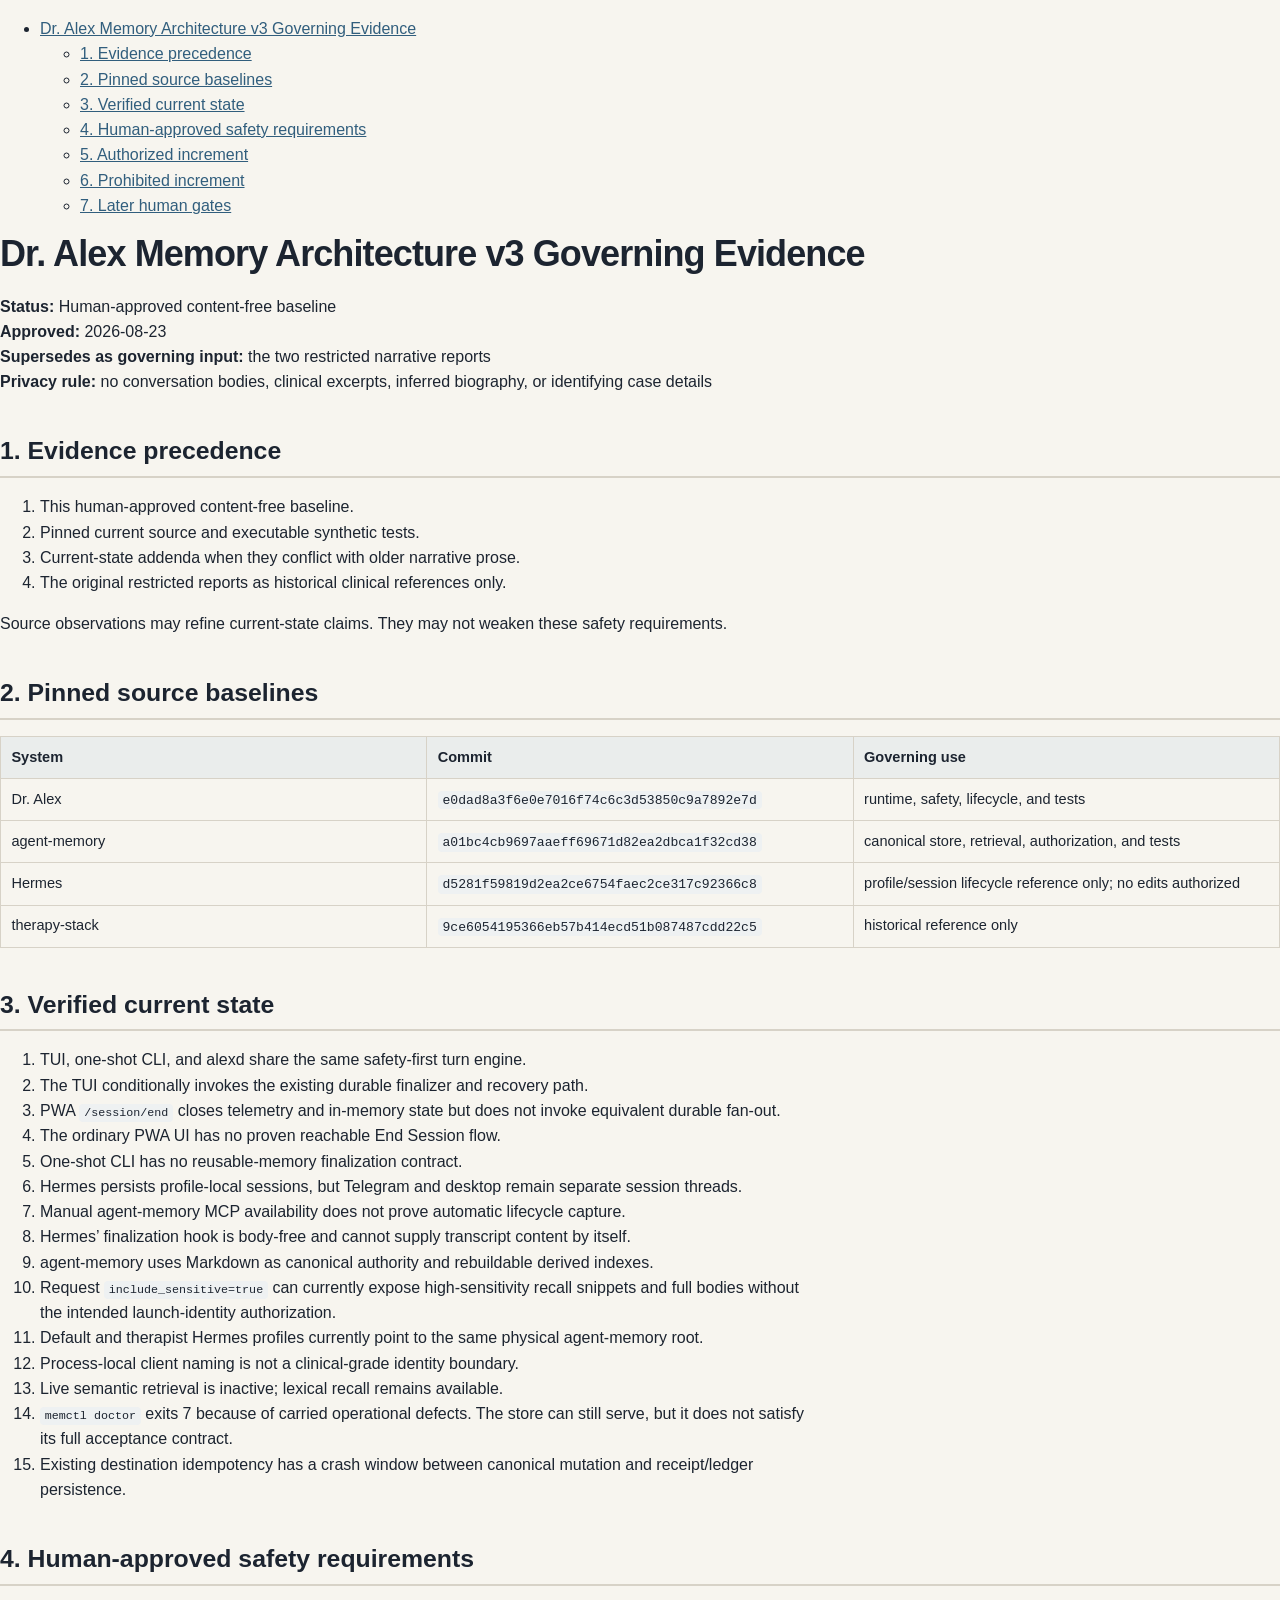
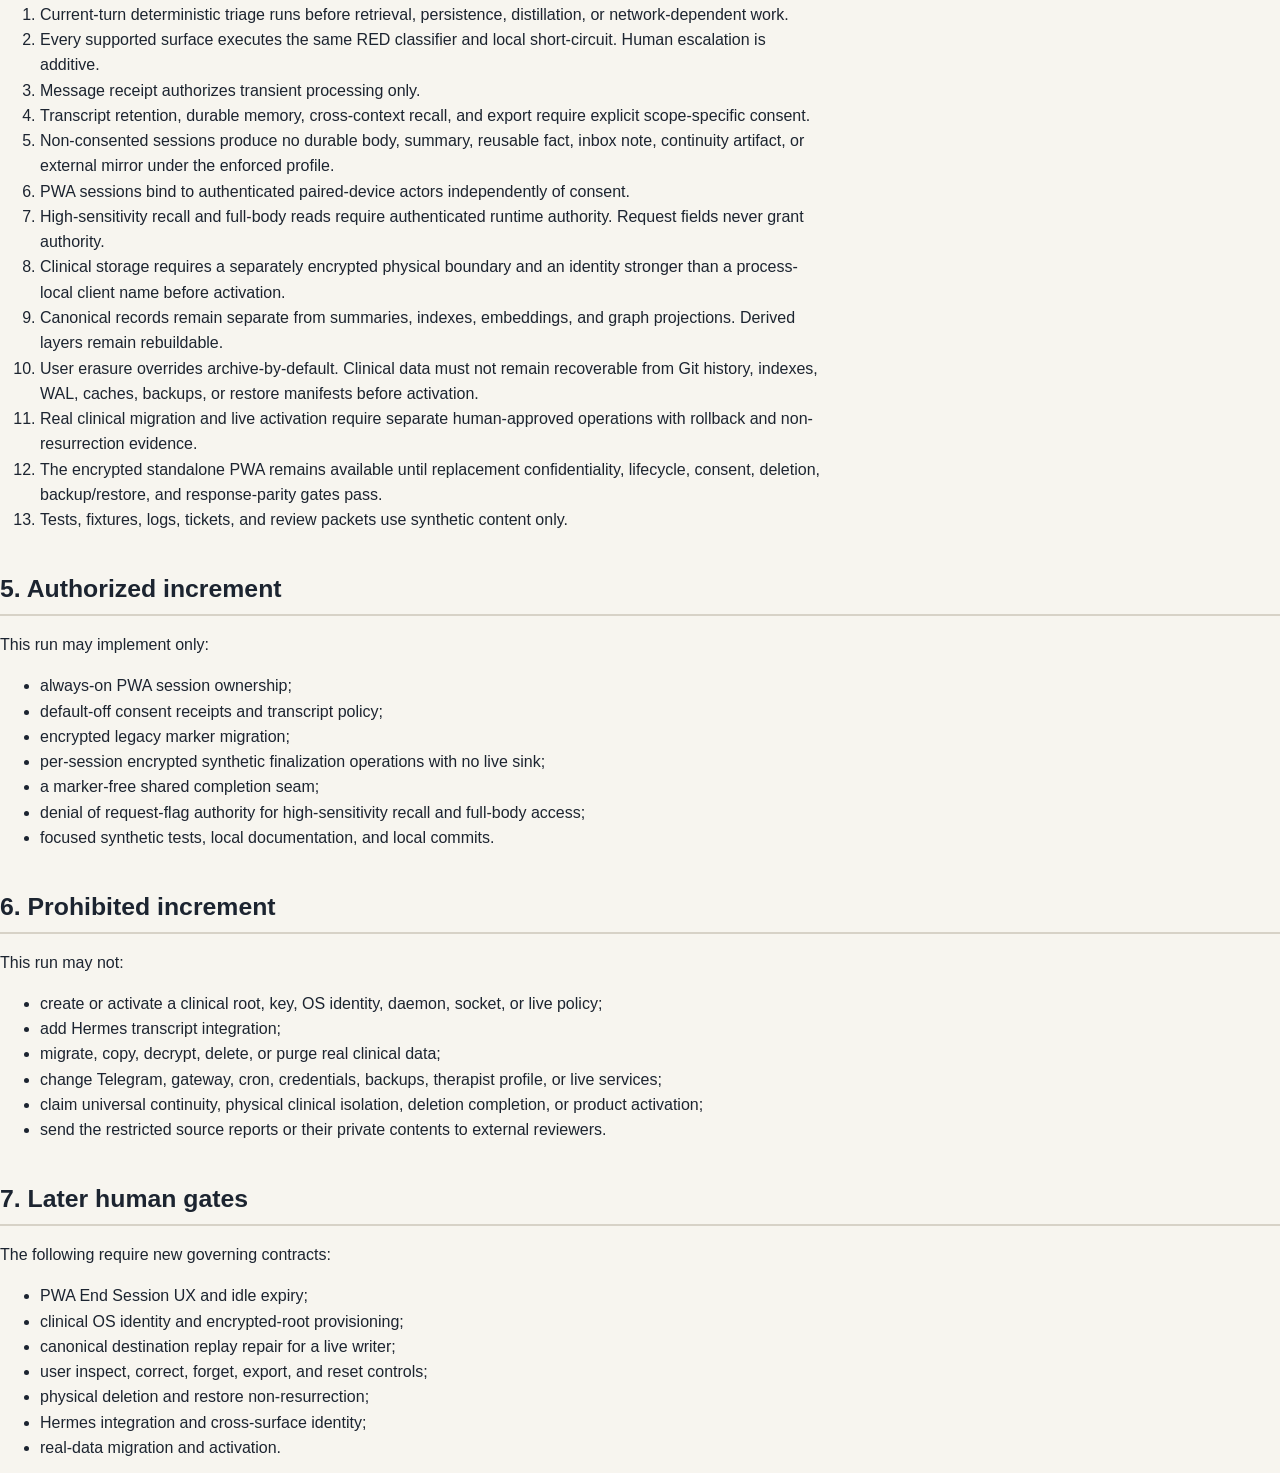
<file: docs/architecture/dr-alex-memory-architecture-v1/GOVERNING-EVIDENCE-v3.html>
<!DOCTYPE html>
<html xmlns="http://www.w3.org/1999/xhtml">
<head>
  <meta charset="utf-8" />
  <meta name="generator" content="pandoc 3.10.2" />
  <meta name="viewport" content="width=device-width, initial-scale=1.0, user-scalable=yes" />
  <title>Dr. Alex Memory Architecture v3 Governing Evidence</title>
  <style>
    /* Default styles provided by pandoc.
    ** See https://pandoc.org/MANUAL.html#variables-for-html for config info.
    */
    span.smallcaps{font-variant: small-caps;}
    div.columns{display: flex; gap: 1.5em;}
    div.column{flex: auto;}
    @media screen {
    div.columns{gap: min(4vw, 1.5em);}
    div.column{overflow-x: auto;}
    }
    div.hanging-indent{margin-left: 1.5em; text-indent: -1.5em;}
    /* The extra [class] is a hack that increases specificity enough to
       override a similar rule in reveal.js */
    ul.task-list[class]{list-style: none;}
    ul.task-list li input[type="checkbox"] {
      font-size: inherit;
      width: 0.8em;
      margin: 0 0.8em 0.2em -1.6em;
      vertical-align: middle;
    }
    .display.math{display: block; text-align: center; margin: 0.5rem auto;}
  </style>
  <link rel="stylesheet" href="spec.css" />
</head>
<body>
<nav id="TOC" role="doc-toc">
<ul>
<li><a href="#dr.-alex-memory-architecture-v3-governing-evidence"
id="toc-dr.-alex-memory-architecture-v3-governing-evidence">Dr. Alex
Memory Architecture v3 Governing Evidence</a>
<ul>
<li><a href="#evidence-precedence" id="toc-evidence-precedence">1.
Evidence precedence</a></li>
<li><a href="#pinned-source-baselines"
id="toc-pinned-source-baselines">2. Pinned source baselines</a></li>
<li><a href="#verified-current-state" id="toc-verified-current-state">3.
Verified current state</a></li>
<li><a href="#human-approved-safety-requirements"
id="toc-human-approved-safety-requirements">4. Human-approved safety
requirements</a></li>
<li><a href="#authorized-increment" id="toc-authorized-increment">5.
Authorized increment</a></li>
<li><a href="#prohibited-increment" id="toc-prohibited-increment">6.
Prohibited increment</a></li>
<li><a href="#later-human-gates" id="toc-later-human-gates">7. Later
human gates</a></li>
</ul></li>
</ul>
</nav>
<h1 id="dr.-alex-memory-architecture-v3-governing-evidence">Dr. Alex
Memory Architecture v3 Governing Evidence</h1>
<p><strong>Status:</strong> Human-approved content-free baseline<br />
<strong>Approved:</strong> 2026-08-23<br />
<strong>Supersedes as governing input:</strong> the two restricted
narrative reports<br />
<strong>Privacy rule:</strong> no conversation bodies, clinical
excerpts, inferred biography, or identifying case details</p>
<h2 id="evidence-precedence">1. Evidence precedence</h2>
<ol type="1">
<li>This human-approved content-free baseline.</li>
<li>Pinned current source and executable synthetic tests.</li>
<li>Current-state addenda when they conflict with older narrative
prose.</li>
<li>The original restricted reports as historical clinical references
only.</li>
</ol>
<p>Source observations may refine current-state claims. They may not
weaken these safety requirements.</p>
<h2 id="pinned-source-baselines">2. Pinned source baselines</h2>
<table>
<colgroup>
<col style="width: 33%" />
<col style="width: 33%" />
<col style="width: 33%" />
</colgroup>
<thead>
<tr>
<th>System</th>
<th>Commit</th>
<th>Governing use</th>
</tr>
</thead>
<tbody>
<tr>
<td>Dr. Alex</td>
<td><code>e0dad8a3f6e0e7016f74c6c3d53850c9a7892e7d</code></td>
<td>runtime, safety, lifecycle, and tests</td>
</tr>
<tr>
<td>agent-memory</td>
<td><code>a01bc4cb9697aaeff69671d82ea2dbca1f32cd38</code></td>
<td>canonical store, retrieval, authorization, and tests</td>
</tr>
<tr>
<td>Hermes</td>
<td><code>d5281f59819d2ea2ce6754faec2ce317c92366c8</code></td>
<td>profile/session lifecycle reference only; no edits authorized</td>
</tr>
<tr>
<td>therapy-stack</td>
<td><code>9ce6054195366eb57b414ecd51b087487cdd22c5</code></td>
<td>historical reference only</td>
</tr>
</tbody>
</table>
<h2 id="verified-current-state">3. Verified current state</h2>
<ol type="1">
<li>TUI, one-shot CLI, and alexd share the same safety-first turn
engine.</li>
<li>The TUI conditionally invokes the existing durable finalizer and
recovery path.</li>
<li>PWA <code>/session/end</code> closes telemetry and in-memory state
but does not invoke equivalent durable fan-out.</li>
<li>The ordinary PWA UI has no proven reachable End Session flow.</li>
<li>One-shot CLI has no reusable-memory finalization contract.</li>
<li>Hermes persists profile-local sessions, but Telegram and desktop
remain separate session threads.</li>
<li>Manual agent-memory MCP availability does not prove automatic
lifecycle capture.</li>
<li>Hermes’ finalization hook is body-free and cannot supply transcript
content by itself.</li>
<li>agent-memory uses Markdown as canonical authority and rebuildable
derived indexes.</li>
<li>Request <code>include_sensitive=true</code> can currently expose
high-sensitivity recall snippets and full bodies without the intended
launch-identity authorization.</li>
<li>Default and therapist Hermes profiles currently point to the same
physical agent-memory root.</li>
<li>Process-local client naming is not a clinical-grade identity
boundary.</li>
<li>Live semantic retrieval is inactive; lexical recall remains
available.</li>
<li><code>memctl doctor</code> exits 7 because of carried operational
defects. The store can still serve, but it does not satisfy its full
acceptance contract.</li>
<li>Existing destination idempotency has a crash window between
canonical mutation and receipt/ledger persistence.</li>
</ol>
<h2 id="human-approved-safety-requirements">4. Human-approved safety
requirements</h2>
<ol type="1">
<li>Current-turn deterministic triage runs before retrieval,
persistence, distillation, or network-dependent work.</li>
<li>Every supported surface executes the same RED classifier and local
short-circuit. Human escalation is additive.</li>
<li>Message receipt authorizes transient processing only.</li>
<li>Transcript retention, durable memory, cross-context recall, and
export require explicit scope-specific consent.</li>
<li>Non-consented sessions produce no durable body, summary, reusable
fact, inbox note, continuity artifact, or external mirror under the
enforced profile.</li>
<li>PWA sessions bind to authenticated paired-device actors
independently of consent.</li>
<li>High-sensitivity recall and full-body reads require authenticated
runtime authority. Request fields never grant authority.</li>
<li>Clinical storage requires a separately encrypted physical boundary
and an identity stronger than a process-local client name before
activation.</li>
<li>Canonical records remain separate from summaries, indexes,
embeddings, and graph projections. Derived layers remain
rebuildable.</li>
<li>User erasure overrides archive-by-default. Clinical data must not
remain recoverable from Git history, indexes, WAL, caches, backups, or
restore manifests before activation.</li>
<li>Real clinical migration and live activation require separate
human-approved operations with rollback and non-resurrection
evidence.</li>
<li>The encrypted standalone PWA remains available until replacement
confidentiality, lifecycle, consent, deletion, backup/restore, and
response-parity gates pass.</li>
<li>Tests, fixtures, logs, tickets, and review packets use synthetic
content only.</li>
</ol>
<h2 id="authorized-increment">5. Authorized increment</h2>
<p>This run may implement only:</p>
<ul>
<li>always-on PWA session ownership;</li>
<li>default-off consent receipts and transcript policy;</li>
<li>encrypted legacy marker migration;</li>
<li>per-session encrypted synthetic finalization operations with no live
sink;</li>
<li>a marker-free shared completion seam;</li>
<li>denial of request-flag authority for high-sensitivity recall and
full-body access;</li>
<li>focused synthetic tests, local documentation, and local
commits.</li>
</ul>
<h2 id="prohibited-increment">6. Prohibited increment</h2>
<p>This run may not:</p>
<ul>
<li>create or activate a clinical root, key, OS identity, daemon,
socket, or live policy;</li>
<li>add Hermes transcript integration;</li>
<li>migrate, copy, decrypt, delete, or purge real clinical data;</li>
<li>change Telegram, gateway, cron, credentials, backups, therapist
profile, or live services;</li>
<li>claim universal continuity, physical clinical isolation, deletion
completion, or product activation;</li>
<li>send the restricted source reports or their private contents to
external reviewers.</li>
</ul>
<h2 id="later-human-gates">7. Later human gates</h2>
<p>The following require new governing contracts:</p>
<ul>
<li>PWA End Session UX and idle expiry;</li>
<li>clinical OS identity and encrypted-root provisioning;</li>
<li>canonical destination replay repair for a live writer;</li>
<li>user inspect, correct, forget, export, and reset controls;</li>
<li>physical deletion and restore non-resurrection;</li>
<li>Hermes integration and cross-surface identity;</li>
<li>real-data migration and activation.</li>
</ul>
</body>
</html>
</file>
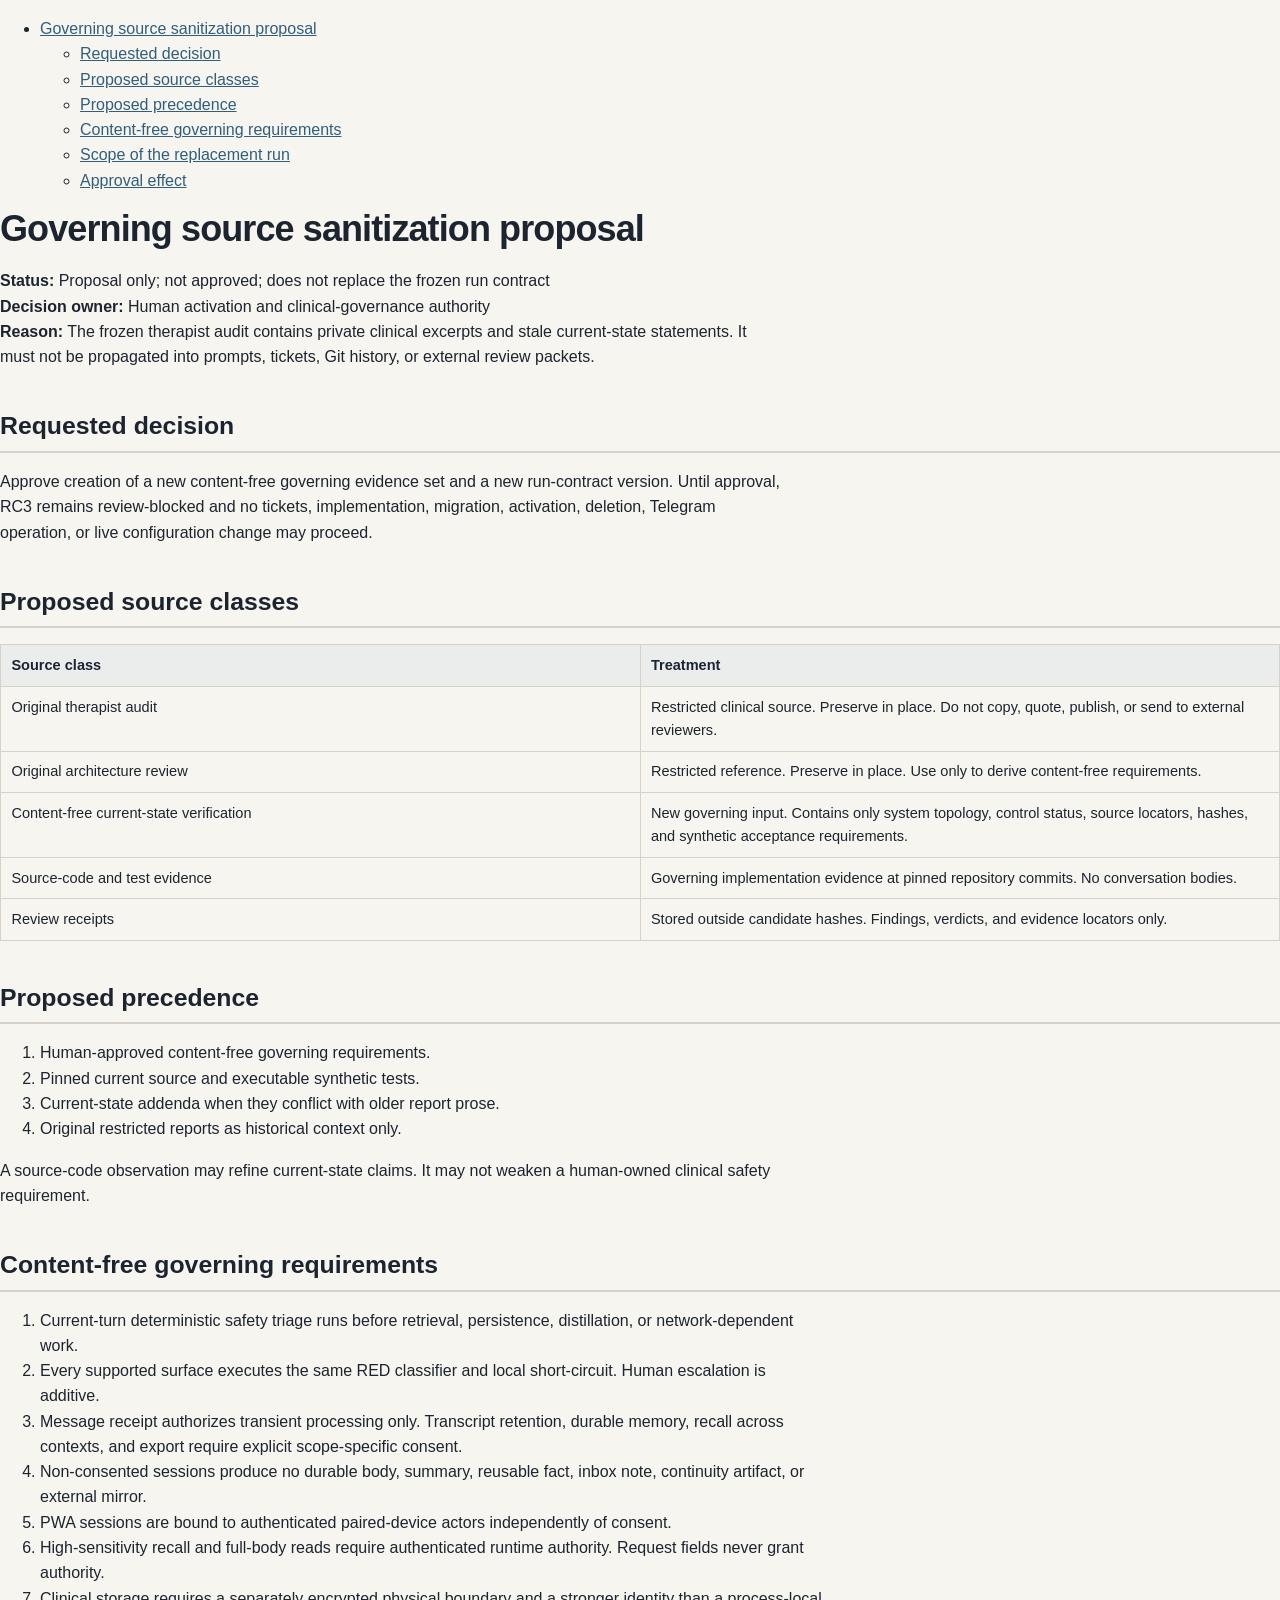
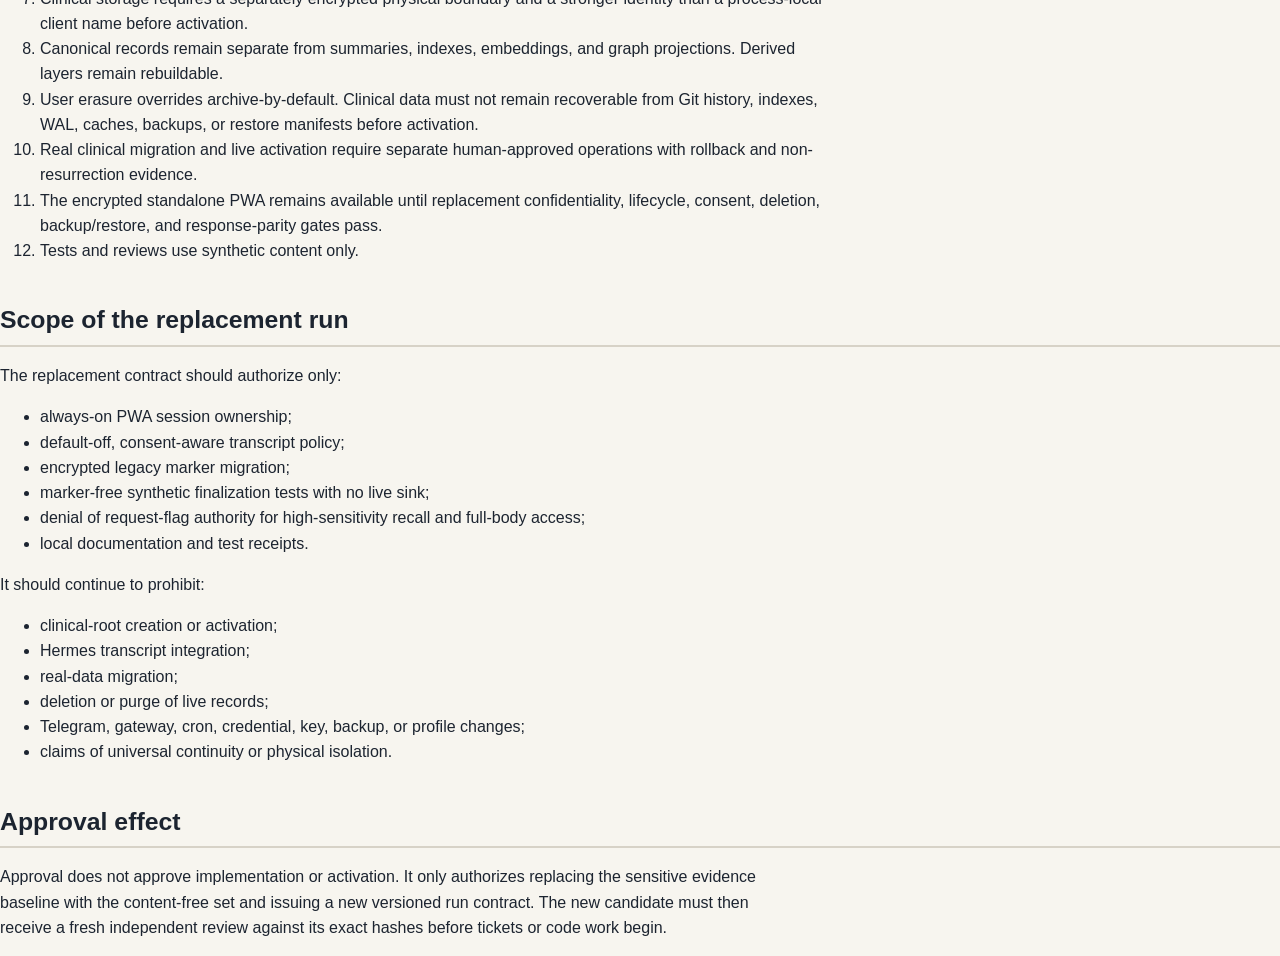
<file: docs/architecture/dr-alex-memory-architecture-v1/GOVERNING-SOURCE-SANITIZATION-PROPOSAL.html>
<!DOCTYPE html>
<html xmlns="http://www.w3.org/1999/xhtml">
<head>
  <meta charset="utf-8" />
  <meta name="generator" content="pandoc 3.10.2" />
  <meta name="viewport" content="width=device-width, initial-scale=1.0, user-scalable=yes" />
  <title>Governing Source Sanitization Proposal</title>
  <style>
    /* Default styles provided by pandoc.
    ** See https://pandoc.org/MANUAL.html#variables-for-html for config info.
    */
    span.smallcaps{font-variant: small-caps;}
    div.columns{display: flex; gap: 1.5em;}
    div.column{flex: auto;}
    @media screen {
    div.columns{gap: min(4vw, 1.5em);}
    div.column{overflow-x: auto;}
    }
    div.hanging-indent{margin-left: 1.5em; text-indent: -1.5em;}
    /* The extra [class] is a hack that increases specificity enough to
       override a similar rule in reveal.js */
    ul.task-list[class]{list-style: none;}
    ul.task-list li input[type="checkbox"] {
      font-size: inherit;
      width: 0.8em;
      margin: 0 0.8em 0.2em -1.6em;
      vertical-align: middle;
    }
    .display.math{display: block; text-align: center; margin: 0.5rem auto;}
  </style>
  <link rel="stylesheet" href="spec.css" />
</head>
<body>
<nav id="TOC" role="doc-toc">
<ul>
<li><a href="#governing-source-sanitization-proposal"
id="toc-governing-source-sanitization-proposal">Governing source
sanitization proposal</a>
<ul>
<li><a href="#requested-decision" id="toc-requested-decision">Requested
decision</a></li>
<li><a href="#proposed-source-classes"
id="toc-proposed-source-classes">Proposed source classes</a></li>
<li><a href="#proposed-precedence" id="toc-proposed-precedence">Proposed
precedence</a></li>
<li><a href="#content-free-governing-requirements"
id="toc-content-free-governing-requirements">Content-free governing
requirements</a></li>
<li><a href="#scope-of-the-replacement-run"
id="toc-scope-of-the-replacement-run">Scope of the replacement
run</a></li>
<li><a href="#approval-effect" id="toc-approval-effect">Approval
effect</a></li>
</ul></li>
</ul>
</nav>
<h1 id="governing-source-sanitization-proposal">Governing source
sanitization proposal</h1>
<p><strong>Status:</strong> Proposal only; not approved; does not
replace the frozen run contract<br />
<strong>Decision owner:</strong> Human activation and
clinical-governance authority<br />
<strong>Reason:</strong> The frozen therapist audit contains private
clinical excerpts and stale current-state statements. It must not be
propagated into prompts, tickets, Git history, or external review
packets.</p>
<h2 id="requested-decision">Requested decision</h2>
<p>Approve creation of a new content-free governing evidence set and a
new run-contract version. Until approval, RC3 remains review-blocked and
no tickets, implementation, migration, activation, deletion, Telegram
operation, or live configuration change may proceed.</p>
<h2 id="proposed-source-classes">Proposed source classes</h2>
<table>
<colgroup>
<col style="width: 50%" />
<col style="width: 50%" />
</colgroup>
<thead>
<tr>
<th>Source class</th>
<th>Treatment</th>
</tr>
</thead>
<tbody>
<tr>
<td>Original therapist audit</td>
<td>Restricted clinical source. Preserve in place. Do not copy, quote,
publish, or send to external reviewers.</td>
</tr>
<tr>
<td>Original architecture review</td>
<td>Restricted reference. Preserve in place. Use only to derive
content-free requirements.</td>
</tr>
<tr>
<td>Content-free current-state verification</td>
<td>New governing input. Contains only system topology, control status,
source locators, hashes, and synthetic acceptance requirements.</td>
</tr>
<tr>
<td>Source-code and test evidence</td>
<td>Governing implementation evidence at pinned repository commits. No
conversation bodies.</td>
</tr>
<tr>
<td>Review receipts</td>
<td>Stored outside candidate hashes. Findings, verdicts, and evidence
locators only.</td>
</tr>
</tbody>
</table>
<h2 id="proposed-precedence">Proposed precedence</h2>
<ol type="1">
<li>Human-approved content-free governing requirements.</li>
<li>Pinned current source and executable synthetic tests.</li>
<li>Current-state addenda when they conflict with older report
prose.</li>
<li>Original restricted reports as historical context only.</li>
</ol>
<p>A source-code observation may refine current-state claims. It may not
weaken a human-owned clinical safety requirement.</p>
<h2 id="content-free-governing-requirements">Content-free governing
requirements</h2>
<ol type="1">
<li>Current-turn deterministic safety triage runs before retrieval,
persistence, distillation, or network-dependent work.</li>
<li>Every supported surface executes the same RED classifier and local
short-circuit. Human escalation is additive.</li>
<li>Message receipt authorizes transient processing only. Transcript
retention, durable memory, recall across contexts, and export require
explicit scope-specific consent.</li>
<li>Non-consented sessions produce no durable body, summary, reusable
fact, inbox note, continuity artifact, or external mirror.</li>
<li>PWA sessions are bound to authenticated paired-device actors
independently of consent.</li>
<li>High-sensitivity recall and full-body reads require authenticated
runtime authority. Request fields never grant authority.</li>
<li>Clinical storage requires a separately encrypted physical boundary
and a stronger identity than a process-local client name before
activation.</li>
<li>Canonical records remain separate from summaries, indexes,
embeddings, and graph projections. Derived layers remain
rebuildable.</li>
<li>User erasure overrides archive-by-default. Clinical data must not
remain recoverable from Git history, indexes, WAL, caches, backups, or
restore manifests before activation.</li>
<li>Real clinical migration and live activation require separate
human-approved operations with rollback and non-resurrection
evidence.</li>
<li>The encrypted standalone PWA remains available until replacement
confidentiality, lifecycle, consent, deletion, backup/restore, and
response-parity gates pass.</li>
<li>Tests and reviews use synthetic content only.</li>
</ol>
<h2 id="scope-of-the-replacement-run">Scope of the replacement run</h2>
<p>The replacement contract should authorize only:</p>
<ul>
<li>always-on PWA session ownership;</li>
<li>default-off, consent-aware transcript policy;</li>
<li>encrypted legacy marker migration;</li>
<li>marker-free synthetic finalization tests with no live sink;</li>
<li>denial of request-flag authority for high-sensitivity recall and
full-body access;</li>
<li>local documentation and test receipts.</li>
</ul>
<p>It should continue to prohibit:</p>
<ul>
<li>clinical-root creation or activation;</li>
<li>Hermes transcript integration;</li>
<li>real-data migration;</li>
<li>deletion or purge of live records;</li>
<li>Telegram, gateway, cron, credential, key, backup, or profile
changes;</li>
<li>claims of universal continuity or physical isolation.</li>
</ul>
<h2 id="approval-effect">Approval effect</h2>
<p>Approval does not approve implementation or activation. It only
authorizes replacing the sensitive evidence baseline with the
content-free set and issuing a new versioned run contract. The new
candidate must then receive a fresh independent review against its exact
hashes before tickets or code work begin.</p>
</body>
</html>
</file>
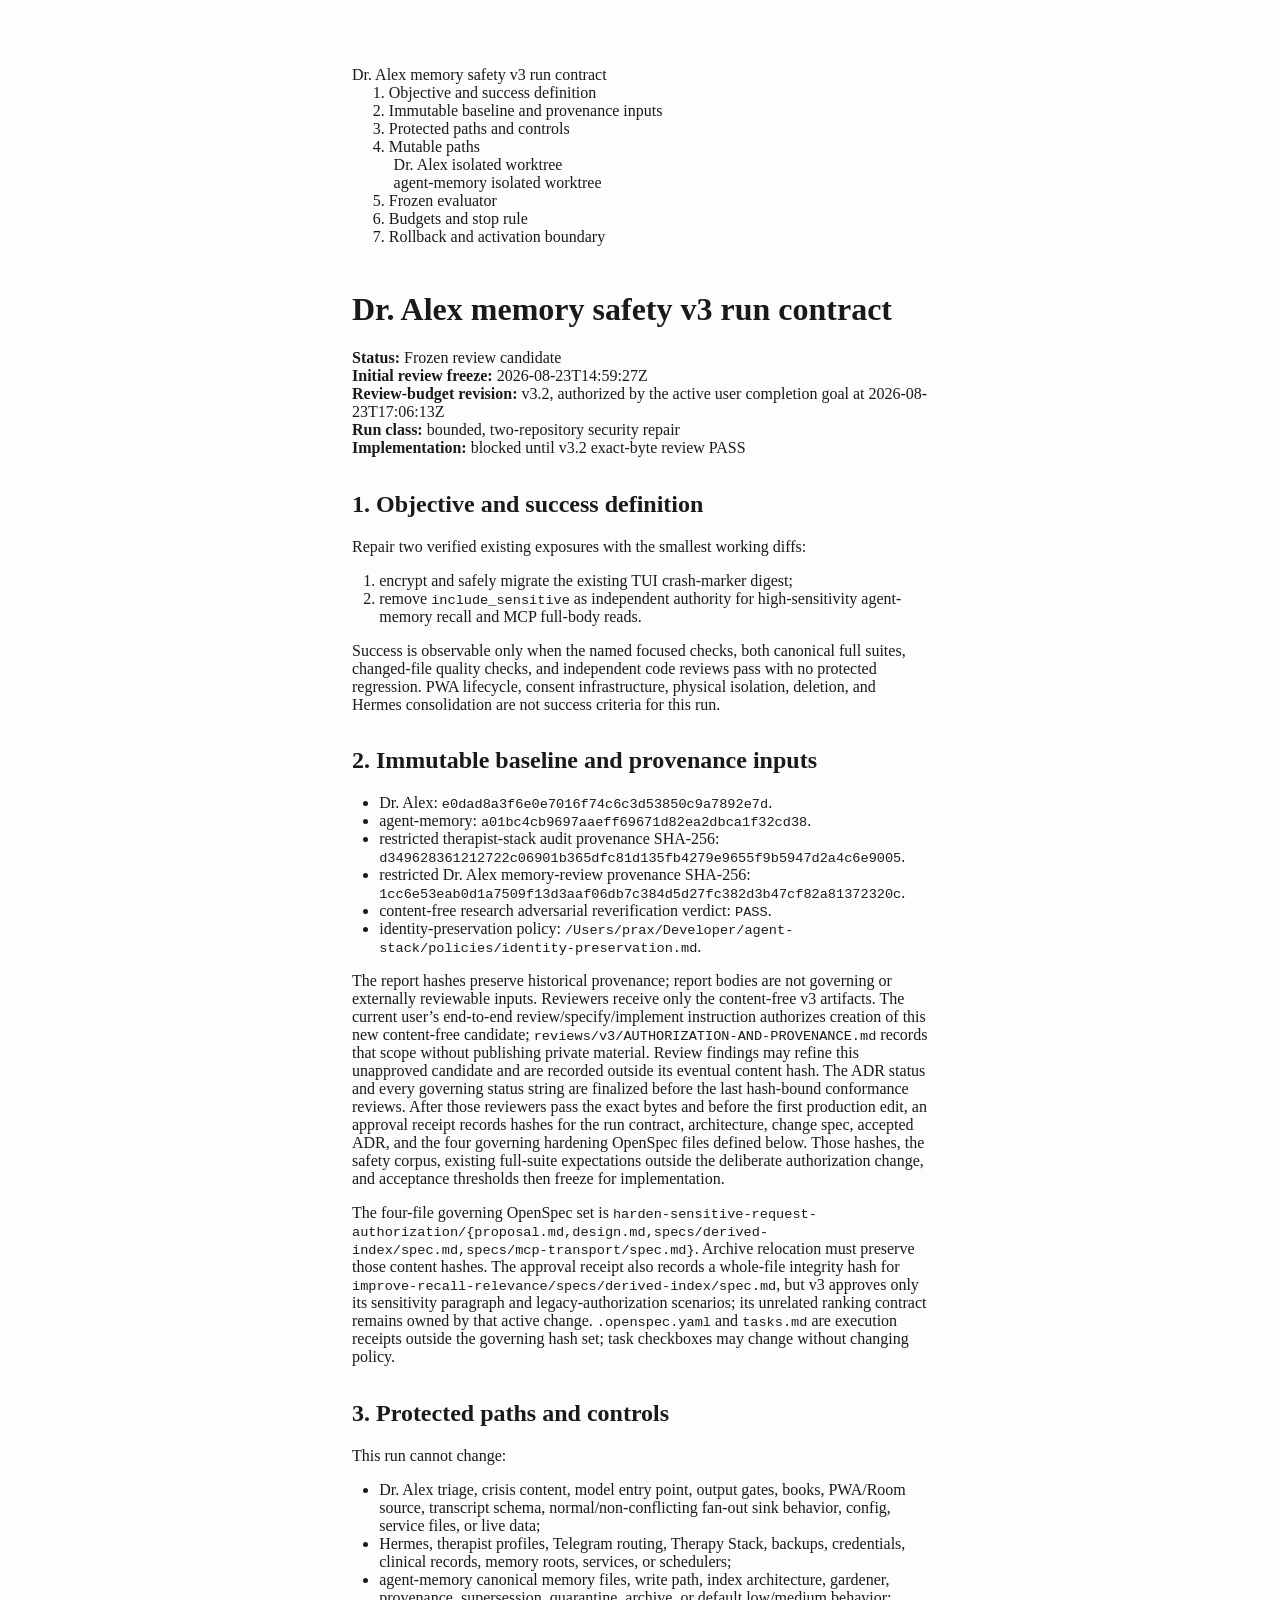
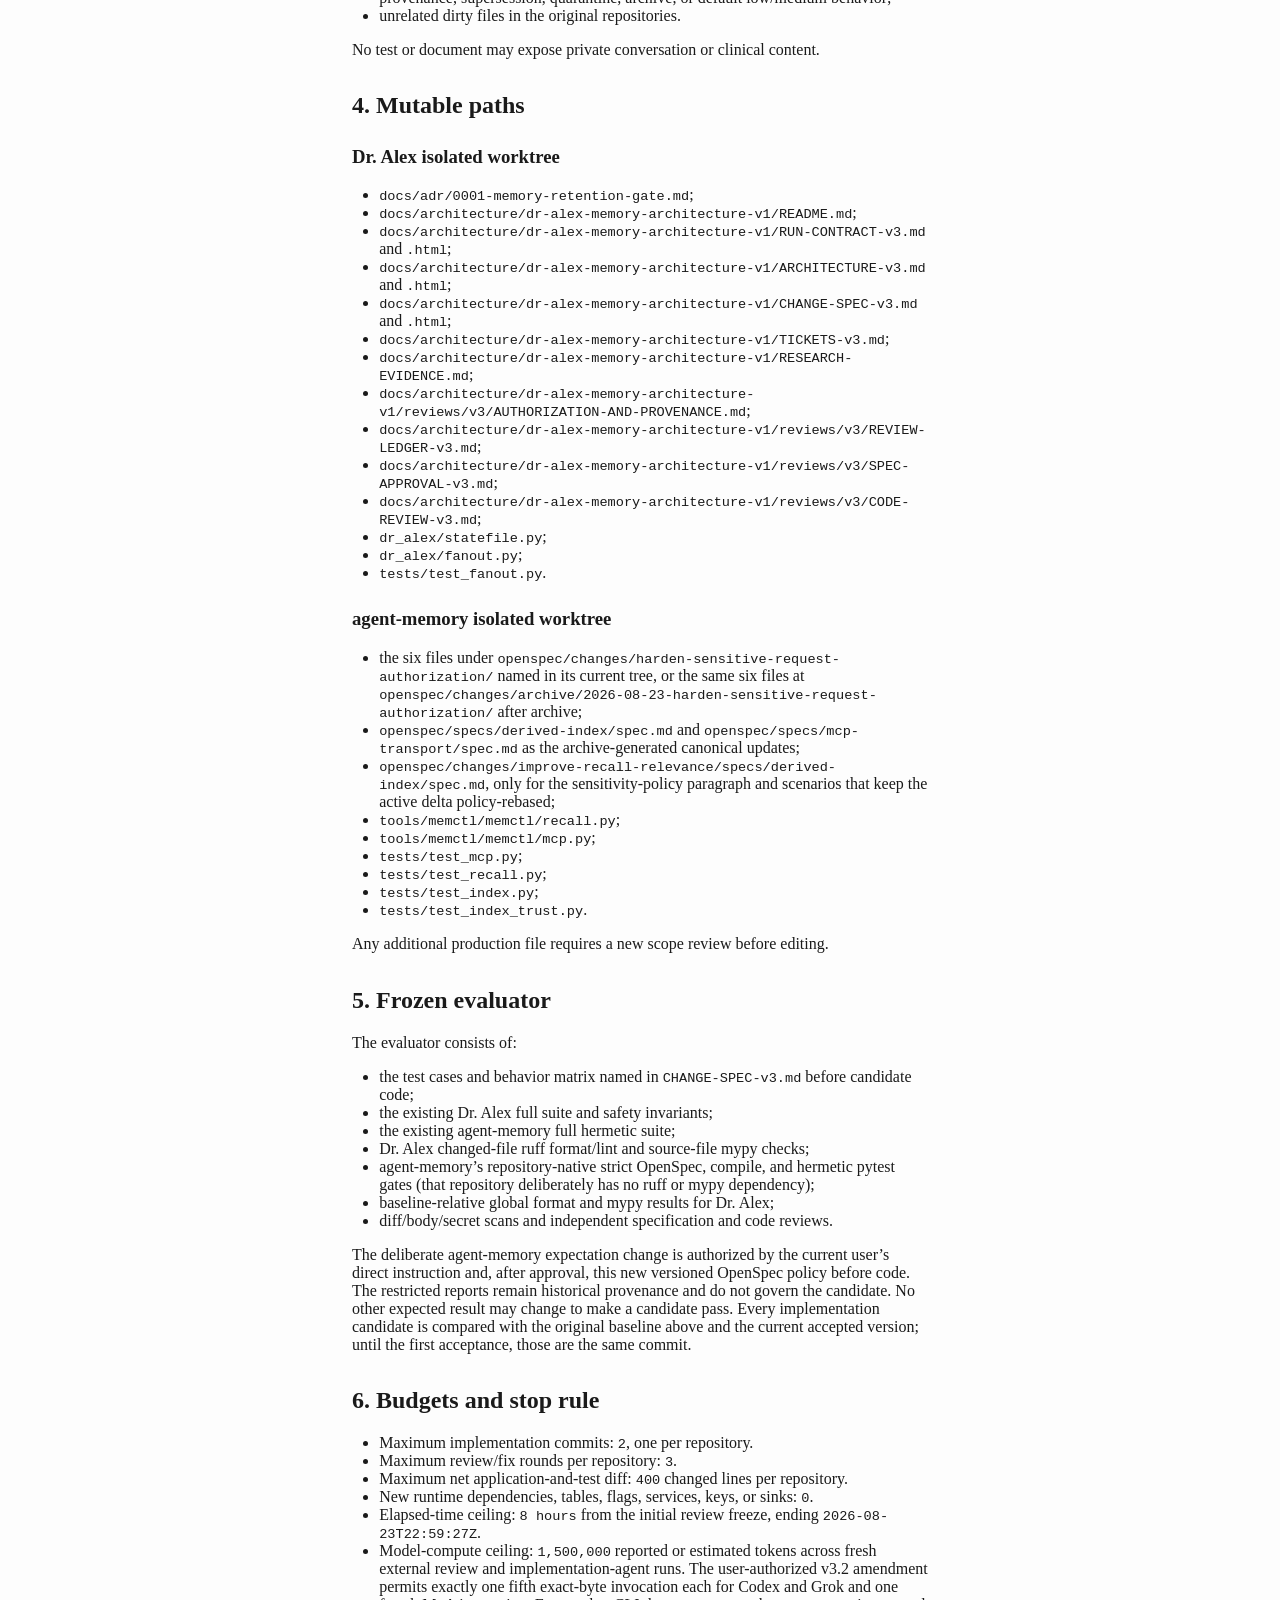
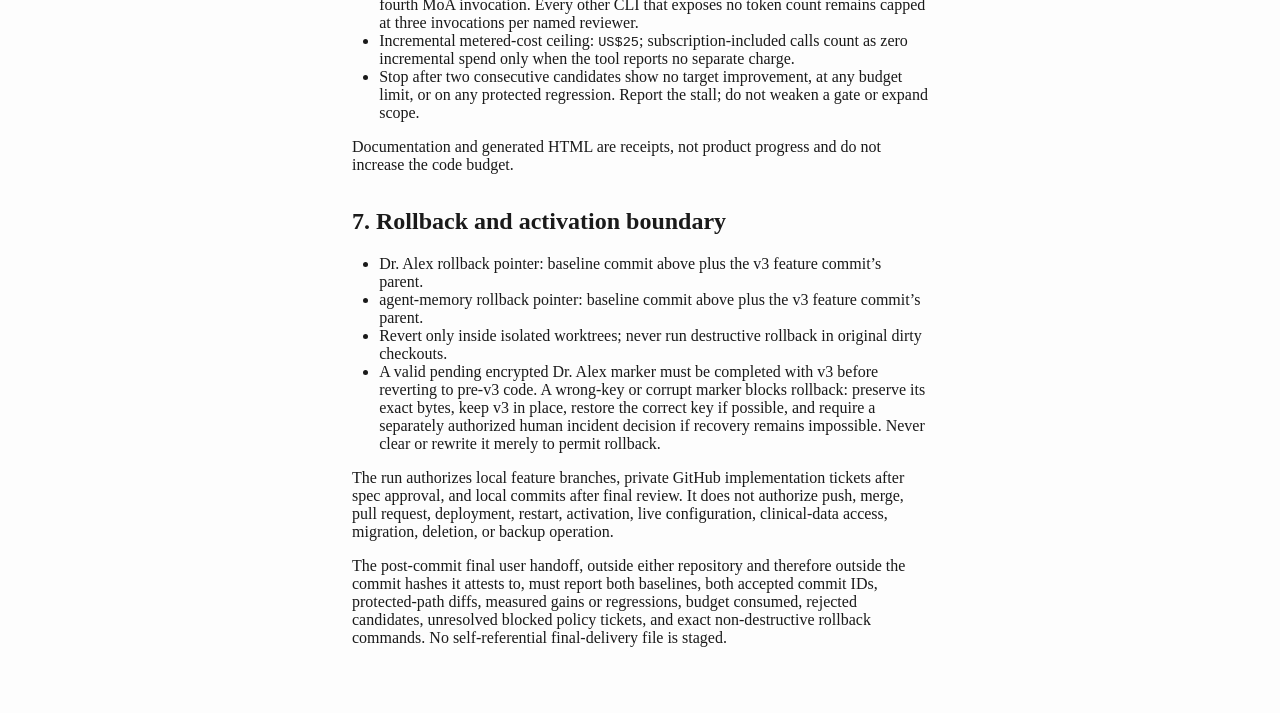
<file: docs/architecture/dr-alex-memory-architecture-v1/RUN-CONTRACT-v3.html>
<!DOCTYPE html>
<html xmlns="http://www.w3.org/1999/xhtml">
<head>
  <meta charset="utf-8" />
  <meta name="generator" content="pandoc 3.10.2" />
  <meta name="viewport" content="width=device-width, initial-scale=1.0, user-scalable=yes" />
  <title>RUN-CONTRACT-v3</title>
  <style>
    /* Default styles provided by pandoc.
    ** See https://pandoc.org/MANUAL.html#variables-for-html for config info.
    */
    html {
      color: #1a1a1a;
      background-color: #fdfdfd;
    }
    body {
      margin: 0 auto;
      max-width: 36em;
      padding-left: 50px;
      padding-right: 50px;
      padding-top: 50px;
      padding-bottom: 50px;
      hyphens: auto;
      overflow-wrap: break-word;
      text-rendering: optimizeLegibility;
      font-kerning: normal;
    }
    @media (max-width: 600px) {
      body {
        font-size: 0.9em;
        padding: 12px;
      }
      h1 {
        font-size: 1.8em;
      }
    }
    @media print {
      html {
        background-color: white;
      }
      body {
        background-color: transparent;
        color: black;
      }
      p, h2, h3 {
        orphans: 3;
        widows: 3;
      }
      h2, h3, h4 {
        page-break-after: avoid;
      }
    }
    p {
      margin: 1em 0;
    }
    a {
      color: #1a1a1a;
    }
    a:visited {
      color: #1a1a1a;
    }
    img {
      max-width: 100%;
    }
    svg {
      height: auto;
      max-width: 100%;
    }
    h1, h2, h3, h4, h5, h6 {
      margin-top: 1.4em;
    }
    h5, h6 {
      font-size: 1em;
      font-style: italic;
    }
    h6 {
      font-weight: normal;
    }
    ol, ul {
      padding-left: 1.7em;
      margin-top: 1em;
    }
    li > ol, li > ul {
      margin-top: 0;
    }
    blockquote {
      margin: 1em 0 1em 1.7em;
      padding-left: 1em;
      border-left: 2px solid #e6e6e6;
      color: #606060;
    }
    code {
      white-space: pre-wrap;
      font-family: Menlo, Monaco, Consolas, 'Lucida Console', monospace;
      font-size: 85%;
      margin: 0;
      hyphens: manual;
    }
    pre {
      margin: 1em 0;
      overflow: auto;
    }
    pre code {
      padding: 0;
      overflow: visible;
      overflow-wrap: normal;
    }
    .sourceCode {
     background-color: transparent;
     overflow: visible;
    }
    hr {
      border: none;
      border-top: 1px solid #1a1a1a;
      height: 1px;
      margin: 1em 0;
    }
    table {
      margin: 1em 0;
      border-collapse: collapse;
      width: 100%;
      overflow-x: auto;
      display: block;
      font-variant-numeric: lining-nums tabular-nums;
    }
    table caption {
      margin-bottom: 0.75em;
    }
    tbody {
      margin-top: 0.5em;
      border-top: 1px solid #1a1a1a;
      border-bottom: 1px solid #1a1a1a;
    }
    th {
      border-top: 1px solid #1a1a1a;
      padding: 0.25em 0.5em 0.25em 0.5em;
    }
    td {
      padding: 0.125em 0.5em 0.25em 0.5em;
    }
    header {
      margin-bottom: 4em;
      text-align: center;
    }
    #TOC li {
      list-style: none;
    }
    #TOC ul {
      padding-left: 1.3em;
    }
    #TOC > ul {
      padding-left: 0;
    }
    #TOC a:not(:hover) {
      text-decoration: none;
    }
    span.smallcaps{font-variant: small-caps;}
    div.columns{display: flex; gap: 1.5em;}
    div.column{flex: auto;}
    @media screen {
    div.columns{gap: min(4vw, 1.5em);}
    div.column{overflow-x: auto;}
    }
    div.hanging-indent{margin-left: 1.5em; text-indent: -1.5em;}
    /* The extra [class] is a hack that increases specificity enough to
       override a similar rule in reveal.js */
    ul.task-list[class]{list-style: none;}
    ul.task-list li input[type="checkbox"] {
      font-size: inherit;
      width: 0.8em;
      margin: 0 0.8em 0.2em -1.6em;
      vertical-align: middle;
    }
    .display.math{display: block; text-align: center; margin: 0.5rem auto;}
  </style>
</head>
<body>
<nav id="TOC" role="doc-toc">
<ul>
<li><a href="#dr.-alex-memory-safety-v3-run-contract"
id="toc-dr.-alex-memory-safety-v3-run-contract">Dr. Alex memory safety
v3 run contract</a>
<ul>
<li><a href="#objective-and-success-definition"
id="toc-objective-and-success-definition">1. Objective and success
definition</a></li>
<li><a href="#immutable-baseline-and-provenance-inputs"
id="toc-immutable-baseline-and-provenance-inputs">2. Immutable baseline
and provenance inputs</a></li>
<li><a href="#protected-paths-and-controls"
id="toc-protected-paths-and-controls">3. Protected paths and
controls</a></li>
<li><a href="#mutable-paths" id="toc-mutable-paths">4. Mutable paths</a>
<ul>
<li><a href="#dr.-alex-isolated-worktree"
id="toc-dr.-alex-isolated-worktree">Dr. Alex isolated worktree</a></li>
<li><a href="#agent-memory-isolated-worktree"
id="toc-agent-memory-isolated-worktree">agent-memory isolated
worktree</a></li>
</ul></li>
<li><a href="#frozen-evaluator" id="toc-frozen-evaluator">5. Frozen
evaluator</a></li>
<li><a href="#budgets-and-stop-rule" id="toc-budgets-and-stop-rule">6.
Budgets and stop rule</a></li>
<li><a href="#rollback-and-activation-boundary"
id="toc-rollback-and-activation-boundary">7. Rollback and activation
boundary</a></li>
</ul></li>
</ul>
</nav>
<h1 id="dr.-alex-memory-safety-v3-run-contract">Dr. Alex memory safety
v3 run contract</h1>
<p><strong>Status:</strong> Frozen review candidate<br />
<strong>Initial review freeze:</strong> 2026-08-23T14:59:27Z<br />
<strong>Review-budget revision:</strong> v3.2, authorized by the active
user completion goal at 2026-08-23T17:06:13Z<br />
<strong>Run class:</strong> bounded, two-repository security
repair<br />
<strong>Implementation:</strong> blocked until v3.2 exact-byte review
PASS</p>
<h2 id="objective-and-success-definition">1. Objective and success
definition</h2>
<p>Repair two verified existing exposures with the smallest working
diffs:</p>
<ol type="1">
<li>encrypt and safely migrate the existing TUI crash-marker
digest;</li>
<li>remove <code>include_sensitive</code> as independent authority for
high-sensitivity agent-memory recall and MCP full-body reads.</li>
</ol>
<p>Success is observable only when the named focused checks, both
canonical full suites, changed-file quality checks, and independent code
reviews pass with no protected regression. PWA lifecycle, consent
infrastructure, physical isolation, deletion, and Hermes consolidation
are not success criteria for this run.</p>
<h2 id="immutable-baseline-and-provenance-inputs">2. Immutable baseline
and provenance inputs</h2>
<ul>
<li>Dr. Alex:
<code>e0dad8a3f6e0e7016f74c6c3d53850c9a7892e7d</code>.</li>
<li>agent-memory:
<code>a01bc4cb9697aaeff69671d82ea2dbca1f32cd38</code>.</li>
<li>restricted therapist-stack audit provenance SHA-256:
<code>d349628361212722c06901b365dfc81d135fb4279e9655f9b5947d2a4c6e9005</code>.</li>
<li>restricted Dr. Alex memory-review provenance SHA-256:
<code>1cc6e53eab0d1a7509f13d3aaf06db7c384d5d27fc382d3b47cf82a81372320c</code>.</li>
<li>content-free research adversarial reverification verdict:
<code>PASS</code>.</li>
<li>identity-preservation policy:
<code>/Users/prax/Developer/agent-stack/policies/identity-preservation.md</code>.</li>
</ul>
<p>The report hashes preserve historical provenance; report bodies are
not governing or externally reviewable inputs. Reviewers receive only
the content-free v3 artifacts. The current user’s end-to-end
review/specify/implement instruction authorizes creation of this new
content-free candidate;
<code>reviews/v3/AUTHORIZATION-AND-PROVENANCE.md</code> records that
scope without publishing private material. Review findings may refine
this unapproved candidate and are recorded outside its eventual content
hash. The ADR status and every governing status string are finalized
before the last hash-bound conformance reviews. After those reviewers
pass the exact bytes and before the first production edit, an approval
receipt records hashes for the run contract, architecture, change spec,
accepted ADR, and the four governing hardening OpenSpec files defined
below. Those hashes, the safety corpus, existing full-suite expectations
outside the deliberate authorization change, and acceptance thresholds
then freeze for implementation.</p>
<p>The four-file governing OpenSpec set is
<code>harden-sensitive-request-authorization/{proposal.md,design.md,specs/derived-index/spec.md,specs/mcp-transport/spec.md}</code>.
Archive relocation must preserve those content hashes. The approval
receipt also records a whole-file integrity hash for
<code>improve-recall-relevance/specs/derived-index/spec.md</code>, but
v3 approves only its sensitivity paragraph and legacy-authorization
scenarios; its unrelated ranking contract remains owned by that active
change. <code>.openspec.yaml</code> and <code>tasks.md</code> are
execution receipts outside the governing hash set; task checkboxes may
change without changing policy.</p>
<h2 id="protected-paths-and-controls">3. Protected paths and
controls</h2>
<p>This run cannot change:</p>
<ul>
<li>Dr. Alex triage, crisis content, model entry point, output gates,
books, PWA/Room source, transcript schema, normal/non-conflicting
fan-out sink behavior, config, service files, or live data;</li>
<li>Hermes, therapist profiles, Telegram routing, Therapy Stack,
backups, credentials, clinical records, memory roots, services, or
schedulers;</li>
<li>agent-memory canonical memory files, write path, index architecture,
gardener, provenance, supersession, quarantine, archive, or default
low/medium behavior;</li>
<li>unrelated dirty files in the original repositories.</li>
</ul>
<p>No test or document may expose private conversation or clinical
content.</p>
<h2 id="mutable-paths">4. Mutable paths</h2>
<h3 id="dr.-alex-isolated-worktree">Dr. Alex isolated worktree</h3>
<ul>
<li><code>docs/adr/0001-memory-retention-gate.md</code>;</li>
<li><code>docs/architecture/dr-alex-memory-architecture-v1/README.md</code>;</li>
<li><code>docs/architecture/dr-alex-memory-architecture-v1/RUN-CONTRACT-v3.md</code>
and <code>.html</code>;</li>
<li><code>docs/architecture/dr-alex-memory-architecture-v1/ARCHITECTURE-v3.md</code>
and <code>.html</code>;</li>
<li><code>docs/architecture/dr-alex-memory-architecture-v1/CHANGE-SPEC-v3.md</code>
and <code>.html</code>;</li>
<li><code>docs/architecture/dr-alex-memory-architecture-v1/TICKETS-v3.md</code>;</li>
<li><code>docs/architecture/dr-alex-memory-architecture-v1/RESEARCH-EVIDENCE.md</code>;</li>
<li><code>docs/architecture/dr-alex-memory-architecture-v1/reviews/v3/AUTHORIZATION-AND-PROVENANCE.md</code>;</li>
<li><code>docs/architecture/dr-alex-memory-architecture-v1/reviews/v3/REVIEW-LEDGER-v3.md</code>;</li>
<li><code>docs/architecture/dr-alex-memory-architecture-v1/reviews/v3/SPEC-APPROVAL-v3.md</code>;</li>
<li><code>docs/architecture/dr-alex-memory-architecture-v1/reviews/v3/CODE-REVIEW-v3.md</code>;</li>
<li><code>dr_alex/statefile.py</code>;</li>
<li><code>dr_alex/fanout.py</code>;</li>
<li><code>tests/test_fanout.py</code>.</li>
</ul>
<h3 id="agent-memory-isolated-worktree">agent-memory isolated
worktree</h3>
<ul>
<li>the six files under
<code>openspec/changes/harden-sensitive-request-authorization/</code>
named in its current tree, or the same six files at
<code>openspec/changes/archive/2026-08-23-harden-sensitive-request-authorization/</code>
after archive;</li>
<li><code>openspec/specs/derived-index/spec.md</code> and
<code>openspec/specs/mcp-transport/spec.md</code> as the
archive-generated canonical updates;</li>
<li><code>openspec/changes/improve-recall-relevance/specs/derived-index/spec.md</code>,
only for the sensitivity-policy paragraph and scenarios that keep the
active delta policy-rebased;</li>
<li><code>tools/memctl/memctl/recall.py</code>;</li>
<li><code>tools/memctl/memctl/mcp.py</code>;</li>
<li><code>tests/test_mcp.py</code>;</li>
<li><code>tests/test_recall.py</code>;</li>
<li><code>tests/test_index.py</code>;</li>
<li><code>tests/test_index_trust.py</code>.</li>
</ul>
<p>Any additional production file requires a new scope review before
editing.</p>
<h2 id="frozen-evaluator">5. Frozen evaluator</h2>
<p>The evaluator consists of:</p>
<ul>
<li>the test cases and behavior matrix named in
<code>CHANGE-SPEC-v3.md</code> before candidate code;</li>
<li>the existing Dr. Alex full suite and safety invariants;</li>
<li>the existing agent-memory full hermetic suite;</li>
<li>Dr. Alex changed-file ruff format/lint and source-file mypy
checks;</li>
<li>agent-memory’s repository-native strict OpenSpec, compile, and
hermetic pytest gates (that repository deliberately has no ruff or mypy
dependency);</li>
<li>baseline-relative global format and mypy results for Dr. Alex;</li>
<li>diff/body/secret scans and independent specification and code
reviews.</li>
</ul>
<p>The deliberate agent-memory expectation change is authorized by the
current user’s direct instruction and, after approval, this new
versioned OpenSpec policy before code. The restricted reports remain
historical provenance and do not govern the candidate. No other expected
result may change to make a candidate pass. Every implementation
candidate is compared with the original baseline above and the current
accepted version; until the first acceptance, those are the same
commit.</p>
<h2 id="budgets-and-stop-rule">6. Budgets and stop rule</h2>
<ul>
<li>Maximum implementation commits: <code>2</code>, one per
repository.</li>
<li>Maximum review/fix rounds per repository: <code>3</code>.</li>
<li>Maximum net application-and-test diff: <code>400</code> changed
lines per repository.</li>
<li>New runtime dependencies, tables, flags, services, keys, or sinks:
<code>0</code>.</li>
<li>Elapsed-time ceiling: <code>8 hours</code> from the initial review
freeze, ending <code>2026-08-23T22:59:27Z</code>.</li>
<li>Model-compute ceiling: <code>1,500,000</code> reported or estimated
tokens across fresh external review and implementation-agent runs. The
user-authorized v3.2 amendment permits exactly one fifth exact-byte
invocation each for Codex and Grok and one fourth MoA invocation. Every
other CLI that exposes no token count remains capped at three
invocations per named reviewer.</li>
<li>Incremental metered-cost ceiling: <code>US$25</code>;
subscription-included calls count as zero incremental spend only when
the tool reports no separate charge.</li>
<li>Stop after two consecutive candidates show no target improvement, at
any budget limit, or on any protected regression. Report the stall; do
not weaken a gate or expand scope.</li>
</ul>
<p>Documentation and generated HTML are receipts, not product progress
and do not increase the code budget.</p>
<h2 id="rollback-and-activation-boundary">7. Rollback and activation
boundary</h2>
<ul>
<li>Dr. Alex rollback pointer: baseline commit above plus the v3 feature
commit’s parent.</li>
<li>agent-memory rollback pointer: baseline commit above plus the v3
feature commit’s parent.</li>
<li>Revert only inside isolated worktrees; never run destructive
rollback in original dirty checkouts.</li>
<li>A valid pending encrypted Dr. Alex marker must be completed with v3
before reverting to pre-v3 code. A wrong-key or corrupt marker blocks
rollback: preserve its exact bytes, keep v3 in place, restore the
correct key if possible, and require a separately authorized human
incident decision if recovery remains impossible. Never clear or rewrite
it merely to permit rollback.</li>
</ul>
<p>The run authorizes local feature branches, private GitHub
implementation tickets after spec approval, and local commits after
final review. It does not authorize push, merge, pull request,
deployment, restart, activation, live configuration, clinical-data
access, migration, deletion, or backup operation.</p>
<p>The post-commit final user handoff, outside either repository and
therefore outside the commit hashes it attests to, must report both
baselines, both accepted commit IDs, protected-path diffs, measured
gains or regressions, budget consumed, rejected candidates, unresolved
blocked policy tickets, and exact non-destructive rollback commands. No
self-referential final-delivery file is staged.</p>
</body>
</html>
</file>
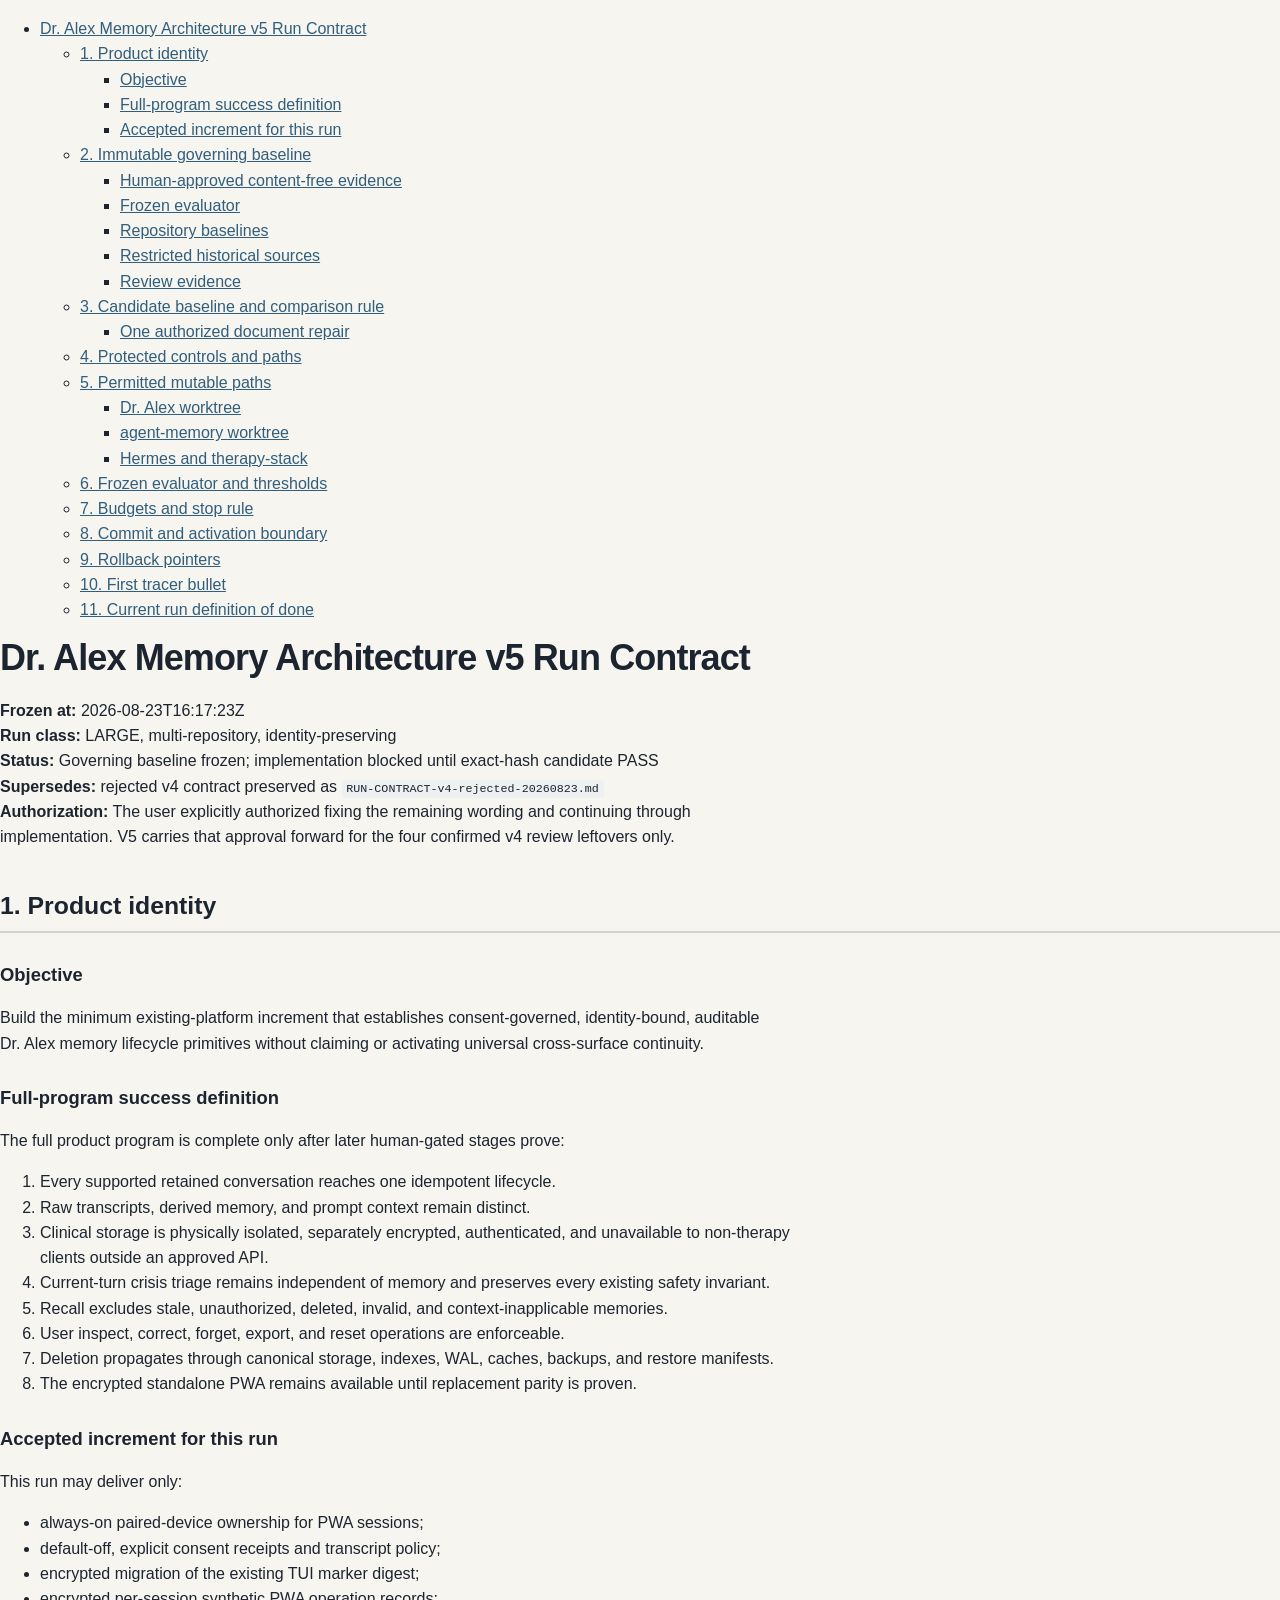
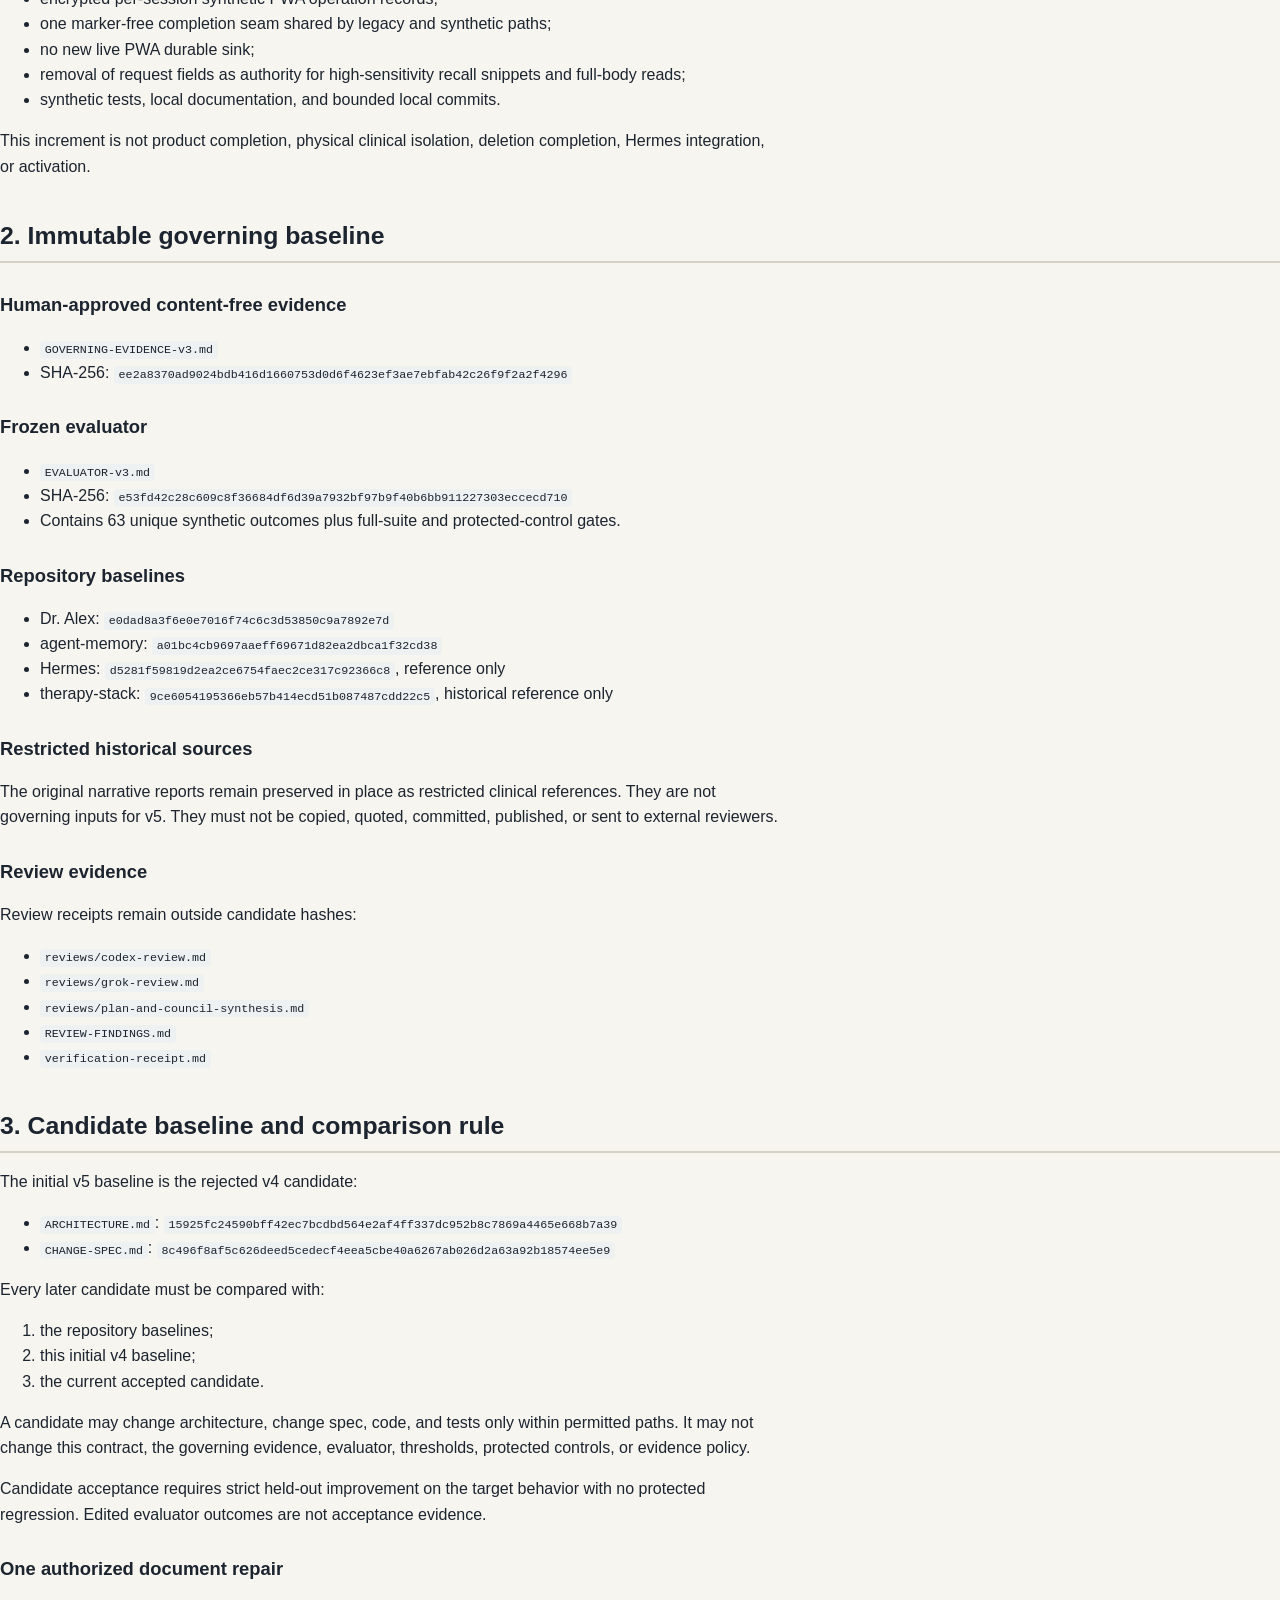
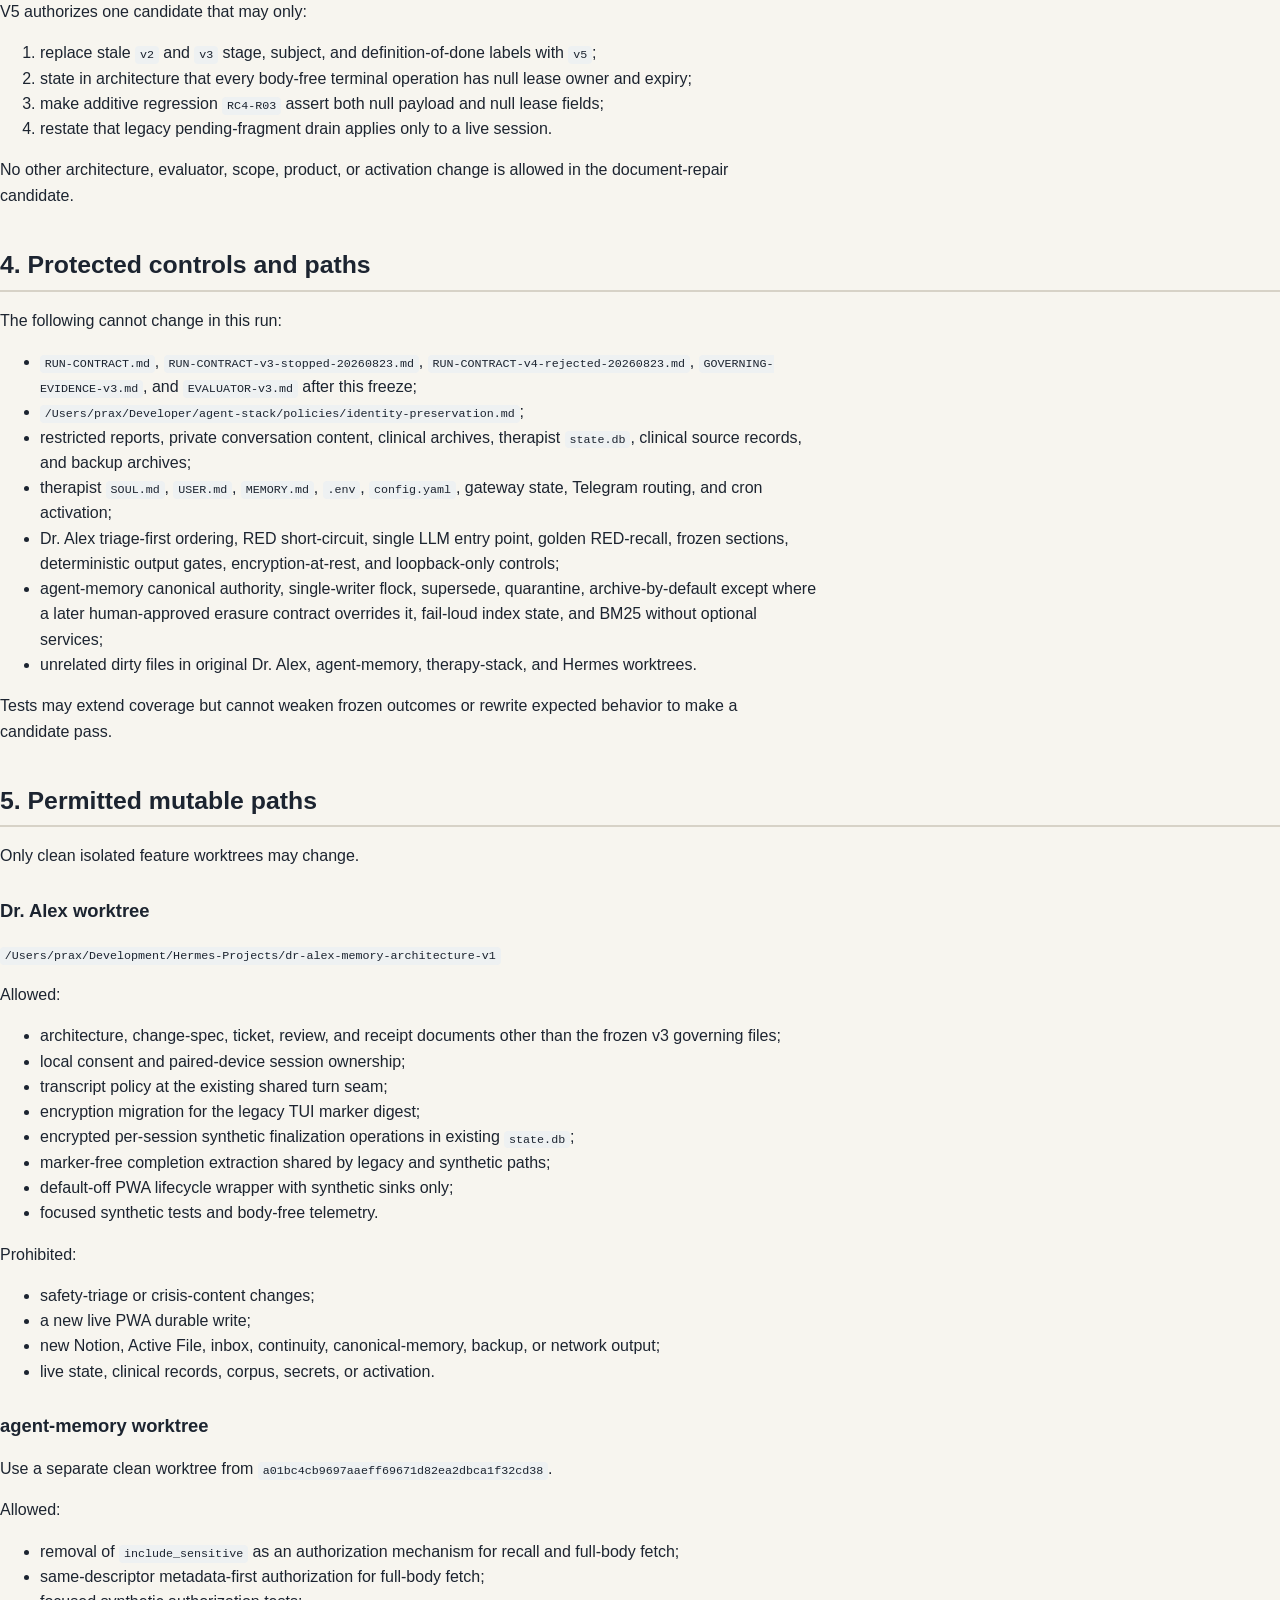
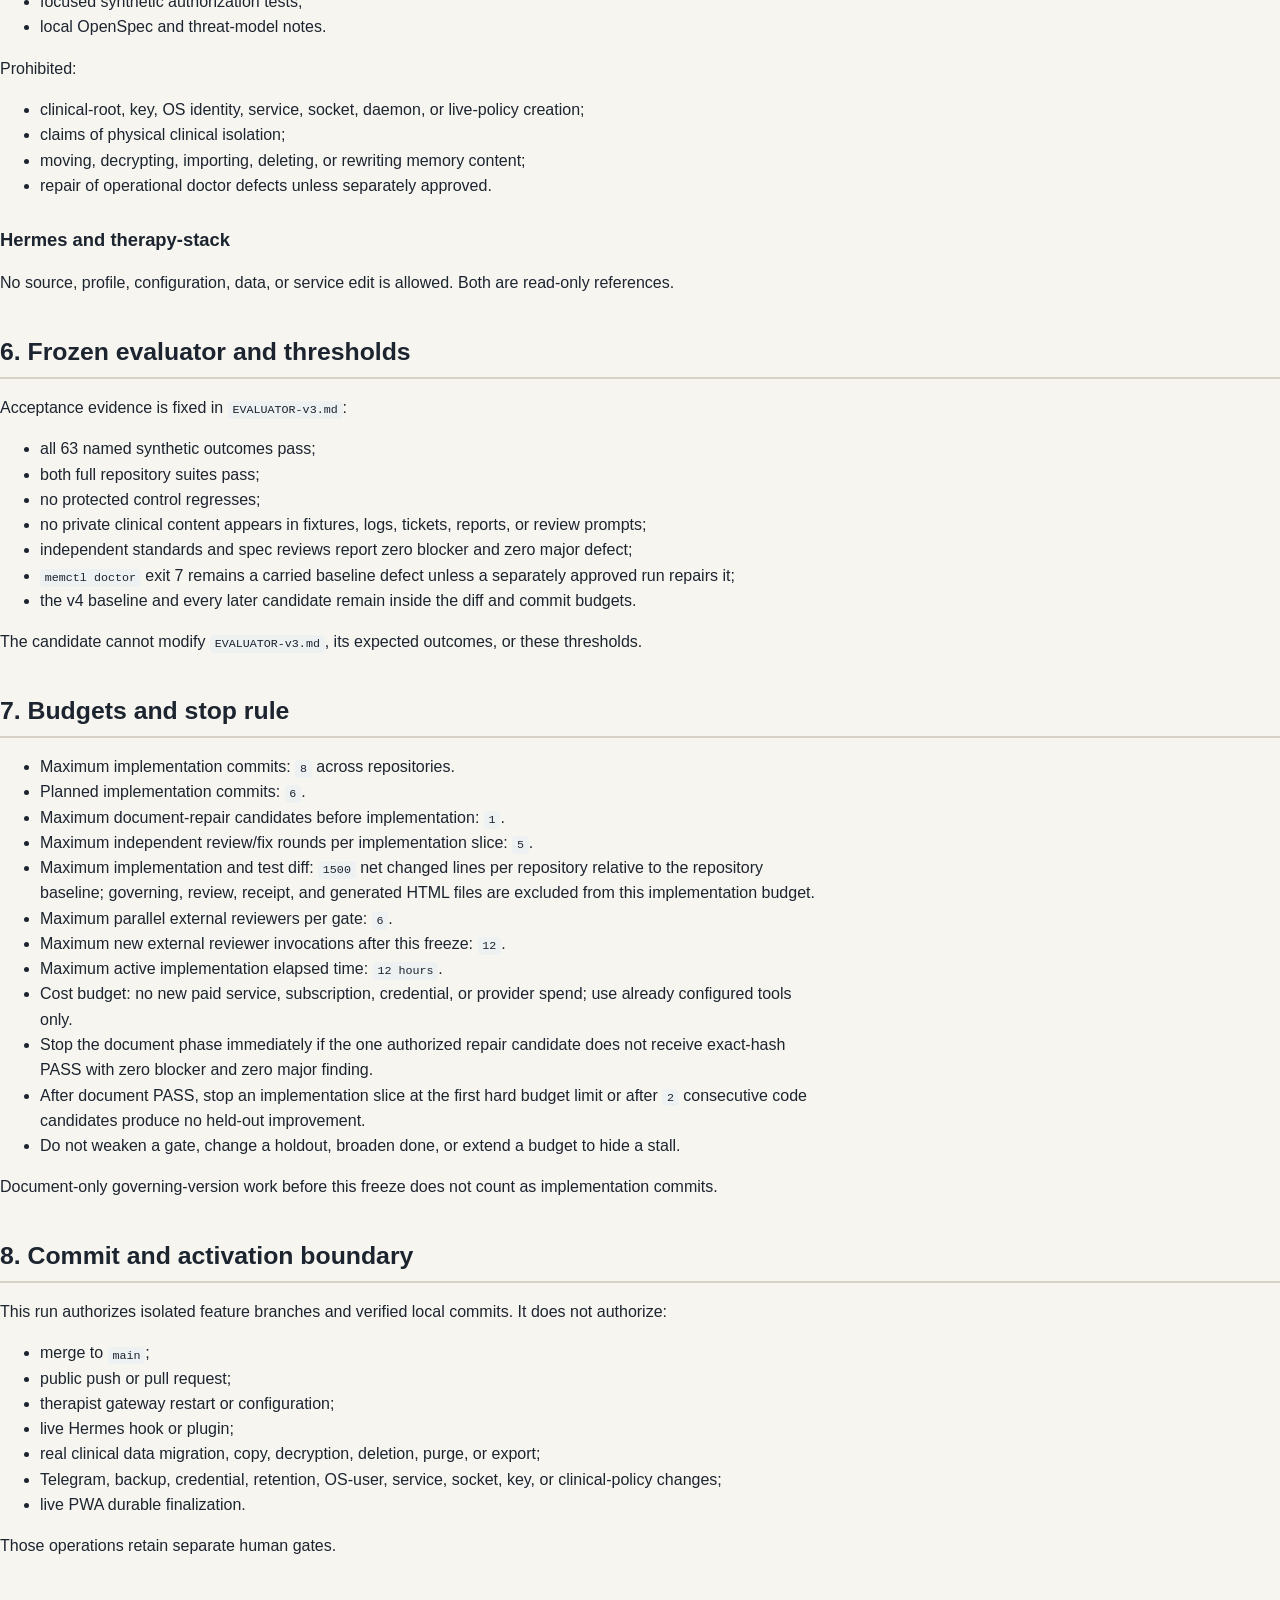
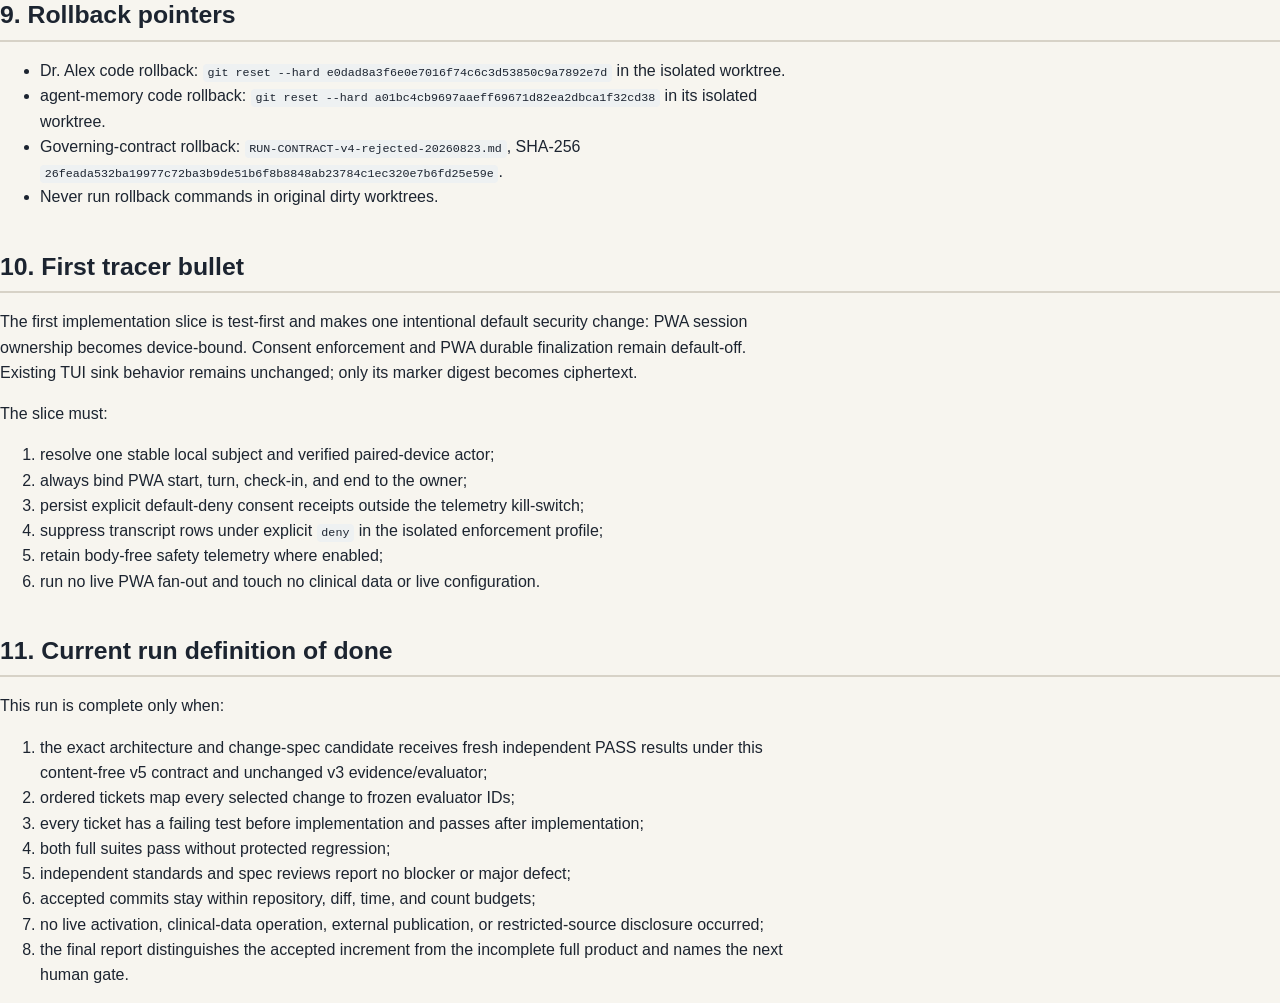
<file: docs/architecture/dr-alex-memory-architecture-v1/RUN-CONTRACT.html>
<!DOCTYPE html>
<html xmlns="http://www.w3.org/1999/xhtml">
<head>
  <meta charset="utf-8" />
  <meta name="generator" content="pandoc 3.10.2" />
  <meta name="viewport" content="width=device-width, initial-scale=1.0, user-scalable=yes" />
  <title>Dr. Alex Memory Architecture v5 Run Contract</title>
  <style>
    /* Default styles provided by pandoc.
    ** See https://pandoc.org/MANUAL.html#variables-for-html for config info.
    */
    span.smallcaps{font-variant: small-caps;}
    div.columns{display: flex; gap: 1.5em;}
    div.column{flex: auto;}
    @media screen {
    div.columns{gap: min(4vw, 1.5em);}
    div.column{overflow-x: auto;}
    }
    div.hanging-indent{margin-left: 1.5em; text-indent: -1.5em;}
    /* The extra [class] is a hack that increases specificity enough to
       override a similar rule in reveal.js */
    ul.task-list[class]{list-style: none;}
    ul.task-list li input[type="checkbox"] {
      font-size: inherit;
      width: 0.8em;
      margin: 0 0.8em 0.2em -1.6em;
      vertical-align: middle;
    }
    .display.math{display: block; text-align: center; margin: 0.5rem auto;}
  </style>
  <link rel="stylesheet" href="spec.css" />
</head>
<body>
<nav id="TOC" role="doc-toc">
<ul>
<li><a href="#dr.-alex-memory-architecture-v5-run-contract"
id="toc-dr.-alex-memory-architecture-v5-run-contract">Dr. Alex Memory
Architecture v5 Run Contract</a>
<ul>
<li><a href="#product-identity" id="toc-product-identity">1. Product
identity</a>
<ul>
<li><a href="#objective" id="toc-objective">Objective</a></li>
<li><a href="#full-program-success-definition"
id="toc-full-program-success-definition">Full-program success
definition</a></li>
<li><a href="#accepted-increment-for-this-run"
id="toc-accepted-increment-for-this-run">Accepted increment for this
run</a></li>
</ul></li>
<li><a href="#immutable-governing-baseline"
id="toc-immutable-governing-baseline">2. Immutable governing
baseline</a>
<ul>
<li><a href="#human-approved-content-free-evidence"
id="toc-human-approved-content-free-evidence">Human-approved
content-free evidence</a></li>
<li><a href="#frozen-evaluator" id="toc-frozen-evaluator">Frozen
evaluator</a></li>
<li><a href="#repository-baselines"
id="toc-repository-baselines">Repository baselines</a></li>
<li><a href="#restricted-historical-sources"
id="toc-restricted-historical-sources">Restricted historical
sources</a></li>
<li><a href="#review-evidence" id="toc-review-evidence">Review
evidence</a></li>
</ul></li>
<li><a href="#candidate-baseline-and-comparison-rule"
id="toc-candidate-baseline-and-comparison-rule">3. Candidate baseline
and comparison rule</a>
<ul>
<li><a href="#one-authorized-document-repair"
id="toc-one-authorized-document-repair">One authorized document
repair</a></li>
</ul></li>
<li><a href="#protected-controls-and-paths"
id="toc-protected-controls-and-paths">4. Protected controls and
paths</a></li>
<li><a href="#permitted-mutable-paths"
id="toc-permitted-mutable-paths">5. Permitted mutable paths</a>
<ul>
<li><a href="#dr.-alex-worktree" id="toc-dr.-alex-worktree">Dr. Alex
worktree</a></li>
<li><a href="#agent-memory-worktree"
id="toc-agent-memory-worktree">agent-memory worktree</a></li>
<li><a href="#hermes-and-therapy-stack"
id="toc-hermes-and-therapy-stack">Hermes and therapy-stack</a></li>
</ul></li>
<li><a href="#frozen-evaluator-and-thresholds"
id="toc-frozen-evaluator-and-thresholds">6. Frozen evaluator and
thresholds</a></li>
<li><a href="#budgets-and-stop-rule" id="toc-budgets-and-stop-rule">7.
Budgets and stop rule</a></li>
<li><a href="#commit-and-activation-boundary"
id="toc-commit-and-activation-boundary">8. Commit and activation
boundary</a></li>
<li><a href="#rollback-pointers" id="toc-rollback-pointers">9. Rollback
pointers</a></li>
<li><a href="#first-tracer-bullet" id="toc-first-tracer-bullet">10.
First tracer bullet</a></li>
<li><a href="#current-run-definition-of-done"
id="toc-current-run-definition-of-done">11. Current run definition of
done</a></li>
</ul></li>
</ul>
</nav>
<h1 id="dr.-alex-memory-architecture-v5-run-contract">Dr. Alex Memory
Architecture v5 Run Contract</h1>
<p><strong>Frozen at:</strong> 2026-08-23T16:17:23Z<br />
<strong>Run class:</strong> LARGE, multi-repository,
identity-preserving<br />
<strong>Status:</strong> Governing baseline frozen; implementation
blocked until exact-hash candidate PASS<br />
<strong>Supersedes:</strong> rejected v4 contract preserved as
<code>RUN-CONTRACT-v4-rejected-20260823.md</code><br />
<strong>Authorization:</strong> The user explicitly authorized fixing
the remaining wording and continuing through implementation. V5 carries
that approval forward for the four confirmed v4 review leftovers
only.</p>
<h2 id="product-identity">1. Product identity</h2>
<h3 id="objective">Objective</h3>
<p>Build the minimum existing-platform increment that establishes
consent-governed, identity-bound, auditable Dr. Alex memory lifecycle
primitives without claiming or activating universal cross-surface
continuity.</p>
<h3 id="full-program-success-definition">Full-program success
definition</h3>
<p>The full product program is complete only after later human-gated
stages prove:</p>
<ol type="1">
<li>Every supported retained conversation reaches one idempotent
lifecycle.</li>
<li>Raw transcripts, derived memory, and prompt context remain
distinct.</li>
<li>Clinical storage is physically isolated, separately encrypted,
authenticated, and unavailable to non-therapy clients outside an
approved API.</li>
<li>Current-turn crisis triage remains independent of memory and
preserves every existing safety invariant.</li>
<li>Recall excludes stale, unauthorized, deleted, invalid, and
context-inapplicable memories.</li>
<li>User inspect, correct, forget, export, and reset operations are
enforceable.</li>
<li>Deletion propagates through canonical storage, indexes, WAL, caches,
backups, and restore manifests.</li>
<li>The encrypted standalone PWA remains available until replacement
parity is proven.</li>
</ol>
<h3 id="accepted-increment-for-this-run">Accepted increment for this
run</h3>
<p>This run may deliver only:</p>
<ul>
<li>always-on paired-device ownership for PWA sessions;</li>
<li>default-off, explicit consent receipts and transcript policy;</li>
<li>encrypted migration of the existing TUI marker digest;</li>
<li>encrypted per-session synthetic PWA operation records;</li>
<li>one marker-free completion seam shared by legacy and synthetic
paths;</li>
<li>no new live PWA durable sink;</li>
<li>removal of request fields as authority for high-sensitivity recall
snippets and full-body reads;</li>
<li>synthetic tests, local documentation, and bounded local
commits.</li>
</ul>
<p>This increment is not product completion, physical clinical
isolation, deletion completion, Hermes integration, or activation.</p>
<h2 id="immutable-governing-baseline">2. Immutable governing
baseline</h2>
<h3 id="human-approved-content-free-evidence">Human-approved
content-free evidence</h3>
<ul>
<li><code>GOVERNING-EVIDENCE-v3.md</code></li>
<li>SHA-256:
<code>ee2a8370ad9024bdb416d1660753d0d6f4623ef3ae7ebfab42c26f9f2a2f4296</code></li>
</ul>
<h3 id="frozen-evaluator">Frozen evaluator</h3>
<ul>
<li><code>EVALUATOR-v3.md</code></li>
<li>SHA-256:
<code>e53fd42c28c609c8f36684df6d39a7932bf97b9f40b6bb911227303eccecd710</code></li>
<li>Contains 63 unique synthetic outcomes plus full-suite and
protected-control gates.</li>
</ul>
<h3 id="repository-baselines">Repository baselines</h3>
<ul>
<li>Dr. Alex: <code>e0dad8a3f6e0e7016f74c6c3d53850c9a7892e7d</code></li>
<li>agent-memory:
<code>a01bc4cb9697aaeff69671d82ea2dbca1f32cd38</code></li>
<li>Hermes: <code>d5281f59819d2ea2ce6754faec2ce317c92366c8</code>,
reference only</li>
<li>therapy-stack:
<code>9ce6054195366eb57b414ecd51b087487cdd22c5</code>, historical
reference only</li>
</ul>
<h3 id="restricted-historical-sources">Restricted historical
sources</h3>
<p>The original narrative reports remain preserved in place as
restricted clinical references. They are not governing inputs for v5.
They must not be copied, quoted, committed, published, or sent to
external reviewers.</p>
<h3 id="review-evidence">Review evidence</h3>
<p>Review receipts remain outside candidate hashes:</p>
<ul>
<li><code>reviews/codex-review.md</code></li>
<li><code>reviews/grok-review.md</code></li>
<li><code>reviews/plan-and-council-synthesis.md</code></li>
<li><code>REVIEW-FINDINGS.md</code></li>
<li><code>verification-receipt.md</code></li>
</ul>
<h2 id="candidate-baseline-and-comparison-rule">3. Candidate baseline
and comparison rule</h2>
<p>The initial v5 baseline is the rejected v4 candidate:</p>
<ul>
<li><code>ARCHITECTURE.md</code>:
<code>15925fc24590bff42ec7bcdbd564e2af4ff337dc952b8c7869a4465e668b7a39</code></li>
<li><code>CHANGE-SPEC.md</code>:
<code>8c496f8af5c626deed5cedecf4eea5cbe40a6267ab026d2a63a92b18574ee5e9</code></li>
</ul>
<p>Every later candidate must be compared with:</p>
<ol type="1">
<li>the repository baselines;</li>
<li>this initial v4 baseline;</li>
<li>the current accepted candidate.</li>
</ol>
<p>A candidate may change architecture, change spec, code, and tests
only within permitted paths. It may not change this contract, the
governing evidence, evaluator, thresholds, protected controls, or
evidence policy.</p>
<p>Candidate acceptance requires strict held-out improvement on the
target behavior with no protected regression. Edited evaluator outcomes
are not acceptance evidence.</p>
<h3 id="one-authorized-document-repair">One authorized document
repair</h3>
<p>V5 authorizes one candidate that may only:</p>
<ol type="1">
<li>replace stale <code>v2</code> and <code>v3</code> stage, subject,
and definition-of-done labels with <code>v5</code>;</li>
<li>state in architecture that every body-free terminal operation has
null lease owner and expiry;</li>
<li>make additive regression <code>RC4-R03</code> assert both null
payload and null lease fields;</li>
<li>restate that legacy pending-fragment drain applies only to a live
session.</li>
</ol>
<p>No other architecture, evaluator, scope, product, or activation
change is allowed in the document-repair candidate.</p>
<h2 id="protected-controls-and-paths">4. Protected controls and
paths</h2>
<p>The following cannot change in this run:</p>
<ul>
<li><code>RUN-CONTRACT.md</code>,
<code>RUN-CONTRACT-v3-stopped-20260823.md</code>,
<code>RUN-CONTRACT-v4-rejected-20260823.md</code>,
<code>GOVERNING-EVIDENCE-v3.md</code>, and <code>EVALUATOR-v3.md</code>
after this freeze;</li>
<li><code>/Users/prax/Developer/agent-stack/policies/identity-preservation.md</code>;</li>
<li>restricted reports, private conversation content, clinical archives,
therapist <code>state.db</code>, clinical source records, and backup
archives;</li>
<li>therapist <code>SOUL.md</code>, <code>USER.md</code>,
<code>MEMORY.md</code>, <code>.env</code>, <code>config.yaml</code>,
gateway state, Telegram routing, and cron activation;</li>
<li>Dr. Alex triage-first ordering, RED short-circuit, single LLM entry
point, golden RED-recall, frozen sections, deterministic output gates,
encryption-at-rest, and loopback-only controls;</li>
<li>agent-memory canonical authority, single-writer flock, supersede,
quarantine, archive-by-default except where a later human-approved
erasure contract overrides it, fail-loud index state, and BM25 without
optional services;</li>
<li>unrelated dirty files in original Dr. Alex, agent-memory,
therapy-stack, and Hermes worktrees.</li>
</ul>
<p>Tests may extend coverage but cannot weaken frozen outcomes or
rewrite expected behavior to make a candidate pass.</p>
<h2 id="permitted-mutable-paths">5. Permitted mutable paths</h2>
<p>Only clean isolated feature worktrees may change.</p>
<h3 id="dr.-alex-worktree">Dr. Alex worktree</h3>
<p><code>/Users/prax/Development/Hermes-Projects/dr-alex-memory-architecture-v1</code></p>
<p>Allowed:</p>
<ul>
<li>architecture, change-spec, ticket, review, and receipt documents
other than the frozen v3 governing files;</li>
<li>local consent and paired-device session ownership;</li>
<li>transcript policy at the existing shared turn seam;</li>
<li>encryption migration for the legacy TUI marker digest;</li>
<li>encrypted per-session synthetic finalization operations in existing
<code>state.db</code>;</li>
<li>marker-free completion extraction shared by legacy and synthetic
paths;</li>
<li>default-off PWA lifecycle wrapper with synthetic sinks only;</li>
<li>focused synthetic tests and body-free telemetry.</li>
</ul>
<p>Prohibited:</p>
<ul>
<li>safety-triage or crisis-content changes;</li>
<li>a new live PWA durable write;</li>
<li>new Notion, Active File, inbox, continuity, canonical-memory,
backup, or network output;</li>
<li>live state, clinical records, corpus, secrets, or activation.</li>
</ul>
<h3 id="agent-memory-worktree">agent-memory worktree</h3>
<p>Use a separate clean worktree from
<code>a01bc4cb9697aaeff69671d82ea2dbca1f32cd38</code>.</p>
<p>Allowed:</p>
<ul>
<li>removal of <code>include_sensitive</code> as an authorization
mechanism for recall and full-body fetch;</li>
<li>same-descriptor metadata-first authorization for full-body
fetch;</li>
<li>focused synthetic authorization tests;</li>
<li>local OpenSpec and threat-model notes.</li>
</ul>
<p>Prohibited:</p>
<ul>
<li>clinical-root, key, OS identity, service, socket, daemon, or
live-policy creation;</li>
<li>claims of physical clinical isolation;</li>
<li>moving, decrypting, importing, deleting, or rewriting memory
content;</li>
<li>repair of operational doctor defects unless separately
approved.</li>
</ul>
<h3 id="hermes-and-therapy-stack">Hermes and therapy-stack</h3>
<p>No source, profile, configuration, data, or service edit is allowed.
Both are read-only references.</p>
<h2 id="frozen-evaluator-and-thresholds">6. Frozen evaluator and
thresholds</h2>
<p>Acceptance evidence is fixed in <code>EVALUATOR-v3.md</code>:</p>
<ul>
<li>all 63 named synthetic outcomes pass;</li>
<li>both full repository suites pass;</li>
<li>no protected control regresses;</li>
<li>no private clinical content appears in fixtures, logs, tickets,
reports, or review prompts;</li>
<li>independent standards and spec reviews report zero blocker and zero
major defect;</li>
<li><code>memctl doctor</code> exit 7 remains a carried baseline defect
unless a separately approved run repairs it;</li>
<li>the v4 baseline and every later candidate remain inside the diff and
commit budgets.</li>
</ul>
<p>The candidate cannot modify <code>EVALUATOR-v3.md</code>, its
expected outcomes, or these thresholds.</p>
<h2 id="budgets-and-stop-rule">7. Budgets and stop rule</h2>
<ul>
<li>Maximum implementation commits: <code>8</code> across
repositories.</li>
<li>Planned implementation commits: <code>6</code>.</li>
<li>Maximum document-repair candidates before implementation:
<code>1</code>.</li>
<li>Maximum independent review/fix rounds per implementation slice:
<code>5</code>.</li>
<li>Maximum implementation and test diff: <code>1500</code> net changed
lines per repository relative to the repository baseline; governing,
review, receipt, and generated HTML files are excluded from this
implementation budget.</li>
<li>Maximum parallel external reviewers per gate: <code>6</code>.</li>
<li>Maximum new external reviewer invocations after this freeze:
<code>12</code>.</li>
<li>Maximum active implementation elapsed time:
<code>12 hours</code>.</li>
<li>Cost budget: no new paid service, subscription, credential, or
provider spend; use already configured tools only.</li>
<li>Stop the document phase immediately if the one authorized repair
candidate does not receive exact-hash PASS with zero blocker and zero
major finding.</li>
<li>After document PASS, stop an implementation slice at the first hard
budget limit or after <code>2</code> consecutive code candidates produce
no held-out improvement.</li>
<li>Do not weaken a gate, change a holdout, broaden done, or extend a
budget to hide a stall.</li>
</ul>
<p>Document-only governing-version work before this freeze does not
count as implementation commits.</p>
<h2 id="commit-and-activation-boundary">8. Commit and activation
boundary</h2>
<p>This run authorizes isolated feature branches and verified local
commits. It does not authorize:</p>
<ul>
<li>merge to <code>main</code>;</li>
<li>public push or pull request;</li>
<li>therapist gateway restart or configuration;</li>
<li>live Hermes hook or plugin;</li>
<li>real clinical data migration, copy, decryption, deletion, purge, or
export;</li>
<li>Telegram, backup, credential, retention, OS-user, service, socket,
key, or clinical-policy changes;</li>
<li>live PWA durable finalization.</li>
</ul>
<p>Those operations retain separate human gates.</p>
<h2 id="rollback-pointers">9. Rollback pointers</h2>
<ul>
<li>Dr. Alex code rollback:
<code>git reset --hard e0dad8a3f6e0e7016f74c6c3d53850c9a7892e7d</code>
in the isolated worktree.</li>
<li>agent-memory code rollback:
<code>git reset --hard a01bc4cb9697aaeff69671d82ea2dbca1f32cd38</code>
in its isolated worktree.</li>
<li>Governing-contract rollback:
<code>RUN-CONTRACT-v4-rejected-20260823.md</code>, SHA-256
<code>26feada532ba19977c72ba3b9de51b6f8b8848ab23784c1ec320e7b6fd25e59e</code>.</li>
<li>Never run rollback commands in original dirty worktrees.</li>
</ul>
<h2 id="first-tracer-bullet">10. First tracer bullet</h2>
<p>The first implementation slice is test-first and makes one
intentional default security change: PWA session ownership becomes
device-bound. Consent enforcement and PWA durable finalization remain
default-off. Existing TUI sink behavior remains unchanged; only its
marker digest becomes ciphertext.</p>
<p>The slice must:</p>
<ol type="1">
<li>resolve one stable local subject and verified paired-device
actor;</li>
<li>always bind PWA start, turn, check-in, and end to the owner;</li>
<li>persist explicit default-deny consent receipts outside the telemetry
kill-switch;</li>
<li>suppress transcript rows under explicit <code>deny</code> in the
isolated enforcement profile;</li>
<li>retain body-free safety telemetry where enabled;</li>
<li>run no live PWA fan-out and touch no clinical data or live
configuration.</li>
</ol>
<h2 id="current-run-definition-of-done">11. Current run definition of
done</h2>
<p>This run is complete only when:</p>
<ol type="1">
<li>the exact architecture and change-spec candidate receives fresh
independent PASS results under this content-free v5 contract and
unchanged v3 evidence/evaluator;</li>
<li>ordered tickets map every selected change to frozen evaluator
IDs;</li>
<li>every ticket has a failing test before implementation and passes
after implementation;</li>
<li>both full suites pass without protected regression;</li>
<li>independent standards and spec reviews report no blocker or major
defect;</li>
<li>accepted commits stay within repository, diff, time, and count
budgets;</li>
<li>no live activation, clinical-data operation, external publication,
or restricted-source disclosure occurred;</li>
<li>the final report distinguishes the accepted increment from the
incomplete full product and names the next human gate.</li>
</ol>
</body>
</html>
</file>
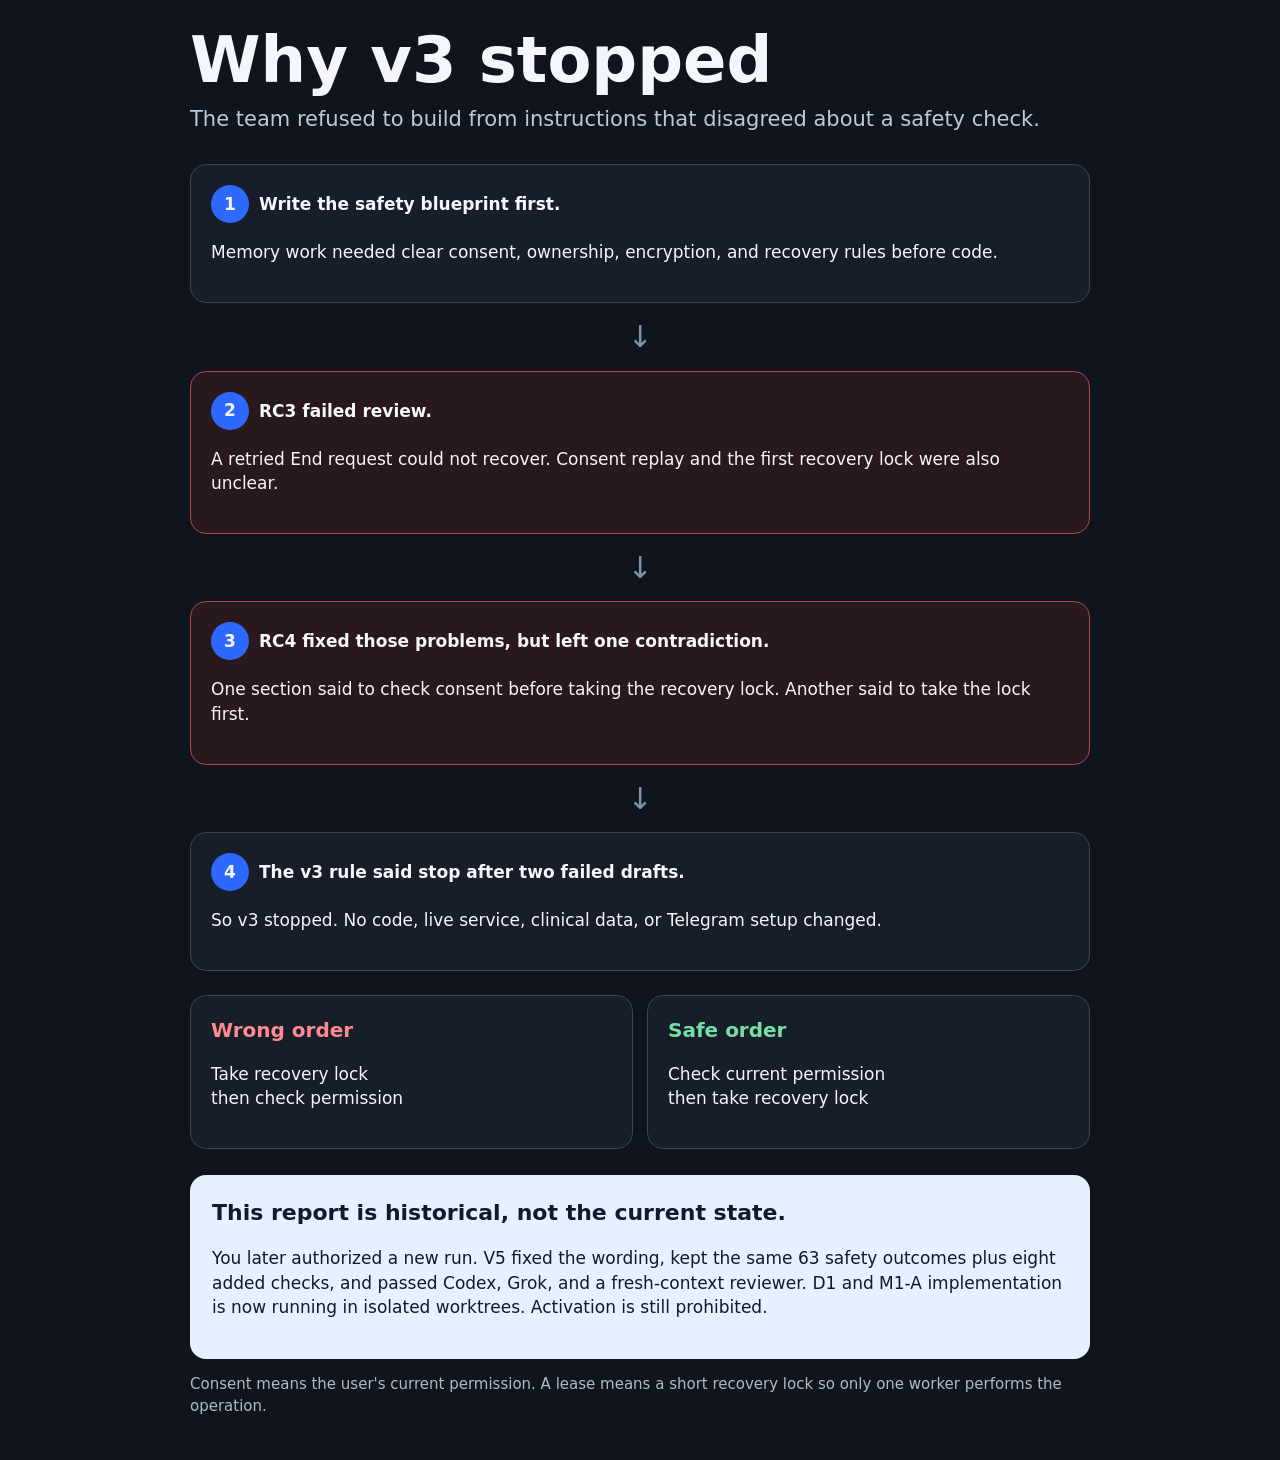
<file: docs/architecture/dr-alex-memory-architecture-v1/V3-STALL-REPORT-ELI5.html>
<!doctype html>
<html lang="en">
<head>
<meta charset="utf-8">
<meta name="viewport" content="width=device-width,initial-scale=1">
<title>Why v3 stopped</title>
<style>
:root{color-scheme:light dark}*{box-sizing:border-box}body{margin:0;padding:28px;font:17px/1.45 system-ui,-apple-system,sans-serif;background:#10141d;color:#f4f6fb}main{max-width:900px;margin:auto}h1{font-size:clamp(32px,6vw,64px);line-height:1;margin:0 0 12px}h2{font-size:24px;margin:0 0 10px}.lead{font-size:21px;color:#bdc8da;margin:0 0 30px}.flow{display:grid;grid-template-columns:1fr;gap:12px}.card{border:1px solid #39445a;border-radius:16px;padding:20px;background:#171d29}.num{display:inline-grid;place-items:center;width:38px;height:38px;border-radius:50%;background:#2e69ff;font-weight:800;margin-right:10px}.arrow{text-align:center;font-size:30px;color:#7f91ad}.fail{border-color:#a94852;background:#29191d}.pass{border-color:#2c9665;background:#14251d}.tiny{color:#aeb9ca;font-size:15px}.compare{display:grid;grid-template-columns:1fr 1fr;gap:14px;margin-top:24px}.label{font-weight:800;font-size:20px}.bad{color:#ff8b92}.good{color:#76dfa6}.bottom{margin-top:26px;padding:22px;border-radius:16px;background:#e7f0ff;color:#101a2c}.bottom strong{font-size:22px}@media(max-width:650px){body{padding:18px}.compare{grid-template-columns:1fr}}
</style>
</head>
<body><main>
<h1>Why v3 stopped</h1>
<p class="lead">The team refused to build from instructions that disagreed about a safety check.</p>

<section class="flow">
  <div class="card"><span class="num">1</span><strong>Write the safety blueprint first.</strong><p>Memory work needed clear consent, ownership, encryption, and recovery rules before code.</p></div>
  <div class="arrow">↓</div>
  <div class="card fail"><span class="num">2</span><strong>RC3 failed review.</strong><p>A retried End request could not recover. Consent replay and the first recovery lock were also unclear.</p></div>
  <div class="arrow">↓</div>
  <div class="card fail"><span class="num">3</span><strong>RC4 fixed those problems, but left one contradiction.</strong><p>One section said to check consent before taking the recovery lock. Another said to take the lock first.</p></div>
  <div class="arrow">↓</div>
  <div class="card"><span class="num">4</span><strong>The v3 rule said stop after two failed drafts.</strong><p>So v3 stopped. No code, live service, clinical data, or Telegram setup changed.</p></div>
</section>

<div class="compare">
  <div class="card"><div class="label bad">Wrong order</div><p>Take recovery lock<br>then check permission</p></div>
  <div class="card"><div class="label good">Safe order</div><p>Check current permission<br>then take recovery lock</p></div>
</div>

<section class="bottom">
  <strong>This report is historical, not the current state.</strong>
  <p>You later authorized a new run. V5 fixed the wording, kept the same 63 safety outcomes plus eight added checks, and passed Codex, Grok, and a fresh-context reviewer. D1 and M1-A implementation is now running in isolated worktrees. Activation is still prohibited.</p>
</section>

<p class="tiny">Consent means the user's current permission. A lease means a short recovery lock so only one worker performs the operation.</p>
</main></body></html>
</file>
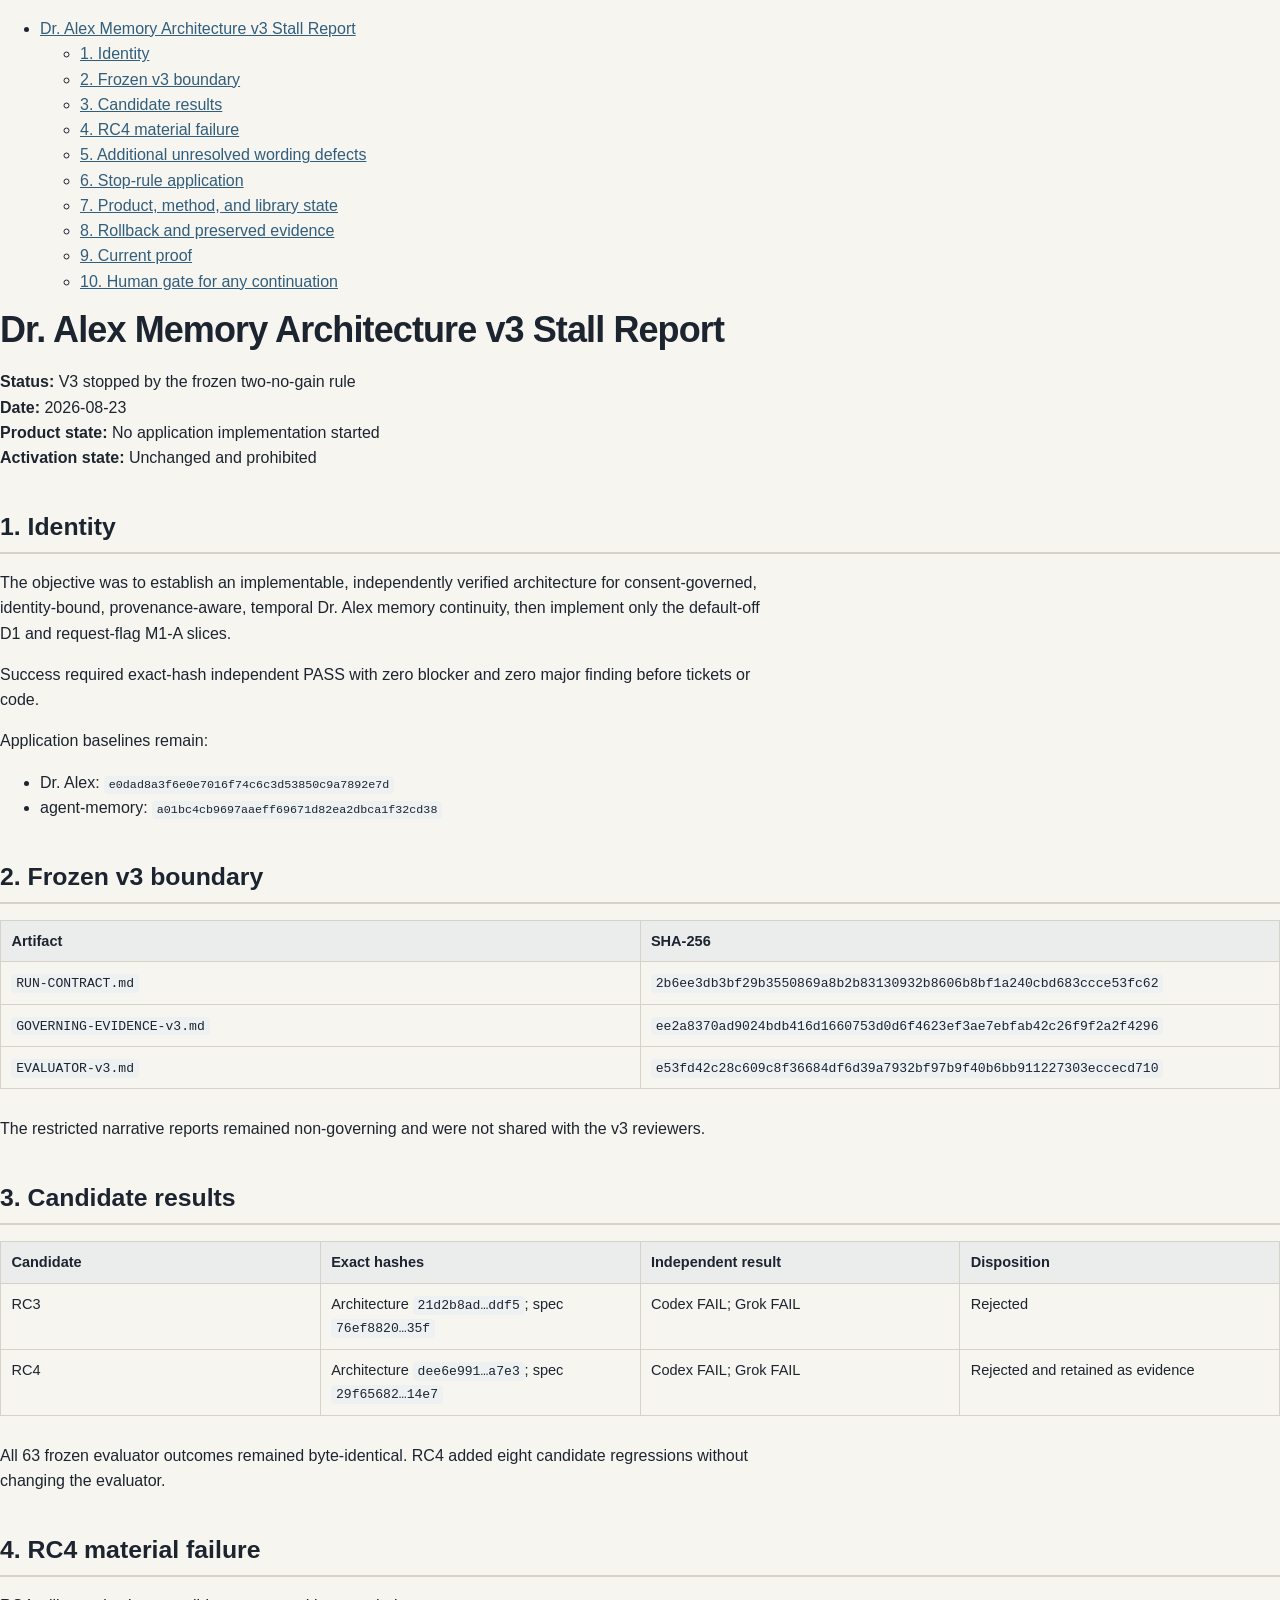
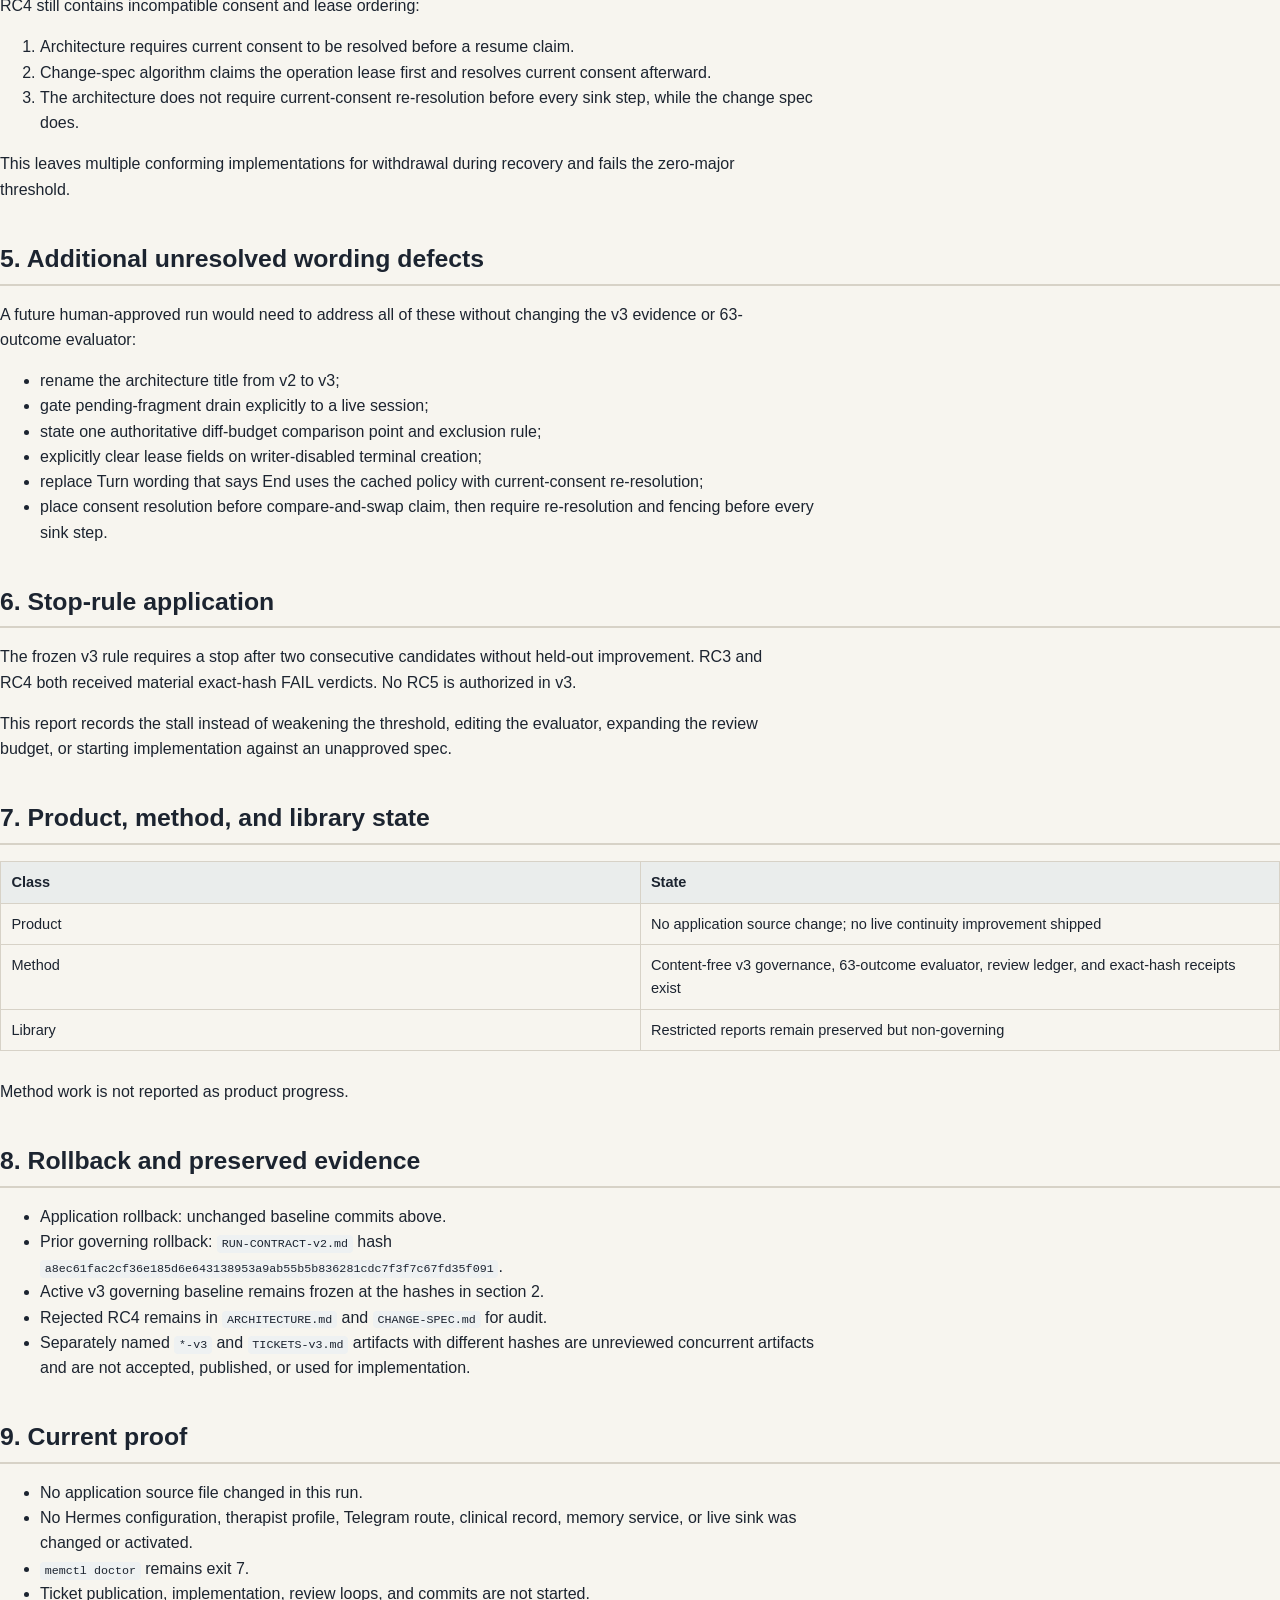
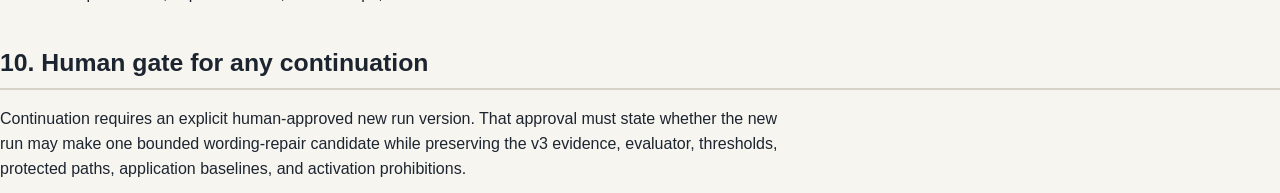
<file: docs/architecture/dr-alex-memory-architecture-v1/V3-STALL-REPORT.html>
<!DOCTYPE html>
<html xmlns="http://www.w3.org/1999/xhtml">
<head>
  <meta charset="utf-8" />
  <meta name="generator" content="pandoc 3.10.2" />
  <meta name="viewport" content="width=device-width, initial-scale=1.0, user-scalable=yes" />
  <title>Dr. Alex Memory Architecture v3 Stall Report</title>
  <style>
    /* Default styles provided by pandoc.
    ** See https://pandoc.org/MANUAL.html#variables-for-html for config info.
    */
    span.smallcaps{font-variant: small-caps;}
    div.columns{display: flex; gap: 1.5em;}
    div.column{flex: auto;}
    @media screen {
    div.columns{gap: min(4vw, 1.5em);}
    div.column{overflow-x: auto;}
    }
    div.hanging-indent{margin-left: 1.5em; text-indent: -1.5em;}
    /* The extra [class] is a hack that increases specificity enough to
       override a similar rule in reveal.js */
    ul.task-list[class]{list-style: none;}
    ul.task-list li input[type="checkbox"] {
      font-size: inherit;
      width: 0.8em;
      margin: 0 0.8em 0.2em -1.6em;
      vertical-align: middle;
    }
    .display.math{display: block; text-align: center; margin: 0.5rem auto;}
  </style>
  <link rel="stylesheet" href="spec.css" />
</head>
<body>
<nav id="TOC" role="doc-toc">
<ul>
<li><a href="#dr.-alex-memory-architecture-v3-stall-report"
id="toc-dr.-alex-memory-architecture-v3-stall-report">Dr. Alex Memory
Architecture v3 Stall Report</a>
<ul>
<li><a href="#identity" id="toc-identity">1. Identity</a></li>
<li><a href="#frozen-v3-boundary" id="toc-frozen-v3-boundary">2. Frozen
v3 boundary</a></li>
<li><a href="#candidate-results" id="toc-candidate-results">3. Candidate
results</a></li>
<li><a href="#rc4-material-failure" id="toc-rc4-material-failure">4. RC4
material failure</a></li>
<li><a href="#additional-unresolved-wording-defects"
id="toc-additional-unresolved-wording-defects">5. Additional unresolved
wording defects</a></li>
<li><a href="#stop-rule-application" id="toc-stop-rule-application">6.
Stop-rule application</a></li>
<li><a href="#product-method-and-library-state"
id="toc-product-method-and-library-state">7. Product, method, and
library state</a></li>
<li><a href="#rollback-and-preserved-evidence"
id="toc-rollback-and-preserved-evidence">8. Rollback and preserved
evidence</a></li>
<li><a href="#current-proof" id="toc-current-proof">9. Current
proof</a></li>
<li><a href="#human-gate-for-any-continuation"
id="toc-human-gate-for-any-continuation">10. Human gate for any
continuation</a></li>
</ul></li>
</ul>
</nav>
<h1 id="dr.-alex-memory-architecture-v3-stall-report">Dr. Alex Memory
Architecture v3 Stall Report</h1>
<p><strong>Status:</strong> V3 stopped by the frozen two-no-gain
rule<br />
<strong>Date:</strong> 2026-08-23<br />
<strong>Product state:</strong> No application implementation
started<br />
<strong>Activation state:</strong> Unchanged and prohibited</p>
<h2 id="identity">1. Identity</h2>
<p>The objective was to establish an implementable, independently
verified architecture for consent-governed, identity-bound,
provenance-aware, temporal Dr. Alex memory continuity, then implement
only the default-off D1 and request-flag M1-A slices.</p>
<p>Success required exact-hash independent PASS with zero blocker and
zero major finding before tickets or code.</p>
<p>Application baselines remain:</p>
<ul>
<li>Dr. Alex: <code>e0dad8a3f6e0e7016f74c6c3d53850c9a7892e7d</code></li>
<li>agent-memory:
<code>a01bc4cb9697aaeff69671d82ea2dbca1f32cd38</code></li>
</ul>
<h2 id="frozen-v3-boundary">2. Frozen v3 boundary</h2>
<table>
<colgroup>
<col style="width: 50%" />
<col style="width: 50%" />
</colgroup>
<thead>
<tr>
<th>Artifact</th>
<th>SHA-256</th>
</tr>
</thead>
<tbody>
<tr>
<td><code>RUN-CONTRACT.md</code></td>
<td><code>2b6ee3db3bf29b3550869a8b2b83130932b8606b8bf1a240cbd683ccce53fc62</code></td>
</tr>
<tr>
<td><code>GOVERNING-EVIDENCE-v3.md</code></td>
<td><code>ee2a8370ad9024bdb416d1660753d0d6f4623ef3ae7ebfab42c26f9f2a2f4296</code></td>
</tr>
<tr>
<td><code>EVALUATOR-v3.md</code></td>
<td><code>e53fd42c28c609c8f36684df6d39a7932bf97b9f40b6bb911227303eccecd710</code></td>
</tr>
</tbody>
</table>
<p>The restricted narrative reports remained non-governing and were not
shared with the v3 reviewers.</p>
<h2 id="candidate-results">3. Candidate results</h2>
<table>
<colgroup>
<col style="width: 25%" />
<col style="width: 25%" />
<col style="width: 25%" />
<col style="width: 25%" />
</colgroup>
<thead>
<tr>
<th>Candidate</th>
<th>Exact hashes</th>
<th>Independent result</th>
<th>Disposition</th>
</tr>
</thead>
<tbody>
<tr>
<td>RC3</td>
<td>Architecture <code>21d2b8ad…ddf5</code>; spec
<code>76ef8820…35f</code></td>
<td>Codex FAIL; Grok FAIL</td>
<td>Rejected</td>
</tr>
<tr>
<td>RC4</td>
<td>Architecture <code>dee6e991…a7e3</code>; spec
<code>29f65682…14e7</code></td>
<td>Codex FAIL; Grok FAIL</td>
<td>Rejected and retained as evidence</td>
</tr>
</tbody>
</table>
<p>All 63 frozen evaluator outcomes remained byte-identical. RC4 added
eight candidate regressions without changing the evaluator.</p>
<h2 id="rc4-material-failure">4. RC4 material failure</h2>
<p>RC4 still contains incompatible consent and lease ordering:</p>
<ol type="1">
<li>Architecture requires current consent to be resolved before a resume
claim.</li>
<li>Change-spec algorithm claims the operation lease first and resolves
current consent afterward.</li>
<li>The architecture does not require current-consent re-resolution
before every sink step, while the change spec does.</li>
</ol>
<p>This leaves multiple conforming implementations for withdrawal during
recovery and fails the zero-major threshold.</p>
<h2 id="additional-unresolved-wording-defects">5. Additional unresolved
wording defects</h2>
<p>A future human-approved run would need to address all of these
without changing the v3 evidence or 63-outcome evaluator:</p>
<ul>
<li>rename the architecture title from v2 to v3;</li>
<li>gate pending-fragment drain explicitly to a live session;</li>
<li>state one authoritative diff-budget comparison point and exclusion
rule;</li>
<li>explicitly clear lease fields on writer-disabled terminal
creation;</li>
<li>replace Turn wording that says End uses the cached policy with
current-consent re-resolution;</li>
<li>place consent resolution before compare-and-swap claim, then require
re-resolution and fencing before every sink step.</li>
</ul>
<h2 id="stop-rule-application">6. Stop-rule application</h2>
<p>The frozen v3 rule requires a stop after two consecutive candidates
without held-out improvement. RC3 and RC4 both received material
exact-hash FAIL verdicts. No RC5 is authorized in v3.</p>
<p>This report records the stall instead of weakening the threshold,
editing the evaluator, expanding the review budget, or starting
implementation against an unapproved spec.</p>
<h2 id="product-method-and-library-state">7. Product, method, and
library state</h2>
<table>
<colgroup>
<col style="width: 50%" />
<col style="width: 50%" />
</colgroup>
<thead>
<tr>
<th>Class</th>
<th>State</th>
</tr>
</thead>
<tbody>
<tr>
<td>Product</td>
<td>No application source change; no live continuity improvement
shipped</td>
</tr>
<tr>
<td>Method</td>
<td>Content-free v3 governance, 63-outcome evaluator, review ledger, and
exact-hash receipts exist</td>
</tr>
<tr>
<td>Library</td>
<td>Restricted reports remain preserved but non-governing</td>
</tr>
</tbody>
</table>
<p>Method work is not reported as product progress.</p>
<h2 id="rollback-and-preserved-evidence">8. Rollback and preserved
evidence</h2>
<ul>
<li>Application rollback: unchanged baseline commits above.</li>
<li>Prior governing rollback: <code>RUN-CONTRACT-v2.md</code> hash
<code>a8ec61fac2cf36e185d6e643138953a9ab55b5b836281cdc7f3f7c67fd35f091</code>.</li>
<li>Active v3 governing baseline remains frozen at the hashes in section
2.</li>
<li>Rejected RC4 remains in <code>ARCHITECTURE.md</code> and
<code>CHANGE-SPEC.md</code> for audit.</li>
<li>Separately named <code>*-v3</code> and <code>TICKETS-v3.md</code>
artifacts with different hashes are unreviewed concurrent artifacts and
are not accepted, published, or used for implementation.</li>
</ul>
<h2 id="current-proof">9. Current proof</h2>
<ul>
<li>No application source file changed in this run.</li>
<li>No Hermes configuration, therapist profile, Telegram route, clinical
record, memory service, or live sink was changed or activated.</li>
<li><code>memctl doctor</code> remains exit 7.</li>
<li>Ticket publication, implementation, review loops, and commits are
not started.</li>
</ul>
<h2 id="human-gate-for-any-continuation">10. Human gate for any
continuation</h2>
<p>Continuation requires an explicit human-approved new run version.
That approval must state whether the new run may make one bounded
wording-repair candidate while preserving the v3 evidence, evaluator,
thresholds, protected paths, application baselines, and activation
prohibitions.</p>
</body>
</html>
</file>
<file: docs/architecture/dr-alex-memory-architecture-v1/spec.css>
:root{color-scheme:light dark;--bg:#f7f5ef;--paper:#fffdf8;--ink:#1c2430;--muted:#5d6672;--line:#d7d2c7;--accent:#315e7d;--code:#eef1f2;--warn:#8a4b15}*{box-sizing:border-box}body{margin:0;background:var(--bg);color:var(--ink);font-family:-apple-system,BlinkMacSystemFont,"Segoe UI",sans-serif;line-height:1.58}main{max-width:1040px;margin:0 auto;padding:52px 64px 90px;background:var(--paper);min-height:100vh}h1{font-size:2.25rem;line-height:1.12;margin:.2rem 0 1.2rem;letter-spacing:-.025em}h2{font-size:1.55rem;margin:2.3rem 0 .7rem;padding-bottom:.35rem;border-bottom:2px solid var(--line)}h3{font-size:1.15rem;margin:1.7rem 0 .55rem}p,li{max-width:88ch}a{color:var(--accent)}table{width:100%;border-collapse:collapse;margin:1rem 0 1.7rem;font-size:.91rem}th,td{border:1px solid var(--line);padding:.55rem .65rem;vertical-align:top;text-align:left}th{background:color-mix(in srgb,var(--accent) 10%,var(--paper));font-weight:650}code{background:var(--code);padding:.12rem .3rem;border-radius:4px;font-size:.9em}pre{background:#17212b;color:#edf4f7;padding:1rem 1.15rem;border-radius:7px;overflow:auto;line-height:1.45}pre code{background:transparent;padding:0}blockquote{border-left:4px solid var(--accent);margin:1rem 0;padding:.2rem 1rem;color:var(--muted)}hr{border:0;border-top:1px solid var(--line);margin:2rem 0}@media(max-width:760px){main{padding:30px 20px}table{display:block;overflow-x:auto}h1{font-size:1.8rem}}@media(prefers-color-scheme:dark){:root{--bg:#101418;--paper:#171c21;--ink:#e8edf1;--muted:#aeb8c1;--line:#3b444c;--accent:#8bc2e2;--code:#242c33}pre{background:#0c1115}}@media print{body{background:#fff;color:#111}main{max-width:none;padding:0;background:#fff}a{color:#111;text-decoration:none}h2{break-after:avoid}table,pre{break-inside:avoid}}
</file>
